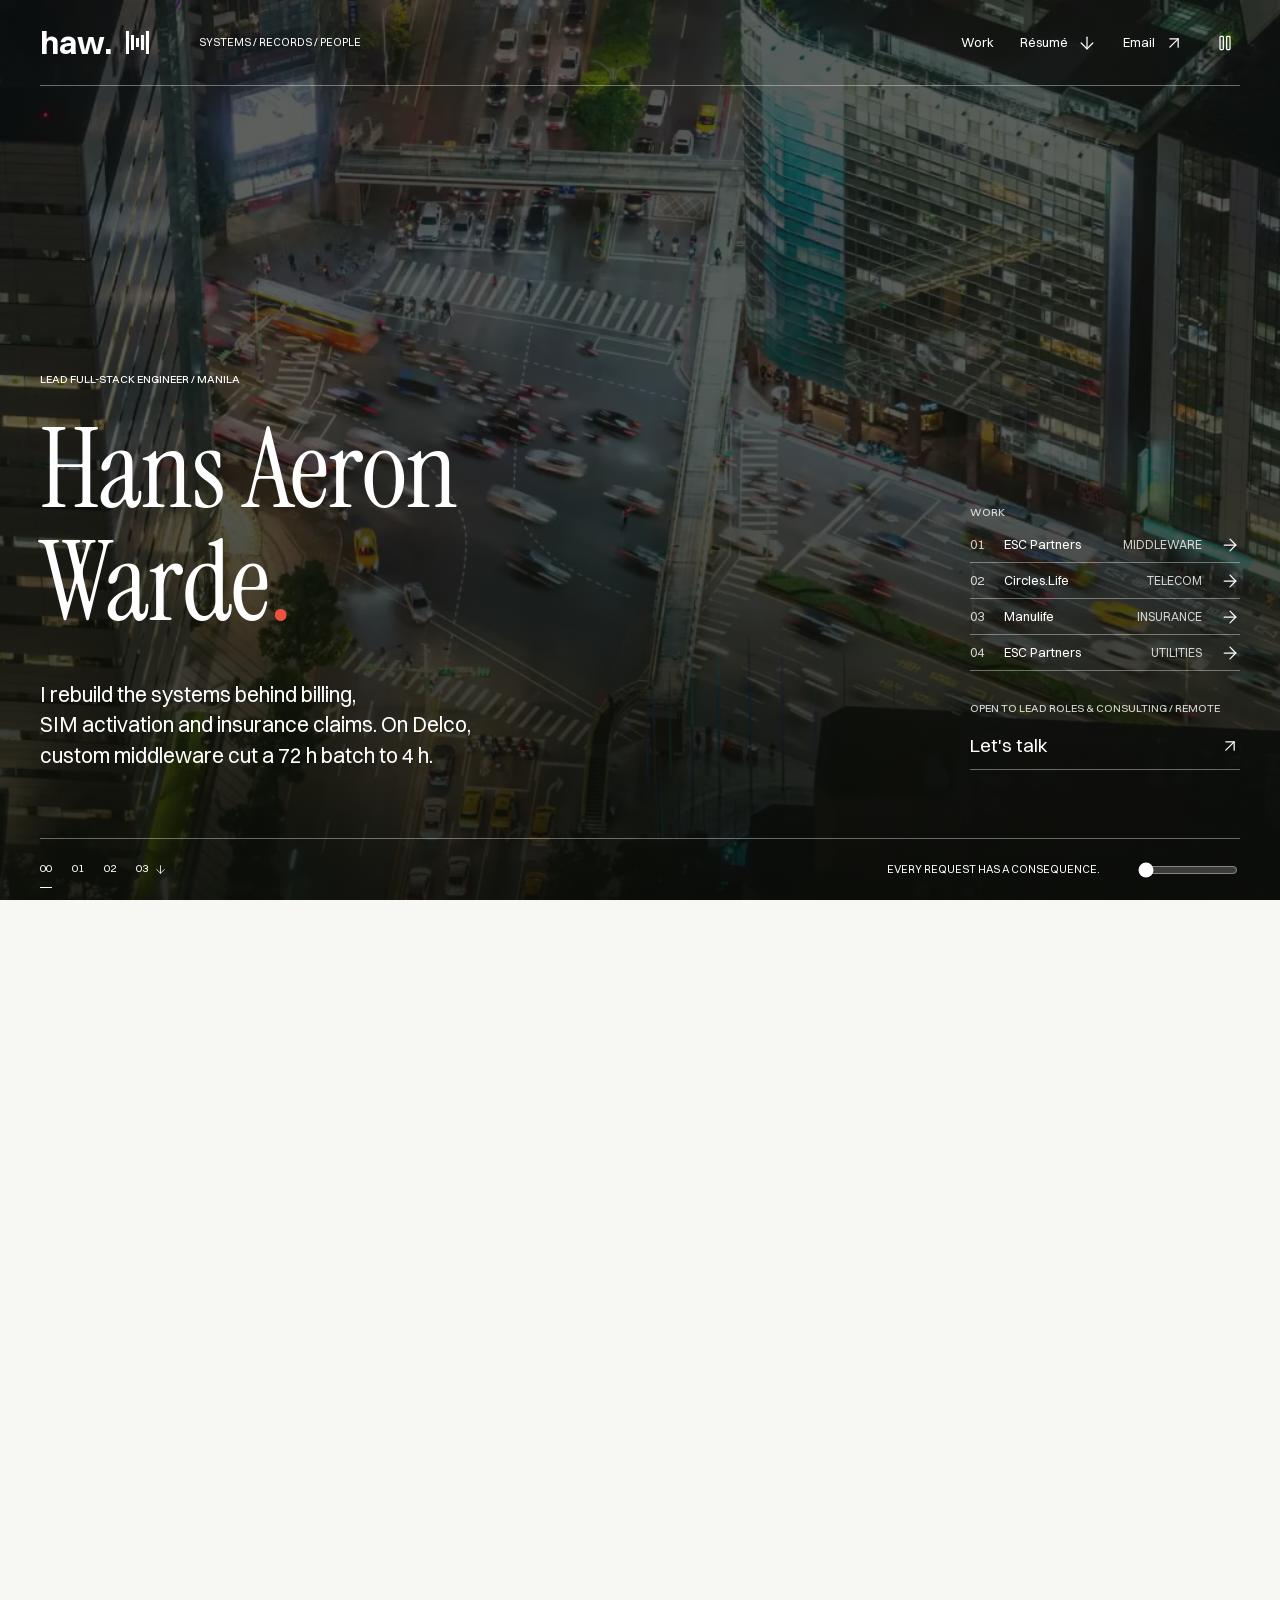
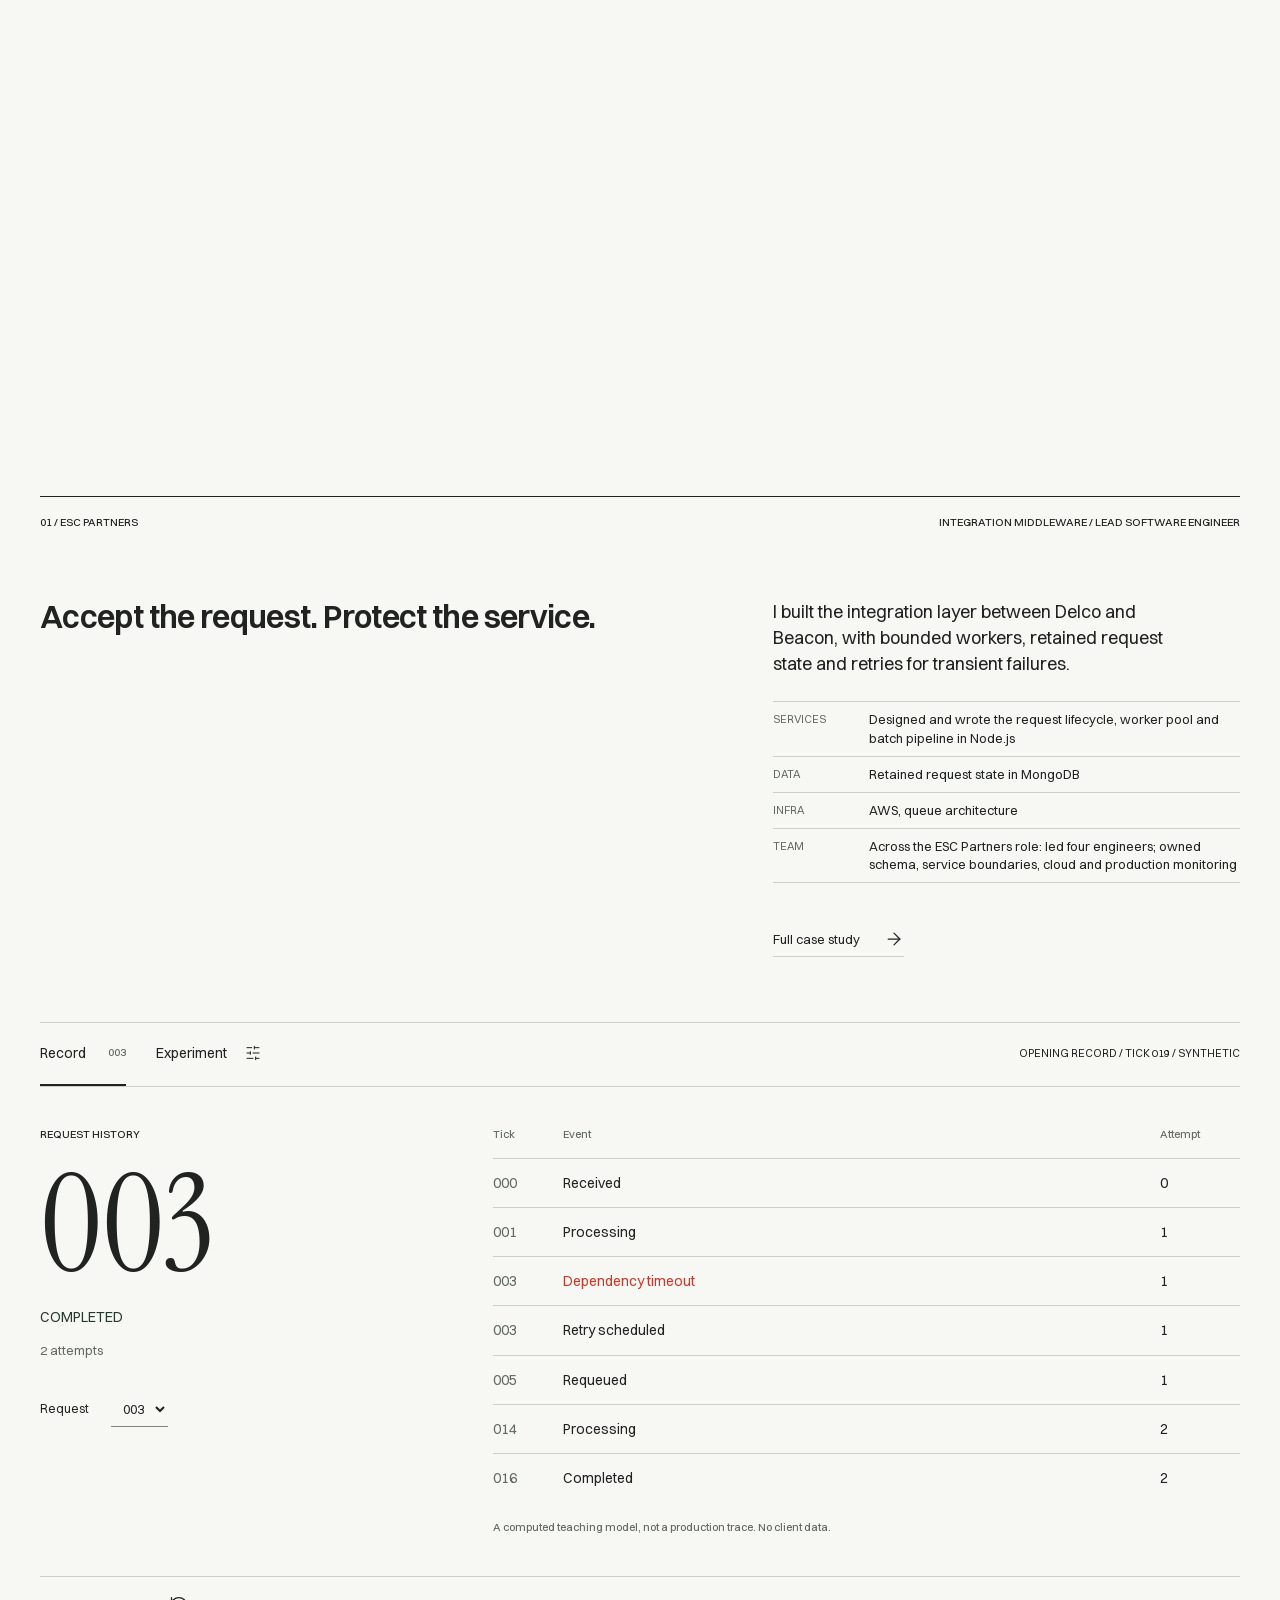
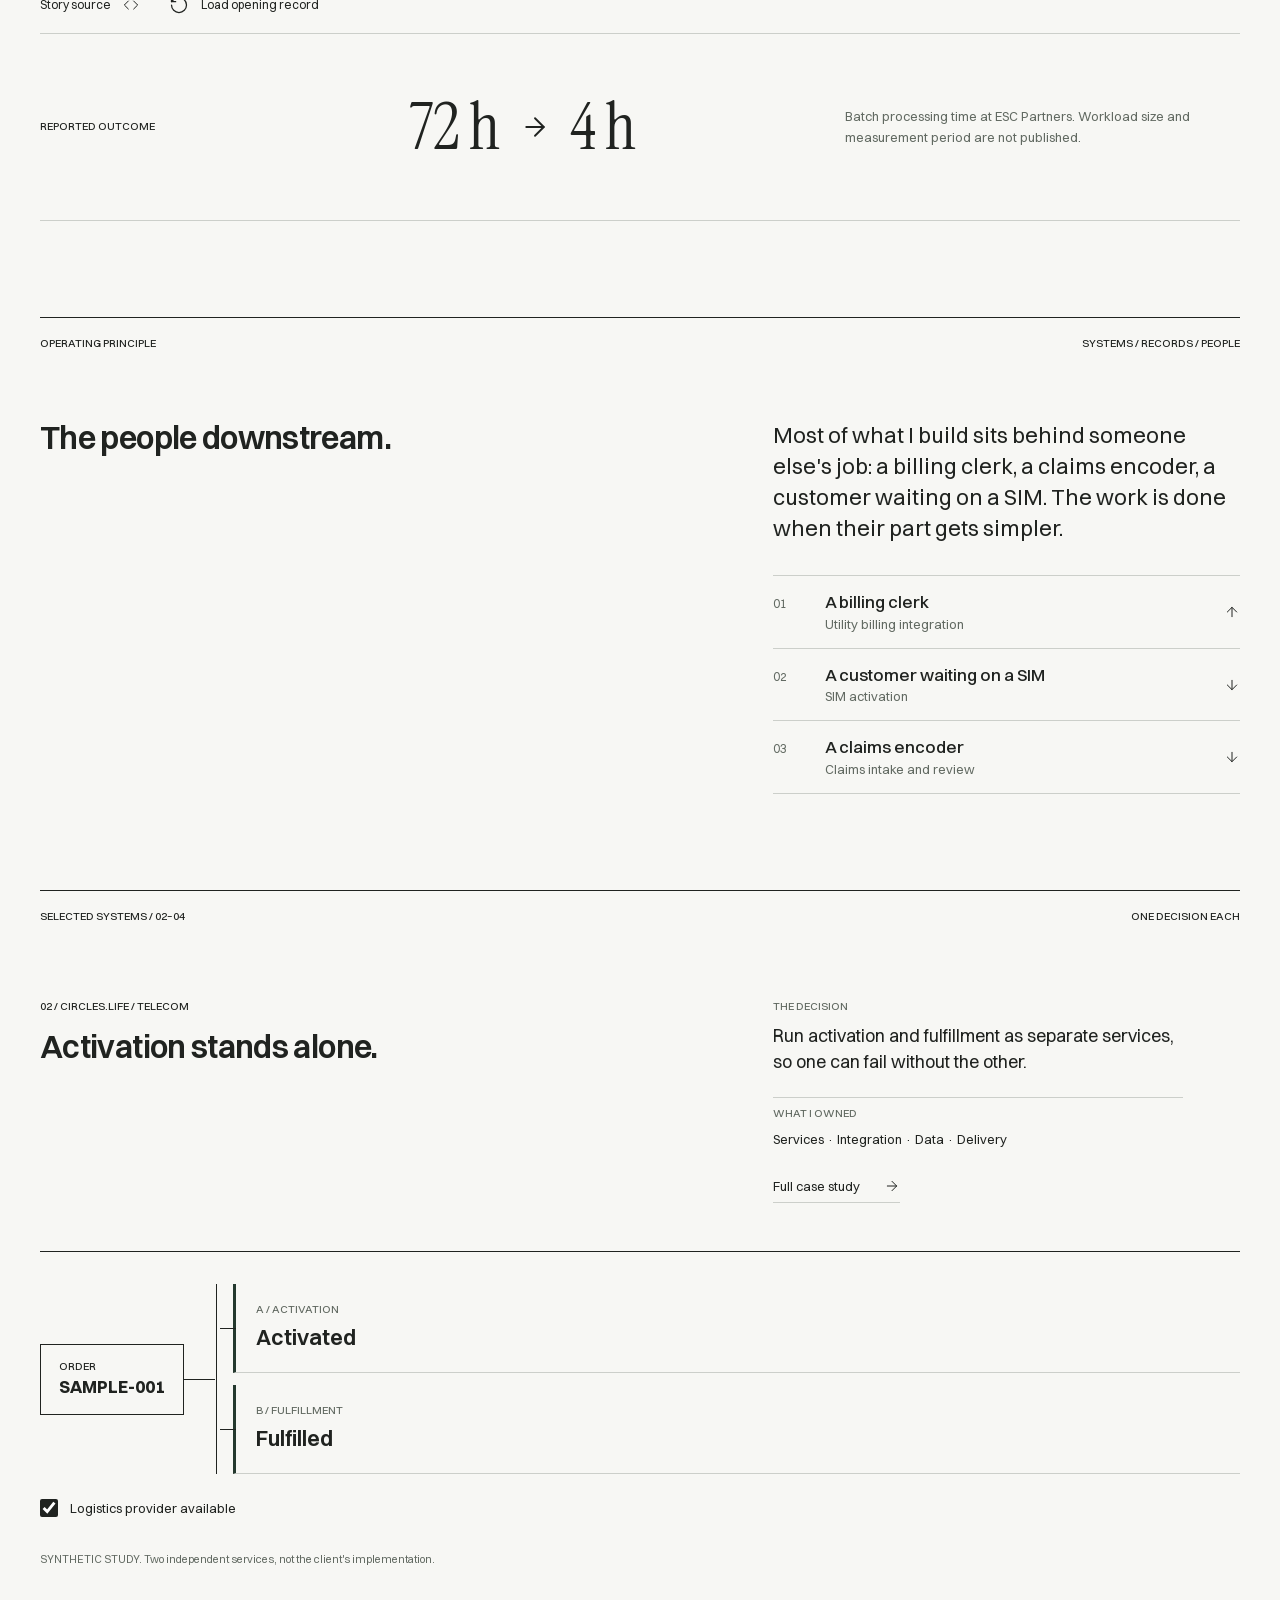
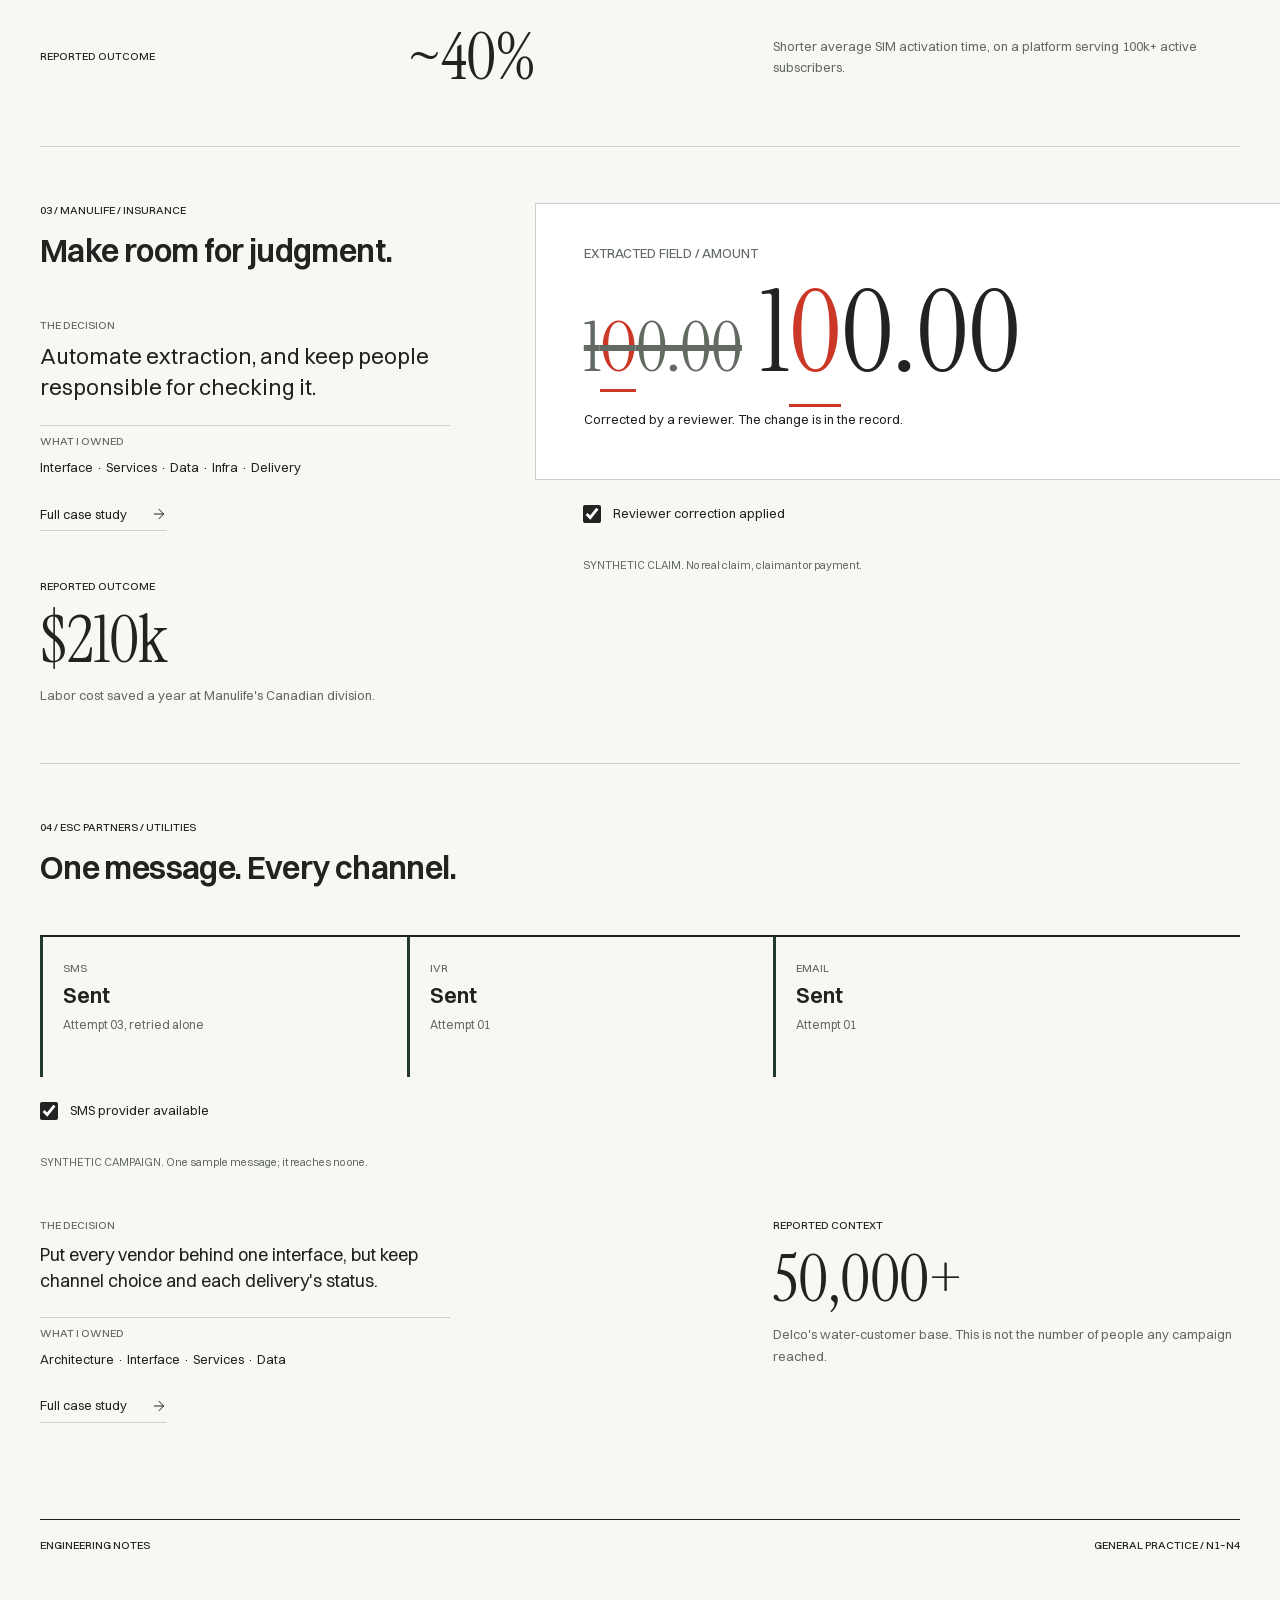
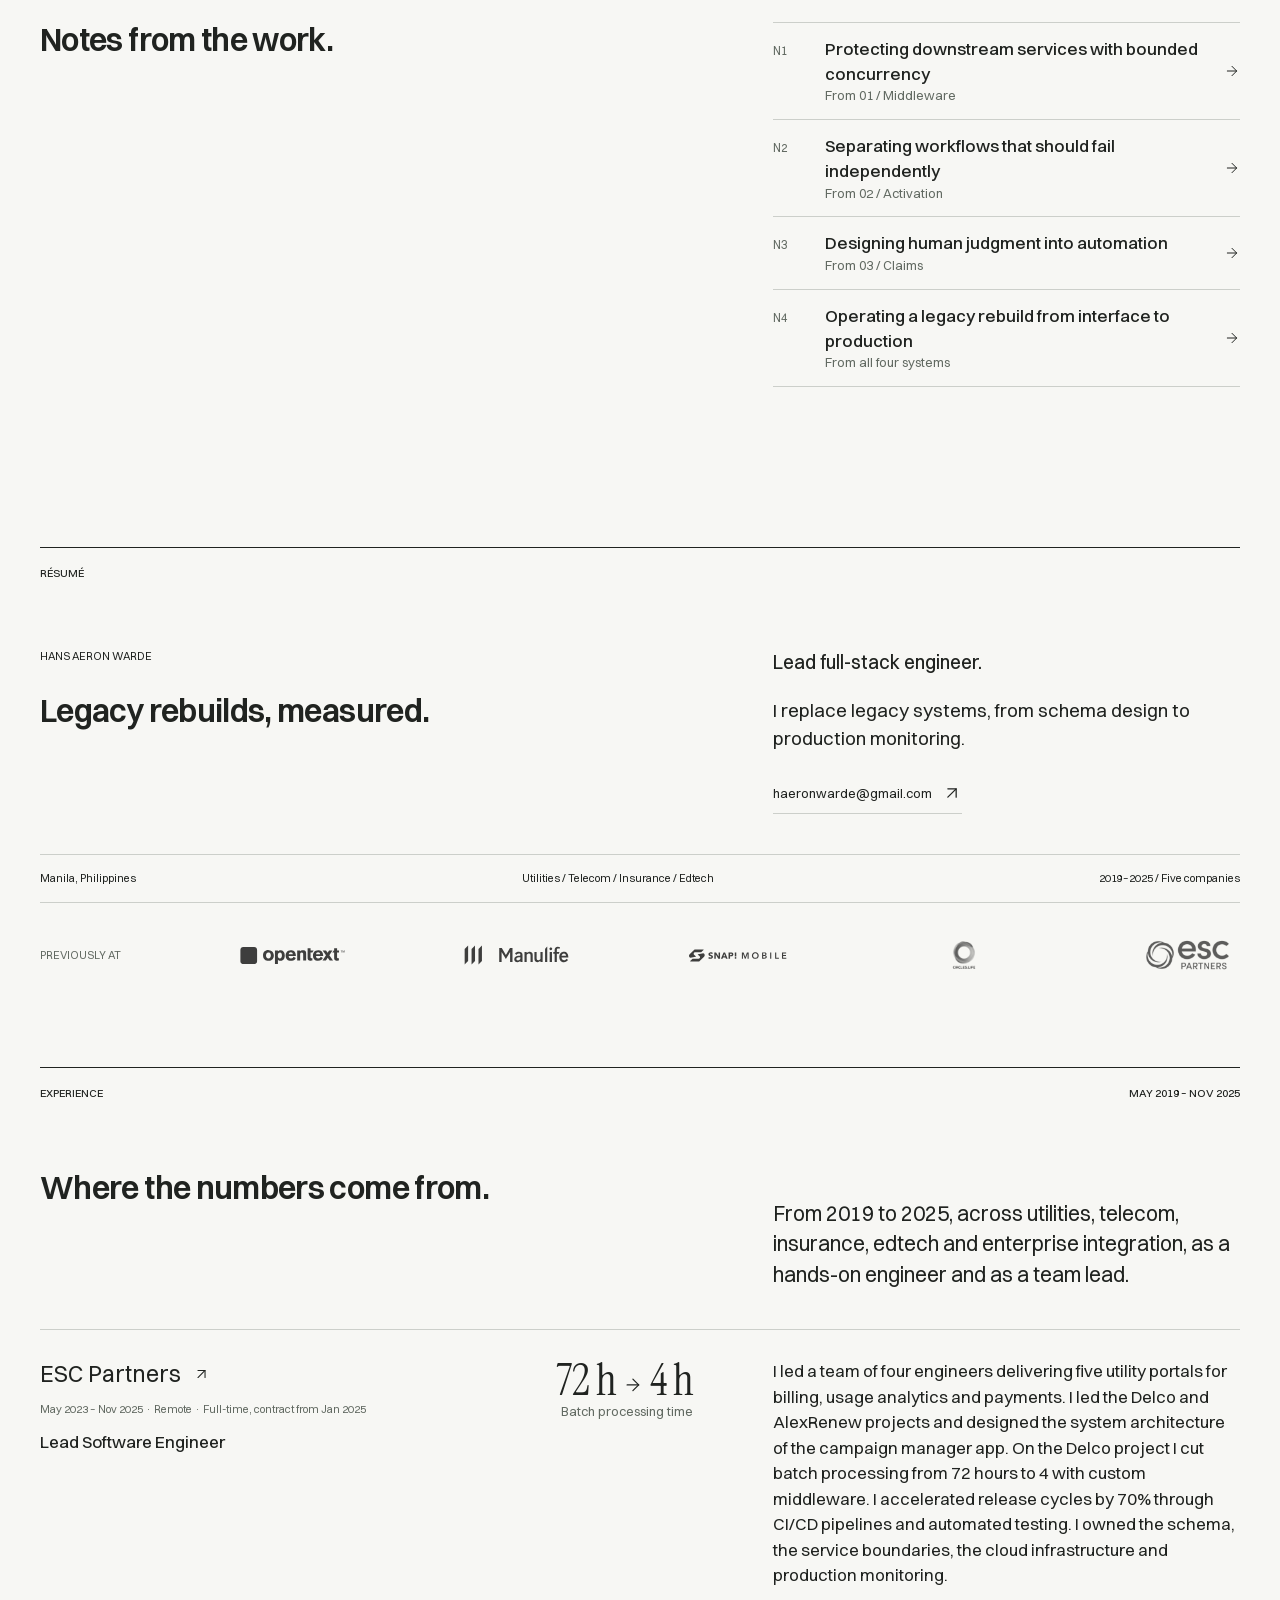
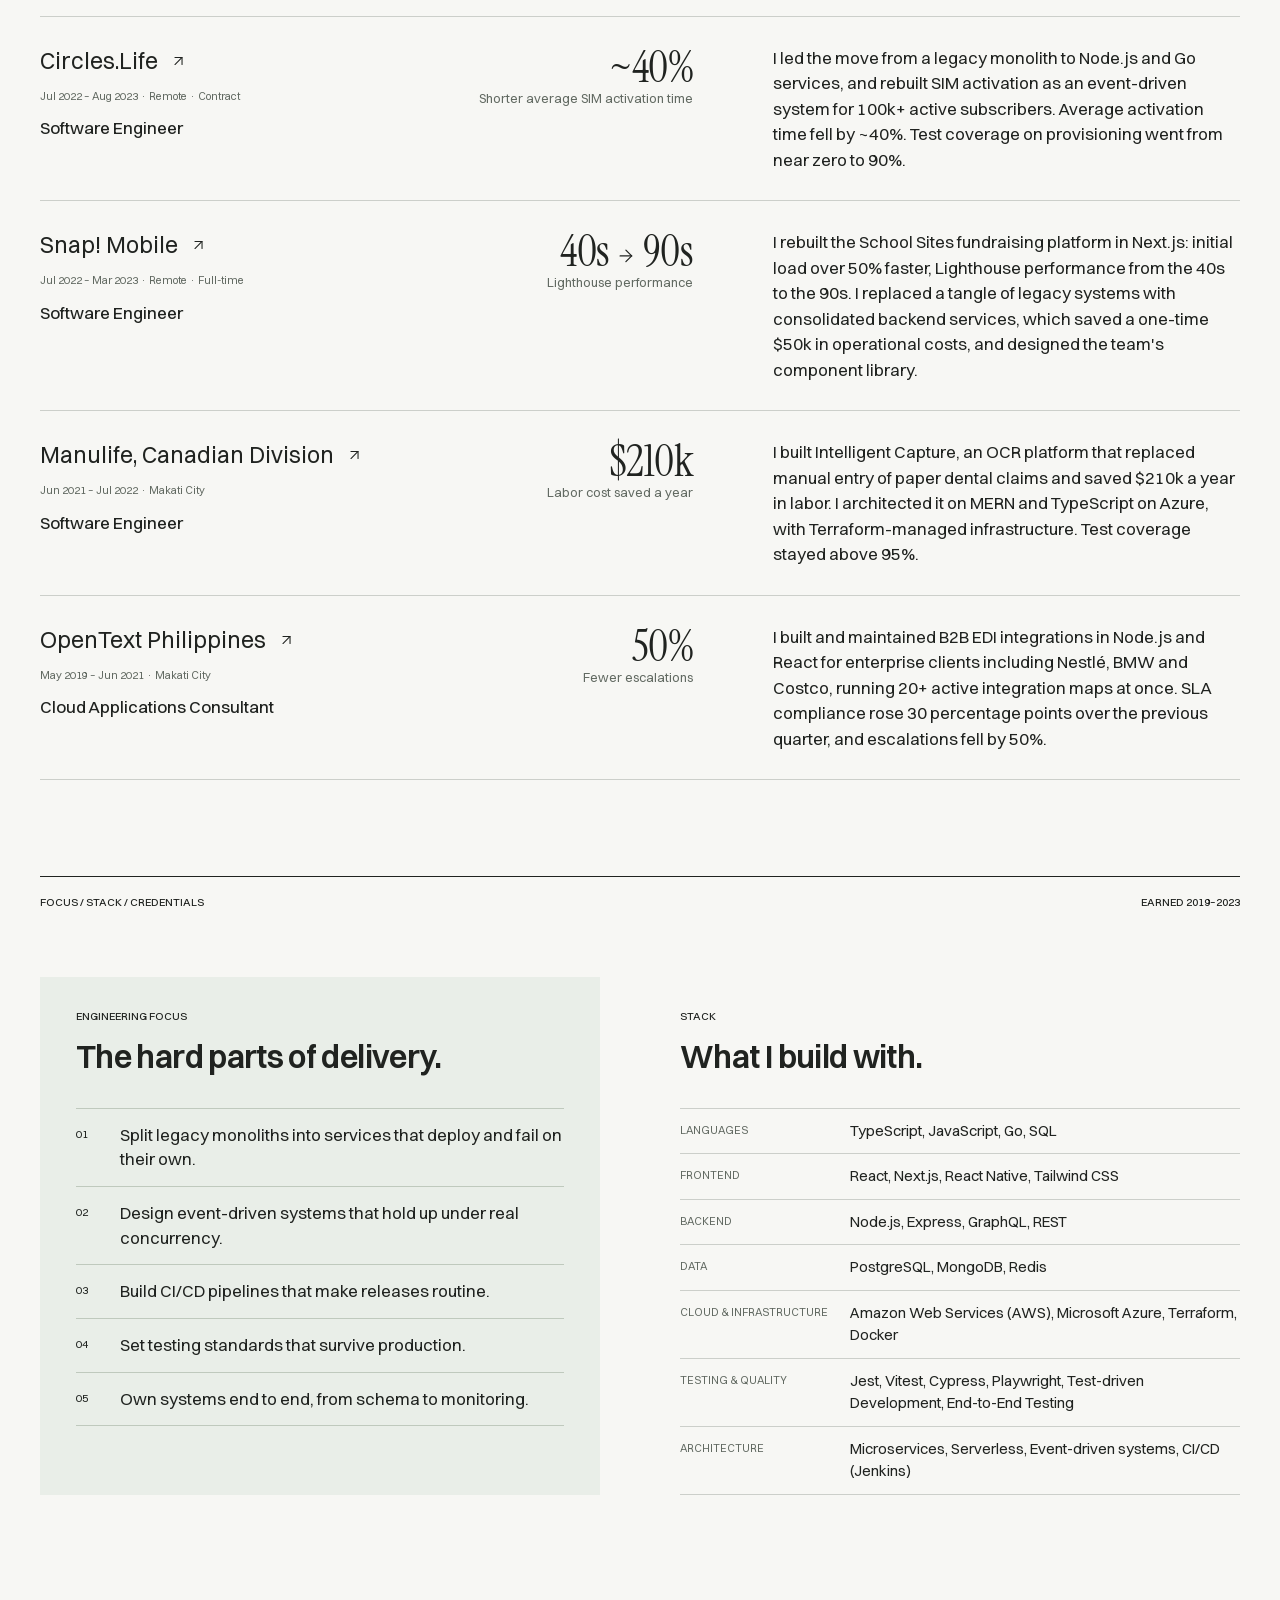
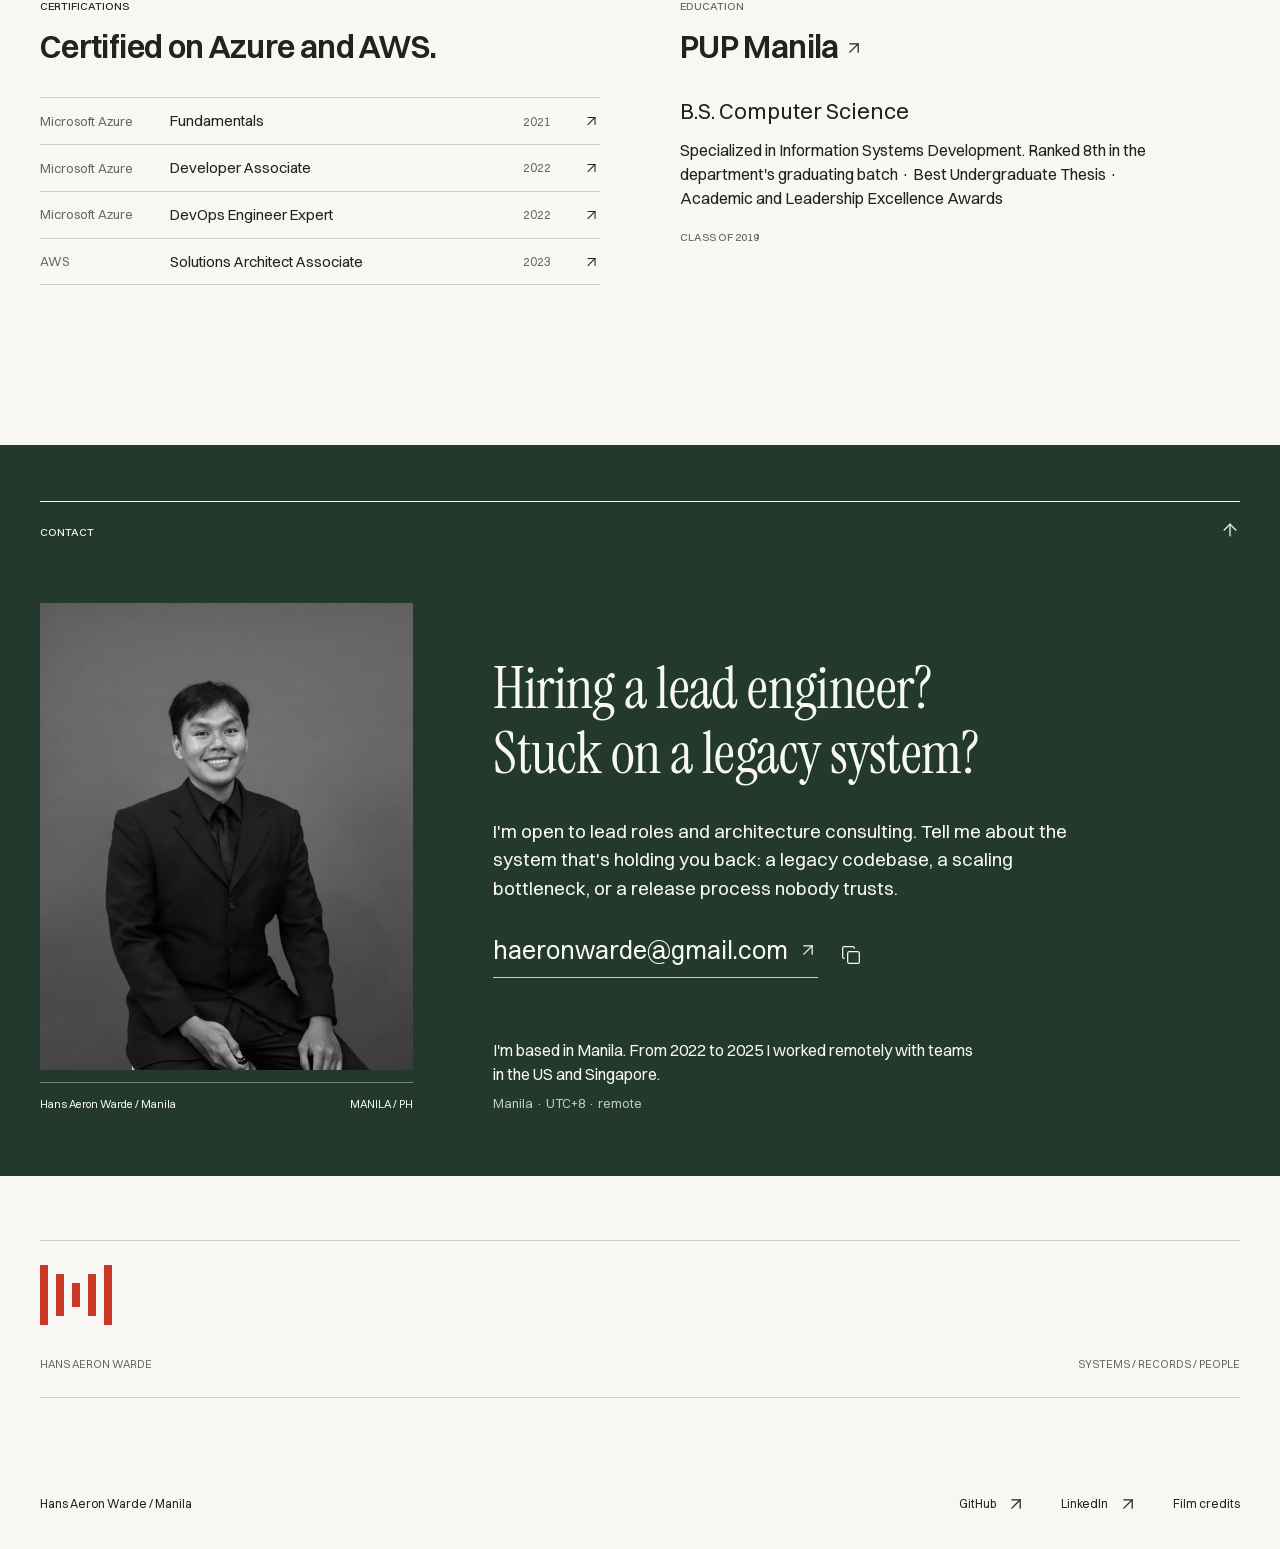
<file: index.html>
<!doctype html>

<html lang="en">
  <head>
    <meta charset="utf-8" />
    <meta name="viewport" content="width=device-width,initial-scale=1" />
    <title>Hans Aeron Warde &#8211; Lead Full-Stack Engineer, Manila</title>
    <meta
      name="description"
      content="Lead full-stack engineer in Manila, open to lead roles and architecture consulting. Batch processing cut from 72 hours to 4; $210k a year saved on claims."
    />
    <meta name="theme-color" content="#f7f7f4" />
    <link rel="canonical" href="https://hansaeronwarde.github.io/" />
    <link rel="icon" href="assets/favicon.svg" type="image/svg+xml" />
    <link rel="apple-touch-icon" href="assets/apple-touch-icon.png" />
    <meta property="og:type" content="website" />
    <meta
      property="og:title"
      content="Hans Aeron Warde &#8211; I rebuild billing, SIM activation and claims systems"
    />
    <meta
      property="og:description"
      content="Batch processing cut from 72 hours to 4. SIM activation time ~40% shorter for 100k+ active subscribers. $210k a year saved on claims intake. Open to lead roles and architecture consulting."
    />
    <meta property="og:url" content="https://hansaeronwarde.github.io/" />
    <meta
      property="og:image"
      content="https://hansaeronwarde.github.io/assets/headshot.jpg"
    />
    <meta property="og:image:alt" content="Portrait of Hans Aeron Warde" />
    <meta name="twitter:card" content="summary" />
    <meta
      name="twitter:title"
      content="Hans Aeron Warde &#8211; I rebuild billing, SIM activation and claims systems"
    />
    <meta
      name="twitter:description"
      content="Batch processing cut from 72 hours to 4. SIM activation time ~40% shorter for 100k+ active subscribers. $210k a year saved on claims intake. Open to lead roles and architecture consulting."
    />
    <link
      rel="preload"
      href="assets/portfolio/fonts/InstrumentSerif-Regular.woff2"
      as="font"
      type="font/woff2"
      crossorigin
    />
    <link
      rel="preload"
      href="assets/portfolio/fonts/Switzer-Variable.woff2"
      as="font"
      type="font/woff2"
      crossorigin
    />
    <link
      rel="preload"
      href="assets/portfolio/media/poster.avif"
      as="image"
      type="image/avif"
      media="not all and (max-width:600px)"
    />
    <link
      rel="preload"
      href="assets/portfolio/media/poster-mobile.avif"
      as="image"
      type="image/avif"
      media="(max-width:600px)"
    />
    <link rel="stylesheet" href="assets/portfolio/study.css" />
    <link rel="stylesheet" href="assets/portfolio/supporting.css" />
    <link rel="stylesheet" href="assets/portfolio/resume.css" />
    <link rel="stylesheet" href="components.css" />
    <link rel="stylesheet" href="d20.css" />
    <script defer src="d20.js"></script>
    <script defer src="assets/portfolio/vendor/gsap.min.js"></script>
    <script
      defer
      src="assets/portfolio/vendor/ScrollTrigger.min.js"
    ></script>
    <script defer src="assets/portfolio/vendor/lucide.min.js"></script>
    <script defer src="assets/portfolio/queue-model.js"></script>
    <script defer src="assets/portfolio/narrative.js"></script>
    <script defer src="assets/portfolio/study.js"></script>
    <script type="application/ld+json">
      {
        "@context": "https://schema.org",
        "@type": "Person",
        "name": "Hans Aeron Warde",
        "url": "https://hansaeronwarde.github.io/",
        "image": "https://hansaeronwarde.github.io/assets/headshot.jpg",
        "jobTitle": "Lead Full-Stack Engineer",
        "description": "Lead full-stack engineer in Manila. I rebuild the systems behind billing, SIM activation and insurance claims. Open to lead roles and architecture consulting.",
        "sameAs": [
          "https://github.com/hansaeronwarde",
          "https://linkedin.com/in/hansaeronwarde"
        ],
        "alumniOf": {
          "@type": "CollegeOrUniversity",
          "name": "Polytechnic University of the Philippines"
        }
      }
    </script>
  </head>
  <body class="static-story">
    <a class="skip" href="#study">Skip to request study</a>
    <header id="navigation" class="paper">
      <a
        class="signature"
        href="#top"
        aria-label="haw. Hans Aeron Warde, back to top"
        >haw.<span class="mark" aria-hidden="true"
          ><i></i><i></i><i></i><i></i><i></i></span
      ></a>
      <span class="header-note">SYSTEMS / RECORDS / PEOPLE</span>
      <nav aria-label="Primary">
        <a href="cases.html">Work</a>
        <a href="#resume"
          >R&#233;sum&#233; <i data-lucide="arrow-down" aria-hidden="true"></i
        ></a>
        <a href="mailto:haeronwarde@gmail.com" aria-label="Email Hans"
          >Email <i data-lucide="arrow-up-right" aria-hidden="true"></i></a
        >
        <button
          id="motion-toggle"
          class="icon"
          type="button"
          aria-label="Reduce motion"
          hidden
        >
          <i data-lucide="pause" aria-hidden="true"></i>
        </button>
      </nav>
    </header>
    <main id="top">
      <section id="story" aria-labelledby="name">
        <div class="stage">
          <div class="footage" aria-hidden="true">
            <picture
              ><source
                media="(max-width:600px)"
                srcset="assets/portfolio/media/poster-mobile.avif"
                type="image/avif" /><source
                media="(max-width:600px)"
                srcset="assets/portfolio/media/poster-mobile.jpg" /><source
                srcset="assets/portfolio/media/poster.avif"
                type="image/avif" />
              <img src="assets/portfolio/media/poster.jpg" alt=""
            /></picture>
            <video
              id="film"
              muted
              playsinline
              preload="none"
              aria-hidden="true"
            ></video>
            <div class="shade"></div>
          </div>
          <div class="identity">
            <span class="eyebrow">LEAD FULL-STACK ENGINEER / MANILA</span>
            <h1 id="name">
              Hans Aeron<br />
              Warde<span>.</span>
            </h1>
            <div class="identity-bottom">
              <p>
                I rebuild the systems behind billing,<br class="desktop" />
                SIM activation and insurance claims.
                <span class="hero-result">On Delco, custom middleware cut a 72&#160;h batch to&#160;4&#160;h.</span>
              </p>
              <div class="arrival">
                <nav class="arrival-index" aria-label="Case studies">
                  <span class="eyebrow">WORK</span
                  ><a href="work/integration-middleware.html"
                    ><span>01</span>ESC Partners<small>MIDDLEWARE</small
                    ><i data-lucide="arrow-right" aria-hidden="true"></i></a
                  ><a href="work/sim-activation.html"
                    ><span>02</span>Circles.Life<small>TELECOM</small
                    ><i data-lucide="arrow-right" aria-hidden="true"></i></a
                  ><a href="work/claims-intake.html"
                    ><span>03</span>Manulife<small>INSURANCE</small
                    ><i data-lucide="arrow-right" aria-hidden="true"></i></a
                  ><a href="work/campaign-delivery.html"
                    ><span>04</span>ESC Partners<small>UTILITIES</small
                    ><i data-lucide="arrow-right" aria-hidden="true"></i
                  ></a>
                </nav>
                <span class="eyebrow">OPEN TO LEAD ROLES &amp; CONSULTING / REMOTE</span
                ><a href="mailto:haeronwarde@gmail.com"
                  >Let's talk
                  <i data-lucide="arrow-up-right" aria-hidden="true"></i
                ></a>
              </div>
            </div>
          </div>
          <div class="system-scene" aria-hidden="true">
            <div class="scene-heading">
              <span class="eyebrow">A REQUEST / A BOUNDARY / A RECORD</span>
              <h2 id="scene-title">Work continues.</h2>
            </div>
            <div class="worker-tracks">
              <div class="lane">
                <span>01 / WORKER</span><b data-worker="1">Idle</b><i></i>
              </div>
              <div class="lane">
                <span>02 / WORKER</span><b data-worker="2">Idle</b><i></i>
              </div>
              <div class="lane">
                <span>03 / WORKER</span><b data-worker="3">Idle</b><i></i>
              </div>
              <div class="lane">
                <span>04 / WORKER</span><b data-worker="4">Idle</b><i></i>
              </div>
              <div class="lane">
                <span>05 / WORKER</span><b data-worker="5">Idle</b><i></i>
              </div>
            </div>
            <div class="scene-foot">
              <span id="scene-count">24 REQUESTS / 5 WORKERS</span
              ><span>SYNTHETIC STUDY / VIRTUAL TICKS</span>
            </div>
          </div>
          <div class="paper-surface" aria-hidden="true">
            <span class="eyebrow">NOTHING DISAPPEARS.</span>
            <h2>A record <br />remains.</h2>
            <p>The same request.<br />Every transition accounted for.</p>
          </div>
          <article class="subject" id="subject" aria-labelledby="subject-label">
            <div class="subject-top">
              <span id="subject-label">REQUEST / <b>003</b></span
              ><span id="subject-state">COMPLETED</span>
            </div>
            <div class="subject-number" aria-hidden="true">
              003<span id="subject-glyph"
                ><i data-lucide="arrow-right"></i
              ></span>
            </div>
            <div class="subject-summary">
              <span id="subject-attempt">2 ATTEMPTS</span
              ><span id="subject-tick">TICK 019</span>
            </div>
            <ol id="story-history" class="event-list">
              <li data-event="received"><span>000</span><span>Received</span></li>
              <li data-event="processing"><span>001</span><span>Processing</span></li>
              <li data-event="dependency_timeout"><span>003</span><span>Dependency timeout</span></li>
              <li data-event="retry_scheduled"><span>003</span><span>Retry scheduled</span></li>
              <li data-event="requeued"><span>005</span><span>Requeued</span></li>
              <li data-event="processing"><span>014</span><span>Processing</span></li>
              <li data-event="completed"><span>016</span><span>Completed</span></li>
            </ol>
            <div class="subject-bottom">
              <span>SYNTHETIC RECORD</span
              ><a id="inspect" href="#record"
                >Inspect request
                <i data-lucide="arrow-down-right" aria-hidden="true"></i
              ></a>
            </div>
          </article>
          <div class="film-tools">
            <div class="chapters" role="group" aria-label="Story chapters">
              <button
                type="button"
                data-progress="0"
                aria-label="00 Introduction"
                aria-current="step"
              >
                00</button
              ><button
                type="button"
                data-progress="0.33"
                aria-label="01 Processing"
              >
                01</button
              ><button
                type="button"
                data-progress="0.54"
                aria-label="02 Retry and recovery"
              >
                02</button
              ><button
                type="button"
                data-progress="1"
                aria-label="03 Completed record"
              >
                03 <i data-lucide="arrow-down" aria-hidden="true"></i>
              </button>
            </div>
            <span id="story-caption">EVERY REQUEST HAS A CONSEQUENCE.</span>
            <input
              id="story-progress"
              type="range"
              min="0"
              max="100"
              step="0.1"
              value="0"
              aria-label="Story position"
            />
          </div>
        </div>
      </section>
      <section class="study" id="study" aria-labelledby="study-title">
        <div class="section-rule">
          <span>01 / ESC PARTNERS</span><span>INTEGRATION MIDDLEWARE / LEAD SOFTWARE ENGINEER</span>
        </div>
        <div class="study-heading">
          <h2 id="study-title" class="heading" tabindex="-1">
            Accept the request. Protect the service.
          </h2>
          <div>
            <p>
              I built the integration layer between Delco and Beacon, with
              bounded workers, retained request state and retries for transient
              failures.
            </p>
            <dl class="layers" aria-label="What I owned, by layer">
              <div><dt>Services</dt><dd>Designed and wrote the request lifecycle, worker pool and batch pipeline in Node.js</dd></div>
              <div><dt>Data</dt><dd>Retained request state in MongoDB</dd></div>
              <div><dt>Infra</dt><dd>AWS, queue architecture</dd></div>
              <div><dt>Team</dt><dd>Across the ESC Partners role: led four engineers; owned schema, service boundaries, cloud and production monitoring</dd></div>
            </dl>
            <a href="work/integration-middleware.html"
              >Full case study
              <i data-lucide="arrow-right" aria-hidden="true"></i
            ></a>
          </div>
        </div>
        <div class="lab-bar" id="record">
          <div
            class="segmented"
            role="tablist"
            aria-label="Request study"
            data-enhance
            hidden
          >
            <button
              type="button"
              role="tab"
              id="trace-tab"
              aria-selected="true"
              aria-controls="trace-panel"
            >
              Record <sup>003</sup></button
            ><button
              type="button"
              role="tab"
              id="experiment-tab"
              aria-selected="false"
              aria-controls="experiment-panel"
              tabindex="-1"
            >
              Experiment
              <i data-lucide="sliders-horizontal" aria-hidden="true"></i>
            </button>
          </div>
          <span id="session-source">SYNTHETIC STUDY / VIRTUAL TICKS</span>
        </div>
        <div id="trace-panel" role="tabpanel" aria-labelledby="trace-tab">
          <div class="trace-layout">
            <div class="trace-identity">
              <span class="eyebrow">REQUEST HISTORY</span
              ><strong id="trace-number">003</strong
              ><span id="trace-state">COMPLETED</span
              ><span id="trace-attempts">2 attempts</span
              ><label data-enhance hidden
                >Request
                <select
                  id="request-select"
                  aria-label="Selected request"
                ></select
              ></label>
            </div>
            <div class="trace-events">
              <table>
                <caption class="sr-only">
                  Selected request event history in virtual ticks
                </caption>
                <thead>
                  <tr>
                    <th scope="col">Tick</th>
                    <th scope="col">Event</th>
                    <th scope="col">Attempt</th>
                  </tr>
                </thead>
                <tbody id="trace-body">
                  <tr data-event="received">
                    <td>000</td>
                    <td>Received</td>
                    <td>0</td>
                  </tr>
                  <tr data-event="processing">
                    <td>001</td>
                    <td>Processing</td>
                    <td>1</td>
                  </tr>
                  <tr data-event="dependency_timeout">
                    <td>003</td>
                    <td>Dependency timeout</td>
                    <td>1</td>
                  </tr>
                  <tr data-event="retry_scheduled">
                    <td>003</td>
                    <td>Retry scheduled</td>
                    <td>1</td>
                  </tr>
                  <tr data-event="requeued">
                    <td>005</td>
                    <td>Requeued</td>
                    <td>1</td>
                  </tr>
                  <tr data-event="processing">
                    <td>014</td>
                    <td>Processing</td>
                    <td>2</td>
                  </tr>
                  <tr data-event="completed">
                    <td>016</td>
                    <td>Completed</td>
                    <td>2</td>
                  </tr>
                </tbody>
              </table>
              <p class="scope">
                A computed teaching model, not a production trace. No client
                data.
              </p>
            </div>
          </div>
        </div>
        <div
          id="experiment-panel"
          role="tabpanel"
          aria-labelledby="experiment-tab"
          hidden
        >
          <div class="lab-controls">
            <div class="field"
              ><span id="workers-label">Workers</span>
              <output id="worker-value" for="workers" aria-live="off">5</output
              ><input
                id="workers"
                aria-labelledby="workers-label"
                type="range"
                min="1"
                max="8"
                value="5" /></div
            ><div class="field"
              ><span id="capacity-label">Downstream capacity</span>
              <output id="capacity-value" for="capacity" aria-live="off">5</output
              ><input
                id="capacity"
                aria-labelledby="capacity-label"
                type="range"
                min="1"
                max="8"
                value="5" /></div
            ><label class="checkbox"
              ><input id="errors" type="checkbox" checked /> Transient
              errors</label
            >
            <div class="transport">
              <button
                type="button"
                class="icon"
                id="run"
                aria-label="Run batch"
              >
                <i data-lucide="play" aria-hidden="true"></i></button
              ><button
                type="button"
                class="icon"
                id="step"
                aria-label="Advance experiment one tick"
              >
                <i data-lucide="step-forward" aria-hidden="true"></i></button
              ><button
                type="button"
                class="icon"
                id="reset"
                aria-label="Reset experiment"
              >
                <i data-lucide="rotate-ccw" aria-hidden="true"></i>
              </button>
            </div>
          </div>
          <div class="metrics">
            <div>
              <strong data-count="queued">24</strong><span>Waiting</span>
            </div>
            <div>
              <strong data-count="processing">0</strong><span>In flight</span>
            </div>
            <div>
              <strong data-count="retrying">0</strong><span>Retry wait</span>
            </div>
            <div>
              <strong data-count="completed">0</strong><span>Completed</span>
            </div>
            <div><strong data-count="failed">0</strong><span>Failed</span></div>
          </div>
          <div class="register-label">
            <span>REQUEST REGISTER</span><span id="lab-tick">TICK 000</span>
          </div>
          <div id="requests" role="group" aria-label="Synthetic requests"></div>
          <p class="scope" id="lab-result">
            Five workers. Five downstream slots.
          </p>
        </div>
        <div class="study-footer">
          <a href="assets/portfolio/narrative.js"
            >Story source <i data-lucide="code" aria-hidden="true"></i></a
          ><button type="button" id="restart" data-enhance hidden>
            <i data-lucide="rotate-ccw" aria-hidden="true"></i> Load opening
            record</button
          ><span id="status" role="status" aria-live="polite"></span>
        </div>
        <div class="reported">
          <span class="eyebrow">REPORTED OUTCOME</span
          ><strong
            >72 h <i data-lucide="arrow-right" aria-hidden="true"></i><span class="sr-only">to</span> 4
            h</strong
          >
          <p>
            Batch processing time at ESC Partners. Workload size and measurement
            period are not published.
          </p>
        </div>
      </section>
      <section class="principle" id="principle" aria-labelledby="principle-heading">
        <div class="section-rule">
          <span>OPERATING PRINCIPLE</span><span>SYSTEMS / RECORDS / PEOPLE</span>
        </div>
        <div class="principle-body">
          <h2 id="principle-heading" class="heading">The people downstream.</h2>
          <div>
            <p class="principle-lead">
              Most of what I build sits behind someone else&#x27;s job: a
              billing clerk, a claims encoder, a customer waiting on a SIM. The
              work is done when their part gets simpler.
            </p>
            <ol class="principle-people">
              <li>
                <a href="#study"
                  ><span>01</span><strong>A billing clerk</strong
                  ><small>Utility billing integration</small
                  ><i data-lucide="arrow-up" aria-hidden="true"></i
                ></a>
              </li>
              <li>
                <a href="#telecom"
                  ><span>02</span><strong>A customer waiting on a SIM</strong
                  ><small>SIM activation</small
                  ><i data-lucide="arrow-down" aria-hidden="true"></i
                ></a>
              </li>
              <li>
                <a href="#claims"
                  ><span>03</span><strong>A claims encoder</strong
                  ><small>Claims intake and review</small
                  ><i data-lucide="arrow-down" aria-hidden="true"></i
                ></a>
              </li>
            </ol>
          </div>
        </div>
      </section>

      <section class="systems" id="systems" aria-labelledby="systems-heading">
        <div class="section-rule">
          <span>SELECTED SYSTEMS / 02&#8211;04</span><span>ONE DECISION EACH</span>
        </div>
        <h2 id="systems-heading" class="sr-only">More selected systems</h2>

        <article class="preview preview-lanes" id="telecom" aria-labelledby="telecom-title" data-preview data-ok="true">
          <div class="preview-head">
            <span class="eyebrow">02 / CIRCLES.LIFE / TELECOM</span>
            <h3 id="telecom-title" class="heading" tabindex="-1">Activation stands alone.</h3>
          </div>
          <div class="preview-copy">
            <p class="decision">
              <span class="eyebrow">THE DECISION</span>
              Run activation and fulfillment as separate services, so one can
              fail without the other.
            </p>
            <p class="owned"><span class="eyebrow">WHAT I OWNED</span> Services &#183; Integration &#183; Data &#183; Delivery</p>
            <a class="case-link" href="work/sim-activation.html"
              >Full case study <i data-lucide="arrow-right" aria-hidden="true"></i
            ></a>
          </div>
          <figure class="preview-model split" aria-labelledby="telecom-caption">
            <div class="split-origin">
              <span class="eyebrow">ORDER</span><strong>SAMPLE-001</strong>
            </div>
            <div class="split-lanes" aria-live="polite">
              <div class="branch" data-state="done">
                <span class="eyebrow">A / ACTIVATION</span><strong>Activated</strong>
              </div>
              <div class="branch" data-when="ok" data-state="done">
                <span class="eyebrow">B / FULFILLMENT</span><strong>Fulfilled</strong>
              </div>
              <div class="branch" data-when="fail" data-state="wait">
                <span class="eyebrow">B / FULFILLMENT</span><strong>Waiting: provider unavailable</strong>
              </div>
            </div>
            <label class="checkbox" data-enhance hidden
              ><input type="checkbox" checked data-toggle /> Logistics provider available</label
            >
            <figcaption id="telecom-caption">
              SYNTHETIC STUDY. Two independent services, not the client&#x27;s
              implementation.
            </figcaption>
          </figure>
          <div class="reported">
            <span class="eyebrow">REPORTED OUTCOME</span><strong>~40%</strong>
            <p>
              Shorter average SIM activation time, on a platform serving 100k+ active
              subscribers.
            </p>
          </div>
        </article>

        <article class="preview preview-crop" id="claims" aria-labelledby="claims-title" data-preview data-ok="true">
          <div class="preview-head">
            <span class="eyebrow">03 / MANULIFE / INSURANCE</span>
            <h3 id="claims-title" class="heading" tabindex="-1">Make room for judgment.</h3>
          </div>
          <div class="preview-copy">
            <p class="decision">
              <span class="eyebrow">THE DECISION</span>
              Automate extraction, and keep people responsible for checking it.
            </p>
            <p class="owned"><span class="eyebrow">WHAT I OWNED</span> Interface &#183; Services &#183; Data &#183; Infra &#183; Delivery</p>
            <a class="case-link" href="work/claims-intake.html"
              >Full case study <i data-lucide="arrow-right" aria-hidden="true"></i
            ></a>
          </div>
          <figure class="preview-model crop" aria-labelledby="claims-caption">
            <div class="crop-field" aria-live="polite">
              <span class="eyebrow">EXTRACTED FIELD / AMOUNT</span>
              <div data-when="fail">
                <b class="read">1<mark>O</mark>0.00</b>
                <span>Review required: ambiguous character</span>
              </div>
              <div data-when="ok">
                <b class="read"><s><span class="sr-only">Read as </span>1<mark>O</mark>0.00</s> <span class="sr-only">, corrected to </span>1<mark>0</mark>0.00</b>
                <span>Corrected by a reviewer. The change is in the record.</span>
              </div>
            </div>
            <label class="checkbox" data-enhance hidden
              ><input type="checkbox" checked data-toggle /> Reviewer correction applied</label
            >
            <figcaption id="claims-caption">
              SYNTHETIC CLAIM. No real claim, claimant or payment.
            </figcaption>
          </figure>
          <div class="reported">
            <span class="eyebrow">REPORTED OUTCOME</span><strong>$210k</strong>
            <p>Labor cost saved a year at Manulife&#x27;s Canadian division.</p>
          </div>
        </article>

        <article class="preview preview-fan" id="campaigns" aria-labelledby="campaigns-title" data-preview data-ok="true">
          <div class="preview-head">
            <span class="eyebrow">04 / ESC PARTNERS / UTILITIES</span>
            <h3 id="campaigns-title" class="heading" tabindex="-1">One message. Every channel.</h3>
          </div>
          <figure class="preview-model fan" aria-labelledby="campaigns-caption">
            <ol class="fan-receipts" aria-live="polite">
              <li data-when="ok" data-state="done"><span class="eyebrow">SMS</span><strong>Sent</strong><small>Attempt 03, retried alone</small></li>
              <li data-when="fail" data-state="fail"><span class="eyebrow">SMS</span><strong>Failed</strong><small>Attempt 02, provider error</small></li>
              <li data-state="done"><span class="eyebrow">IVR</span><strong>Sent</strong><small>Attempt 01</small></li>
              <li data-state="done"><span class="eyebrow">EMAIL</span><strong>Sent</strong><small>Attempt 01</small></li>
            </ol>
            <label class="checkbox" data-enhance hidden
              ><input type="checkbox" checked data-toggle /> SMS provider available</label
            >
            <figcaption id="campaigns-caption">
              SYNTHETIC CAMPAIGN. One sample message; it reaches no one.
            </figcaption>
          </figure>
          <div class="preview-copy">
            <p class="decision">
              <span class="eyebrow">THE DECISION</span>
              Put every vendor behind one interface, but keep channel choice and
              each delivery&#x27;s status.
            </p>
            <p class="owned"><span class="eyebrow">WHAT I OWNED</span> Architecture &#183; Interface &#183; Services &#183; Data</p>
            <a class="case-link" href="work/campaign-delivery.html"
              >Full case study <i data-lucide="arrow-right" aria-hidden="true"></i
            ></a>
          </div>
          <div class="reported">
            <span class="eyebrow">REPORTED CONTEXT</span><strong>50,000+</strong>
            <p>
              Delco&#x27;s water-customer base. This is not the number of people
              any campaign reached.
            </p>
          </div>
        </article>
      </section>

      <section class="notes" id="notes" aria-labelledby="notes-heading">
        <div class="section-rule">
          <span>ENGINEERING NOTES</span><span>GENERAL PRACTICE / N1&#8211;N4</span>
        </div>
        <div class="notes-body">
          <h2 id="notes-heading" class="heading">Notes from the work.</h2>
          <ol class="note-list">
            <li>
              <a href="notes/bounded-concurrency.html"><span>N1</span><strong>Protecting downstream services with bounded concurrency</strong
              ><small>From 01 / Middleware</small
              ><i data-lucide="arrow-right" aria-hidden="true"></i
              ></a>
            </li>
            <li>
              <a href="notes/independent-failure.html"><span>N2</span><strong>Separating workflows that should fail independently</strong
              ><small>From 02 / Activation</small
              ><i data-lucide="arrow-right" aria-hidden="true"></i
              ></a>
            </li>
            <li>
              <a href="notes/human-judgment.html"><span>N3</span><strong>Designing human judgment into automation</strong
              ><small>From 03 / Claims</small
              ><i data-lucide="arrow-right" aria-hidden="true"></i
              ></a>
            </li>
            <li>
              <a href="notes/legacy-rebuild.html"><span>N4</span><strong>Operating a legacy rebuild from interface to production</strong
              ><small>From all four systems</small
              ><i data-lucide="arrow-right" aria-hidden="true"></i
              ></a>
            </li>
          </ol>
        </div>
      </section>
      <section
        class="resume-overview"
        id="resume"
        aria-labelledby="resume-heading"
      >
        <div class="section-label">
          <span>R&#201;SUM&#201;</span>
        </div>
        <div class="resume-intro">
          <div>
            <span class="eyebrow">HANS AERON WARDE</span>
            <h2 id="resume-heading" class="heading">Legacy rebuilds, measured.</h2>
          </div>
          <div class="resume-description">
            <h3>Lead full-stack engineer.</h3>
            <p>
              I replace legacy systems, from schema design to production
              monitoring.
            </p>
            <a class="arrow-link" href="mailto:haeronwarde@gmail.com"
              >haeronwarde@gmail.com
              <i data-lucide="arrow-up-right" aria-hidden="true"></i
            ></a>
          </div>
        </div>
        <div class="resume-strip">
          <span>Manila, Philippines</span
          ><span>Utilities / Telecom / Insurance / Edtech</span
          ><span>2019&#8211;2025 / Five companies</span>
        </div>
        <div class="company-strip">
          <span>PREVIOUSLY AT</span
          ><img
            src="assets/opentext-logo.svg"
            alt="OpenText"
            width="105"
            height="32"
            loading="lazy"
          /><img
            src="assets/manulife-logo.svg"
            alt="Manulife"
            width="105"
            height="32"
            loading="lazy"
          /><img
            src="assets/snapraise-logo.svg"
            alt="Snap! Mobile"
            width="105"
            height="32"
            loading="lazy"
          /><img
            src="assets/circleslife-logo.png"
            alt="Circles.Life"
            width="105"
            height="32"
            loading="lazy"
          /><img
            src="assets/escpartners-logo.png"
            alt="ESC Partners"
            width="105"
            height="32"
            loading="lazy"
          />
        </div>
      </section>
      <section id="work" class="career" aria-labelledby="career-heading">
        <div class="section-label">
          <span>EXPERIENCE</span><span>MAY 2019 &#8211; NOV 2025</span>
        </div>
        <div class="section-intro">
          <h2 class="section-heading heading" id="career-heading">
            Where the numbers come from.
          </h2>
          <p>
            From 2019 to 2025, across utilities, telecom, insurance, edtech and
            enterprise integration, as a hands-on engineer and as a
            team&#160;lead.
          </p>
        </div>
        <div class="career-list">
          <article class="career-entry">
            <div>
              <a
                class="career-company"
                href="https://www.esc-partners.com/"
                target="_blank"
                rel="noreferrer"
                >ESC Partners<i
                  data-lucide="arrow-up-right"
                  aria-hidden="true"
                ></i></a
              ><span class="career-dates"
                ><time datetime="2023-05">May 2023</time> &#8211;
                <time datetime="2025-11">Nov 2025</time> &#183; Remote &#183;
                Full-time, contract from <time datetime="2025-01">Jan 2025</time></span
              >
              <h3>Lead Software Engineer</h3>
              <dl class="career-metric"><dt>72 h <i data-lucide="arrow-right" aria-hidden="true"></i><span class="sr-only">to</span> 4 h</dt><dd>Batch processing time</dd></dl>
            </div>
            <div>
              <p>
                I led a team of four engineers delivering five utility portals
                for billing, usage analytics and payments. I led the Delco and
                AlexRenew projects and designed the system architecture of the
                campaign manager app. On the Delco project I cut batch
                processing from 72 hours to 4 with custom middleware. I
                accelerated release cycles by 70% through CI/CD pipelines and
                automated testing. I owned the schema, the service boundaries,
                the cloud infrastructure and production&#160;monitoring.
              </p>
            </div>
          </article>
          <article class="career-entry">
            <div>
              <a
                class="career-company"
                href="https://www.circles.life/sg/"
                target="_blank"
                rel="noreferrer"
                >Circles.Life<i
                  data-lucide="arrow-up-right"
                  aria-hidden="true"
                ></i></a
              ><span class="career-dates"
                ><time datetime="2022-07">Jul 2022</time> &#8211;
                <time datetime="2023-08">Aug 2023</time> &#183; Remote &#183;
                Contract</span
              >
              <h3>Software Engineer</h3>
              <dl class="career-metric"><dt>~40%</dt><dd>Shorter average SIM activation time</dd></dl>
            </div>
            <div>
              <p>
                I led the move from a legacy monolith to Node.js and Go
                services, and rebuilt SIM activation as an event-driven system
                for 100k+ active subscribers. Average activation time fell by
                ~40%. Test coverage on provisioning went from near zero to 90%.
              </p>
            </div>
          </article>
          <article class="career-entry">
            <div>
              <a
                class="career-company"
                href="https://www.snapraise.com/"
                target="_blank"
                rel="noreferrer"
                >Snap! Mobile<i
                  data-lucide="arrow-up-right"
                  aria-hidden="true"
                ></i></a
              ><span class="career-dates"
                ><time datetime="2022-07">Jul 2022</time> &#8211;
                <time datetime="2023-03">Mar 2023</time> &#183; Remote &#183;
                Full-time</span
              >
              <h3>Software Engineer</h3>
              <dl class="career-metric"><dt>40s <i data-lucide="arrow-right" aria-hidden="true"></i><span class="sr-only">to</span> 90s</dt><dd>Lighthouse performance</dd></dl>
            </div>
            <div>
              <p>
                I rebuilt the School Sites fundraising platform in Next.js:
                initial load over 50% faster, Lighthouse performance from the
                40s to the 90s. I replaced a tangle of legacy systems with
                consolidated backend services, which saved a one-time $50k in operational costs,
                and designed the team&#x27;s component library.
              </p>
            </div>
          </article>
          <article class="career-entry">
            <div>
              <a
                class="career-company"
                href="https://www.manulife.ca/personal.html"
                target="_blank"
                rel="noreferrer"
                >Manulife, Canadian <span class="nowrap">Division<i
                  data-lucide="arrow-up-right"
                  aria-hidden="true"
                ></i></span></a
              ><span class="career-dates"
                ><time datetime="2021-06">Jun 2021</time> &#8211;
                <time datetime="2022-07">Jul 2022</time> &#183; Makati
                City</span
              >
              <h3>Software Engineer</h3>
              <dl class="career-metric"><dt>$210k</dt><dd>Labor cost saved a year</dd></dl>
            </div>
            <div>
              <p>
                I built Intelligent Capture, an OCR platform that replaced
                manual entry of paper dental claims and saved $210k a year in
                labor. I architected it on MERN and TypeScript on Azure, with
                Terraform-managed infrastructure. Test coverage stayed
                above&#160;95%.
              </p>
            </div>
          </article>
          <article class="career-entry">
            <div>
              <a
                class="career-company"
                href="https://www.opentext.com/"
                target="_blank"
                rel="noreferrer"
                >OpenText Philippines<i
                  data-lucide="arrow-up-right"
                  aria-hidden="true"
                ></i></a
              ><span class="career-dates"
                ><time datetime="2019-05">May 2019</time> &#8211;
                <time datetime="2021-06">Jun 2021</time> &#183; Makati
                City</span
              >
              <h3>Cloud Applications Consultant</h3>
              <dl class="career-metric"><dt>50%</dt><dd>Fewer escalations</dd></dl>
            </div>
            <div>
              <p>
                I built and maintained B2B EDI integrations in Node.js and React
                for enterprise clients including Nestl&#233;, BMW and Costco,
                running 20+ active integration maps at once. SLA compliance rose
                30 percentage points over the previous quarter, and escalations
                fell by 50%.
              </p>
            </div>
          </article>
        </div>
      </section>
      <section class="dossier" id="credentials" aria-labelledby="credentials-heading">
        <div class="section-rule">
          <span>FOCUS / STACK / CREDENTIALS</span><span>EARNED 2019&#8211;2023</span>
        </div>
        <h2 id="credentials-heading" class="sr-only">Focus, stack and credentials</h2>
        <div class="dossier-grid">
          <div class="dossier-cell dossier-focus">
            <span class="eyebrow">ENGINEERING FOCUS</span>
            <h3 id="engineering-focus" class="heading">The hard parts of delivery.</h3>
            <ol class="dossier-focus-list">
              <li>Split legacy monoliths into services that deploy and fail on their own.</li>
              <li>Design event-driven systems that hold up under real concurrency.</li>
              <li>Build CI/CD pipelines that make releases routine.</li>
              <li>Set testing standards that survive production.</li>
              <li>Own systems end to end, from schema to monitoring.</li>
            </ol>
          </div>
          <div class="dossier-cell">
            <span class="eyebrow">STACK</span>
            <h3 id="stack" class="heading">What I build with.</h3>
            <dl class="dossier-rows">
              <div><dt>LANGUAGES</dt><dd>TypeScript, JavaScript, Go, SQL</dd></div>
              <div><dt>FRONTEND</dt><dd>React, Next.js, React Native, Tailwind CSS</dd></div>
              <div><dt>BACKEND</dt><dd>Node.js, Express, GraphQL, REST</dd></div>
              <div><dt>DATA</dt><dd>PostgreSQL, MongoDB, Redis</dd></div>
              <div><dt>CLOUD &amp; INFRASTRUCTURE</dt><dd>Amazon Web Services (AWS), Microsoft Azure, Terraform, Docker</dd></div>
              <div><dt>TESTING &amp; QUALITY</dt><dd>Jest, Vitest, Cypress, Playwright, Test-driven Development, End-to-End Testing</dd></div>
              <div><dt>ARCHITECTURE</dt><dd>Microservices, Serverless, Event-driven systems, CI/CD (Jenkins)</dd></div>
            </dl>
          </div>
          <div class="dossier-cell">
            <span class="eyebrow">CERTIFICATIONS</span>
            <h3 id="certs" class="heading">Certified on Azure and AWS.</h3>
            <div class="dossier-certs">
              <a href="https://www.credly.com/badges/08866e47-1eb3-418a-aa1c-9697304f689b" target="_blank" rel="noreferrer"
                ><span class="issuer">Microsoft Azure</span><span>Fundamentals</span><time datetime="2021">2021</time
                ><i data-lucide="arrow-up-right" aria-hidden="true"></i></a
              ><a href="https://www.credly.com/badges/50525cc4-a574-4a8a-9472-e53ce6e5f2a6/linked_in_profile" target="_blank" rel="noreferrer"
                ><span class="issuer">Microsoft Azure</span><span>Developer Associate</span><time datetime="2022">2022</time
                ><i data-lucide="arrow-up-right" aria-hidden="true"></i></a
              ><a href="https://www.credly.com/badges/dd9f7de5-4782-4c77-bc62-3ffa407cc7a6/linked_in_profile" target="_blank" rel="noreferrer"
                ><span class="issuer">Microsoft Azure</span><span>DevOps Engineer Expert</span><time datetime="2022">2022</time
                ><i data-lucide="arrow-up-right" aria-hidden="true"></i></a
              ><a href="https://www.credly.com/badges/a1195bba-7dc9-4c60-936b-e768f1b76abb/linked_in_profile" target="_blank" rel="noreferrer"
                ><span class="issuer">AWS</span><span>Solutions Architect Associate</span><time datetime="2023">2023</time
                ><i data-lucide="arrow-up-right" aria-hidden="true"></i
              ></a>
            </div>
          </div>
          <div class="dossier-cell dossier-edu">
            <span class="eyebrow">EDUCATION</span>
            <h3 id="education" class="heading">
              <a href="https://www.pup.edu.ph/" target="_blank" rel="noreferrer"
                >PUP Manila <i data-lucide="arrow-up-right" aria-hidden="true"></i
              ></a>
            </h3>
            <p class="dossier-degree">B.S. Computer Science</p>
            <p>
              Specialized in Information Systems Development. Ranked 8th in the
              department&#x27;s graduating batch &#183; Best Undergraduate
              Thesis &#183; Academic and Leadership Excellence Awards
            </p>
            <p class="eyebrow">CLASS OF 2019</p>
          </div>
        </div>
      </section>
      <section class="contact" id="contact" aria-labelledby="contact-heading">
        <div class="closing">
          <div class="section-label">
            <span>CONTACT</span
            ><a href="#top" aria-label="Back to top"
              ><i data-lucide="arrow-up" aria-hidden="true">Back to top</i
            ></a>
          </div>
          <div class="closing-layout">
            <figure id="about">
              <img src="assets/headshot.jpg" alt="Portrait of Hans Aeron Warde" loading="lazy" width="600" height="900" decoding="async" />
              <figcaption><span>Hans Aeron Warde / Manila</span><span>MANILA / PH</span></figcaption>
            </figure>
            <div>
              <h2 id="contact-heading">
                <span class="ln">Hiring a lead engineer?</span>
                <span class="ln">Stuck on a legacy system?</span>
              </h2>
              <p class="contact-lead">
                I&#x27;m open to lead roles and architecture consulting. Tell me about
                the system that&#x27;s holding you back: a legacy codebase, a scaling
                bottleneck, or a release process nobody trusts.
              </p>
              <div class="email-row">
                <a class="email arrow-link" href="mailto:haeronwarde@gmail.com"
                  >haeronwarde@gmail.com
                  <i data-lucide="arrow-up-right" aria-hidden="true"></i></a
                ><button
                  class="icon"
                  id="copy-email"
                  type="button"
                  aria-label="Copy email address"
                  hidden
                >
                  <i data-lucide="copy" aria-hidden="true"></i>
                </button>
              </div>
              <p
                id="copy-status"
                role="status"
                aria-live="polite"
                class="copy-status"
              ></p>
              <p class="closing-note">I&#x27;m based in Manila. From 2022 to 2025 I worked remotely with teams in the US and&#160;Singapore.</p>
              <p class="contact-meta">Manila &#183; UTC+8 &#183; remote</p>
            </div>
          </div>
        </div>
        <div class="practice-close" aria-hidden="true">
          <span class="practice-mark" aria-hidden="true"
            ><i></i><i></i><i></i><i></i><i></i></span
          ><span>HANS AERON WARDE</span><span>SYSTEMS / RECORDS / PEOPLE</span>
        </div>
      </section>
    </main>
    <footer>
      <span>Hans Aeron Warde / Manila</span>
      <nav aria-label="Social">
        <a href="https://github.com/hansaeronwarde"
          >GitHub <i data-lucide="arrow-up-right" aria-hidden="true"></i></a
        ><a href="https://linkedin.com/in/hansaeronwarde"
          >LinkedIn <i data-lucide="arrow-up-right" aria-hidden="true"></i
        ></a>
      </nav>
      <a href="assets/portfolio/media/SOURCES.md">Film credits</a>
    </footer>
  </body>
</html>
</file>
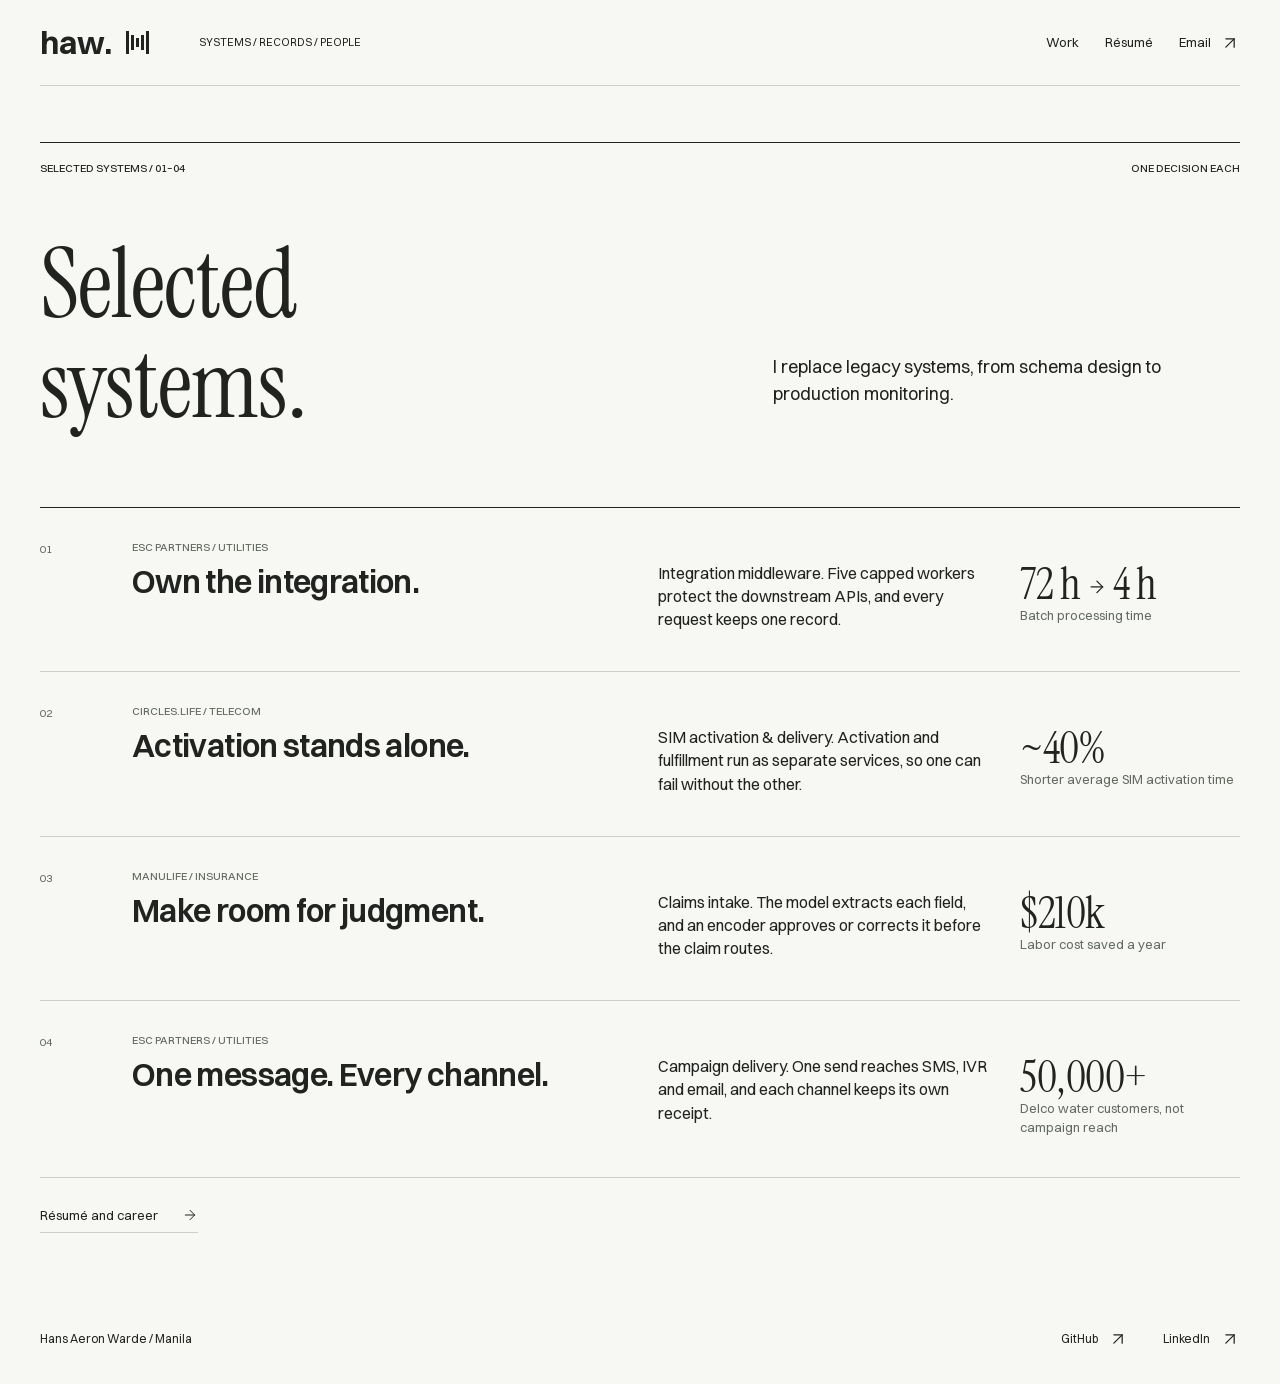
<file: cases.html>
<!doctype html>
<html lang="en">
  <head>
    <meta charset="utf-8" />
    <meta name="viewport" content="width=device-width, initial-scale=1" />
    <title>Selected systems &#8211; Hans Aeron Warde</title>
    <meta
      name="description"
      content="Four systems Hans Aeron Warde designed, built or led: integration middleware, SIM activation, claims intake and campaign delivery."
    />
    <meta name="theme-color" content="#f7f7f4" />
    <link rel="canonical" href="https://hansaeronwarde.github.io/cases.html" />
    <link rel="icon" href="assets/favicon.svg" type="image/svg+xml" />
    <link rel="apple-touch-icon" href="assets/apple-touch-icon.png" />
    <link
      rel="preload"
      href="assets/portfolio/fonts/InstrumentSerif-Regular.woff2"
      as="font"
      type="font/woff2"
      crossorigin
    />
    <link
      rel="preload"
      href="assets/portfolio/fonts/Switzer-Variable.woff2"
      as="font"
      type="font/woff2"
      crossorigin
    />
    <link rel="stylesheet" href="assets/portfolio/study.css" />
    <link rel="stylesheet" href="assets/portfolio/supporting.css" />
    <link rel="stylesheet" href="components.css" />
    <link rel="stylesheet" href="work/case.css" />
    <script defer src="assets/portfolio/vendor/lucide.min.js" onload="lucide.createIcons()"></script>
  </head>
  <body class="case-page">
    <a class="skip" href="#case">Skip to selected systems</a>
    <header id="navigation" class="paper">
      <a class="signature" href="index.html" aria-label="haw. Hans Aeron Warde, home"
        >haw.<span class="mark" aria-hidden="true"
          ><i></i><i></i><i></i><i></i><i></i></span
      ></a>
      <span class="header-note">SYSTEMS / RECORDS / PEOPLE</span>
      <nav aria-label="Primary">
        <a href="cases.html" aria-current="page">Work</a>
        <a href="index.html#resume">R&#233;sum&#233;</a>
        <a href="mailto:haeronwarde@gmail.com" aria-label="Email Hans"
          >Email <i data-lucide="arrow-up-right" aria-hidden="true"></i
        ></a>
      </nav>
    </header>

    <main id="case">
      <div class="masthead">
        <div class="section-rule">
          <span>SELECTED SYSTEMS / 01&#8211;04</span><span>ONE DECISION EACH</span>
        </div>
        <div class="masthead-body">
          <h1>Selected<br />systems.</h1>
          <p class="masthead-lead">
            I replace legacy systems, from schema design to production
            monitoring.
          </p>
        </div>
      </div>

      <ol class="index-list">
        <li id="case-middleware">
          <span class="index-no">01</span>
          <div>
            <span class="eyebrow">ESC PARTNERS / UTILITIES</span>
            <h2 class="heading"><a href="work/integration-middleware.html">Own the integration.</a></h2>
          </div>
          <p>
            Integration middleware. Five capped workers protect the downstream
            APIs, and every request keeps one record.
          </p>
          <dl><dt>72 h <i data-lucide="arrow-right" aria-hidden="true"></i><span class="sr-only">to</span> 4 h</dt><dd>Batch processing time</dd></dl>
        </li>
        <li id="case-activation">
          <span class="index-no">02</span>
          <div>
            <span class="eyebrow">CIRCLES.LIFE / TELECOM</span>
            <h2 class="heading"><a href="work/sim-activation.html">Activation stands alone.</a></h2>
          </div>
          <p>
            SIM activation &amp; delivery. Activation and fulfillment run as
            separate services, so one can fail without the other.
          </p>
          <dl><dt>~40%</dt><dd>Shorter average SIM activation time</dd></dl>
        </li>
        <li id="case-capture">
          <span class="index-no">03</span>
          <div>
            <span class="eyebrow">MANULIFE / INSURANCE</span>
            <h2 class="heading"><a href="work/claims-intake.html">Make room for judgment.</a></h2>
          </div>
          <p>
            Claims intake. The model extracts each field, and an encoder
            approves or corrects it before the claim routes.
          </p>
          <dl><dt>$210k</dt><dd>Labor cost saved a year</dd></dl>
        </li>
        <li id="case-campaigns">
          <span class="index-no">04</span>
          <div>
            <span class="eyebrow">ESC PARTNERS / UTILITIES</span>
            <h2 class="heading"><a href="work/campaign-delivery.html">One message. Every channel.</a></h2>
          </div>
          <p>
            Campaign delivery. One send reaches SMS, IVR and email, and each
            channel keeps its own receipt.
          </p>
          <dl><dt>50,000+</dt><dd>Delco water customers, not campaign reach</dd></dl>
        </li>
      </ol>
      <p class="ask">
        <a class="case-link" href="index.html#resume"
          >R&#233;sum&#233; and career <i data-lucide="arrow-right" aria-hidden="true"></i
        ></a>
      </p>
    </main>
    <footer>
      <span>Hans Aeron Warde / Manila</span>
      <nav aria-label="Social">
        <a href="https://github.com/hansaeronwarde"
          >GitHub <i data-lucide="arrow-up-right" aria-hidden="true"></i></a
        ><a href="https://linkedin.com/in/hansaeronwarde"
          >LinkedIn <i data-lucide="arrow-up-right" aria-hidden="true"></i
        ></a>
      </nav>
    </footer>
  </body>
</html>
</file>
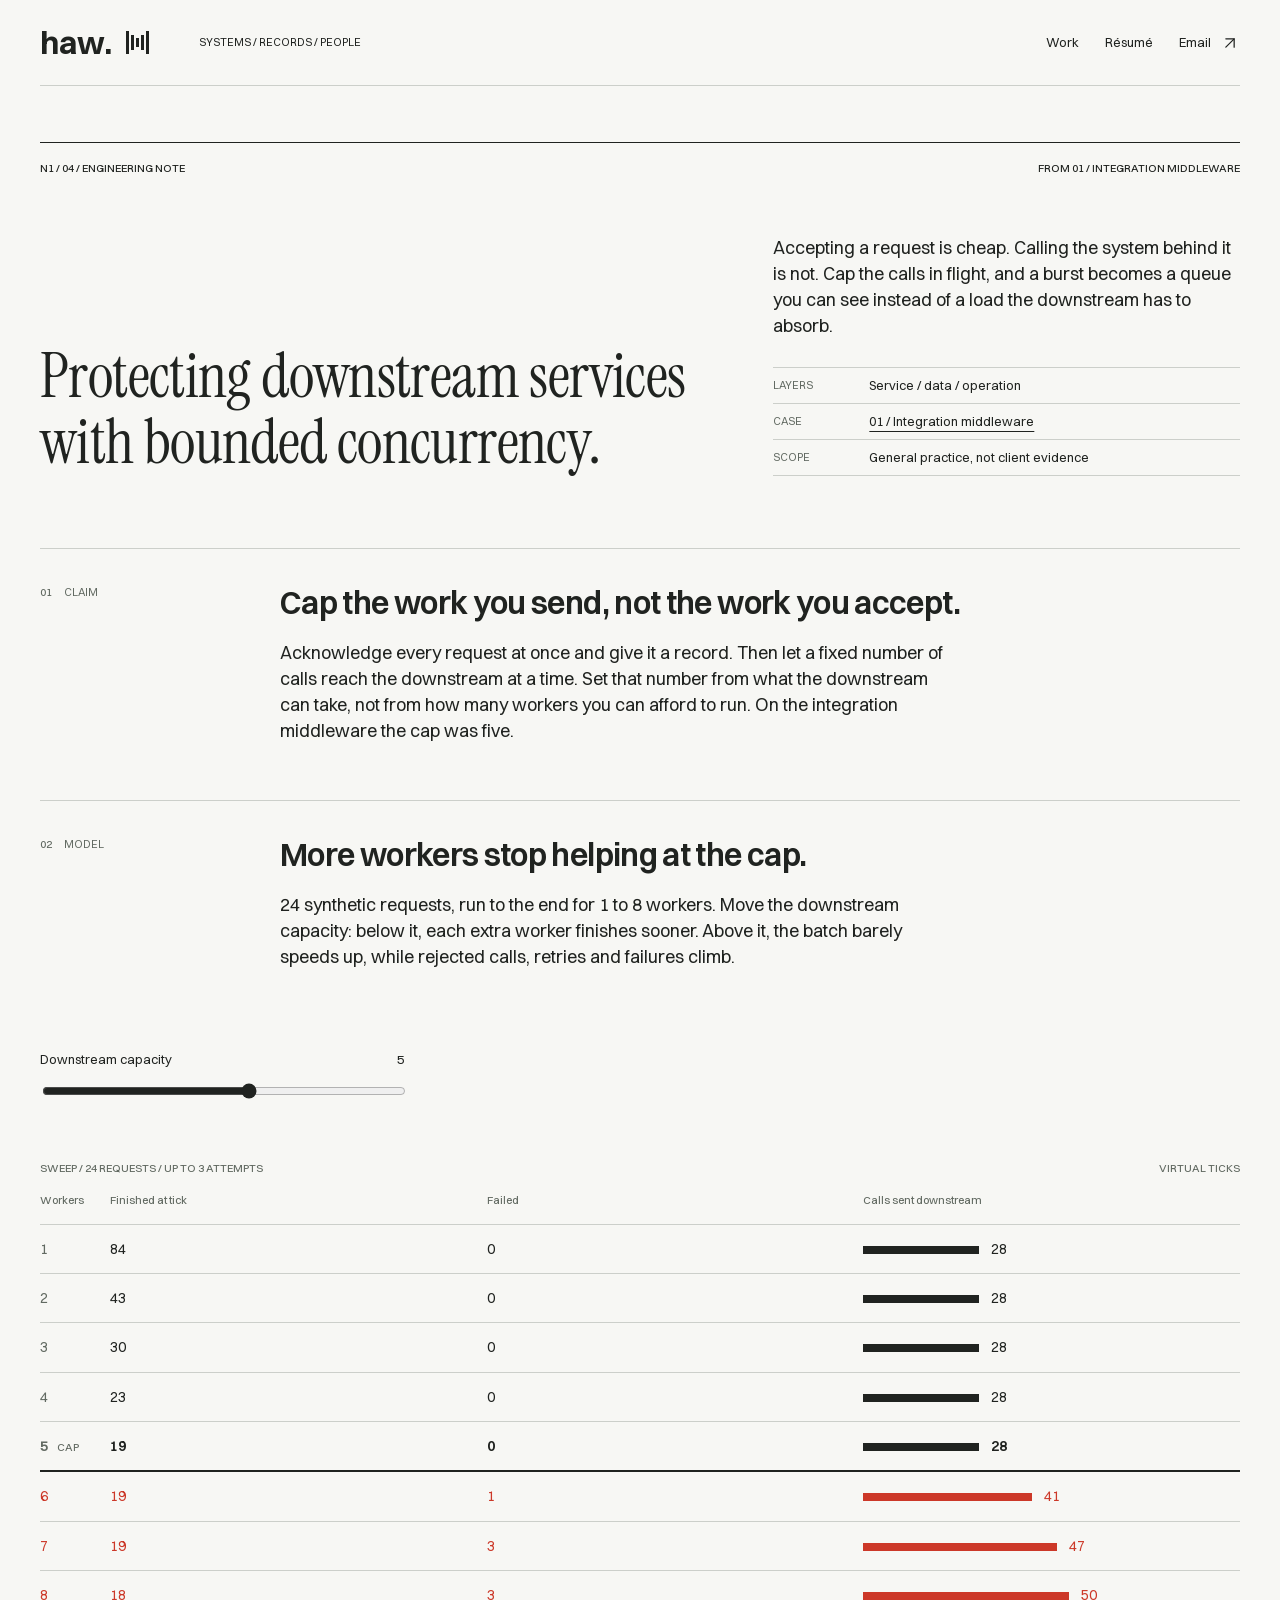
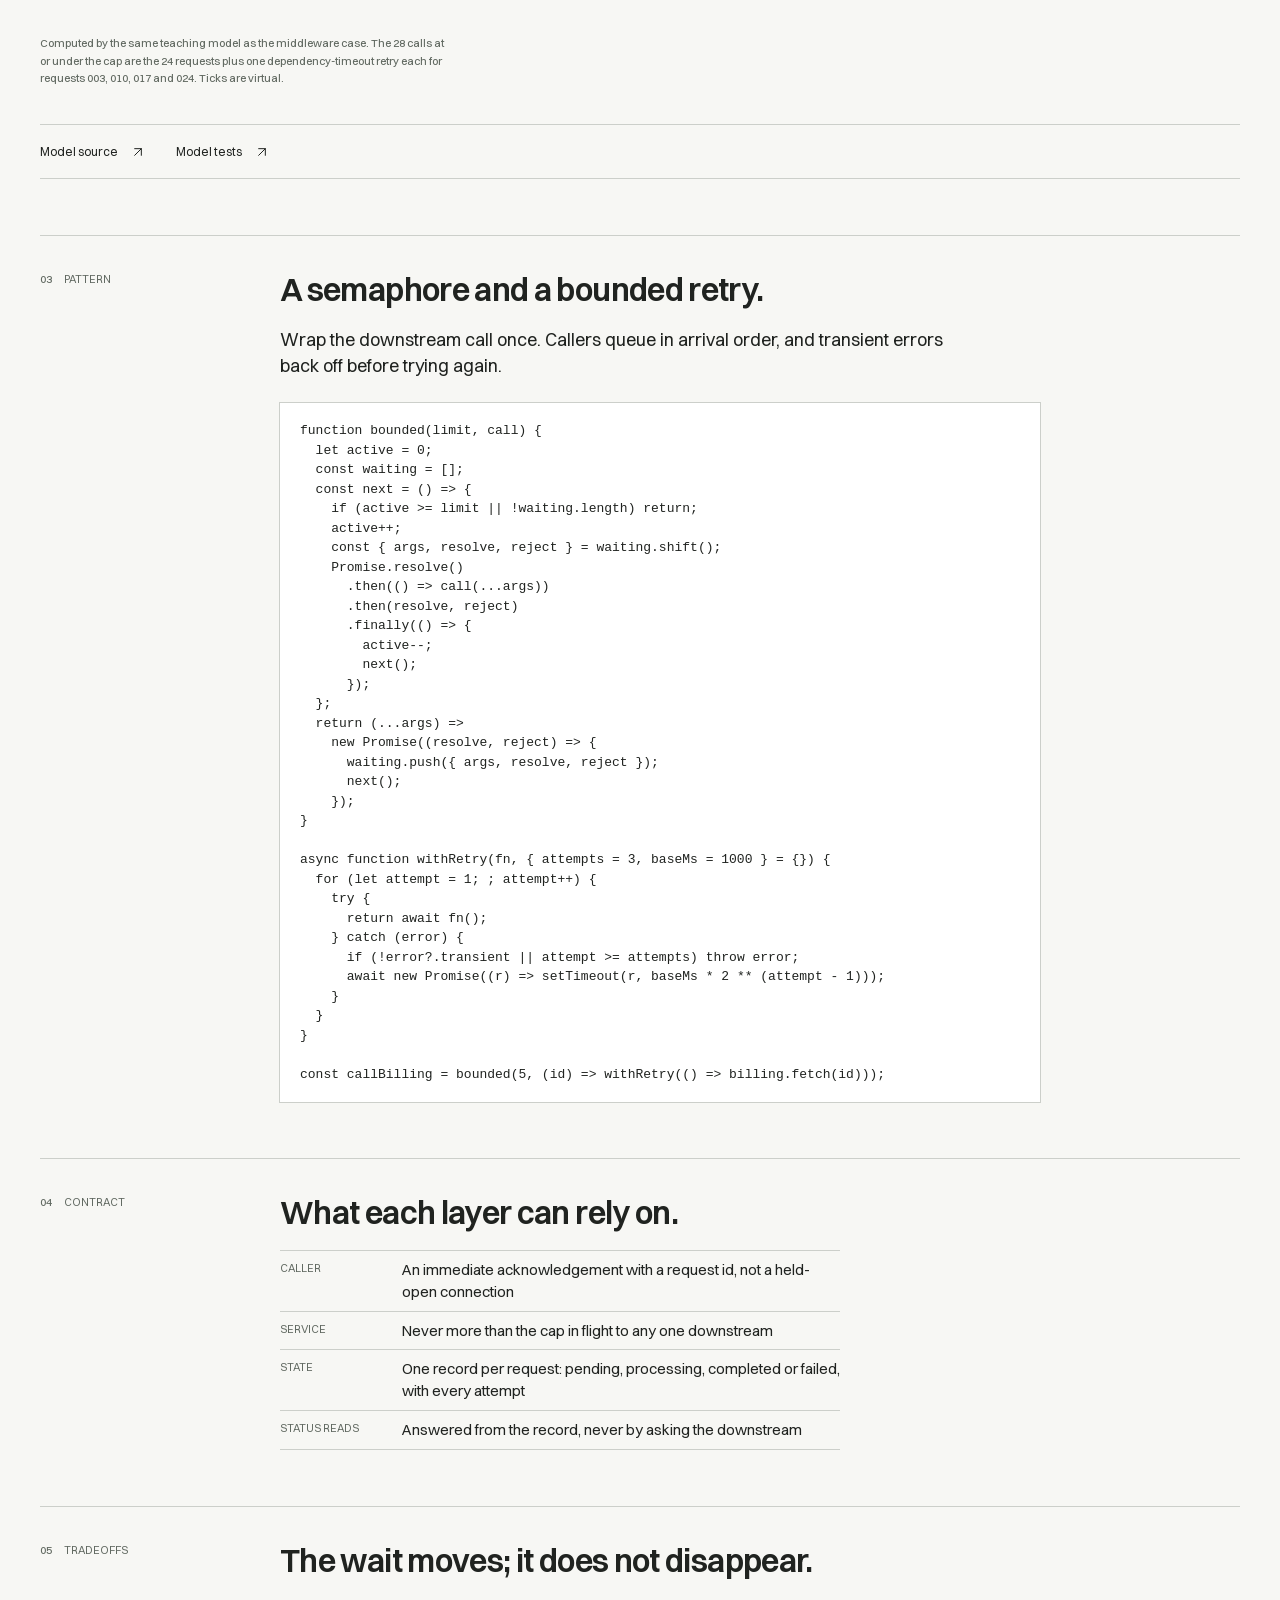
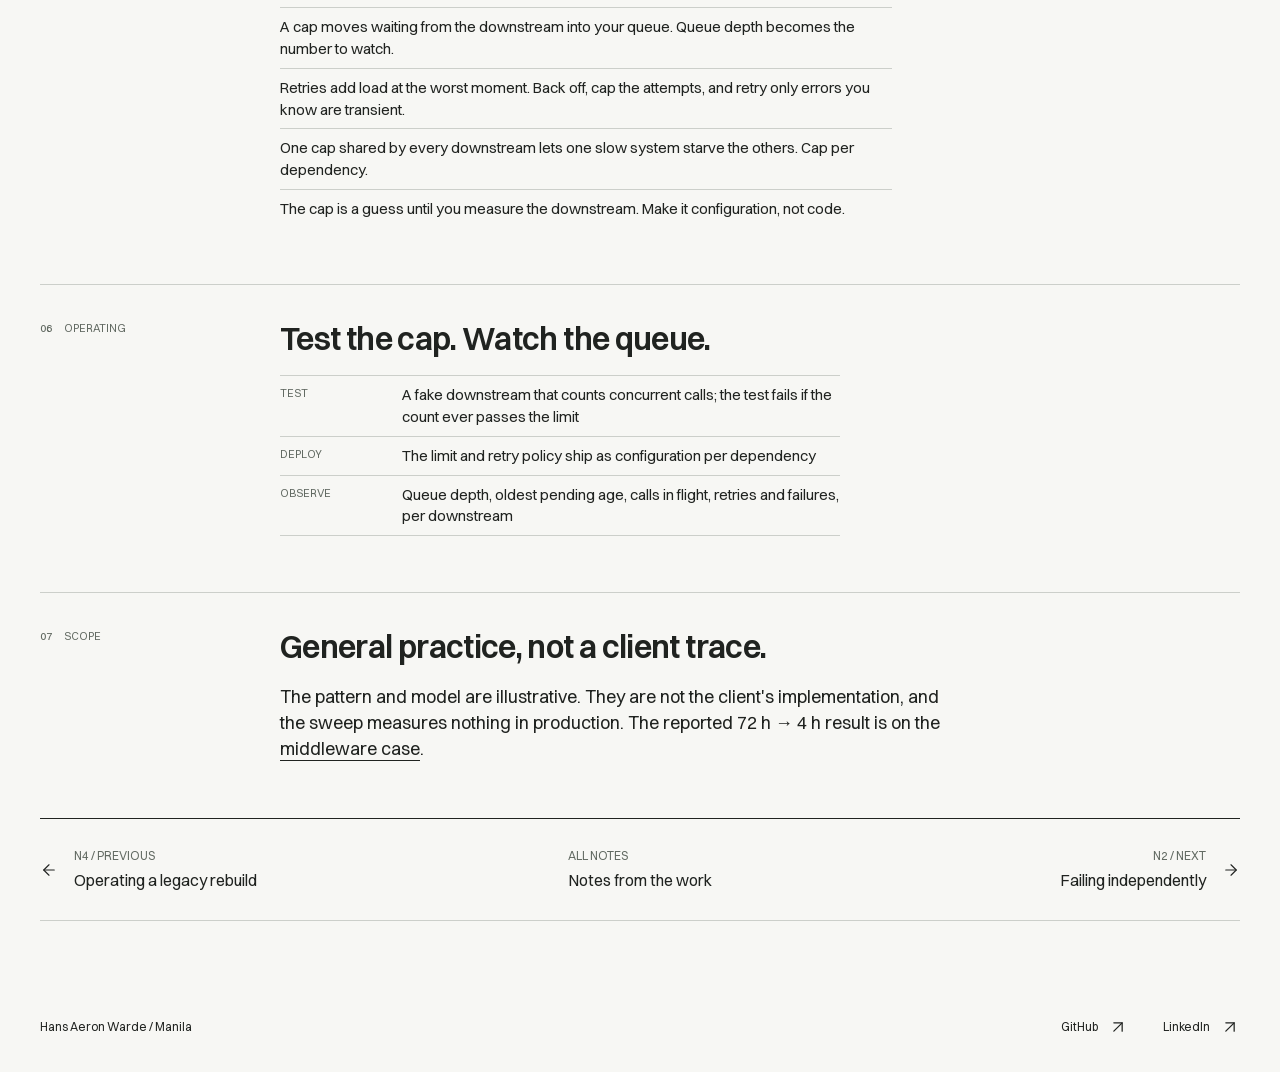
<file: notes/bounded-concurrency.html>
<!doctype html>
<html lang="en">
  <head>
    <meta charset="utf-8" />
    <meta name="viewport" content="width=device-width, initial-scale=1" />
    <title>Protecting downstream services with bounded concurrency &#8211; Hans Aeron Warde</title>
    <meta
      name="description"
      content="Engineering note: accept every request, but cap the calls you send downstream. A computed sweep, a bounded-concurrency pattern, and what to test and watch."
    />
    <meta name="theme-color" content="#f7f7f4" />
    <link rel="canonical" href="https://hansaeronwarde.github.io/notes/bounded-concurrency.html" />
    <link rel="icon" href="../assets/favicon.svg" type="image/svg+xml" />
    <link rel="apple-touch-icon" href="../assets/apple-touch-icon.png" />
    <link rel="preload" href="../assets/portfolio/fonts/InstrumentSerif-Regular.woff2" as="font" type="font/woff2" crossorigin />
    <link rel="preload" href="../assets/portfolio/fonts/Switzer-Variable.woff2" as="font" type="font/woff2" crossorigin />
    <link rel="stylesheet" href="../assets/portfolio/study.css" />
    <link rel="stylesheet" href="../assets/portfolio/supporting.css" />
    <link rel="stylesheet" href="../components.css" />
    <link rel="stylesheet" href="../work/case.css" />
    <script defer src="../assets/portfolio/vendor/lucide.min.js"></script>
    <script defer src="../assets/portfolio/queue-model.js"></script>
    <script defer src="notes.js"></script>
  </head>
  <body class="case-page note-page">
    <a class="skip" href="#case">Skip to note</a>
    <header id="navigation" class="paper">
      <a class="signature" href="../index.html" aria-label="haw. Hans Aeron Warde, home"
        >haw.<span class="mark" aria-hidden="true"><i></i><i></i><i></i><i></i><i></i></span
      ></a>
      <span class="header-note">SYSTEMS / RECORDS / PEOPLE</span>
      <nav aria-label="Primary">
        <a href="../cases.html">Work</a>
        <a href="../index.html#resume">R&#233;sum&#233;</a>
        <a href="mailto:haeronwarde@gmail.com?subject=Bounded%20concurrency" aria-label="Email Hans"
          >Email <i data-lucide="arrow-up-right" aria-hidden="true"></i
        ></a>
      </nav>
    </header>

    <main id="case">
      <article aria-labelledby="case-title">
        <div class="masthead">
          <div class="section-rule">
            <span>N1 / 04 / ENGINEERING NOTE</span><span>FROM 01 / INTEGRATION MIDDLEWARE</span>
          </div>
          <div class="masthead-body">
            <h1 id="case-title">Protecting downstream services with bounded concurrency.</h1>
            <div class="masthead-side">
              <p class="masthead-lead">
                Accepting a request is cheap. Calling the system behind it is
                not. Cap the calls in flight, and a burst becomes a queue you
                can see instead of a load the downstream has to absorb.
              </p>
              <dl class="facts">
                <div><dt>Layers</dt><dd>Service / data / operation</dd></div>
                <div><dt>Case</dt><dd><a href="../work/integration-middleware.html">01 / Integration middleware</a></dd></div>
                <div><dt>Scope</dt><dd>General practice, not client evidence</dd></div>
              </dl>
            </div>
          </div>
        </div>

        <section class="field" aria-labelledby="claim-title">
          <span class="field-label" aria-hidden="true"><b>01</b>Claim</span>
          <div class="field-body">
            <h2 id="claim-title" class="heading">Cap the work you send, not the work you accept.</h2>
            <p>
              Acknowledge every request at once and give it a record. Then let
              a fixed number of calls reach the downstream at a time. Set that
              number from what the downstream can take, not from how many
              workers you can afford to run. On the integration middleware the
              cap was five.
            </p>
          </div>
        </section>

        <section class="field field-wide" aria-labelledby="model-title">
          <span class="field-label" aria-hidden="true"><b>02</b>Model</span>
          <div class="field-body">
            <h2 id="model-title" class="heading">More workers stop helping at the cap.</h2>
            <p>
              24 synthetic requests, run to the end for 1 to 8 workers. Move
              the downstream capacity: below it, each extra worker finishes
              sooner. Above it, the batch barely speeds up, while rejected calls,
              retries and failures climb.
            </p>
          </div>
          <div class="study-frame">
            <div class="lab-controls" data-enhance hidden>
              <div class="slider"
                ><span id="n1-capacity-label">Downstream capacity</span>
                <output id="n1-capacity-value" for="n1-capacity" aria-live="off">5</output
                ><input id="n1-capacity" aria-labelledby="n1-capacity-label" type="range" min="1" max="8" value="5"
              /></div>
            </div>
            <div class="study-record sweep">
              <div class="register-label"><span>SWEEP / 24 REQUESTS / UP TO 3 ATTEMPTS</span><span>VIRTUAL TICKS</span></div>
              <table>
                <caption class="sr-only">Batch outcome by worker count at the selected downstream capacity</caption>
                <thead><tr><th scope="col">Workers</th><th scope="col">Finished at tick</th><th scope="col">Failed</th><th scope="col">Calls sent downstream</th></tr></thead>
                <tbody id="n1-rows"><tr><td>1</td><td>84</td><td>0</td><td><span class="bar" style="--w: 43.75%"></span>28</td></tr><tr><td>2</td><td>43</td><td>0</td><td><span class="bar" style="--w: 43.75%"></span>28</td></tr><tr><td>3</td><td>30</td><td>0</td><td><span class="bar" style="--w: 43.75%"></span>28</td></tr><tr><td>4</td><td>23</td><td>0</td><td><span class="bar" style="--w: 43.75%"></span>28</td></tr><tr data-match><td>5 <small class="cap">CAP</small></td><td>19</td><td>0</td><td><span class="bar" style="--w: 43.75%"></span>28</td></tr><tr data-over><td>6</td><td>19</td><td>1</td><td><span class="bar" style="--w: 64.0625%"></span>41</td></tr><tr data-over><td>7</td><td>19</td><td>3</td><td><span class="bar" style="--w: 73.4375%"></span>47</td></tr><tr data-over><td>8</td><td>18</td><td>3</td><td><span class="bar" style="--w: 78.125%"></span>50</td></tr></tbody>
              </table>
              <p class="scope">
                Computed by the same teaching model as the middleware case. The
                28 calls at or under the cap are the 24 requests plus one
                dependency-timeout retry each for requests 003, 010, 017 and
                024. Ticks are virtual.
              </p>
            </div>
            <div class="study-footer">
              <a href="https://github.com/hansaeronwarde/hansaeronwarde.github.io/blob/main/assets/portfolio/queue-model.js">Model source <i data-lucide="arrow-up-right" aria-hidden="true"></i></a
              ><a href="https://github.com/hansaeronwarde/hansaeronwarde.github.io/blob/main/tests/queue-model.test.cjs">Model tests <i data-lucide="arrow-up-right" aria-hidden="true"></i></a
              ><span id="note-status" role="status" aria-live="polite"></span>
            </div>
          </div>
        </section>

        <section class="field" aria-labelledby="pattern-title">
          <span class="field-label" aria-hidden="true"><b>03</b>Pattern</span>
          <div class="field-body">
            <h2 id="pattern-title" class="heading">A semaphore and a bounded retry.</h2>
            <p>
              Wrap the downstream call once. Callers queue in arrival order,
              and transient errors back off before trying again.
            </p>
            <pre class="pattern"><code>function bounded(limit, call) {
  let active = 0;
  const waiting = [];
  const next = () =&gt; {
    if (active &gt;= limit || !waiting.length) return;
    active++;
    const { args, resolve, reject } = waiting.shift();
    Promise.resolve()
      .then(() =&gt; call(...args))
      .then(resolve, reject)
      .finally(() =&gt; {
        active--;
        next();
      });
  };
  return (...args) =&gt;
    new Promise((resolve, reject) =&gt; {
      waiting.push({ args, resolve, reject });
      next();
    });
}

async function withRetry(fn, { attempts = 3, baseMs = 1000 } = {}) {
  for (let attempt = 1; ; attempt++) {
    try {
      return await fn();
    } catch (error) {
      if (!error?.transient || attempt >= attempts) throw error;
      await new Promise((r) =&gt; setTimeout(r, baseMs * 2 ** (attempt - 1)));
    }
  }
}

const callBilling = bounded(5, (id) =&gt; withRetry(() =&gt; billing.fetch(id)));</code></pre>
          </div>
        </section>

        <section class="field" aria-labelledby="contract-title">
          <span class="field-label" aria-hidden="true"><b>04</b>Contract</span>
          <div class="field-body">
            <h2 id="contract-title" class="heading">What each layer can rely on.</h2>
            <dl class="layers delivery">
              <div><dt>Caller</dt><dd>An immediate acknowledgement with a request id, not a held-open connection</dd></div>
              <div><dt>Service</dt><dd>Never more than the cap in flight to any one downstream</dd></div>
              <div><dt>State</dt><dd>One record per request: pending, processing, completed or failed, with every attempt</dd></div>
              <div><dt>Status reads</dt><dd>Answered from the record, never by asking the downstream</dd></div>
            </dl>
          </div>
        </section>

        <section class="field" aria-labelledby="failure-title">
          <span class="field-label" aria-hidden="true"><b>05</b>Tradeoffs</span>
          <div class="field-body">
            <h2 id="failure-title" class="heading">The wait moves; it does not disappear.</h2>
            <ul class="decisions">
              <li>A cap moves waiting from the downstream into your queue. Queue depth becomes the number to watch.</li>
              <li>Retries add load at the worst moment. Back off, cap the attempts, and retry only errors you know are transient.</li>
              <li>One cap shared by every downstream lets one slow system starve the others. Cap per dependency.</li>
              <li>The cap is a guess until you measure the downstream. Make it configuration, not code.</li>
            </ul>
          </div>
        </section>

        <section class="field" aria-labelledby="operating-title">
          <span class="field-label" aria-hidden="true"><b>06</b>Operating</span>
          <div class="field-body">
            <h2 id="operating-title" class="heading">Test the cap. Watch the queue.</h2>
            <dl class="layers delivery">
              <div><dt>Test</dt><dd>A fake downstream that counts concurrent calls; the test fails if the count ever passes the limit</dd></div>
              <div><dt>Deploy</dt><dd>The limit and retry policy ship as configuration per dependency</dd></div>
              <div><dt>Observe</dt><dd>Queue depth, oldest pending age, calls in flight, retries and failures, per downstream</dd></div>
            </dl>
          </div>
        </section>

        <section class="field" aria-labelledby="scope-title">
          <span class="field-label" aria-hidden="true"><b>07</b>Scope</span>
          <div class="field-body">
            <h2 id="scope-title" class="heading">General practice, not a client trace.</h2>
            <p>
              The pattern and model are illustrative. They are not the
              client&#x27;s implementation, and the sweep measures nothing in
              production. The reported 72 h &#8594; 4 h result is on the
              <a href="../work/integration-middleware.html">middleware case</a>.
            </p>
          </div>
        </section>

        <nav class="case-nav" aria-label="Engineering notes">
          <a href="legacy-rebuild.html"
            ><i data-lucide="arrow-left" aria-hidden="true"></i
            ><span><small>N4 / PREVIOUS</small>Operating a legacy rebuild</span></a
          ><a href="../index.html#notes"><span><small>ALL NOTES</small>Notes from the work</span></a
          ><a href="independent-failure.html" rel="next"
            ><span><small>N2 / NEXT</small>Failing independently</span
            ><i data-lucide="arrow-right" aria-hidden="true"></i
          ></a>
        </nav>
      </article>
    </main>
    <footer>
      <span>Hans Aeron Warde / Manila</span>
      <nav aria-label="Social">
        <a href="https://github.com/hansaeronwarde">GitHub <i data-lucide="arrow-up-right" aria-hidden="true"></i></a
        ><a href="https://linkedin.com/in/hansaeronwarde">LinkedIn <i data-lucide="arrow-up-right" aria-hidden="true"></i></a>
      </nav>
    </footer>
  </body>
</html>
</file>
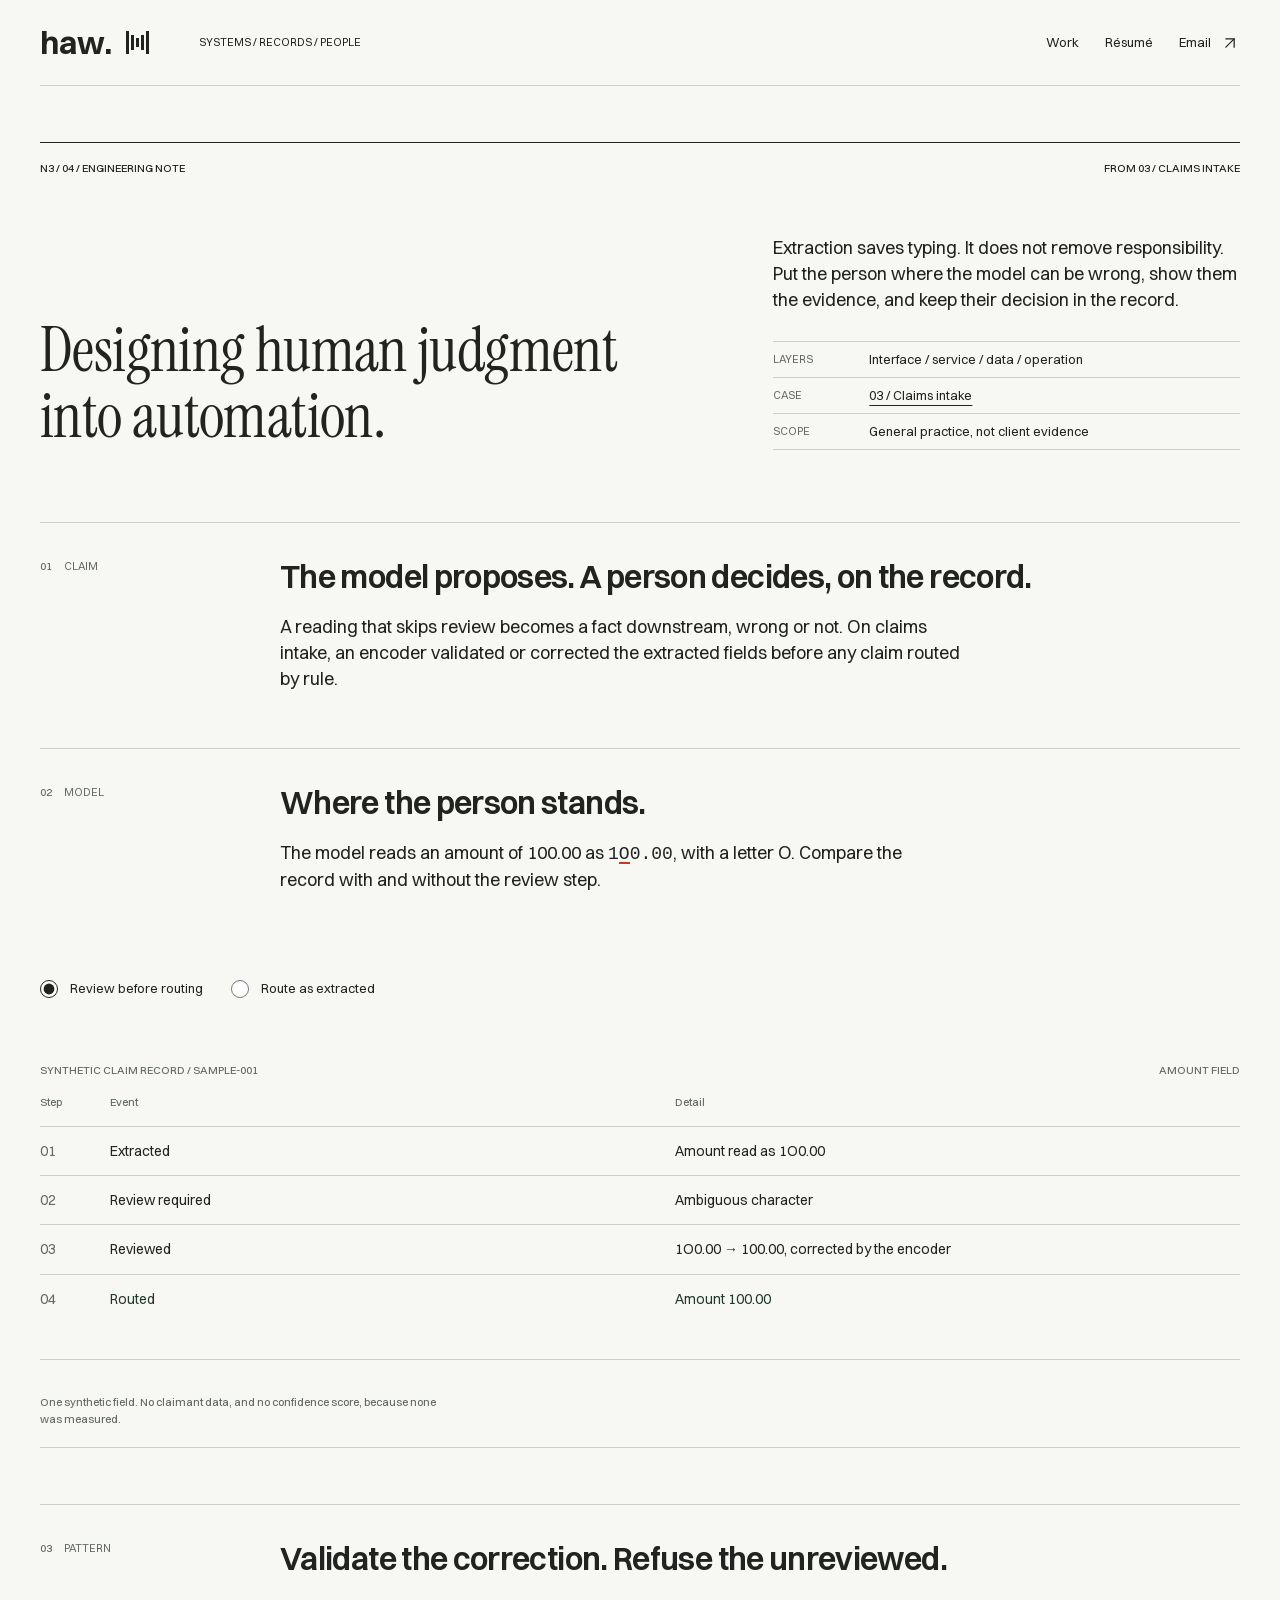
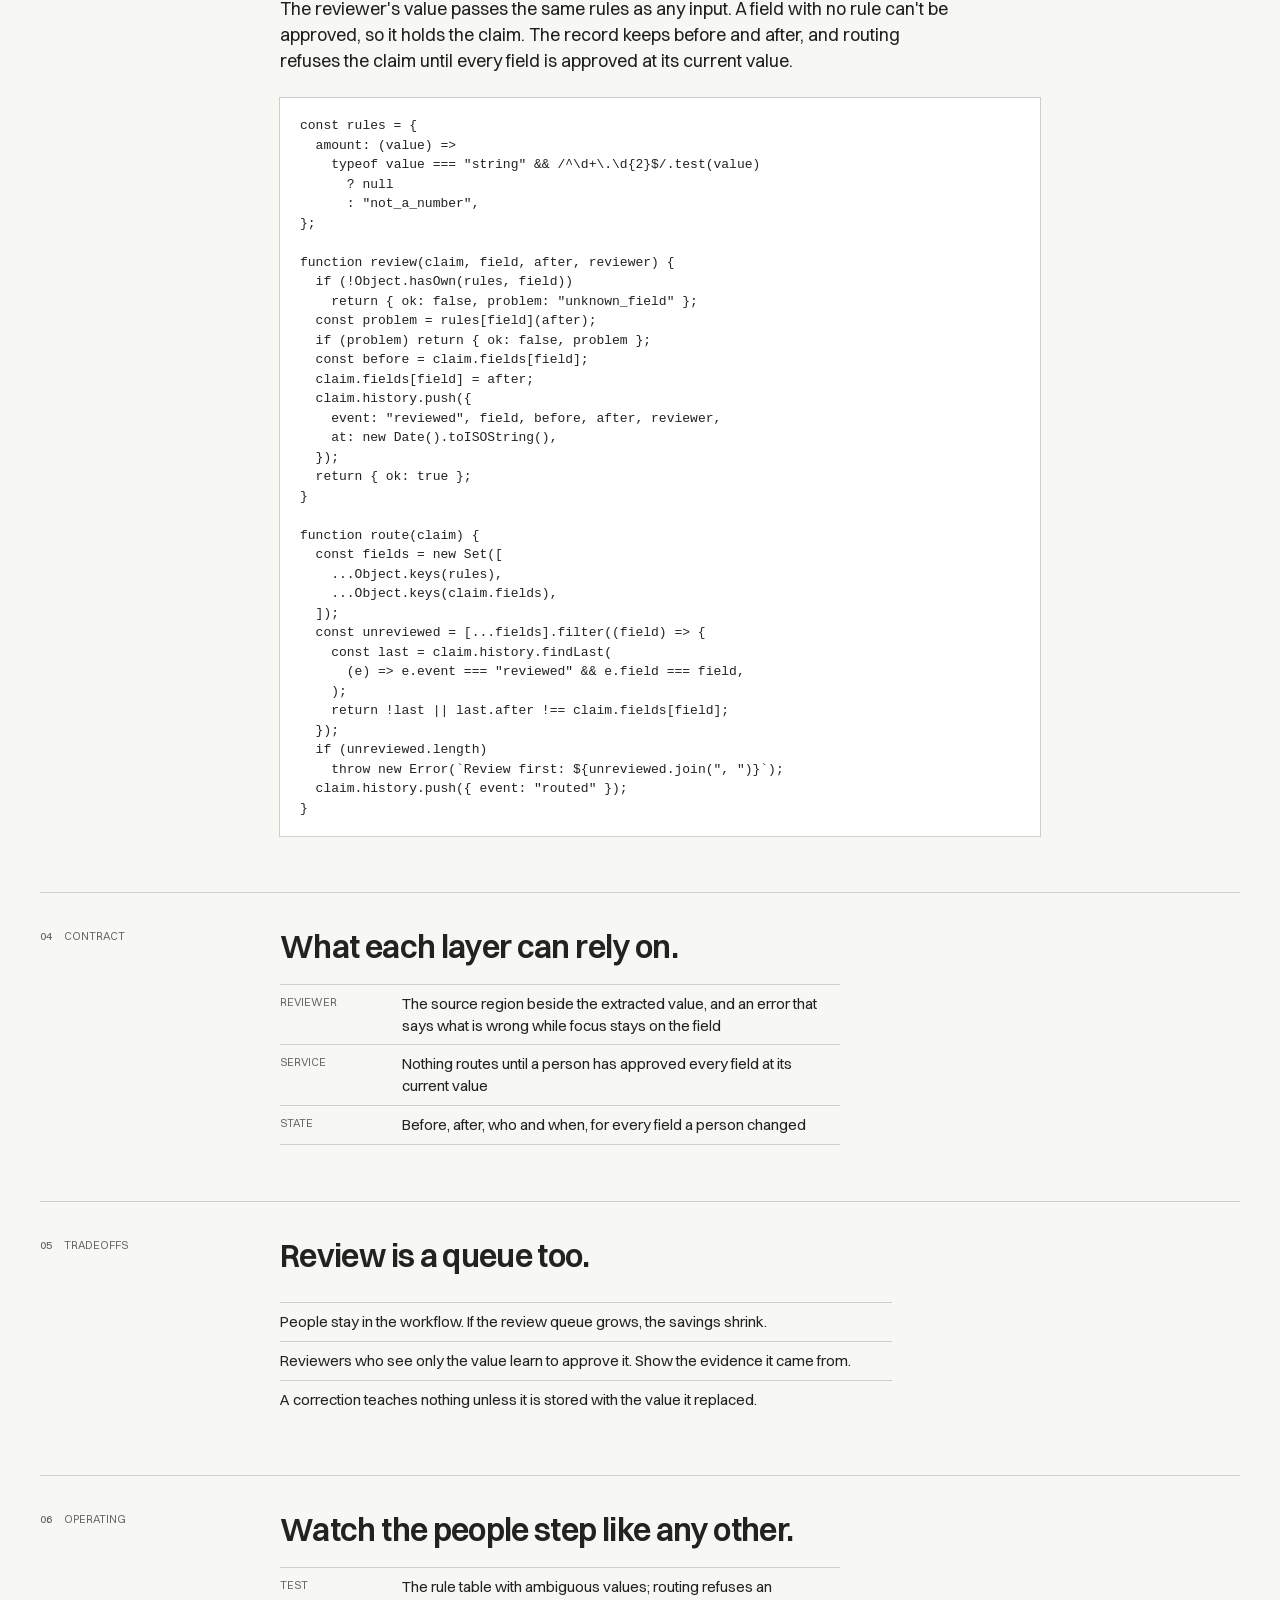
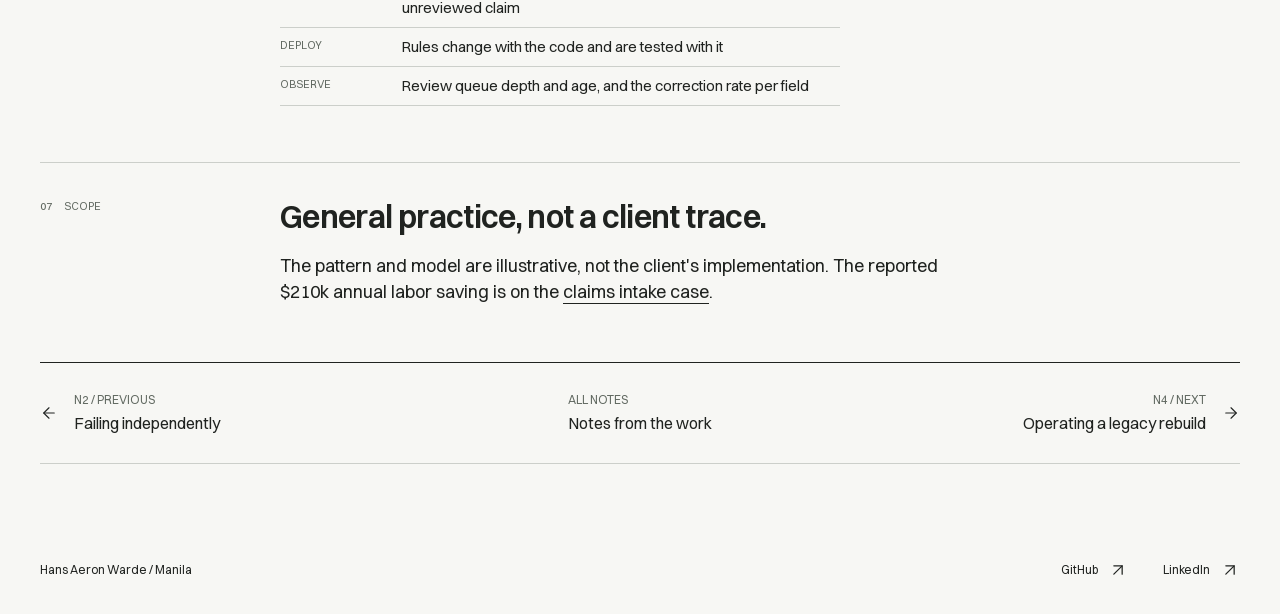
<file: notes/human-judgment.html>
<!doctype html>
<html lang="en">
  <head>
    <meta charset="utf-8" />
    <meta name="viewport" content="width=device-width, initial-scale=1" />
    <title>Designing human judgment into automation &#8211; Hans Aeron Warde</title>
    <meta
      name="description"
      content="Engineering note: treat a model's output as a proposal, and record who decided. A small model, a review-before-route pattern, and what to test and watch."
    />
    <meta name="theme-color" content="#f7f7f4" />
    <link rel="canonical" href="https://hansaeronwarde.github.io/notes/human-judgment.html" />
    <link rel="icon" href="../assets/favicon.svg" type="image/svg+xml" />
    <link rel="apple-touch-icon" href="../assets/apple-touch-icon.png" />
    <link rel="preload" href="../assets/portfolio/fonts/InstrumentSerif-Regular.woff2" as="font" type="font/woff2" crossorigin />
    <link rel="preload" href="../assets/portfolio/fonts/Switzer-Variable.woff2" as="font" type="font/woff2" crossorigin />
    <link rel="stylesheet" href="../assets/portfolio/study.css" />
    <link rel="stylesheet" href="../assets/portfolio/supporting.css" />
    <link rel="stylesheet" href="../components.css" />
    <link rel="stylesheet" href="../work/case.css" />
    <script defer src="../assets/portfolio/vendor/lucide.min.js"></script>
    <script defer src="notes.js"></script>
  </head>
  <body class="case-page note-page">
    <a class="skip" href="#case">Skip to note</a>
    <header id="navigation" class="paper">
      <a class="signature" href="../index.html" aria-label="haw. Hans Aeron Warde, home"
        >haw.<span class="mark" aria-hidden="true"><i></i><i></i><i></i><i></i><i></i></span
      ></a>
      <span class="header-note">SYSTEMS / RECORDS / PEOPLE</span>
      <nav aria-label="Primary">
        <a href="../cases.html">Work</a>
        <a href="../index.html#resume">R&#233;sum&#233;</a>
        <a href="mailto:haeronwarde@gmail.com?subject=Human%20judgment" aria-label="Email Hans"
          >Email <i data-lucide="arrow-up-right" aria-hidden="true"></i
        ></a>
      </nav>
    </header>

    <main id="case">
      <article aria-labelledby="case-title">
        <div class="masthead">
          <div class="section-rule">
            <span>N3 / 04 / ENGINEERING NOTE</span><span>FROM 03 / CLAIMS INTAKE</span>
          </div>
          <div class="masthead-body">
            <h1 id="case-title">Designing human judgment into automation.</h1>
            <div class="masthead-side">
              <p class="masthead-lead">
                Extraction saves typing. It does not remove responsibility. Put
                the person where the model can be wrong, show them the evidence,
                and keep their decision in the record.
              </p>
              <dl class="facts">
                <div><dt>Layers</dt><dd>Interface / service / data / operation</dd></div>
                <div><dt>Case</dt><dd><a href="../work/claims-intake.html">03 / Claims intake</a></dd></div>
                <div><dt>Scope</dt><dd>General practice, not client evidence</dd></div>
              </dl>
            </div>
          </div>
        </div>

        <section class="field" aria-labelledby="claim-title">
          <span class="field-label" aria-hidden="true"><b>01</b>Claim</span>
          <div class="field-body">
            <h2 id="claim-title" class="heading">The model proposes. A person decides, on the record.</h2>
            <p>
              A reading that skips review becomes a fact downstream, wrong or
              not. On claims intake, an encoder validated or corrected the
              extracted fields before any claim routed by rule.
            </p>
          </div>
        </section>

        <section class="field field-wide" aria-labelledby="model-title">
          <span class="field-label" aria-hidden="true"><b>02</b>Model</span>
          <div class="field-body">
            <h2 id="model-title" class="heading">Where the person stands.</h2>
            <p>
              The model reads an amount of 100.00 as <code>1<mark>O</mark>0.00</code>, with a
              letter O. Compare the record with and without the review step.
            </p>
          </div>
          <div class="study-frame">
            <fieldset class="note-controls" data-enhance hidden>
              <legend class="sr-only">Review step</legend>
              <div id="n3-review">
                <label class="checkbox"><input type="radio" name="n3-review" value="review" checked /> Review before routing</label>
                <label class="checkbox"><input type="radio" name="n3-review" value="direct" /> Route as extracted</label>
              </div>
            </fieldset>
            <div class="study-record">
              <div class="register-label"><span>SYNTHETIC CLAIM RECORD / SAMPLE-001</span><span>AMOUNT FIELD</span></div>
              <table>
                <caption class="sr-only">Claim record with the selected review step</caption>
                <thead><tr><th scope="col">Step</th><th scope="col">Event</th><th scope="col">Detail</th></tr></thead>
                <tbody id="n3-rows"><tr data-event="extracted"><td>01</td><td>Extracted</td><td>Amount read as 1O0.00</td></tr><tr data-event="review_required"><td>02</td><td>Review required</td><td>Ambiguous character</td></tr><tr data-event="reviewed"><td>03</td><td>Reviewed</td><td>1O0.00 → 100.00, corrected by the encoder</td></tr><tr data-event="routed"><td>04</td><td>Routed</td><td>Amount 100.00</td></tr></tbody>
              </table>
            </div>
            <div class="study-footer">
              <p class="scope">One synthetic field. No claimant data, and no confidence score, because none was measured.</p
              ><span id="note-status" role="status" aria-live="polite"></span>
            </div>
          </div>
        </section>

        <section class="field" aria-labelledby="pattern-title">
          <span class="field-label" aria-hidden="true"><b>03</b>Pattern</span>
          <div class="field-body">
            <h2 id="pattern-title" class="heading">Validate the correction. Refuse the unreviewed.</h2>
            <p>
              The reviewer&#x27;s value passes the same rules as any input. A field
              with no rule can&#x27;t be approved, so it holds the claim. The
              record keeps before and after, and routing refuses the claim
              until every field is approved at its current value.
            </p>
            <pre class="pattern"><code>const rules = {
  amount: (value) =&gt;
    typeof value === "string" &amp;&amp; /^\d+\.\d{2}$/.test(value)
      ? null
      : "not_a_number",
};

function review(claim, field, after, reviewer) {
  if (!Object.hasOwn(rules, field))
    return { ok: false, problem: "unknown_field" };
  const problem = rules[field](after);
  if (problem) return { ok: false, problem };
  const before = claim.fields[field];
  claim.fields[field] = after;
  claim.history.push({
    event: "reviewed", field, before, after, reviewer,
    at: new Date().toISOString(),
  });
  return { ok: true };
}

function route(claim) {
  const fields = new Set([
    ...Object.keys(rules),
    ...Object.keys(claim.fields),
  ]);
  const unreviewed = [...fields].filter((field) =&gt; {
    const last = claim.history.findLast(
      (e) =&gt; e.event === "reviewed" &amp;&amp; e.field === field,
    );
    return !last || last.after !== claim.fields[field];
  });
  if (unreviewed.length)
    throw new Error(`Review first: ${unreviewed.join(", ")}`);
  claim.history.push({ event: "routed" });
}</code></pre>
          </div>
        </section>

        <section class="field" aria-labelledby="contract-title">
          <span class="field-label" aria-hidden="true"><b>04</b>Contract</span>
          <div class="field-body">
            <h2 id="contract-title" class="heading">What each layer can rely on.</h2>
            <dl class="layers delivery">
              <div><dt>Reviewer</dt><dd>The source region beside the extracted value, and an error that says what is wrong while focus stays on the field</dd></div>
              <div><dt>Service</dt><dd>Nothing routes until a person has approved every field at its current value</dd></div>
              <div><dt>State</dt><dd>Before, after, who and when, for every field a person changed</dd></div>
            </dl>
          </div>
        </section>

        <section class="field" aria-labelledby="failure-title">
          <span class="field-label" aria-hidden="true"><b>05</b>Tradeoffs</span>
          <div class="field-body">
            <h2 id="failure-title" class="heading">Review is a queue too.</h2>
            <ul class="decisions">
              <li>People stay in the workflow. If the review queue grows, the savings shrink.</li>
              <li>Reviewers who see only the value learn to approve it. Show the evidence it came from.</li>
              <li>A correction teaches nothing unless it is stored with the value it replaced.</li>
            </ul>
          </div>
        </section>

        <section class="field" aria-labelledby="operating-title">
          <span class="field-label" aria-hidden="true"><b>06</b>Operating</span>
          <div class="field-body">
            <h2 id="operating-title" class="heading">Watch the people step like any other.</h2>
            <dl class="layers delivery">
              <div><dt>Test</dt><dd>The rule table with ambiguous values; routing refuses an unreviewed claim</dd></div>
              <div><dt>Deploy</dt><dd>Rules change with the code and are tested with it</dd></div>
              <div><dt>Observe</dt><dd>Review queue depth and age, and the correction rate per field</dd></div>
            </dl>
          </div>
        </section>

        <section class="field" aria-labelledby="scope-title">
          <span class="field-label" aria-hidden="true"><b>07</b>Scope</span>
          <div class="field-body">
            <h2 id="scope-title" class="heading">General practice, not a client trace.</h2>
            <p>
              The pattern and model are illustrative, not the client&#x27;s
              implementation. The reported $210k annual labor saving is on the
              <a href="../work/claims-intake.html">claims intake case</a>.
            </p>
          </div>
        </section>

        <nav class="case-nav" aria-label="Engineering notes">
          <a href="independent-failure.html" rel="prev"
            ><i data-lucide="arrow-left" aria-hidden="true"></i
            ><span><small>N2 / PREVIOUS</small>Failing independently</span></a
          ><a href="../index.html#notes"><span><small>ALL NOTES</small>Notes from the work</span></a
          ><a href="legacy-rebuild.html" rel="next"
            ><span><small>N4 / NEXT</small>Operating a legacy rebuild</span
            ><i data-lucide="arrow-right" aria-hidden="true"></i
          ></a>
        </nav>
      </article>
    </main>
    <footer>
      <span>Hans Aeron Warde / Manila</span>
      <nav aria-label="Social">
        <a href="https://github.com/hansaeronwarde">GitHub <i data-lucide="arrow-up-right" aria-hidden="true"></i></a
        ><a href="https://linkedin.com/in/hansaeronwarde">LinkedIn <i data-lucide="arrow-up-right" aria-hidden="true"></i></a>
      </nav>
    </footer>
  </body>
</html>
</file>
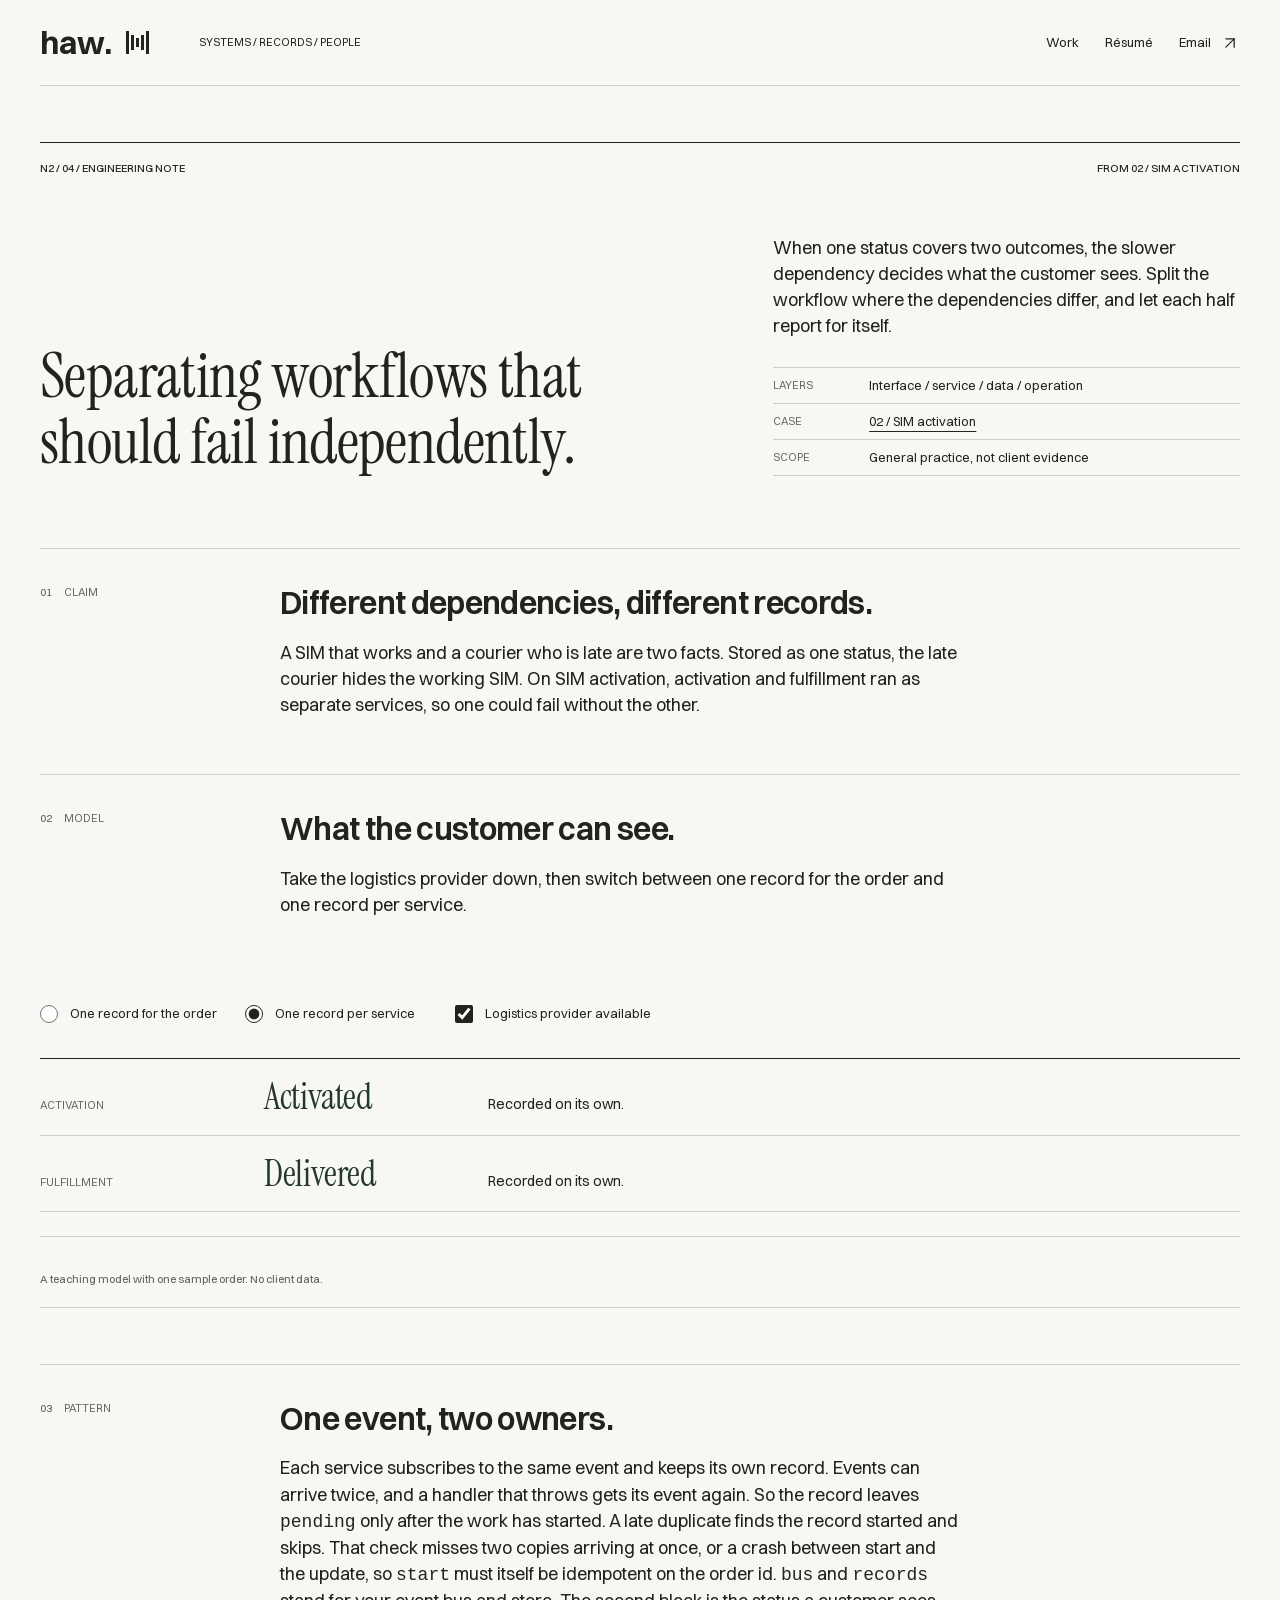
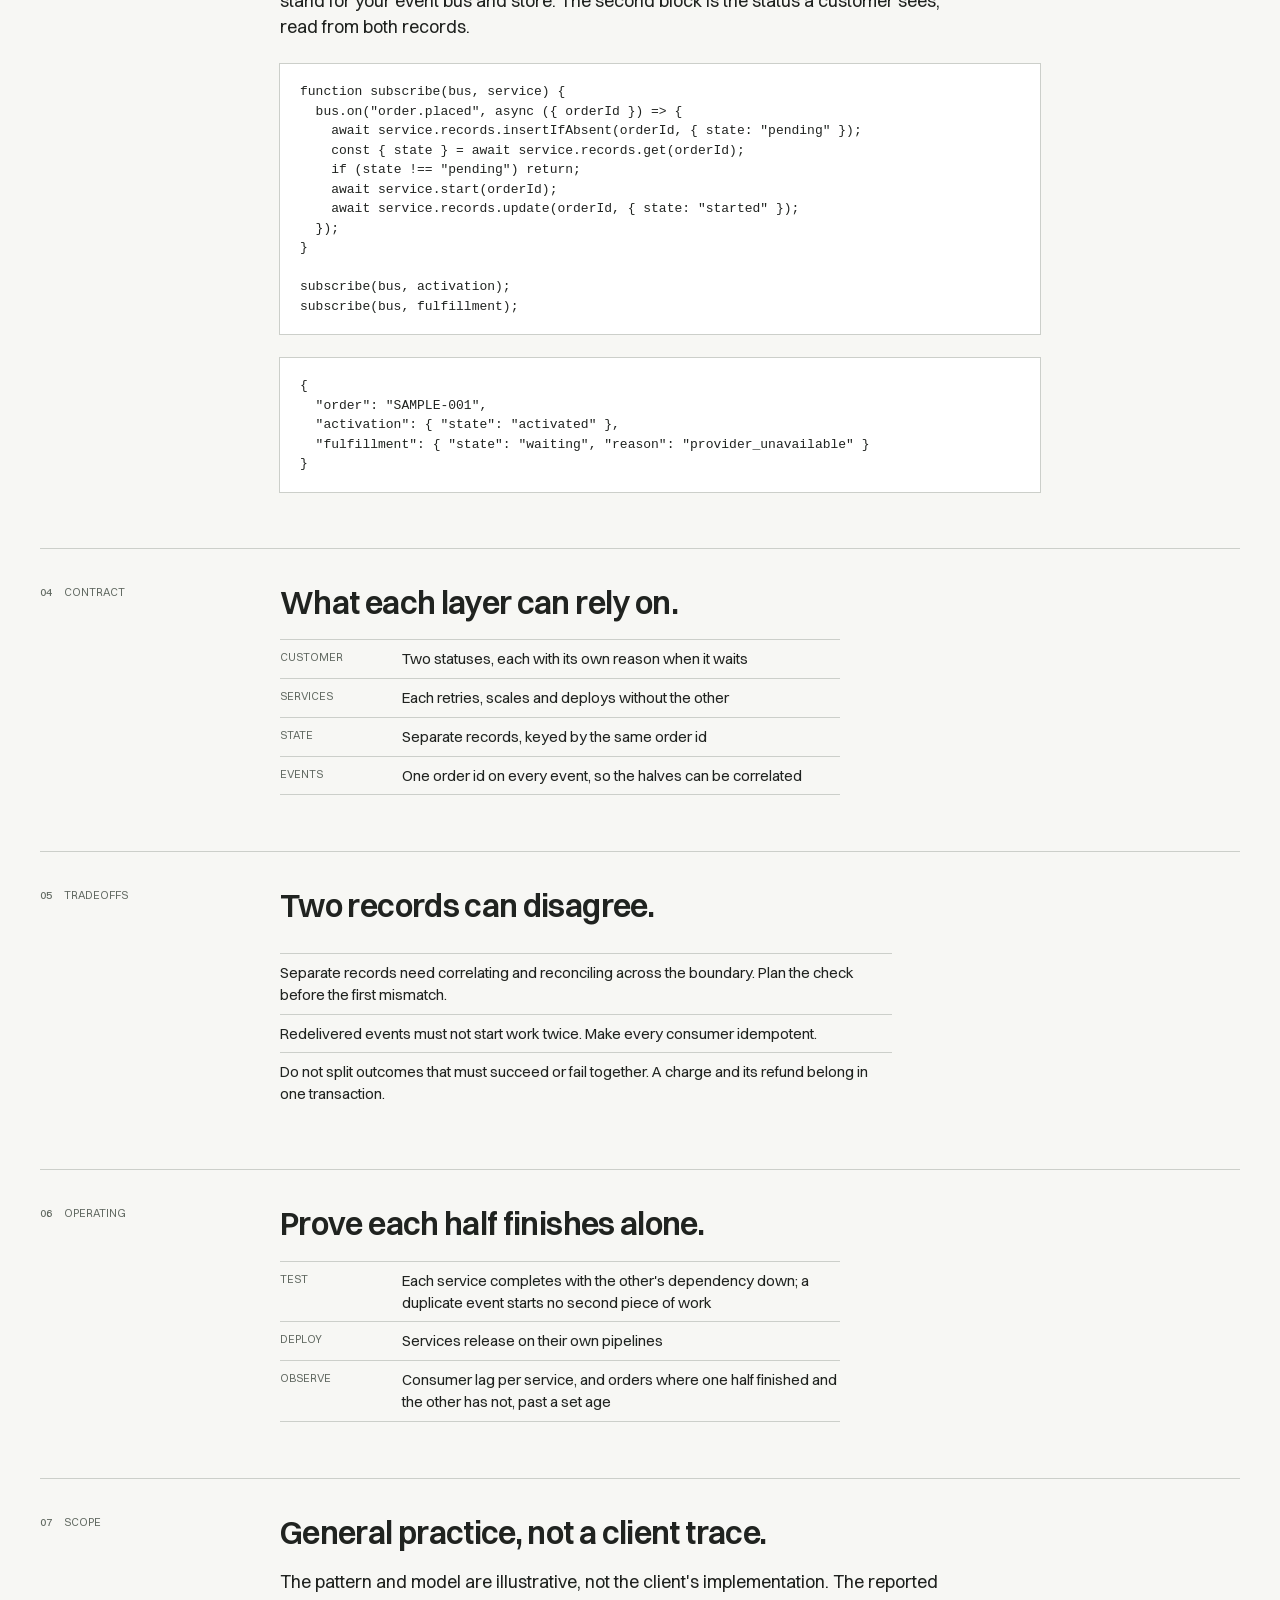
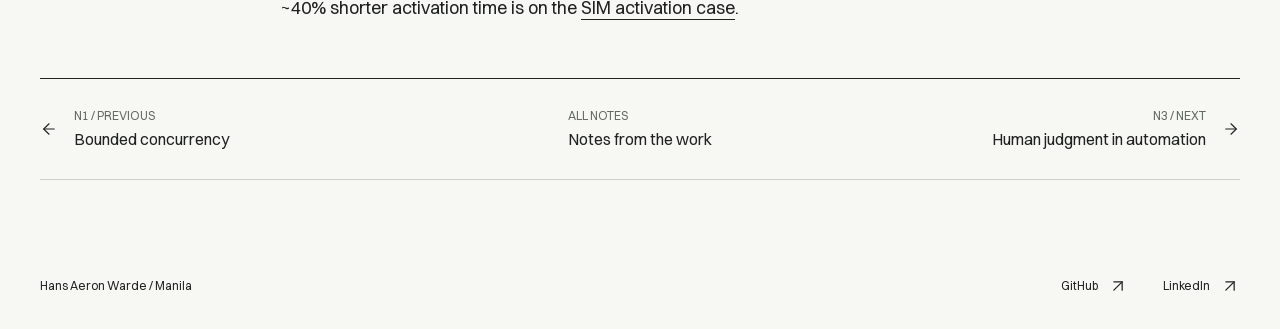
<file: notes/independent-failure.html>
<!doctype html>
<html lang="en">
  <head>
    <meta charset="utf-8" />
    <meta name="viewport" content="width=device-width, initial-scale=1" />
    <title>Separating workflows that should fail independently &#8211; Hans Aeron Warde</title>
    <meta
      name="description"
      content="Engineering note: when two outcomes wait on different things, give them different records. A small model, an idempotent-consumer pattern, and what to test and watch."
    />
    <meta name="theme-color" content="#f7f7f4" />
    <link rel="canonical" href="https://hansaeronwarde.github.io/notes/independent-failure.html" />
    <link rel="icon" href="../assets/favicon.svg" type="image/svg+xml" />
    <link rel="apple-touch-icon" href="../assets/apple-touch-icon.png" />
    <link rel="preload" href="../assets/portfolio/fonts/InstrumentSerif-Regular.woff2" as="font" type="font/woff2" crossorigin />
    <link rel="preload" href="../assets/portfolio/fonts/Switzer-Variable.woff2" as="font" type="font/woff2" crossorigin />
    <link rel="stylesheet" href="../assets/portfolio/study.css" />
    <link rel="stylesheet" href="../assets/portfolio/supporting.css" />
    <link rel="stylesheet" href="../components.css" />
    <link rel="stylesheet" href="../work/case.css" />
    <script defer src="../assets/portfolio/vendor/lucide.min.js"></script>
    <script defer src="notes.js"></script>
  </head>
  <body class="case-page note-page">
    <a class="skip" href="#case">Skip to note</a>
    <header id="navigation" class="paper">
      <a class="signature" href="../index.html" aria-label="haw. Hans Aeron Warde, home"
        >haw.<span class="mark" aria-hidden="true"><i></i><i></i><i></i><i></i><i></i></span
      ></a>
      <span class="header-note">SYSTEMS / RECORDS / PEOPLE</span>
      <nav aria-label="Primary">
        <a href="../cases.html">Work</a>
        <a href="../index.html#resume">R&#233;sum&#233;</a>
        <a href="mailto:haeronwarde@gmail.com?subject=Independent%20failure" aria-label="Email Hans"
          >Email <i data-lucide="arrow-up-right" aria-hidden="true"></i
        ></a>
      </nav>
    </header>

    <main id="case">
      <article aria-labelledby="case-title">
        <div class="masthead">
          <div class="section-rule">
            <span>N2 / 04 / ENGINEERING NOTE</span><span>FROM 02 / SIM ACTIVATION</span>
          </div>
          <div class="masthead-body">
            <h1 id="case-title">Separating workflows that should fail independently.</h1>
            <div class="masthead-side">
              <p class="masthead-lead">
                When one status covers two outcomes, the slower dependency
                decides what the customer sees. Split the workflow where the
                dependencies differ, and let each half report for itself.
              </p>
              <dl class="facts">
                <div><dt>Layers</dt><dd>Interface / service / data / operation</dd></div>
                <div><dt>Case</dt><dd><a href="../work/sim-activation.html">02 / SIM activation</a></dd></div>
                <div><dt>Scope</dt><dd>General practice, not client evidence</dd></div>
              </dl>
            </div>
          </div>
        </div>

        <section class="field" aria-labelledby="claim-title">
          <span class="field-label" aria-hidden="true"><b>01</b>Claim</span>
          <div class="field-body">
            <h2 id="claim-title" class="heading">Different dependencies, different records.</h2>
            <p>
              A SIM that works and a courier who is late are two facts. Stored
              as one status, the late courier hides the working SIM. On SIM
              activation, activation and fulfillment ran as separate services,
              so one could fail without the other.
            </p>
          </div>
        </section>

        <section class="field field-wide" aria-labelledby="model-title">
          <span class="field-label" aria-hidden="true"><b>02</b>Model</span>
          <div class="field-body">
            <h2 id="model-title" class="heading">What the customer can see.</h2>
            <p>
              Take the logistics provider down, then switch between one record
              for the order and one record per service.
            </p>
          </div>
          <div class="study-frame">
            <fieldset class="note-controls" id="n2-controls" data-enhance hidden>
              <legend class="sr-only">Record design and dependency</legend>
              <div id="n2-design">
                <label class="checkbox"><input type="radio" name="n2-design" value="one" /> One record for the order</label>
                <label class="checkbox"><input type="radio" name="n2-design" value="two" checked /> One record per service</label>
              </div>
              <label class="checkbox"><input id="n2-provider" type="checkbox" checked /> Logistics provider available</label>
            </fieldset>
            <ol class="status-list" id="n2-out"><li data-state="activated"><span>Activation</span><strong>Activated</strong><small>Recorded on its own.</small></li><li data-state="waiting"><span>Fulfillment</span><strong>Waiting</strong><small>Logistics provider unavailable. Activation is unaffected.</small></li></ol>
            <div class="study-footer">
              <p class="scope">A teaching model with one sample order. No client data.</p
              ><span id="note-status" role="status" aria-live="polite"></span>
            </div>
          </div>
        </section>

        <section class="field" aria-labelledby="pattern-title">
          <span class="field-label" aria-hidden="true"><b>03</b>Pattern</span>
          <div class="field-body">
            <h2 id="pattern-title" class="heading">One event, two owners.</h2>
            <p>
              Each service subscribes to the same event and keeps its own
              record. Events can arrive twice, and a handler that throws gets
              its event again. So the record leaves <code>pending</code> only
              after the work has started. A late duplicate finds the record
              started and skips. That check misses two copies arriving at once,
              or a crash between start and the update, so <code>start</code>
              must itself be idempotent on the order id. <code>bus</code> and <code>records</code> stand for
              your event bus and store. The second block is the status a
              customer sees, read from both records.
            </p>
            <pre class="pattern"><code>function subscribe(bus, service) {
  bus.on("order.placed", async ({ orderId }) =&gt; {
    await service.records.insertIfAbsent(orderId, { state: "pending" });
    const { state } = await service.records.get(orderId);
    if (state !== "pending") return;
    await service.start(orderId);
    await service.records.update(orderId, { state: "started" });
  });
}

subscribe(bus, activation);
subscribe(bus, fulfillment);</code></pre>
            <pre class="pattern"><code>{
  "order": "SAMPLE-001",
  "activation": { "state": "activated" },
  "fulfillment": { "state": "waiting", "reason": "provider_unavailable" }
}</code></pre>
          </div>
        </section>

        <section class="field" aria-labelledby="contract-title">
          <span class="field-label" aria-hidden="true"><b>04</b>Contract</span>
          <div class="field-body">
            <h2 id="contract-title" class="heading">What each layer can rely on.</h2>
            <dl class="layers delivery">
              <div><dt>Customer</dt><dd>Two statuses, each with its own reason when it waits</dd></div>
              <div><dt>Services</dt><dd>Each retries, scales and deploys without the other</dd></div>
              <div><dt>State</dt><dd>Separate records, keyed by the same order id</dd></div>
              <div><dt>Events</dt><dd>One order id on every event, so the halves can be correlated</dd></div>
            </dl>
          </div>
        </section>

        <section class="field" aria-labelledby="failure-title">
          <span class="field-label" aria-hidden="true"><b>05</b>Tradeoffs</span>
          <div class="field-body">
            <h2 id="failure-title" class="heading">Two records can disagree.</h2>
            <ul class="decisions">
              <li>Separate records need correlating and reconciling across the boundary. Plan the check before the first mismatch.</li>
              <li>Redelivered events must not start work twice. Make every consumer idempotent.</li>
              <li>Do not split outcomes that must succeed or fail together. A charge and its refund belong in one transaction.</li>
            </ul>
          </div>
        </section>

        <section class="field" aria-labelledby="operating-title">
          <span class="field-label" aria-hidden="true"><b>06</b>Operating</span>
          <div class="field-body">
            <h2 id="operating-title" class="heading">Prove each half finishes alone.</h2>
            <dl class="layers delivery">
              <div><dt>Test</dt><dd>Each service completes with the other&#x27;s dependency down; a duplicate event starts no second piece of work</dd></div>
              <div><dt>Deploy</dt><dd>Services release on their own pipelines</dd></div>
              <div><dt>Observe</dt><dd>Consumer lag per service, and orders where one half finished and the other has not, past a set age</dd></div>
            </dl>
          </div>
        </section>

        <section class="field" aria-labelledby="scope-title">
          <span class="field-label" aria-hidden="true"><b>07</b>Scope</span>
          <div class="field-body">
            <h2 id="scope-title" class="heading">General practice, not a client trace.</h2>
            <p>
              The pattern and model are illustrative, not the client&#x27;s
              implementation. The reported ~40% shorter activation time is on the
              <a href="../work/sim-activation.html">SIM activation case</a>.
            </p>
          </div>
        </section>

        <nav class="case-nav" aria-label="Engineering notes">
          <a href="bounded-concurrency.html" rel="prev"
            ><i data-lucide="arrow-left" aria-hidden="true"></i
            ><span><small>N1 / PREVIOUS</small>Bounded concurrency</span></a
          ><a href="../index.html#notes"><span><small>ALL NOTES</small>Notes from the work</span></a
          ><a href="human-judgment.html" rel="next"
            ><span><small>N3 / NEXT</small>Human judgment in automation</span
            ><i data-lucide="arrow-right" aria-hidden="true"></i
          ></a>
        </nav>
      </article>
    </main>
    <footer>
      <span>Hans Aeron Warde / Manila</span>
      <nav aria-label="Social">
        <a href="https://github.com/hansaeronwarde">GitHub <i data-lucide="arrow-up-right" aria-hidden="true"></i></a
        ><a href="https://linkedin.com/in/hansaeronwarde">LinkedIn <i data-lucide="arrow-up-right" aria-hidden="true"></i></a>
      </nav>
    </footer>
  </body>
</html>
</file>
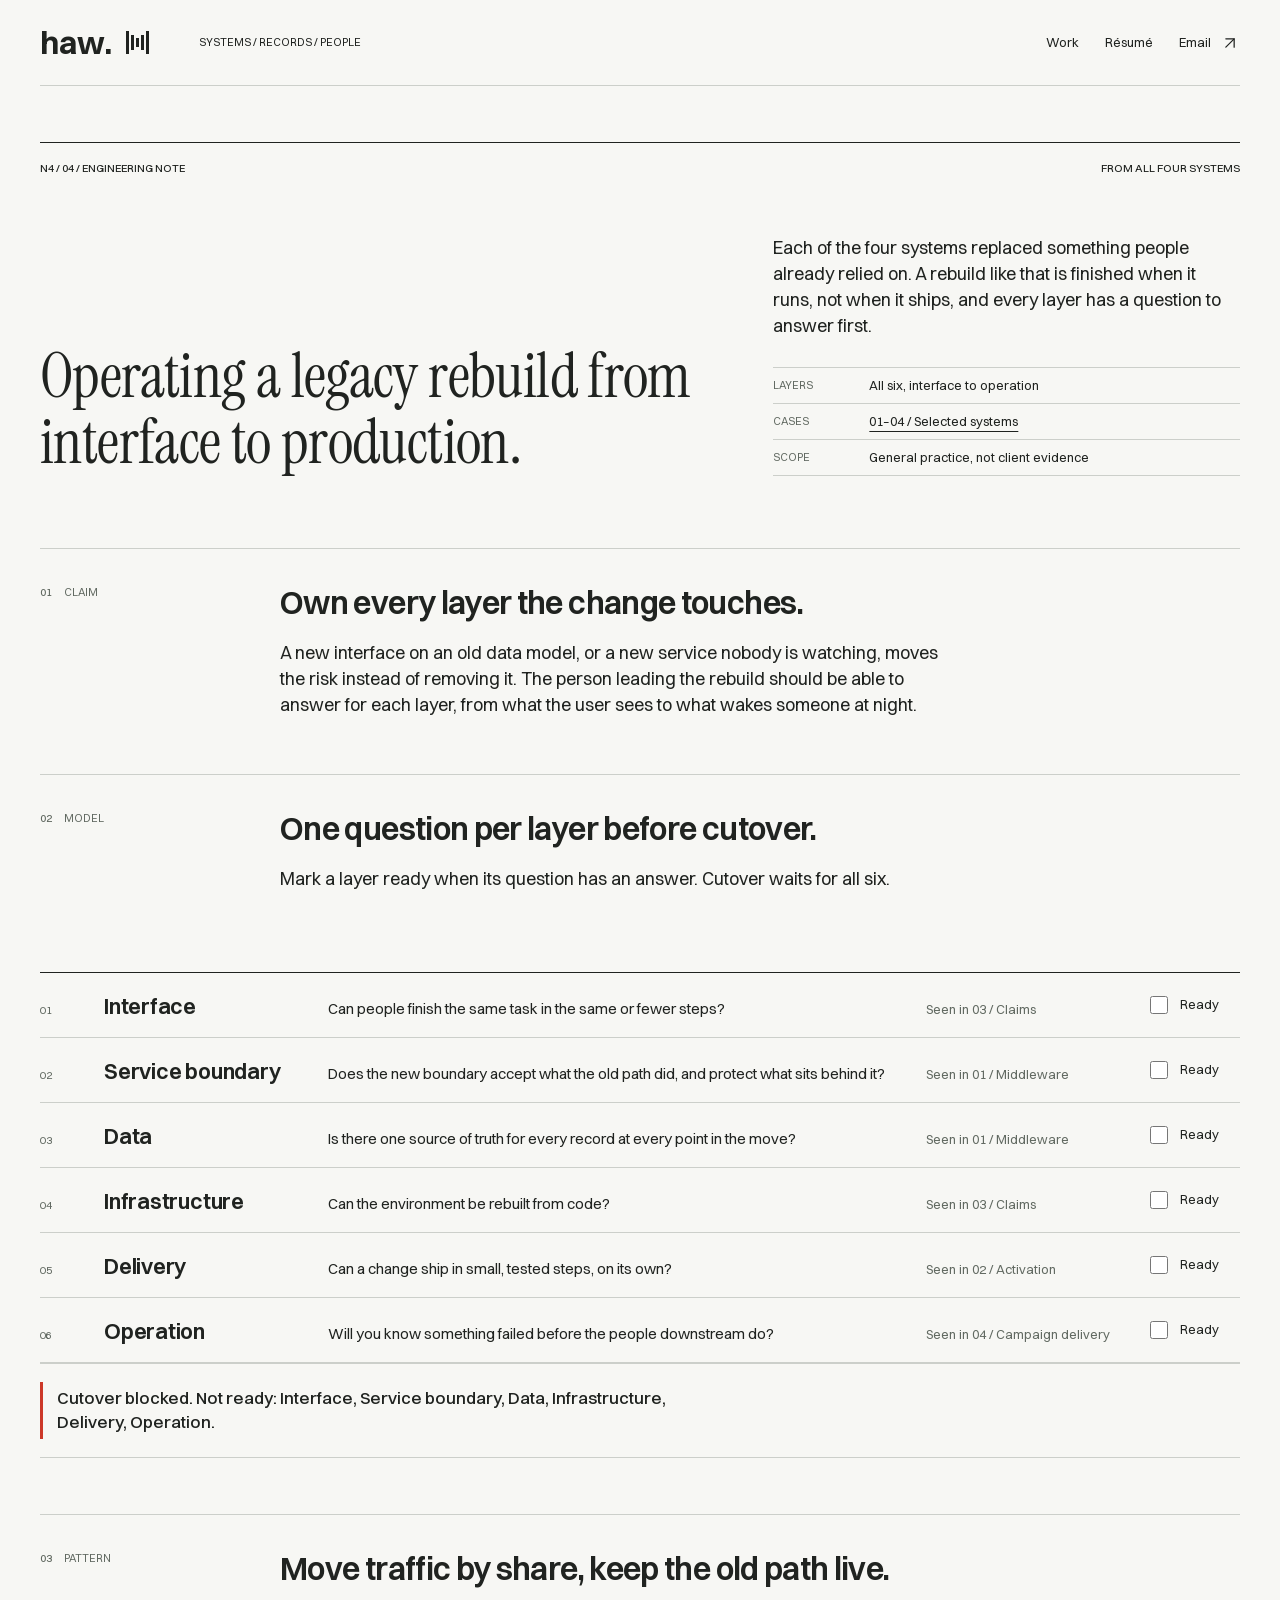
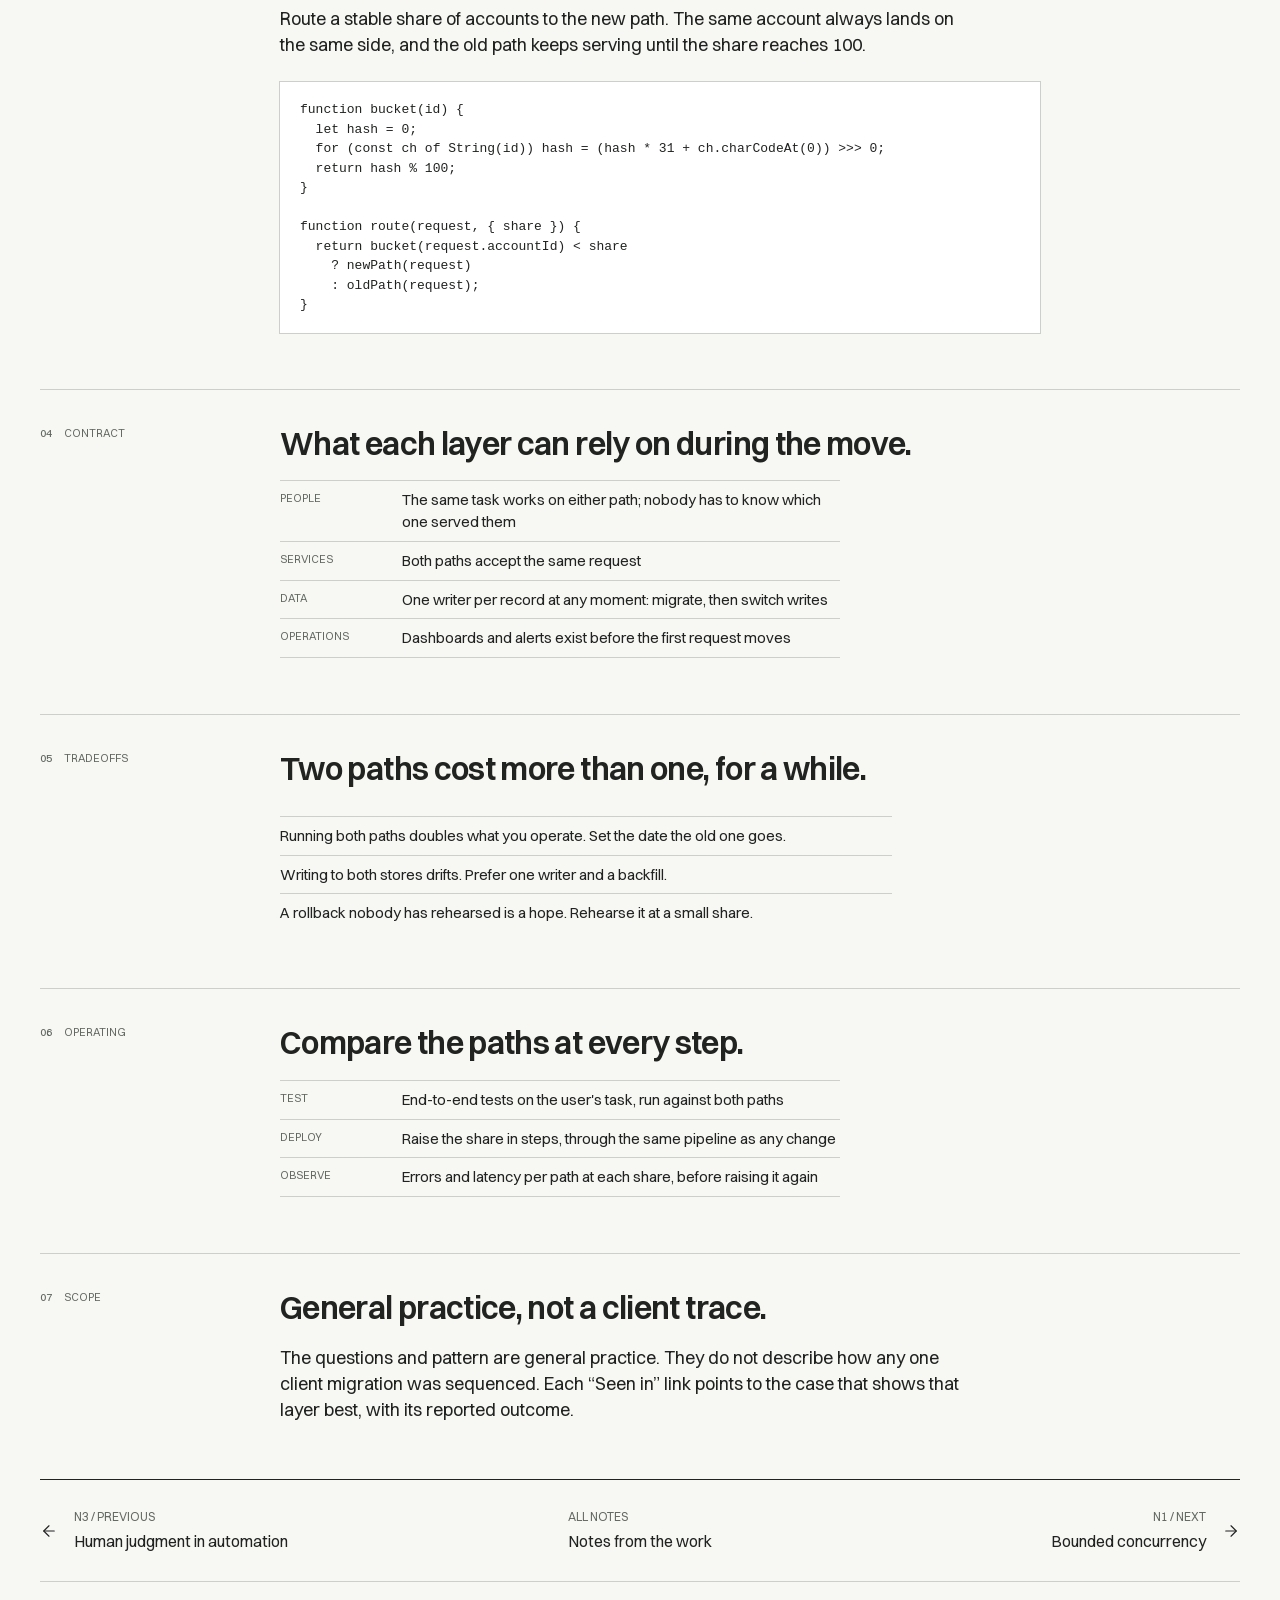
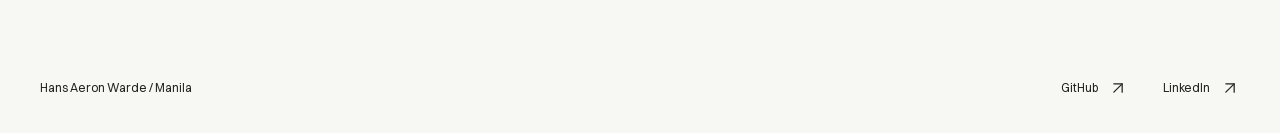
<file: notes/legacy-rebuild.html>
<!doctype html>
<html lang="en">
  <head>
    <meta charset="utf-8" />
    <meta name="viewport" content="width=device-width, initial-scale=1" />
    <title>Operating a legacy rebuild from interface to production &#8211; Hans Aeron Warde</title>
    <meta
      name="description"
      content="Engineering note: a rebuild is finished when it runs, not when it ships. One question per layer before cutover, a traffic-share routing pattern, and what to test and watch."
    />
    <meta name="theme-color" content="#f7f7f4" />
    <link rel="canonical" href="https://hansaeronwarde.github.io/notes/legacy-rebuild.html" />
    <link rel="icon" href="../assets/favicon.svg" type="image/svg+xml" />
    <link rel="apple-touch-icon" href="../assets/apple-touch-icon.png" />
    <link rel="preload" href="../assets/portfolio/fonts/InstrumentSerif-Regular.woff2" as="font" type="font/woff2" crossorigin />
    <link rel="preload" href="../assets/portfolio/fonts/Switzer-Variable.woff2" as="font" type="font/woff2" crossorigin />
    <link rel="stylesheet" href="../assets/portfolio/study.css" />
    <link rel="stylesheet" href="../assets/portfolio/supporting.css" />
    <link rel="stylesheet" href="../components.css" />
    <link rel="stylesheet" href="../work/case.css" />
    <script defer src="../assets/portfolio/vendor/lucide.min.js"></script>
    <script defer src="notes.js"></script>
  </head>
  <body class="case-page note-page">
    <a class="skip" href="#case">Skip to note</a>
    <header id="navigation" class="paper">
      <a class="signature" href="../index.html" aria-label="haw. Hans Aeron Warde, home"
        >haw.<span class="mark" aria-hidden="true"><i></i><i></i><i></i><i></i><i></i></span
      ></a>
      <span class="header-note">SYSTEMS / RECORDS / PEOPLE</span>
      <nav aria-label="Primary">
        <a href="../cases.html">Work</a>
        <a href="../index.html#resume">R&#233;sum&#233;</a>
        <a href="mailto:haeronwarde@gmail.com?subject=Legacy%20rebuilds" aria-label="Email Hans"
          >Email <i data-lucide="arrow-up-right" aria-hidden="true"></i
        ></a>
      </nav>
    </header>

    <main id="case">
      <article aria-labelledby="case-title">
        <div class="masthead">
          <div class="section-rule">
            <span>N4 / 04 / ENGINEERING NOTE</span><span>FROM ALL FOUR SYSTEMS</span>
          </div>
          <div class="masthead-body">
            <h1 id="case-title">Operating a legacy rebuild from interface to production.</h1>
            <div class="masthead-side">
              <p class="masthead-lead">
                Each of the four systems replaced something people already
                relied on. A rebuild like that is finished when it runs, not when
                it ships, and every layer has a question to answer first.
              </p>
              <dl class="facts">
                <div><dt>Layers</dt><dd>All six, interface to operation</dd></div>
                <div><dt>Cases</dt><dd><a href="../cases.html">01&#8211;04 / Selected systems</a></dd></div>
                <div><dt>Scope</dt><dd>General practice, not client evidence</dd></div>
              </dl>
            </div>
          </div>
        </div>

        <section class="field" aria-labelledby="claim-title">
          <span class="field-label" aria-hidden="true"><b>01</b>Claim</span>
          <div class="field-body">
            <h2 id="claim-title" class="heading">Own every layer the change touches.</h2>
            <p>
              A new interface on an old data model, or a new service nobody is
              watching, moves the risk instead of removing it. The person
              leading the rebuild should be able to answer for each layer, from
              what the user sees to what wakes someone at night.
            </p>
          </div>
        </section>

        <section class="field field-wide" aria-labelledby="model-title">
          <span class="field-label" aria-hidden="true"><b>02</b>Model</span>
          <div class="field-body">
            <h2 id="model-title" class="heading">One question per layer before cutover.</h2>
            <p>Mark a layer ready when its question has an answer. Cutover waits for all six.</p>
          </div>
          <div class="study-frame">
            <ol class="ladder" id="n4-layers">
              <li>
                <span class="stage-no">01</span><h3 class="subheading">Interface</h3>
                <p>Can people finish the same task in the same or fewer steps?</p>
                <a href="../work/claims-intake.html">Seen in 03 / Claims</a>
                <label class="checkbox" data-enhance hidden><input type="checkbox" value="Interface" /><span class="sr-only">Interface </span>Ready</label>
              </li>
              <li>
                <span class="stage-no">02</span><h3 class="subheading">Service boundary</h3>
                <p>Does the new boundary accept what the old path did, and protect what sits behind it?</p>
                <a href="../work/integration-middleware.html">Seen in 01 / Middleware</a>
                <label class="checkbox" data-enhance hidden><input type="checkbox" value="Service boundary" /><span class="sr-only">Service boundary </span>Ready</label>
              </li>
              <li>
                <span class="stage-no">03</span><h3 class="subheading">Data</h3>
                <p>Is there one source of truth for every record at every point in the move?</p>
                <a href="../work/integration-middleware.html">Seen in 01 / Middleware</a>
                <label class="checkbox" data-enhance hidden><input type="checkbox" value="Data" /><span class="sr-only">Data </span>Ready</label>
              </li>
              <li>
                <span class="stage-no">04</span><h3 class="subheading">Infrastructure</h3>
                <p>Can the environment be rebuilt from code?</p>
                <a href="../work/claims-intake.html">Seen in 03 / Claims</a>
                <label class="checkbox" data-enhance hidden><input type="checkbox" value="Infrastructure" /><span class="sr-only">Infrastructure </span>Ready</label>
              </li>
              <li>
                <span class="stage-no">05</span><h3 class="subheading">Delivery</h3>
                <p>Can a change ship in small, tested steps, on its own?</p>
                <a href="../work/sim-activation.html">Seen in 02 / Activation</a>
                <label class="checkbox" data-enhance hidden><input type="checkbox" value="Delivery" /><span class="sr-only">Delivery </span>Ready</label>
              </li>
              <li>
                <span class="stage-no">06</span><h3 class="subheading">Operation</h3>
                <p>Will you know something failed before the people downstream do?</p>
                <a href="../work/campaign-delivery.html">Seen in 04 / Campaign delivery</a>
                <label class="checkbox" data-enhance hidden><input type="checkbox" value="Operation" /><span class="sr-only">Operation </span>Ready</label>
              </li>
            </ol>
            <div class="study-footer">
              <p class="gate-status" id="n4-out" data-ready="false">Cutover blocked. Not ready: Interface, Service boundary, Data, Infrastructure, Delivery, Operation.</p
              ><span id="note-status" role="status" aria-live="polite"></span>
            </div>
          </div>
        </section>

        <section class="field" aria-labelledby="pattern-title">
          <span class="field-label" aria-hidden="true"><b>03</b>Pattern</span>
          <div class="field-body">
            <h2 id="pattern-title" class="heading">Move traffic by share, keep the old path live.</h2>
            <p>
              Route a stable share of accounts to the new path. The same account
              always lands on the same side, and the old path keeps serving
              until the share reaches 100.
            </p>
            <pre class="pattern"><code>function bucket(id) {
  let hash = 0;
  for (const ch of String(id)) hash = (hash * 31 + ch.charCodeAt(0)) &gt;&gt;&gt; 0;
  return hash % 100;
}

function route(request, { share }) {
  return bucket(request.accountId) &lt; share
    ? newPath(request)
    : oldPath(request);
}</code></pre>
          </div>
        </section>

        <section class="field" aria-labelledby="contract-title">
          <span class="field-label" aria-hidden="true"><b>04</b>Contract</span>
          <div class="field-body">
            <h2 id="contract-title" class="heading">What each layer can rely on during the move.</h2>
            <dl class="layers delivery">
              <div><dt>People</dt><dd>The same task works on either path; nobody has to know which one served them</dd></div>
              <div><dt>Services</dt><dd>Both paths accept the same request</dd></div>
              <div><dt>Data</dt><dd>One writer per record at any moment: migrate, then switch writes</dd></div>
              <div><dt>Operations</dt><dd>Dashboards and alerts exist before the first request moves</dd></div>
            </dl>
          </div>
        </section>

        <section class="field" aria-labelledby="failure-title">
          <span class="field-label" aria-hidden="true"><b>05</b>Tradeoffs</span>
          <div class="field-body">
            <h2 id="failure-title" class="heading">Two paths cost more than one, for a while.</h2>
            <ul class="decisions">
              <li>Running both paths doubles what you operate. Set the date the old one goes.</li>
              <li>Writing to both stores drifts. Prefer one writer and a backfill.</li>
              <li>A rollback nobody has rehearsed is a hope. Rehearse it at a small share.</li>
            </ul>
          </div>
        </section>

        <section class="field" aria-labelledby="operating-title">
          <span class="field-label" aria-hidden="true"><b>06</b>Operating</span>
          <div class="field-body">
            <h2 id="operating-title" class="heading">Compare the paths at every step.</h2>
            <dl class="layers delivery">
              <div><dt>Test</dt><dd>End-to-end tests on the user&#x27;s task, run against both paths</dd></div>
              <div><dt>Deploy</dt><dd>Raise the share in steps, through the same pipeline as any change</dd></div>
              <div><dt>Observe</dt><dd>Errors and latency per path at each share, before raising it again</dd></div>
            </dl>
          </div>
        </section>

        <section class="field" aria-labelledby="scope-title">
          <span class="field-label" aria-hidden="true"><b>07</b>Scope</span>
          <div class="field-body">
            <h2 id="scope-title" class="heading">General practice, not a client trace.</h2>
            <p>
              The questions and pattern are general practice. They do not
              describe how any one client migration was sequenced. Each
              &#8220;Seen in&#8221; link points to the case that shows that
              layer best, with its reported outcome.
            </p>
          </div>
        </section>

        <nav class="case-nav" aria-label="Engineering notes">
          <a href="human-judgment.html" rel="prev"
            ><i data-lucide="arrow-left" aria-hidden="true"></i
            ><span><small>N3 / PREVIOUS</small>Human judgment in automation</span></a
          ><a href="../index.html#notes"><span><small>ALL NOTES</small>Notes from the work</span></a
          ><a href="bounded-concurrency.html"
            ><span><small>N1 / NEXT</small>Bounded concurrency</span
            ><i data-lucide="arrow-right" aria-hidden="true"></i
          ></a>
        </nav>
      </article>
    </main>
    <footer>
      <span>Hans Aeron Warde / Manila</span>
      <nav aria-label="Social">
        <a href="https://github.com/hansaeronwarde">GitHub <i data-lucide="arrow-up-right" aria-hidden="true"></i></a
        ><a href="https://linkedin.com/in/hansaeronwarde">LinkedIn <i data-lucide="arrow-up-right" aria-hidden="true"></i></a>
      </nav>
    </footer>
  </body>
</html>
</file>
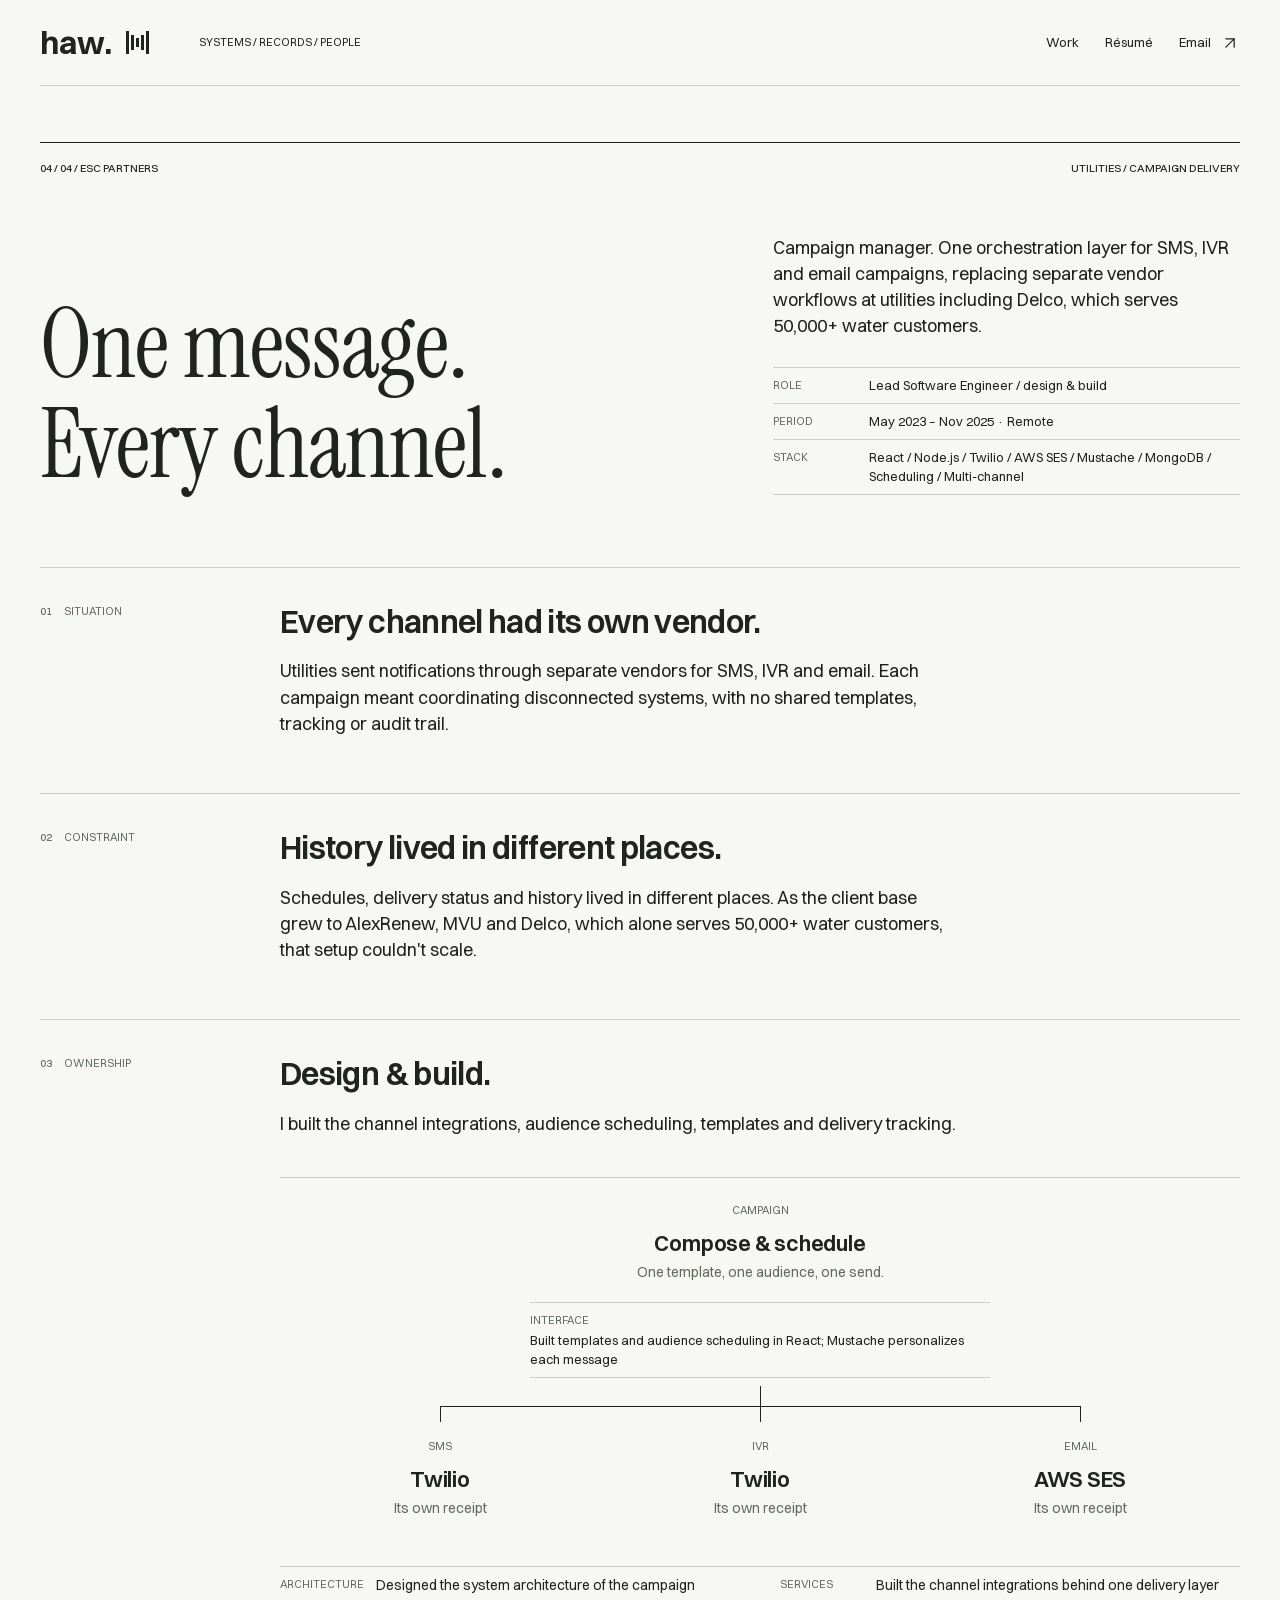
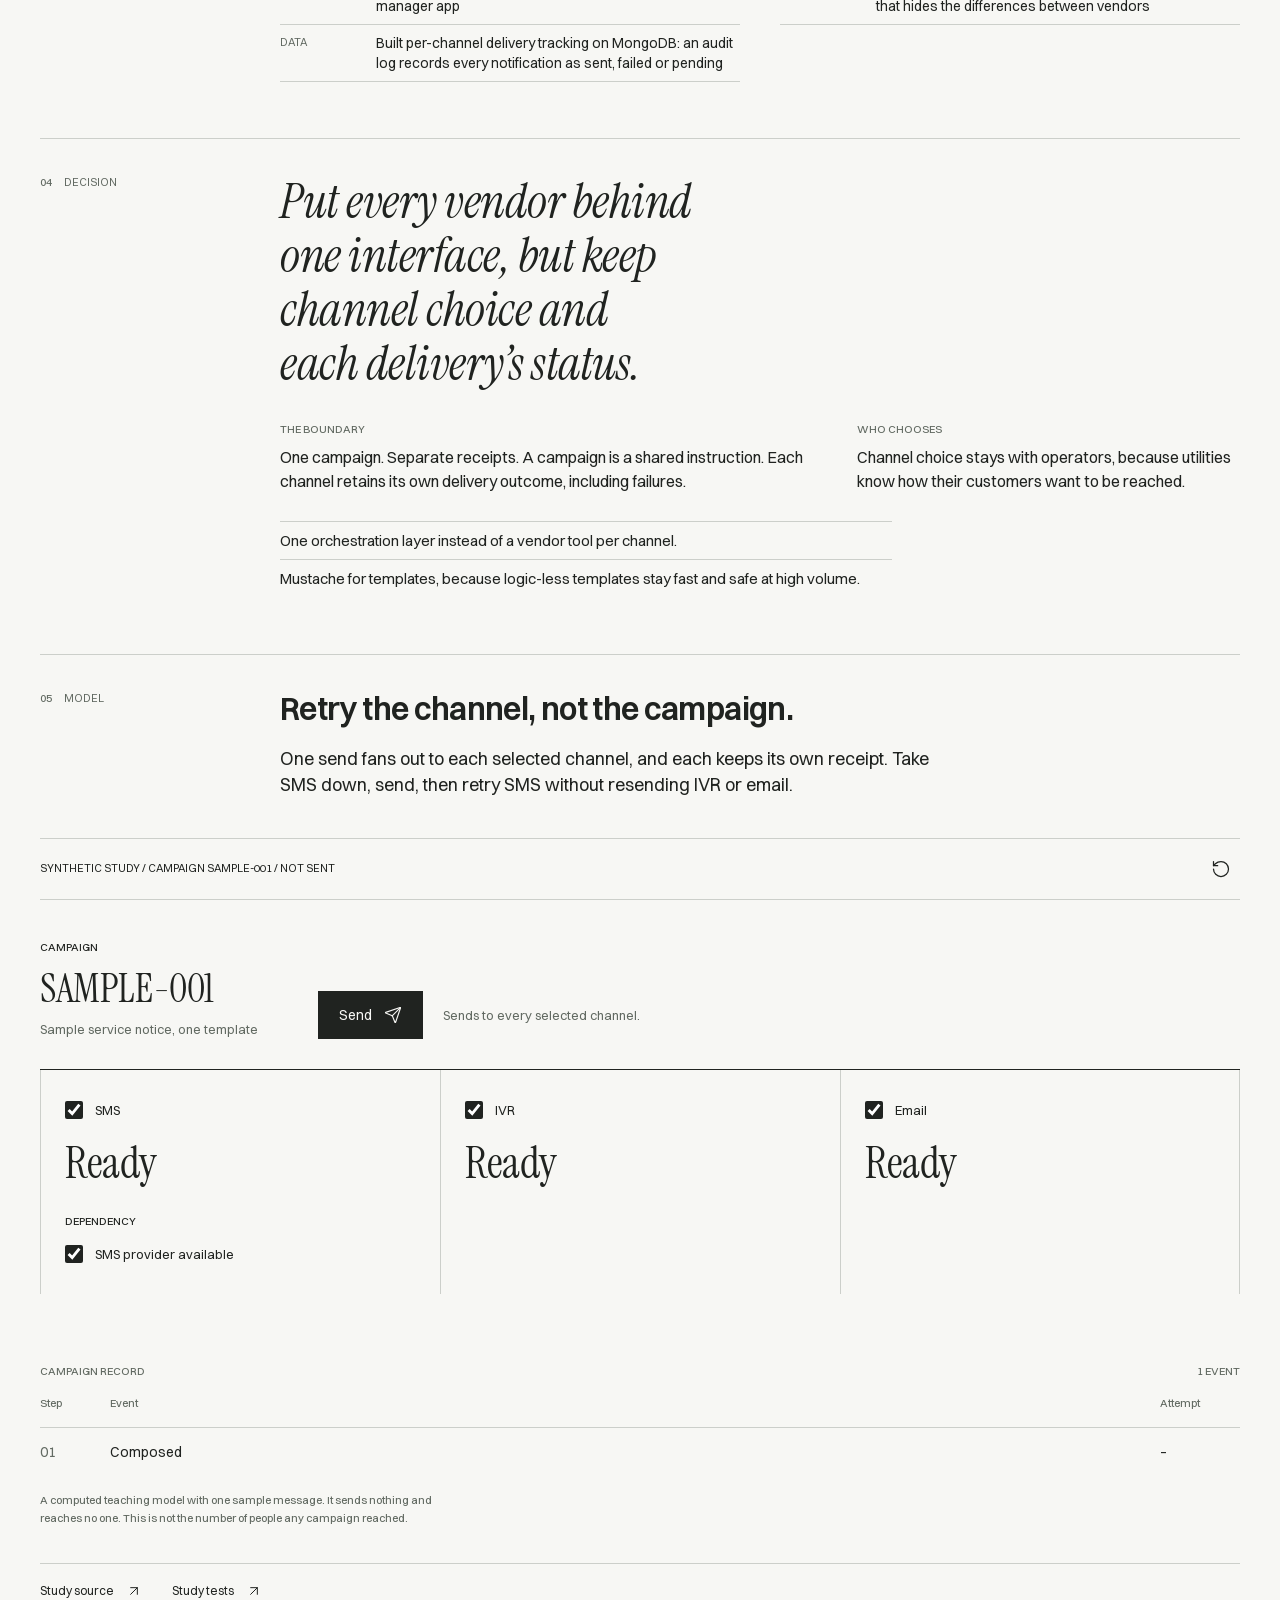
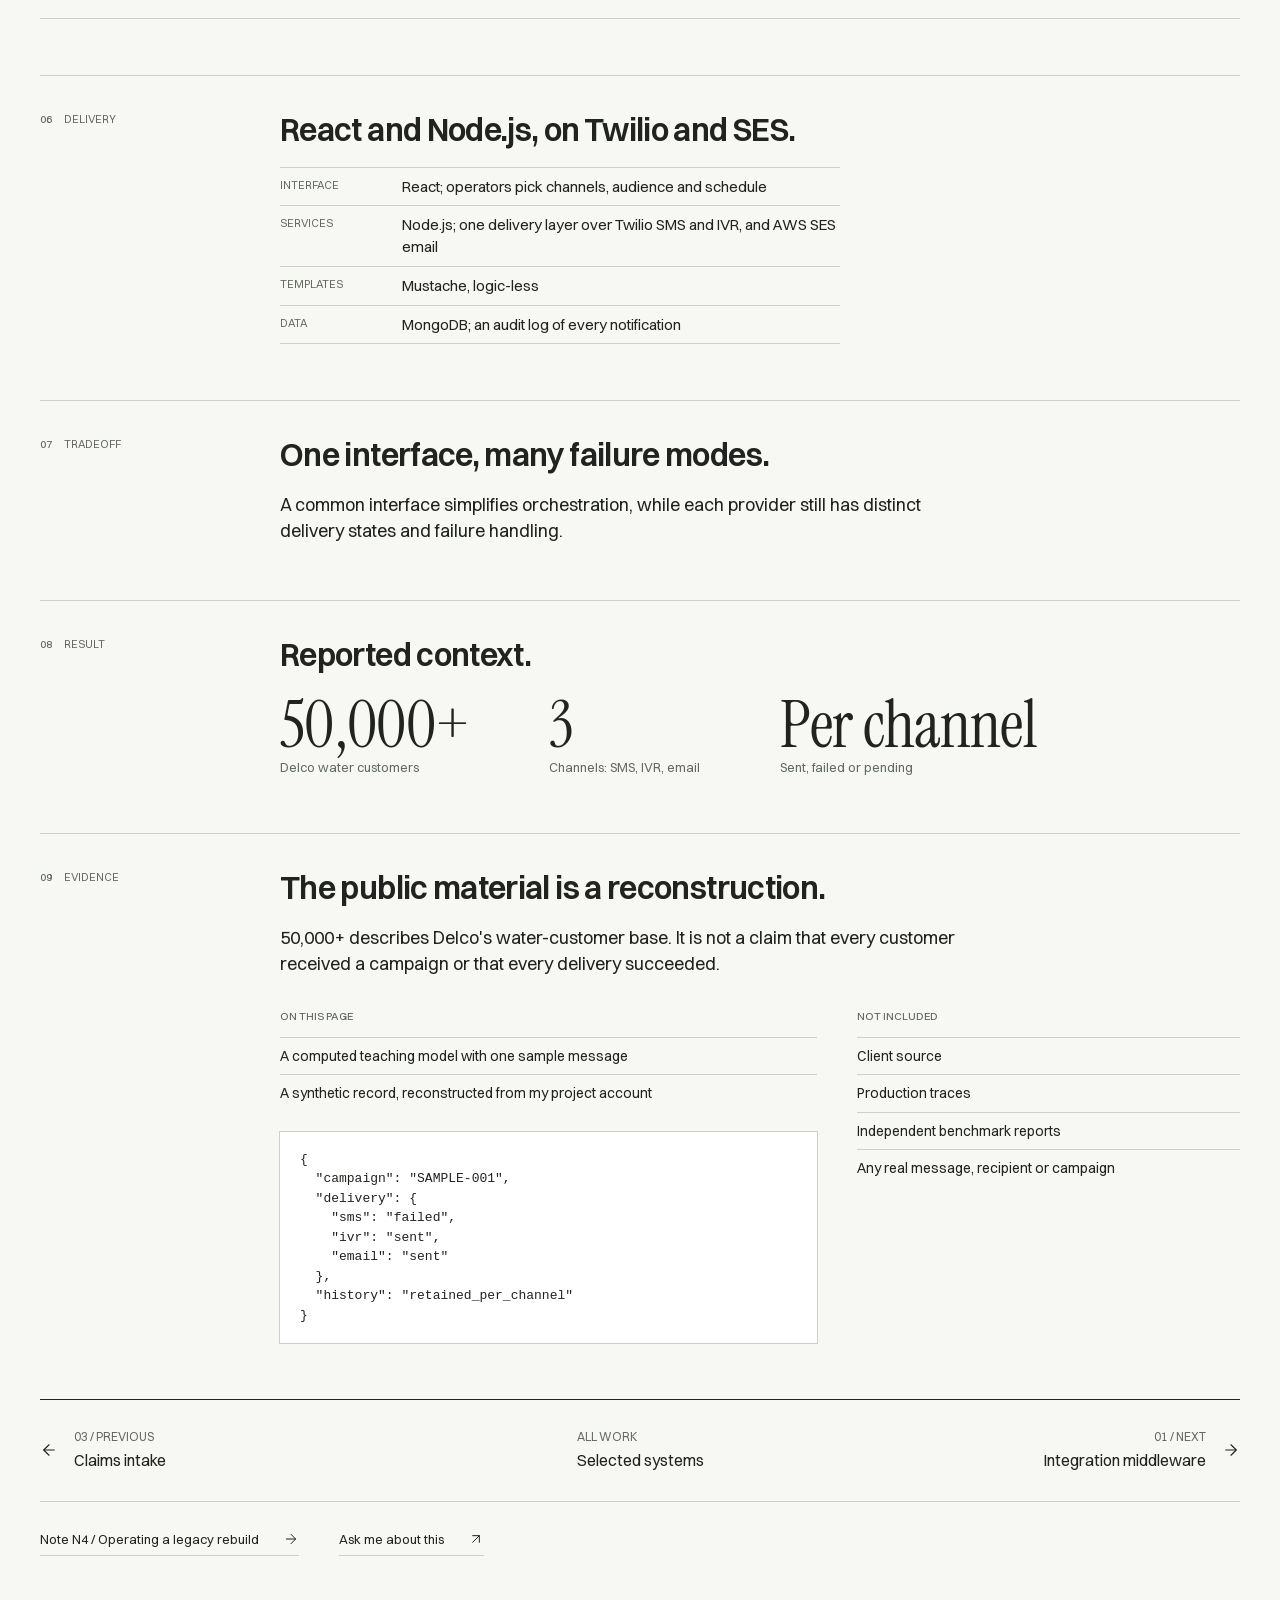
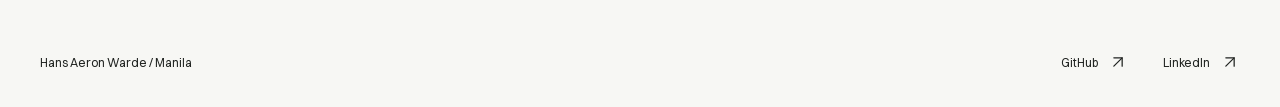
<file: work/campaign-delivery.html>
<!doctype html>
<html lang="en">
  <head>
    <meta charset="utf-8" />
    <meta name="viewport" content="width=device-width, initial-scale=1" />
    <title>Campaign delivery &#8211; Hans Aeron Warde</title>
    <meta
      name="description"
      content="Campaign delivery at ESC Partners: one orchestration layer for SMS, IVR and email, where each channel keeps its own delivery receipt. Built for utilities including Delco, which serves 50,000+ water customers."
    />
    <meta name="theme-color" content="#f7f7f4" />
    <link rel="canonical" href="https://hansaeronwarde.github.io/work/campaign-delivery.html" />
    <link rel="icon" href="../assets/favicon.svg" type="image/svg+xml" />
    <link rel="apple-touch-icon" href="../assets/apple-touch-icon.png" />
    <link
      rel="preload"
      href="../assets/portfolio/fonts/InstrumentSerif-Regular.woff2"
      as="font"
      type="font/woff2"
      crossorigin
    />
    <link
      rel="preload"
      href="../assets/portfolio/fonts/Switzer-Variable.woff2"
      as="font"
      type="font/woff2"
      crossorigin
    />
    <link rel="stylesheet" href="../assets/portfolio/study.css" />
    <link rel="stylesheet" href="../assets/portfolio/supporting.css" />
    <link rel="stylesheet" href="../components.css" />
    <link rel="stylesheet" href="case.css" />
    <script defer src="../assets/portfolio/vendor/lucide.min.js"></script>
    <script defer src="../assets/portfolio/studies.js"></script>
    <script defer src="../assets/portfolio/studies-ui.js"></script>
  </head>
  <body class="case-page">
    <a class="skip" href="#case">Skip to case</a>
    <header id="navigation" class="paper">
      <a class="signature" href="../index.html" aria-label="haw. Hans Aeron Warde, home"
        >haw.<span class="mark" aria-hidden="true"
          ><i></i><i></i><i></i><i></i><i></i></span
      ></a>
      <span class="header-note">SYSTEMS / RECORDS / PEOPLE</span>
      <nav aria-label="Primary">
        <a href="../cases.html">Work</a>
        <a href="../index.html#resume">R&#233;sum&#233;</a>
        <a href="mailto:haeronwarde@gmail.com?subject=Campaign%20delivery" aria-label="Email Hans"
          >Email <i data-lucide="arrow-up-right" aria-hidden="true"></i
        ></a>
      </nav>
    </header>

    <main id="case">
      <article aria-labelledby="case-title">
        <div class="masthead">
          <div class="section-rule">
            <span>04 / 04 / ESC PARTNERS</span><span>UTILITIES / CAMPAIGN DELIVERY</span>
          </div>
          <div class="masthead-body">
            <h1 id="case-title">One message.<br />Every channel.</h1>
            <div class="masthead-side">
              <p class="masthead-lead">
                Campaign manager. One orchestration layer for SMS, IVR and email
                campaigns, replacing separate vendor workflows at utilities
                including Delco, which serves 50,000+ water customers.
              </p>
              <dl class="facts">
                <div><dt>Role</dt><dd>Lead Software Engineer / design &amp; build</dd></div>
                <div>
                  <dt>Period</dt>
                  <dd>
                    <time datetime="2023-05">May 2023</time> &#8211;
                    <time datetime="2025-11">Nov 2025</time> &#183; Remote
                  </dd>
                </div>
                <div>
                  <dt>Stack</dt>
                  <dd>React / Node.js / Twilio / AWS SES / Mustache / MongoDB / Scheduling / Multi-channel</dd>
                </div>
              </dl>
            </div>
          </div>
        </div>

        <section class="field" aria-labelledby="situation-title">
          <span class="field-label" aria-hidden="true"><b>01</b>Situation</span>
          <div class="field-body">
            <h2 id="situation-title" class="heading">Every channel had its own vendor.</h2>
            <p>
              Utilities sent notifications through separate vendors for SMS,
              IVR and email. Each campaign meant coordinating disconnected
              systems, with no shared templates, tracking or audit trail.
            </p>
          </div>
        </section>

        <section class="field" aria-labelledby="constraint-title">
          <span class="field-label" aria-hidden="true"><b>02</b>Constraint</span>
          <div class="field-body">
            <h2 id="constraint-title" class="heading">History lived in different places.</h2>
            <p>
              Schedules, delivery status and history lived in different places.
              As the client base grew to AlexRenew, MVU and Delco, which alone
              serves 50,000+ water customers, that setup couldn&#x27;t scale.
            </p>
          </div>
        </section>

        <section class="field" aria-labelledby="ownership-title">
          <span class="field-label" aria-hidden="true"><b>03</b>Ownership</span>
          <div class="field-body">
            <h2 id="ownership-title" class="heading">Design &amp; build.</h2>
            <p>
              I built the channel integrations, audience scheduling, templates
              and delivery tracking.
            </p>
            <div class="fanout">
              <div class="fanout-origin">
                <span class="stage-no">CAMPAIGN</span>
                <h3 class="subheading">Compose &amp; schedule</h3>
                <p>One template, one audience, one send.</p>
                <dl class="layers">
                  <div><dt>Interface</dt><dd>Built templates and audience scheduling in React; Mustache personalizes each message</dd></div>
                </dl>
              </div>
              <ol class="fanout-channels" aria-label="One receipt per channel">
                <li><span class="stage-no">SMS</span><h3 class="subheading">Twilio</h3><p>Its own receipt</p></li>
                <li><span class="stage-no">IVR</span><h3 class="subheading">Twilio</h3><p>Its own receipt</p></li>
                <li><span class="stage-no">EMAIL</span><h3 class="subheading">AWS SES</h3><p>Its own receipt</p></li>
              </ol>
            </div>
            <dl class="layers platform" aria-label="What I owned across every channel">
              <div><dt>Architecture</dt><dd>Designed the system architecture of the campaign manager app</dd></div>
              <div><dt>Services</dt><dd>Built the channel integrations behind one delivery layer that hides the differences between vendors</dd></div>
              <div><dt>Data</dt><dd>Built per-channel delivery tracking on MongoDB: an audit log records every notification as sent, failed or pending</dd></div>
            </dl>
          </div>
        </section>

        <section class="field" aria-labelledby="decision-title">
          <span class="field-label" aria-hidden="true"><b>04</b>Decision</span>
          <div class="field-body">
            <h2 id="decision-title" class="quote">
              Put every vendor behind one interface, but keep channel choice and
              each delivery&#8217;s status.
            </h2>
            <div class="split-copy">
              <p>
                <span class="eyebrow">THE BOUNDARY</span>
                One campaign. Separate receipts. A campaign is a shared
                instruction. Each channel retains its own delivery outcome,
                including failures.
              </p>
              <p>
                <span class="eyebrow">WHO CHOOSES</span>
                Channel choice stays with operators, because utilities know how
                their customers want to be reached.
              </p>
            </div>
            <ul class="decisions" aria-label="Key decisions">
              <li>One orchestration layer instead of a vendor tool per channel.</li>
              <li>Mustache for templates, because logic-less templates stay fast and safe at high volume.</li>
            </ul>
          </div>
        </section>

        <section class="field field-wide" id="campaigns" aria-labelledby="model-title">
          <span class="field-label" aria-hidden="true"><b>05</b>Model</span>
          <div class="field-body">
            <h2 id="model-title" class="heading">Retry the channel, not the campaign.</h2>
            <p>
              One send fans out to each selected channel, and each keeps its own
              receipt. Take SMS down, send, then retry SMS without resending IVR
              or email.
            </p>
          </div>
          <div class="study-frame">
            <div class="lab-bar study-bar">
              <span class="study-source" id="cmp-source">SYNTHETIC STUDY / CAMPAIGN SAMPLE-001 / SENT</span>
              <div class="transport" data-enhance hidden>
                <button type="button" class="icon" id="cmp-reset" aria-label="Reset campaign">
                  <i data-lucide="rotate-ccw" aria-hidden="true"></i>
                </button>
              </div>
            </div>
            <div class="branches" id="cmp-branches" data-sent="true">
              <div class="campaign-node">
                <div>
                  <span class="eyebrow">CAMPAIGN</span>
                  <strong>SAMPLE-001</strong>
                  <span class="muted">Sample service notice, one template</span>
                </div>
                <div class="send" data-enhance hidden>
                  <button type="button" class="command" id="cmp-send" aria-describedby="cmp-reason">
                    Send <i data-lucide="send" aria-hidden="true"></i>
                  </button>
                  <span class="reason" id="cmp-reason">Sent. Reset to compose again.</span>
                </div>
              </div>
              <ol class="receipts">
                <li class="receipt" id="cmp-sms" data-channel="sms" data-state="sent">
                  <div class="receipt-head">
                    <label class="checkbox" data-enhance hidden><input type="checkbox" data-select="sms" checked /> SMS</label>
                    <span class="channel-name" data-nojs>SMS</span>
                  </div>
                  <strong class="receipt-state" data-word>Sent</strong>
                  <ol class="attempts" data-attempts><li data-result="failed"><span>01</span><span>Failed: provider error</span></li><li data-result="failed"><span>02</span><span>Failed: provider error</span></li><li data-result="sent"><span>03</span><span>Sent</span></li></ol>
                  <div class="receipt-end">
                    <span class="eyebrow">DEPENDENCY</span>
                    <label class="checkbox" data-enhance hidden
                      ><input id="cmp-provider" type="checkbox" checked /> SMS provider available</label
                    >
                    <span class="muted" data-nojs>SMS provider</span>
                  </div>
                  <button type="button" class="command secondary" data-retry="sms" hidden>
                    Retry SMS <i data-lucide="rotate-cw" aria-hidden="true"></i>
                  </button>
                </li>
                <li class="receipt" id="cmp-ivr" data-channel="ivr" data-state="sent">
                  <div class="receipt-head">
                    <label class="checkbox" data-enhance hidden><input type="checkbox" data-select="ivr" checked /> IVR</label>
                    <span class="channel-name" data-nojs>IVR</span>
                  </div>
                  <strong class="receipt-state" data-word>Sent</strong>
                  <ol class="attempts" data-attempts><li data-result="sent"><span>01</span><span>Sent</span></li></ol>
                </li>
                <li class="receipt" id="cmp-email" data-channel="email" data-state="sent">
                  <div class="receipt-head">
                    <label class="checkbox" data-enhance hidden><input type="checkbox" data-select="email" checked /> Email</label>
                    <span class="channel-name" data-nojs>Email</span>
                  </div>
                  <strong class="receipt-state" data-word>Sent</strong>
                  <ol class="attempts" data-attempts><li data-result="sent"><span>01</span><span>Sent</span></li></ol>
                </li>
              </ol>
            </div>
            <div class="study-record">
              <div class="register-label"><span>CAMPAIGN RECORD</span><span id="cmp-count">9 EVENTS</span></div>
              <table>
                <caption class="sr-only">Campaign SAMPLE-001 delivery history</caption>
                <thead><tr><th scope="col">Step</th><th scope="col">Event</th><th scope="col">Attempt</th></tr></thead>
                <tbody id="cmp-record"><tr data-event="composed"><td>01</td><td>Composed</td><td>–</td></tr><tr data-event="provider_unavailable"><td>02</td><td>SMS provider unavailable</td><td>–</td></tr><tr data-event="scheduled"><td>03</td><td>Scheduled</td><td>–</td></tr><tr data-event="failed"><td>04</td><td>SMS failed: provider error</td><td>1</td></tr><tr data-event="sent"><td>05</td><td>IVR sent</td><td>1</td></tr><tr data-event="sent"><td>06</td><td>Email sent</td><td>1</td></tr><tr data-event="failed"><td>07</td><td>SMS failed: provider error</td><td>2</td></tr><tr data-event="provider_restored"><td>08</td><td>SMS provider restored</td><td>–</td></tr><tr data-event="sent"><td>09</td><td>SMS sent</td><td>3</td></tr></tbody>
              </table>
              <p class="scope">
                A computed teaching model with one sample message. It sends
                nothing and reaches no one. This is not the number of people any
                campaign reached.
              </p>
            </div>
            <div class="study-footer">
              <a href="https://github.com/hansaeronwarde/hansaeronwarde.github.io/blob/main/assets/portfolio/studies.js">Study source <i data-lucide="arrow-up-right" aria-hidden="true"></i></a
              ><a href="https://github.com/hansaeronwarde/hansaeronwarde.github.io/blob/main/tests/supporting.test.cjs">Study tests <i data-lucide="arrow-up-right" aria-hidden="true"></i></a
              ><span id="cmp-status" role="status" aria-live="polite"></span>
            </div>
          </div>
        </section>

        <section class="field" aria-labelledby="delivery-title">
          <span class="field-label" aria-hidden="true"><b>06</b>Delivery</span>
          <div class="field-body">
            <h2 id="delivery-title" class="heading">React and Node.js, on Twilio and SES.</h2>
            <dl class="layers delivery">
              <div><dt>Interface</dt><dd>React; operators pick channels, audience and schedule</dd></div>
              <div><dt>Services</dt><dd>Node.js; one delivery layer over Twilio SMS and IVR, and AWS SES email</dd></div>
              <div><dt>Templates</dt><dd>Mustache, logic-less</dd></div>
              <div><dt>Data</dt><dd>MongoDB; an audit log of every notification</dd></div>
            </dl>
          </div>
        </section>

        <section class="field" aria-labelledby="tradeoff-title">
          <span class="field-label" aria-hidden="true"><b>07</b>Tradeoff</span>
          <div class="field-body">
            <h2 id="tradeoff-title" class="heading">One interface, many failure modes.</h2>
            <p>
              A common interface simplifies orchestration, while each provider
              still has distinct delivery states and failure handling.
            </p>
          </div>
        </section>

        <section class="field" aria-labelledby="result-title">
          <span class="field-label" aria-hidden="true"><b>08</b>Result</span>
          <div class="field-body">
            <h2 id="result-title" class="heading">Reported context.</h2>
            <dl class="results">
              <div><dt>50,000+</dt><dd>Delco water customers</dd></div>
              <div><dt>3</dt><dd>Channels: SMS, IVR, email</dd></div>
              <div><dt>Per channel</dt><dd>Sent, failed or pending</dd></div>
            </dl>
          </div>
        </section>

        <section class="field" aria-labelledby="evidence-title">
          <span class="field-label" aria-hidden="true"><b>09</b>Evidence</span>
          <div class="field-body">
            <h2 id="evidence-title" class="heading">The public material is a reconstruction.</h2>
            <p>
              50,000+ describes Delco&#x27;s water-customer base. It is not a
              claim that every customer received a campaign or that every
              delivery succeeded.
            </p>
            <div class="evidence">
              <div>
                <h3>On this page</h3>
                <ul>
                  <li>A computed teaching model with one sample message</li>
                  <li>A synthetic record, reconstructed from my project account</li>
                </ul>
                <pre><code>{
  "campaign": "SAMPLE-001",
  "delivery": {
    "sms": "failed",
    "ivr": "sent",
    "email": "sent"
  },
  "history": "retained_per_channel"
}</code></pre>
              </div>
              <div>
                <h3>Not included</h3>
                <ul>
                  <li>Client source</li>
                  <li>Production traces</li>
                  <li>Independent benchmark reports</li>
                  <li>Any real message, recipient or campaign</li>
                </ul>
              </div>
            </div>
          </div>
        </section>

        <nav class="case-nav" aria-label="Case studies">
          <a href="claims-intake.html" rel="prev"
            ><i data-lucide="arrow-left" aria-hidden="true"></i
            ><span><small>03 / PREVIOUS</small>Claims intake</span></a
          ><a href="../cases.html"
            ><span><small>ALL WORK</small>Selected systems</span></a
          ><a href="integration-middleware.html"
            ><span><small>01 / NEXT</small>Integration middleware</span
            ><i data-lucide="arrow-right" aria-hidden="true"></i
          ></a>
        </nav>
        <p class="ask">
          <a class="case-link" href="../notes/legacy-rebuild.html"
            >Note N4 / Operating a legacy rebuild <i data-lucide="arrow-right" aria-hidden="true"></i
          ></a>
          <a class="case-link" href="mailto:haeronwarde@gmail.com?subject=Campaign%20delivery"
            >Ask me about this <i data-lucide="arrow-up-right" aria-hidden="true"></i
          ></a>
        </p>
      </article>
    </main>
    <footer>
      <span>Hans Aeron Warde / Manila</span>
      <nav aria-label="Social">
        <a href="https://github.com/hansaeronwarde"
          >GitHub <i data-lucide="arrow-up-right" aria-hidden="true"></i></a
        ><a href="https://linkedin.com/in/hansaeronwarde"
          >LinkedIn <i data-lucide="arrow-up-right" aria-hidden="true"></i
        ></a>
      </nav>
    </footer>
  </body>
</html>
</file>
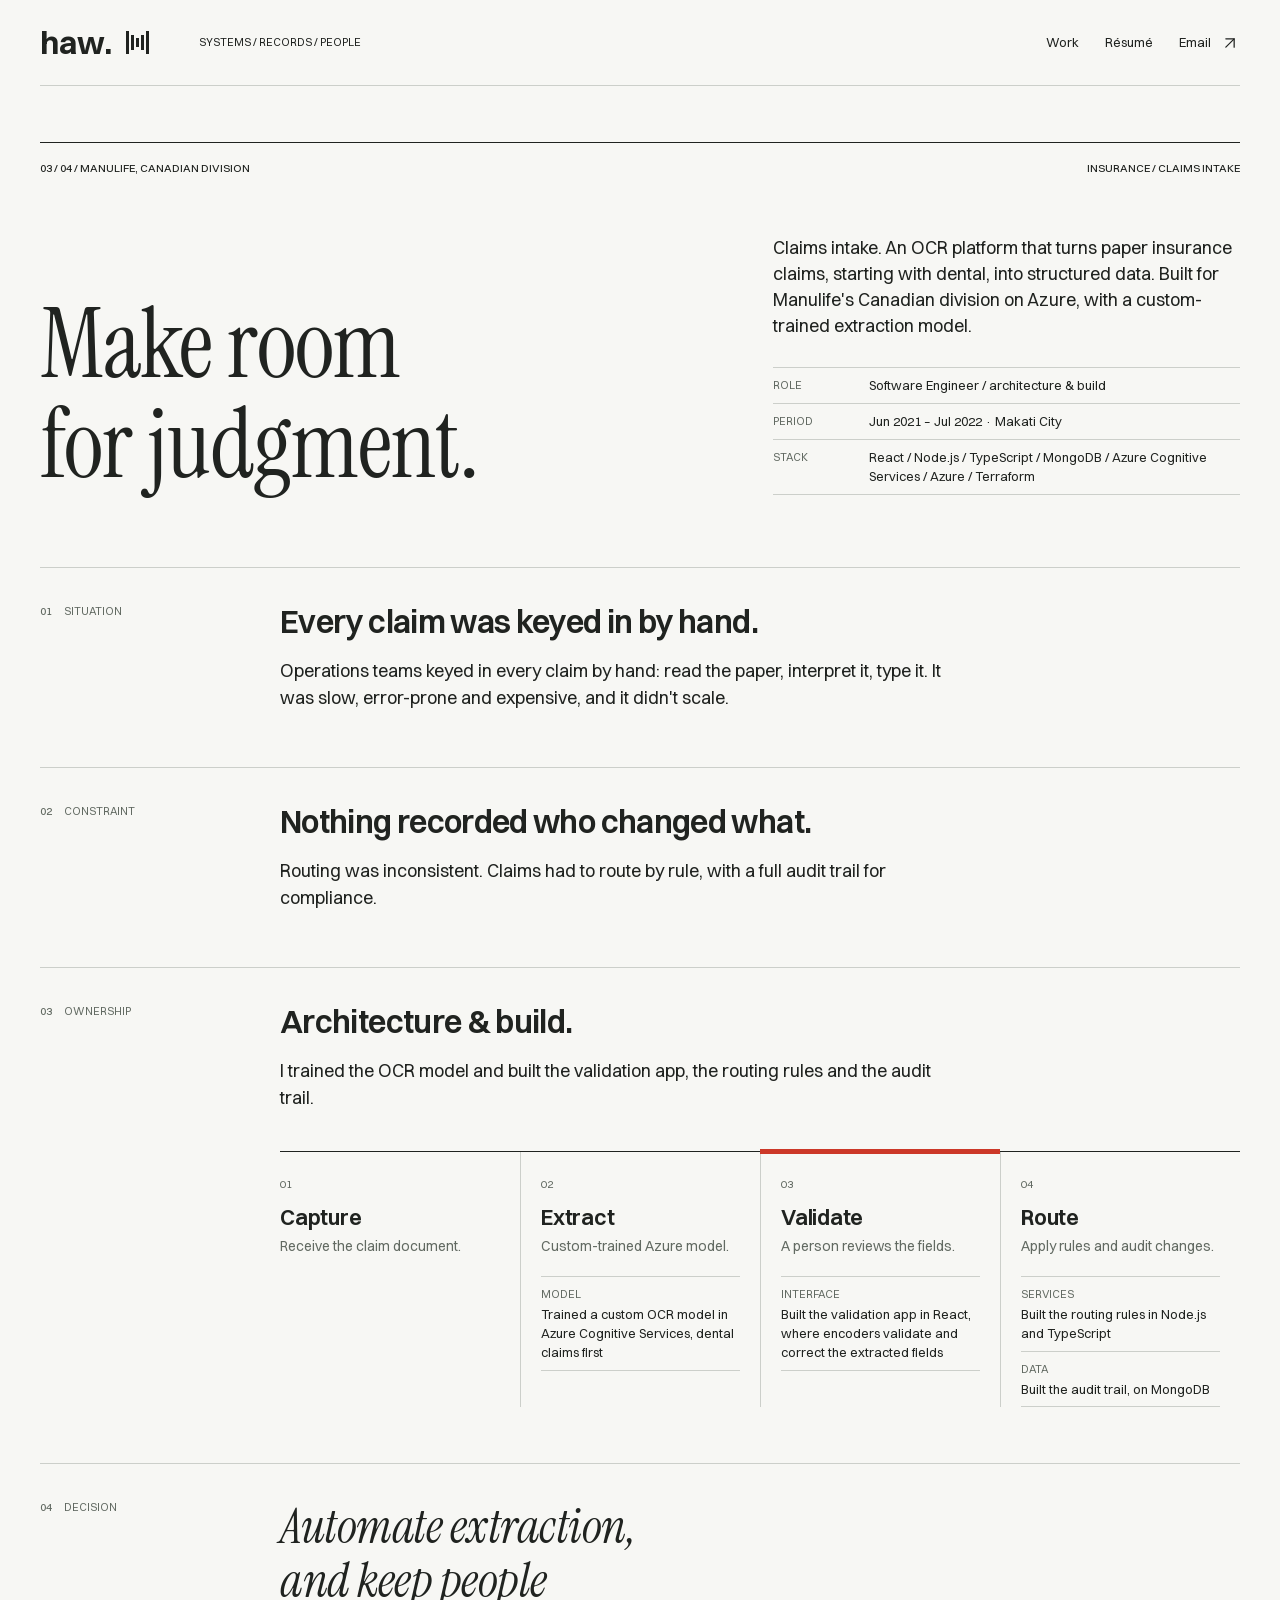
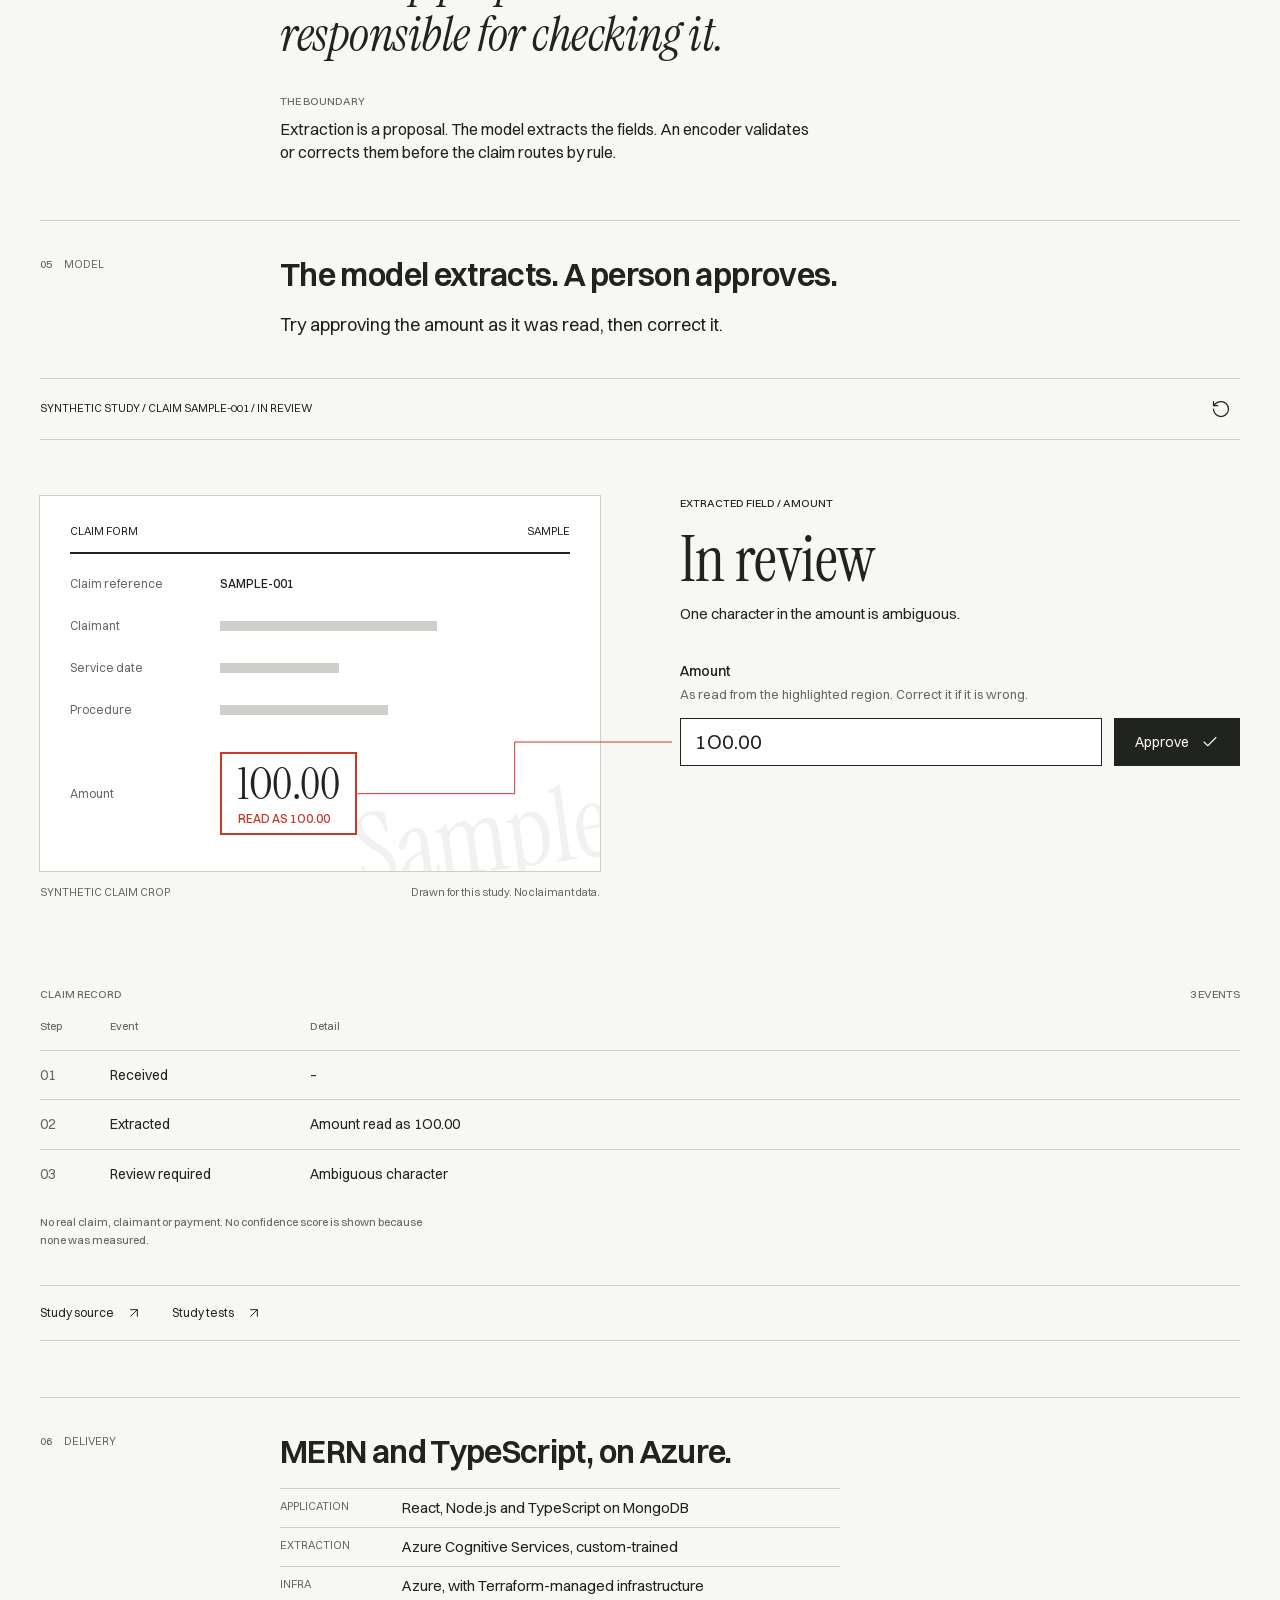
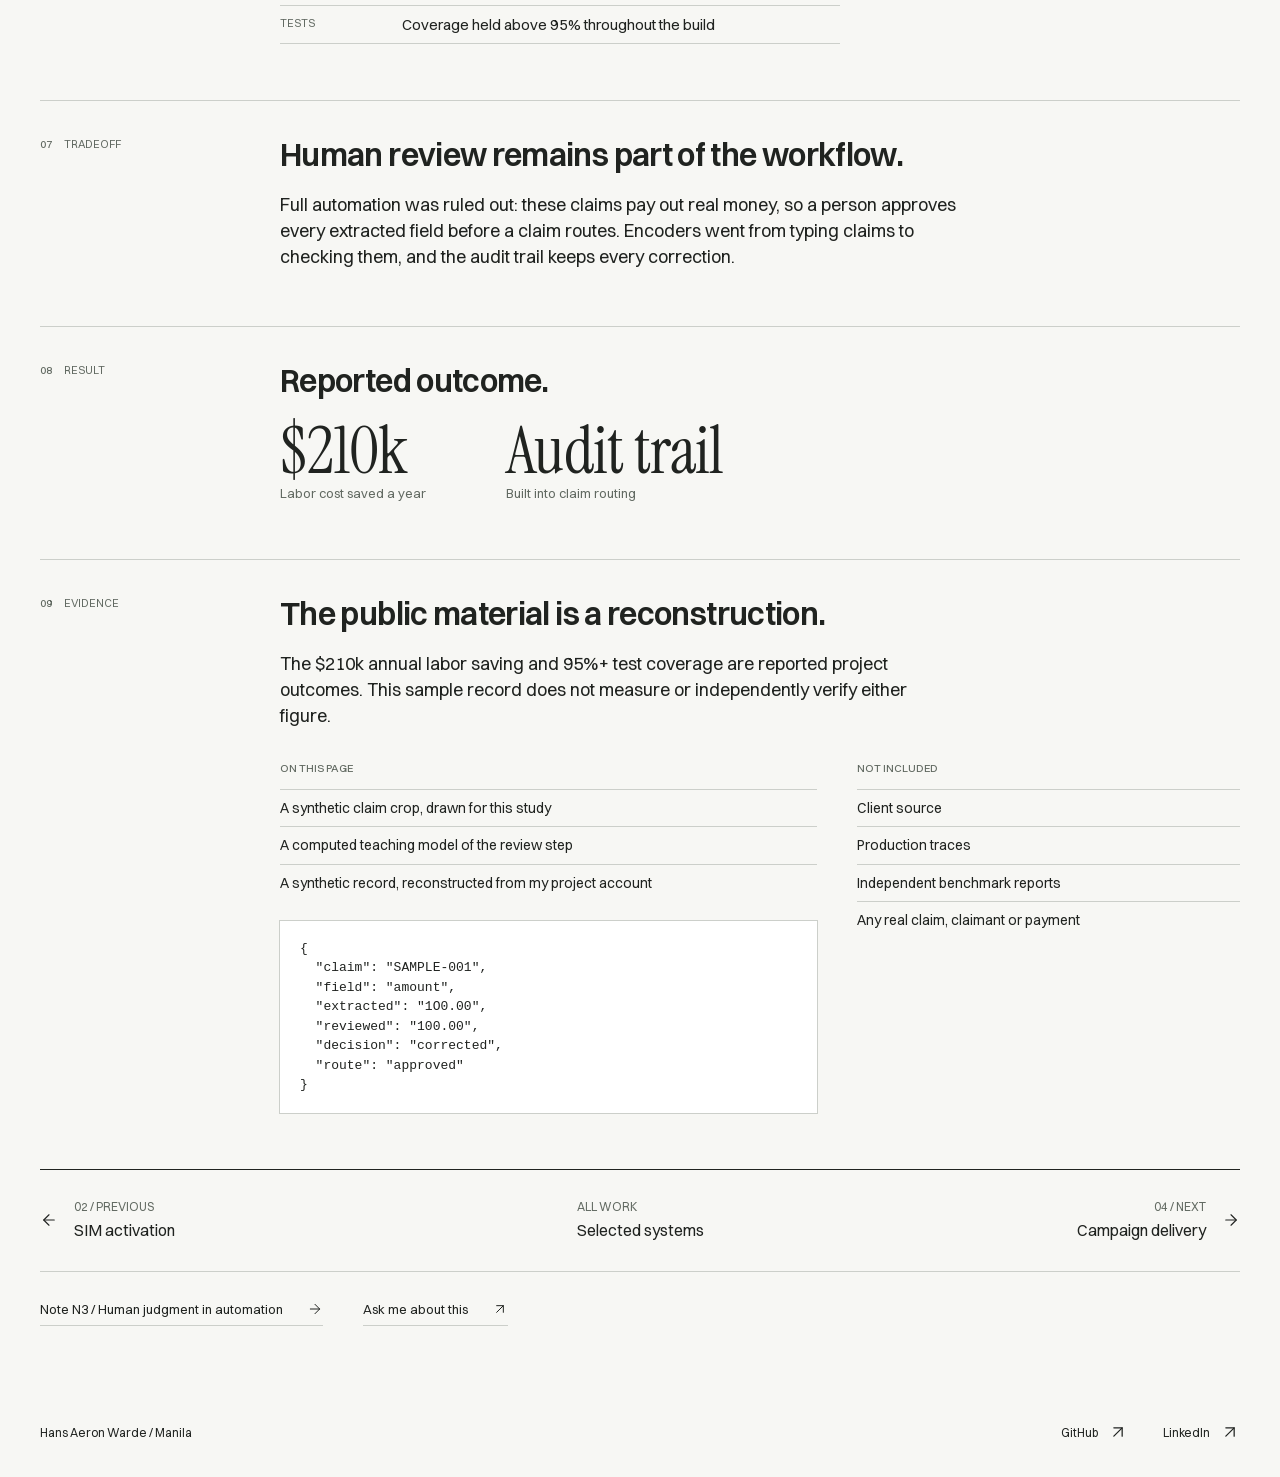
<file: work/claims-intake.html>
<!doctype html>
<html lang="en">
  <head>
    <meta charset="utf-8" />
    <meta name="viewport" content="width=device-width, initial-scale=1" />
    <title>Claims intake &#8211; Hans Aeron Warde</title>
    <meta
      name="description"
      content="Claims intake at Manulife's Canadian division: a custom-trained OCR model proposes each field, an encoder approves it, and every change is in the audit trail. $210k a year saved in labor."
    />
    <meta name="theme-color" content="#f7f7f4" />
    <link rel="canonical" href="https://hansaeronwarde.github.io/work/claims-intake.html" />
    <link rel="icon" href="../assets/favicon.svg" type="image/svg+xml" />
    <link rel="apple-touch-icon" href="../assets/apple-touch-icon.png" />
    <link
      rel="preload"
      href="../assets/portfolio/fonts/InstrumentSerif-Regular.woff2"
      as="font"
      type="font/woff2"
      crossorigin
    />
    <link
      rel="preload"
      href="../assets/portfolio/fonts/Switzer-Variable.woff2"
      as="font"
      type="font/woff2"
      crossorigin
    />
    <link rel="stylesheet" href="../assets/portfolio/study.css" />
    <link rel="stylesheet" href="../assets/portfolio/supporting.css" />
    <link rel="stylesheet" href="../components.css" />
    <link rel="stylesheet" href="case.css" />
    <script defer src="../assets/portfolio/vendor/lucide.min.js"></script>
    <script defer src="../assets/portfolio/studies.js"></script>
    <script defer src="../assets/portfolio/studies-ui.js"></script>
  </head>
  <body class="case-page">
    <a class="skip" href="#case">Skip to case</a>
    <header id="navigation" class="paper">
      <a class="signature" href="../index.html" aria-label="haw. Hans Aeron Warde, home"
        >haw.<span class="mark" aria-hidden="true"
          ><i></i><i></i><i></i><i></i><i></i></span
      ></a>
      <span class="header-note">SYSTEMS / RECORDS / PEOPLE</span>
      <nav aria-label="Primary">
        <a href="../cases.html">Work</a>
        <a href="../index.html#resume">R&#233;sum&#233;</a>
        <a href="mailto:haeronwarde@gmail.com?subject=Claims%20intake" aria-label="Email Hans"
          >Email <i data-lucide="arrow-up-right" aria-hidden="true"></i
        ></a>
      </nav>
    </header>

    <main id="case">
      <article aria-labelledby="case-title">
        <div class="masthead">
          <div class="section-rule">
            <span>03 / 04 / MANULIFE, CANADIAN DIVISION</span><span>INSURANCE / CLAIMS INTAKE</span>
          </div>
          <div class="masthead-body">
            <h1 id="case-title">Make room<br />for judgment.</h1>
            <div class="masthead-side">
              <p class="masthead-lead">
                Claims intake. An OCR platform that turns paper insurance
                claims, starting with dental, into structured data. Built for
                Manulife&#x27;s Canadian division on Azure, with a
                custom-trained extraction model.
              </p>
              <dl class="facts">
                <div><dt>Role</dt><dd>Software Engineer / architecture &amp; build</dd></div>
                <div>
                  <dt>Period</dt>
                  <dd>
                    <time datetime="2021-06">Jun 2021</time> &#8211;
                    <time datetime="2022-07">Jul 2022</time> &#183; Makati City
                  </dd>
                </div>
                <div>
                  <dt>Stack</dt>
                  <dd>React / Node.js / TypeScript / MongoDB / Azure Cognitive Services / Azure / Terraform</dd>
                </div>
              </dl>
            </div>
          </div>
        </div>

        <section class="field" aria-labelledby="situation-title">
          <span class="field-label" aria-hidden="true"><b>01</b>Situation</span>
          <div class="field-body">
            <h2 id="situation-title" class="heading">Every claim was keyed in by hand.</h2>
            <p>
              Operations teams keyed in every claim by hand: read the paper,
              interpret it, type it. It was slow, error-prone and expensive,
              and it didn&#x27;t scale.
            </p>
          </div>
        </section>

        <section class="field" aria-labelledby="constraint-title">
          <span class="field-label" aria-hidden="true"><b>02</b>Constraint</span>
          <div class="field-body">
            <h2 id="constraint-title" class="heading">Nothing recorded who changed what.</h2>
            <p>
              Routing was inconsistent. Claims had to route by rule, with a
              full audit trail for compliance.
            </p>
          </div>
        </section>

        <section class="field" aria-labelledby="ownership-title">
          <span class="field-label" aria-hidden="true"><b>03</b>Ownership</span>
          <div class="field-body">
            <h2 id="ownership-title" class="heading">Architecture &amp; build.</h2>
            <p>
              I trained the OCR model and built the validation app, the
              routing rules and the audit trail.
            </p>
            <ol class="stages" aria-label="What I owned at each stage of intake">
              <li>
                <span class="stage-no">01</span>
                <h3 class="subheading">Capture</h3>
                <p>Receive the claim document.</p>
              </li>
              <li>
                <span class="stage-no">02</span>
                <h3 class="subheading">Extract</h3>
                <p>Custom-trained Azure model.</p>
                <dl class="layers">
                  <div><dt>Model</dt><dd>Trained a custom OCR model in Azure Cognitive Services, dental claims first</dd></div>
                </dl>
              </li>
              <li class="stage-human">
                <span class="stage-no">03</span>
                <h3 class="subheading">Validate</h3>
                <p>A person reviews the fields.</p>
                <dl class="layers">
                  <div><dt>Interface</dt><dd>Built the validation app in React, where encoders validate and correct the extracted fields</dd></div>
                </dl>
              </li>
              <li>
                <span class="stage-no">04</span>
                <h3 class="subheading">Route</h3>
                <p>Apply rules and audit changes.</p>
                <dl class="layers">
                  <div><dt>Services</dt><dd>Built the routing rules in Node.js and TypeScript</dd></div>
                  <div><dt>Data</dt><dd>Built the audit trail, on MongoDB</dd></div>
                </dl>
              </li>
            </ol>
          </div>
        </section>

        <section class="field" aria-labelledby="decision-title">
          <span class="field-label" aria-hidden="true"><b>04</b>Decision</span>
          <div class="field-body">
            <h2 id="decision-title" class="quote">
              Automate extraction, and keep people responsible for checking it.
            </h2>
            <div class="split-copy">
              <p>
                <span class="eyebrow">THE BOUNDARY</span>
                Extraction is a proposal. The model extracts the fields. An
                encoder validates or corrects them before the claim routes by
                rule.
              </p>
            </div>
          </div>
        </section>

        <section class="field field-wide" id="claims" aria-labelledby="model-title">
          <span class="field-label" aria-hidden="true"><b>05</b>Model</span>
          <div class="field-body">
            <h2 id="model-title" class="heading">The model extracts. A person approves.</h2>
            <p>Try approving the amount as it was read, then correct it.</p>
          </div>
          <div class="study-frame">
            <div class="lab-bar study-bar">
              <span class="study-source" id="clm-source">SYNTHETIC STUDY / CLAIM SAMPLE-001 / ROUTED</span>
              <div class="transport" data-enhance hidden>
                <button type="button" class="icon" id="clm-reset" aria-label="Reset claim" title="Reset claim">
                  <i data-lucide="rotate-ccw" aria-hidden="true"></i>
                </button>
              </div>
            </div>
            <div class="review" id="clm-review" data-state="routed">
              <figure class="claim-crop" aria-labelledby="clm-crop-caption">
                <div class="crop-sheet" aria-hidden="true">
                  <div class="crop-head"><span>CLAIM FORM</span><span>SAMPLE</span></div>
                  <div class="crop-row"><span>Claim reference</span><b class="crop-ref">SAMPLE-001</b></div>
                  <div class="crop-row"><span>Claimant</span><i class="bar" style="--w: 62%"></i></div>
                  <div class="crop-row"><span>Service date</span><i class="bar" style="--w: 34%"></i></div>
                  <div class="crop-row"><span>Procedure</span><i class="bar" style="--w: 48%"></i></div>
                  <div class="crop-row crop-amount"><span>Amount</span><b class="ocr-box" id="clm-box"><em>1O0.00</em><small>READ AS 1O0.00</small></b></div>
                  <span class="crop-mark">Sample</span>
                </div>
                <figcaption id="clm-crop-caption">
                  <span>SYNTHETIC CLAIM CROP</span><span>Drawn for this study. No claimant data.</span>
                </figcaption>
              </figure>
              <div class="review-pane">
                <span class="eyebrow">EXTRACTED FIELD / AMOUNT</span>
                <strong class="review-state" id="clm-state" tabindex="-1">Routed</strong>
                <p class="review-detail" id="clm-detail">Approved as 100.00. The correction is in the record.</p>
                <form class="review-form" id="clm-form" novalidate data-enhance hidden>
                  <label for="clm-amount">Amount</label>
                  <span class="hint" id="clm-hint">As read from the highlighted region. Correct it if it is wrong.</span>
                  <p class="field-error" id="clm-error" hidden></p>
                  <div class="field-row">
                    <input id="clm-amount" name="amount" type="text" inputmode="decimal" autocomplete="off" spellcheck="false" value="1O0.00" aria-describedby="clm-hint" />
                    <button type="submit" class="command" id="clm-approve">
                      Approve <i data-lucide="check" aria-hidden="true"></i>
                    </button>
                  </div>
                </form>
                <dl class="review-diff" id="clm-diff">
                  <div><dt>Before</dt><dd>1<mark>O</mark>0.00</dd></div>
                  <div><dt>After</dt><dd>1<mark>0</mark>0.00</dd></div>
                </dl>
              </div>
            </div>
            <div class="study-record">
              <div class="register-label"><span>CLAIM RECORD</span><span id="clm-count">5 EVENTS</span></div>
              <table>
                <caption class="sr-only">Claim SAMPLE-001 review history</caption>
                <thead><tr><th scope="col">Step</th><th scope="col">Event</th><th scope="col">Detail</th></tr></thead>
                <tbody id="clm-record"><tr data-event="received"><td>01</td><td>Received</td><td>–</td></tr><tr data-event="extracted"><td>02</td><td>Extracted</td><td>Amount read as 1O0.00</td></tr><tr data-event="review_required"><td>03</td><td>Review required</td><td>Ambiguous character</td></tr><tr data-event="reviewed"><td>04</td><td>Reviewed</td><td>Amount 1O0.00 → 100.00, corrected</td></tr><tr data-event="routed"><td>05</td><td>Routed</td><td>–</td></tr></tbody>
              </table>
              <p class="scope">
                No real claim, claimant or payment. No confidence score is
                shown because none was measured.
              </p>
            </div>
            <div class="study-footer">
              <a href="https://github.com/hansaeronwarde/hansaeronwarde.github.io/blob/main/assets/portfolio/studies.js">Study source <i data-lucide="arrow-up-right" aria-hidden="true"></i></a
              ><a href="https://github.com/hansaeronwarde/hansaeronwarde.github.io/blob/main/tests/supporting.test.cjs">Study tests <i data-lucide="arrow-up-right" aria-hidden="true"></i></a
              ><span id="clm-status" role="status" aria-live="polite"></span>
            </div>
          </div>
        </section>

        <section class="field" aria-labelledby="delivery-title">
          <span class="field-label" aria-hidden="true"><b>06</b>Delivery</span>
          <div class="field-body">
            <h2 id="delivery-title" class="heading">MERN and TypeScript, on Azure.</h2>
            <dl class="layers delivery">
              <div><dt>Application</dt><dd>React, Node.js and TypeScript on MongoDB</dd></div>
              <div><dt>Extraction</dt><dd>Azure Cognitive Services, custom-trained</dd></div>
              <div><dt>Infra</dt><dd>Azure, with Terraform-managed infrastructure</dd></div>
              <div><dt>Tests</dt><dd>Coverage held above 95% throughout the build</dd></div>
            </dl>
          </div>
        </section>

        <section class="field" aria-labelledby="tradeoff-title">
          <span class="field-label" aria-hidden="true"><b>07</b>Tradeoff</span>
          <div class="field-body">
            <h2 id="tradeoff-title" class="heading">Human review remains part of the workflow.</h2>
            <p>
              Full automation was ruled out: these claims pay out real money, so
              a person approves every extracted field before a claim routes.
              Encoders went from typing claims to checking them, and the audit
              trail keeps every correction.
            </p>
          </div>
        </section>

        <section class="field" aria-labelledby="result-title">
          <span class="field-label" aria-hidden="true"><b>08</b>Result</span>
          <div class="field-body">
            <h2 id="result-title" class="heading">Reported outcome.</h2>
            <dl class="results">
              <div><dt>$210k</dt><dd>Labor cost saved a year</dd></div>
              <div><dt>Audit trail</dt><dd>Built into claim routing</dd></div>
            </dl>
          </div>
        </section>

        <section class="field" aria-labelledby="evidence-title">
          <span class="field-label" aria-hidden="true"><b>09</b>Evidence</span>
          <div class="field-body">
            <h2 id="evidence-title" class="heading">The public material is a reconstruction.</h2>
            <p>
              The $210k annual labor saving and 95%+ test coverage are reported
              project outcomes. This sample record does not measure or
              independently verify either figure.
            </p>
            <div class="evidence">
              <div>
                <h3>On this page</h3>
                <ul>
                  <li>A synthetic claim crop, drawn for this study</li>
                  <li>A computed teaching model of the review step</li>
                  <li>A synthetic record, reconstructed from my project account</li>
                </ul>
                <pre><code>{
  "claim": "SAMPLE-001",
  "field": "amount",
  "extracted": "1O0.00",
  "reviewed": "100.00",
  "decision": "corrected",
  "route": "approved"
}</code></pre>
              </div>
              <div>
                <h3>Not included</h3>
                <ul>
                  <li>Client source</li>
                  <li>Production traces</li>
                  <li>Independent benchmark reports</li>
                  <li>Any real claim, claimant or payment</li>
                </ul>
              </div>
            </div>
          </div>
        </section>

        <nav class="case-nav" aria-label="Case studies">
          <a href="sim-activation.html" rel="prev"
            ><i data-lucide="arrow-left" aria-hidden="true"></i
            ><span><small>02 / PREVIOUS</small>SIM activation</span></a
          ><a href="../cases.html"
            ><span><small>ALL WORK</small>Selected systems</span></a
          ><a href="campaign-delivery.html" rel="next"
            ><span><small>04 / NEXT</small>Campaign delivery</span
            ><i data-lucide="arrow-right" aria-hidden="true"></i
          ></a>
        </nav>
        <p class="ask">
          <a class="case-link" href="../notes/human-judgment.html"
            >Note N3 / Human judgment in automation <i data-lucide="arrow-right" aria-hidden="true"></i
          ></a>
          <a class="case-link" href="mailto:haeronwarde@gmail.com?subject=Claims%20intake"
            >Ask me about this <i data-lucide="arrow-up-right" aria-hidden="true"></i
          ></a>
        </p>
      </article>
    </main>
    <footer>
      <span>Hans Aeron Warde / Manila</span>
      <nav aria-label="Social">
        <a href="https://github.com/hansaeronwarde"
          >GitHub <i data-lucide="arrow-up-right" aria-hidden="true"></i></a
        ><a href="https://linkedin.com/in/hansaeronwarde"
          >LinkedIn <i data-lucide="arrow-up-right" aria-hidden="true"></i
        ></a>
      </nav>
    </footer>
  </body>
</html>
</file>
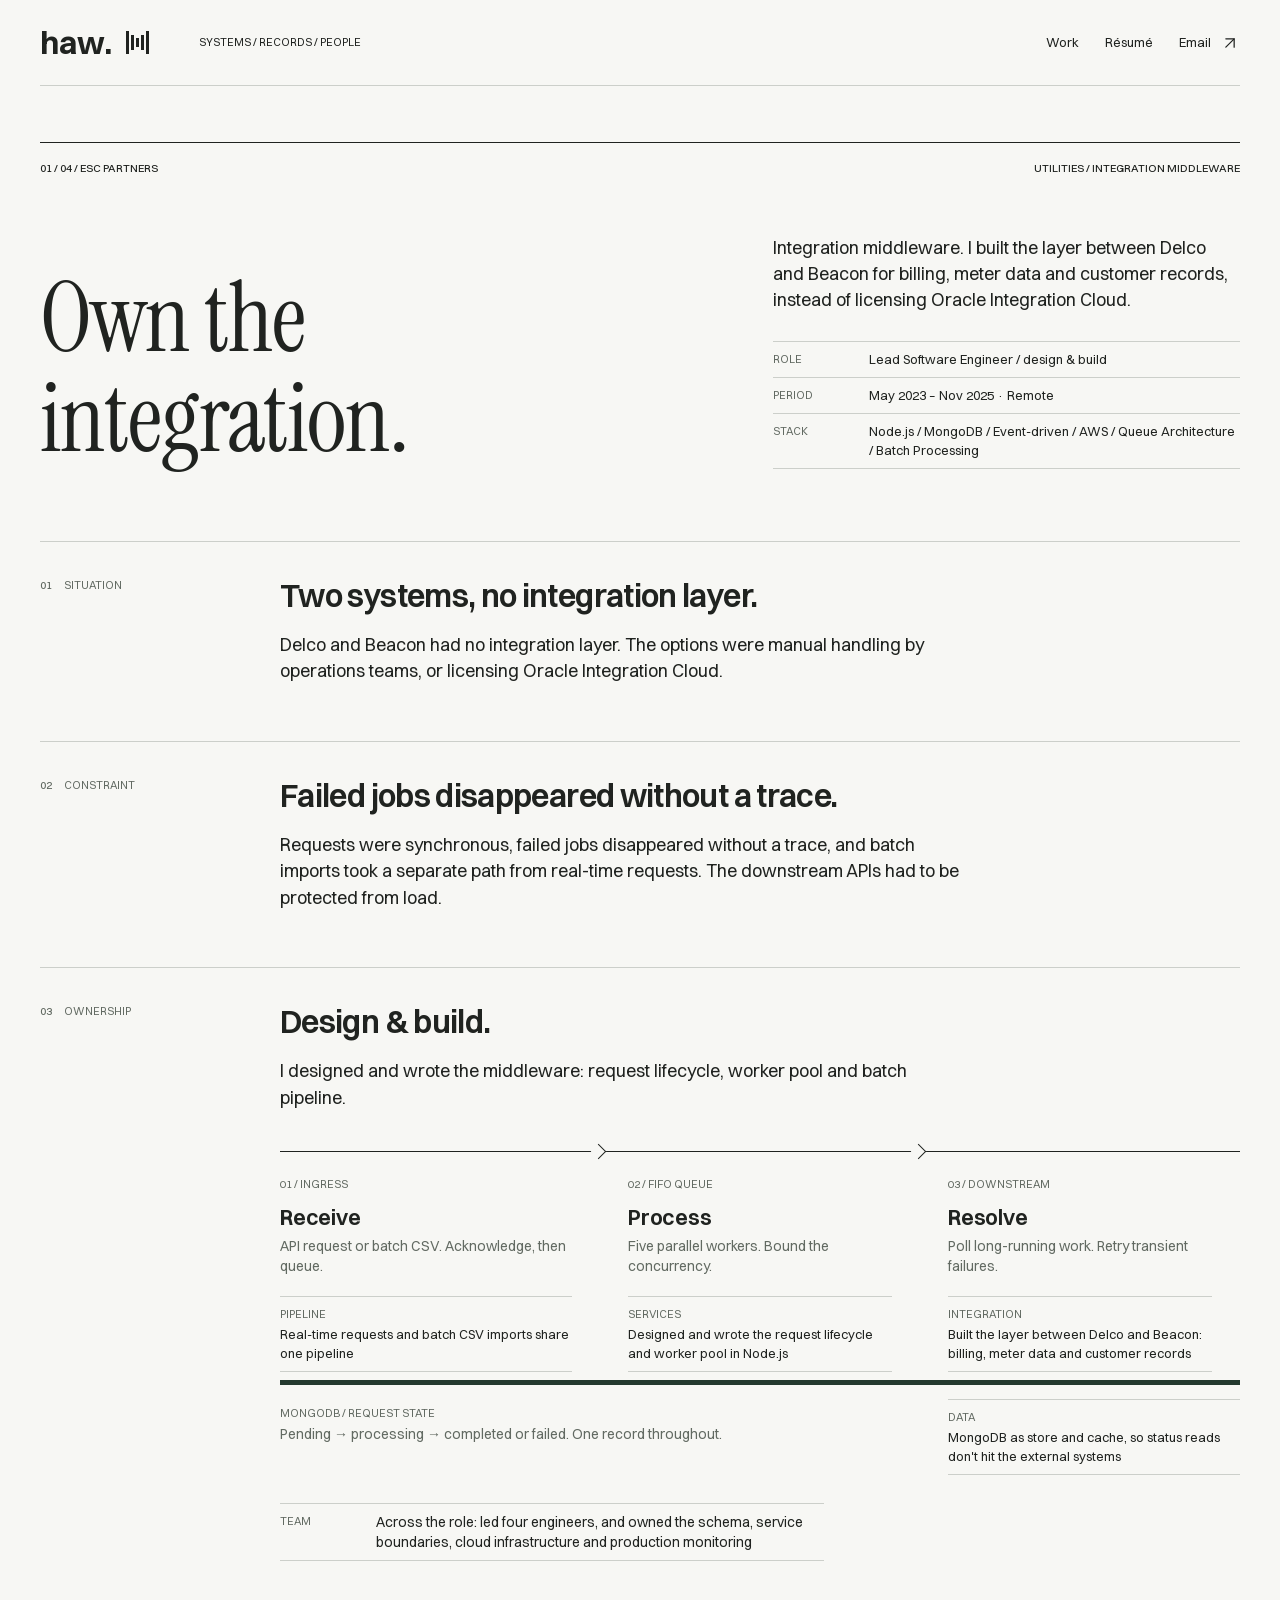
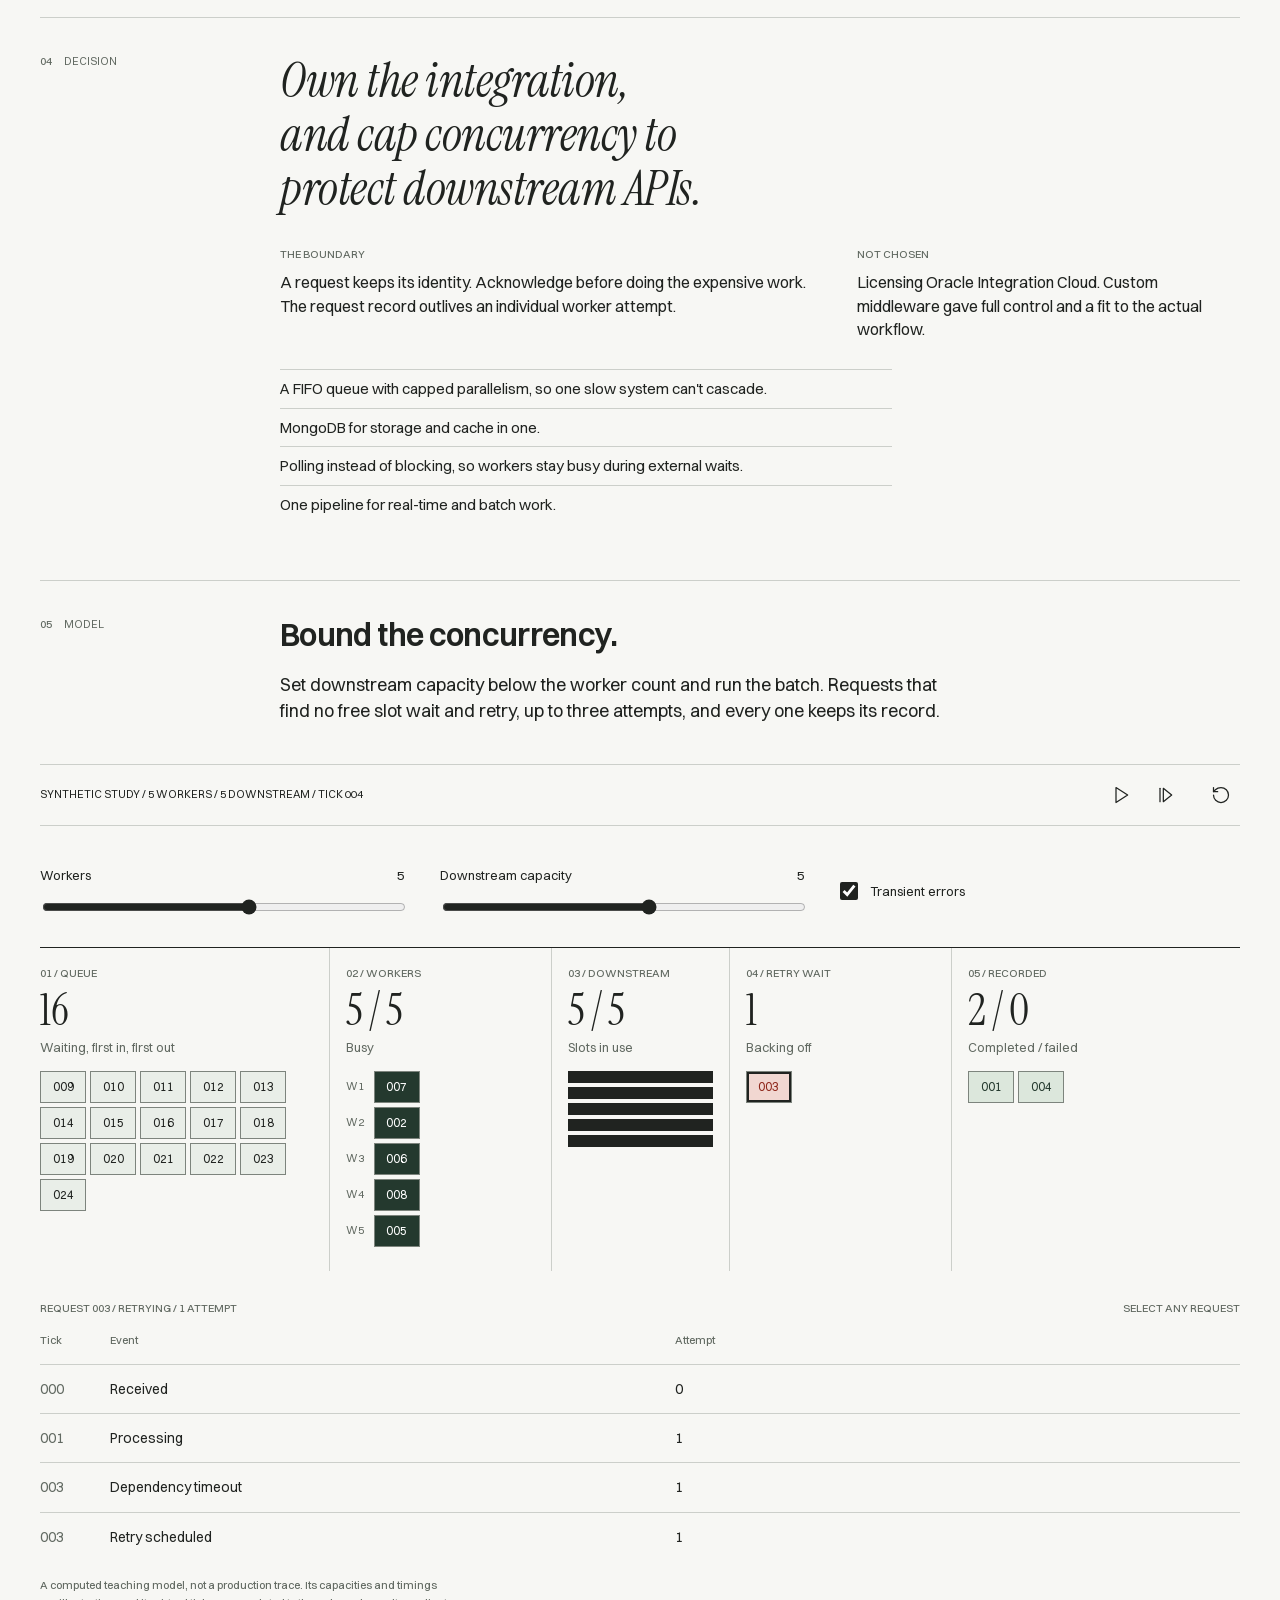
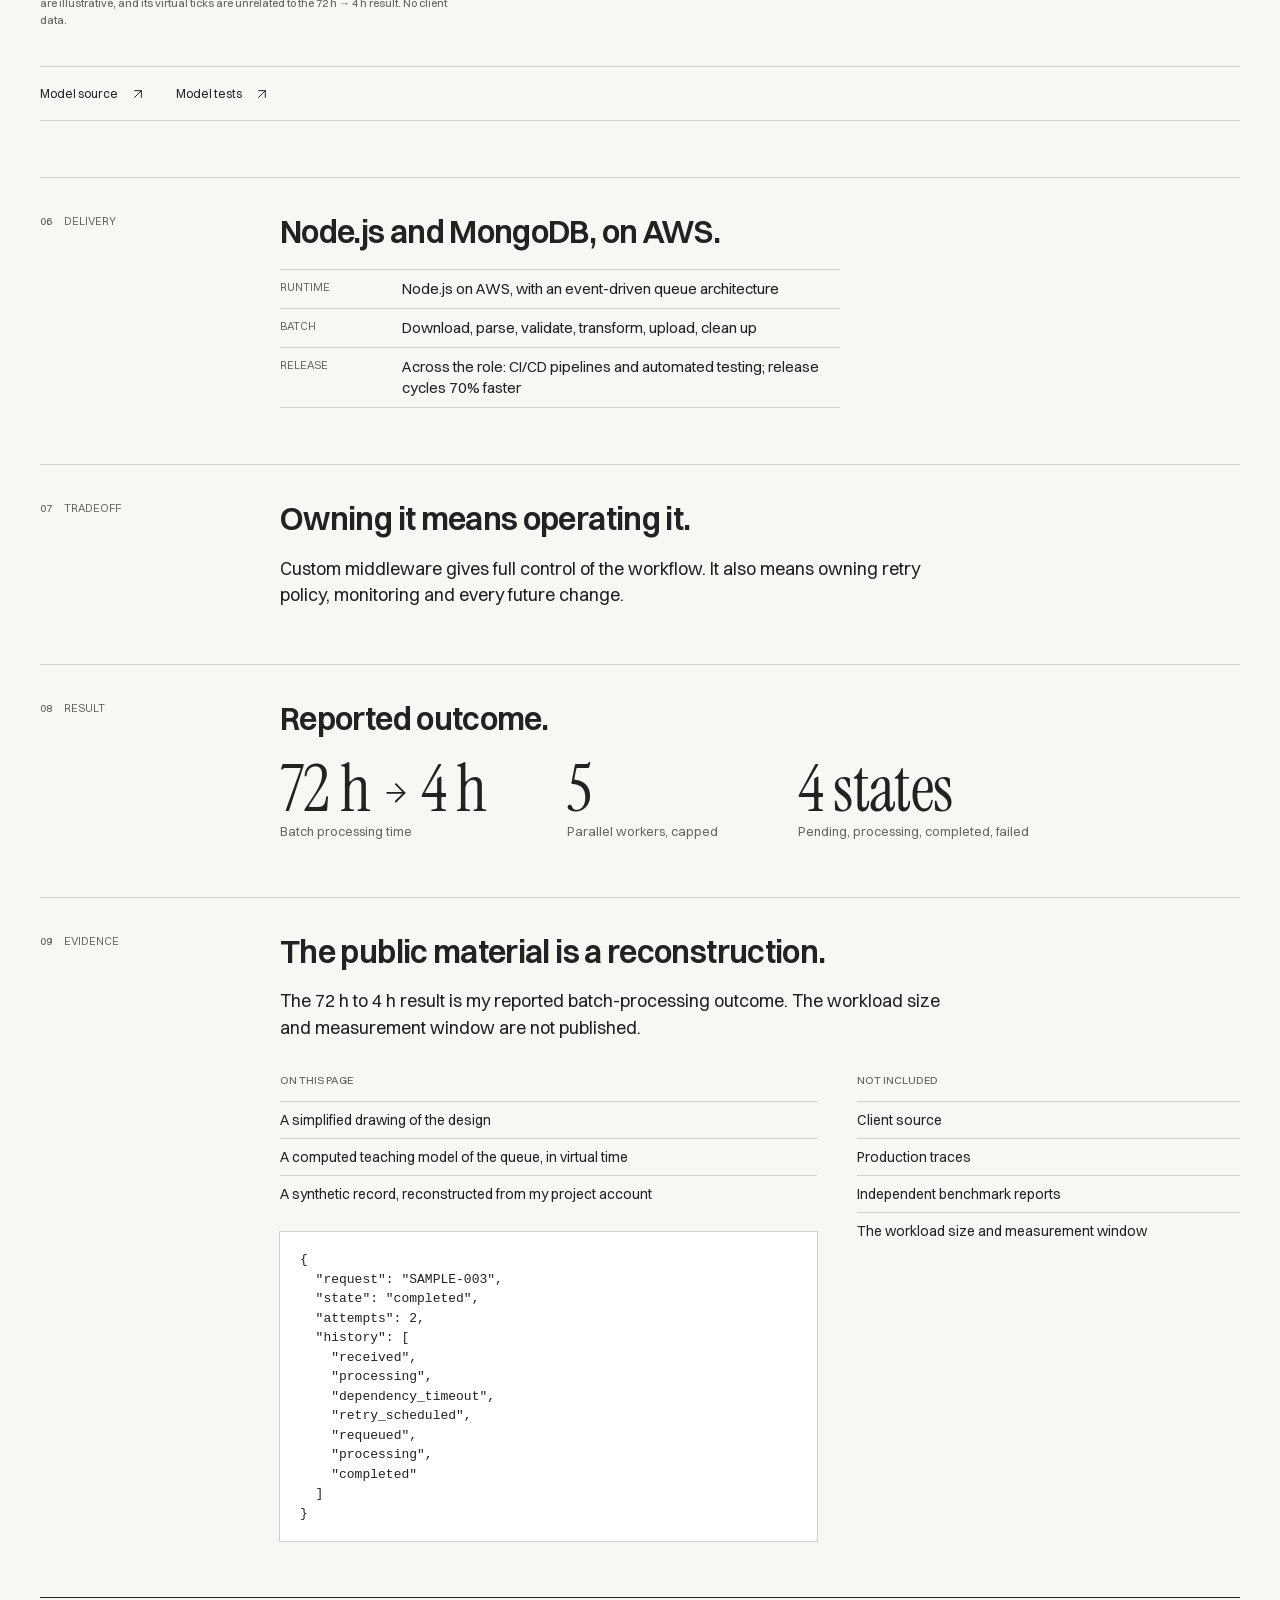
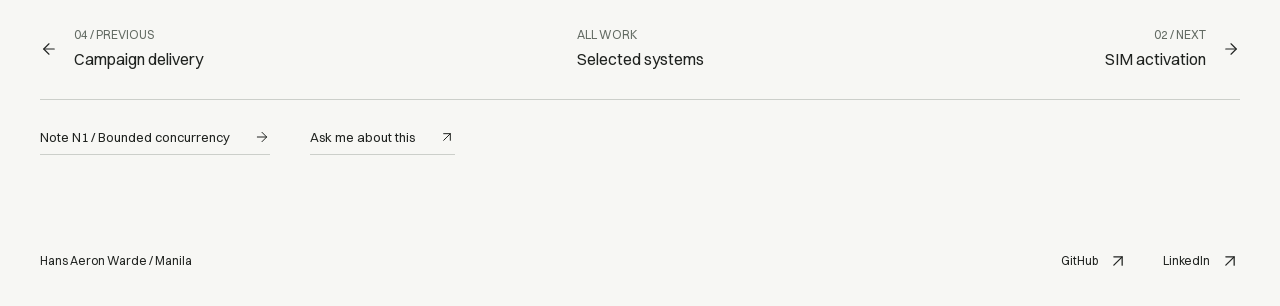
<file: work/integration-middleware.html>
<!doctype html>
<html lang="en">
  <head>
    <meta charset="utf-8" />
    <meta name="viewport" content="width=device-width, initial-scale=1" />
    <title>Integration middleware &#8211; Hans Aeron Warde</title>
    <meta
      name="description"
      content="Integration middleware between Delco and Beacon at ESC Partners: requests are acknowledged, queued and processed by five capped workers, with one retained record each. Batch processing cut from 72 hours to 4."
    />
    <meta name="theme-color" content="#f7f7f4" />
    <link rel="canonical" href="https://hansaeronwarde.github.io/work/integration-middleware.html" />
    <link rel="icon" href="../assets/favicon.svg" type="image/svg+xml" />
    <link rel="apple-touch-icon" href="../assets/apple-touch-icon.png" />
    <link
      rel="preload"
      href="../assets/portfolio/fonts/InstrumentSerif-Regular.woff2"
      as="font"
      type="font/woff2"
      crossorigin
    />
    <link
      rel="preload"
      href="../assets/portfolio/fonts/Switzer-Variable.woff2"
      as="font"
      type="font/woff2"
      crossorigin
    />
    <link rel="stylesheet" href="../assets/portfolio/study.css" />
    <link rel="stylesheet" href="../assets/portfolio/supporting.css" />
    <link rel="stylesheet" href="../components.css" />
    <link rel="stylesheet" href="case.css" />
    <script defer src="../assets/portfolio/vendor/lucide.min.js"></script>
    <script defer src="../assets/portfolio/queue-model.js"></script>
    <script defer src="middleware.js"></script>
  </head>
  <body class="case-page">
    <a class="skip" href="#case">Skip to case</a>
    <header id="navigation" class="paper">
      <a class="signature" href="../index.html" aria-label="haw. Hans Aeron Warde, home"
        >haw.<span class="mark" aria-hidden="true"
          ><i></i><i></i><i></i><i></i><i></i></span
      ></a>
      <span class="header-note">SYSTEMS / RECORDS / PEOPLE</span>
      <nav aria-label="Primary">
        <a href="../cases.html">Work</a>
        <a href="../index.html#resume">R&#233;sum&#233;</a>
        <a href="mailto:haeronwarde@gmail.com?subject=Integration%20middleware" aria-label="Email Hans"
          >Email <i data-lucide="arrow-up-right" aria-hidden="true"></i
        ></a>
      </nav>
    </header>

    <main id="case">
      <article aria-labelledby="case-title">
        <div class="masthead">
          <div class="section-rule">
            <span>01 / 04 / ESC PARTNERS</span><span>UTILITIES / INTEGRATION MIDDLEWARE</span>
          </div>
          <div class="masthead-body">
            <h1 id="case-title">Own the<br />integration.</h1>
            <div class="masthead-side">
              <p class="masthead-lead">
                Integration middleware. I built the layer between Delco and
                Beacon for billing, meter data and customer records, instead of
                licensing Oracle Integration Cloud.
              </p>
              <dl class="facts">
                <div><dt>Role</dt><dd>Lead Software Engineer / design &amp; build</dd></div>
                <div>
                  <dt>Period</dt>
                  <dd>
                    <time datetime="2023-05">May 2023</time> &#8211;
                    <time datetime="2025-11">Nov 2025</time> &#183; Remote
                  </dd>
                </div>
                <div>
                  <dt>Stack</dt>
                  <dd>Node.js / MongoDB / Event-driven / AWS / Queue Architecture / Batch Processing</dd>
                </div>
              </dl>
            </div>
          </div>
        </div>

        <section class="field" aria-labelledby="situation-title">
          <span class="field-label" aria-hidden="true"><b>01</b>Situation</span>
          <div class="field-body">
            <h2 id="situation-title" class="heading">Two systems, no integration layer.</h2>
            <p>
              Delco and Beacon had no integration layer. The options were
              manual handling by operations teams, or licensing Oracle
              Integration Cloud.
            </p>
          </div>
        </section>

        <section class="field" aria-labelledby="constraint-title">
          <span class="field-label" aria-hidden="true"><b>02</b>Constraint</span>
          <div class="field-body">
            <h2 id="constraint-title" class="heading">Failed jobs disappeared without a trace.</h2>
            <p>
              Requests were synchronous, failed jobs disappeared without a
              trace, and batch imports took a separate path from real-time
              requests. The downstream APIs had to be protected from load.
            </p>
          </div>
        </section>

        <section class="field" aria-labelledby="ownership-title">
          <span class="field-label" aria-hidden="true"><b>03</b>Ownership</span>
          <div class="field-body">
            <h2 id="ownership-title" class="heading">Design &amp; build.</h2>
            <p>
              I designed and wrote the middleware: request lifecycle, worker
              pool and batch pipeline.
            </p>
            <div class="pipeline">
              <ol class="pipeline-steps" aria-label="What I owned at each step of a request">
                <li>
                  <span class="stage-no">01 / INGRESS</span>
                  <h3 class="subheading">Receive</h3>
                  <p>API request or batch CSV. Acknowledge, then queue.</p>
                  <dl class="layers">
                    <div><dt>Pipeline</dt><dd>Real-time requests and batch CSV imports share one pipeline</dd></div>
                  </dl>
                </li>
                <li>
                  <span class="stage-no">02 / FIFO QUEUE</span>
                  <h3 class="subheading">Process</h3>
                  <p>Five parallel workers. Bound the concurrency.</p>
                  <dl class="layers">
                    <div><dt>Services</dt><dd>Designed and wrote the request lifecycle and worker pool in Node.js</dd></div>
                  </dl>
                </li>
                <li>
                  <span class="stage-no">03 / DOWNSTREAM</span>
                  <h3 class="subheading">Resolve</h3>
                  <p>Poll long-running work. Retry transient failures.</p>
                  <dl class="layers">
                    <div><dt>Integration</dt><dd>Built the layer between Delco and Beacon: billing, meter data and customer records</dd></div>
                  </dl>
                </li>
              </ol>
              <div class="pipeline-state">
                <div>
                  <span class="stage-no">MONGODB / REQUEST STATE</span>
                  <p>Pending &#8594; processing &#8594; completed or failed. One record throughout.</p>
                </div>
                <dl class="layers">
                  <div><dt>Data</dt><dd>MongoDB as store and cache, so status reads don&#x27;t hit the external systems</dd></div>
                </dl>
              </div>
            </div>
            <dl class="layers platform" aria-label="What I owned across the ESC Partners role">
              <div><dt>Team</dt><dd>Across the role: led four engineers, and owned the schema, service boundaries, cloud infrastructure and production monitoring</dd></div>
            </dl>
          </div>
        </section>

        <section class="field" aria-labelledby="decision-title">
          <span class="field-label" aria-hidden="true"><b>04</b>Decision</span>
          <div class="field-body">
            <h2 id="decision-title" class="quote">
              Own the integration, and cap concurrency to protect downstream
              APIs.
            </h2>
            <div class="split-copy">
              <p>
                <span class="eyebrow">THE BOUNDARY</span>
                A request keeps its identity. Acknowledge before doing the
                expensive work. The request record outlives an individual worker
                attempt.
              </p>
              <p>
                <span class="eyebrow">NOT CHOSEN</span>
                Licensing Oracle Integration Cloud. Custom middleware gave full
                control and a fit to the actual workflow.
              </p>
            </div>
            <ul class="decisions" aria-label="Key decisions">
              <li>A FIFO queue with capped parallelism, so one slow system can&#x27;t cascade.</li>
              <li>MongoDB for storage and cache in one.</li>
              <li>Polling instead of blocking, so workers stay busy during external waits.</li>
              <li>One pipeline for real-time and batch work.</li>
            </ul>
          </div>
        </section>

        <section class="field field-wide" id="pipeline" aria-labelledby="model-title">
          <span class="field-label" aria-hidden="true"><b>05</b>Model</span>
          <div class="field-body">
            <h2 id="model-title" class="heading">Bound the concurrency.</h2>
            <p>
              Set downstream capacity below the worker count and run the batch.
              Requests that find no free slot wait and retry, up to three
              attempts, and every one keeps its record.
            </p>
          </div>
          <div class="study-frame">
            <div class="lab-bar study-bar">
              <span class="study-source" id="mw-source">SYNTHETIC STUDY / 5 WORKERS / 5 DOWNSTREAM / TICK 004</span>
              <div class="transport" data-enhance hidden>
                <button type="button" class="icon" id="mw-run" aria-label="Run batch">
                  <i data-lucide="play" aria-hidden="true"></i></button
                ><button type="button" class="icon" id="mw-step" aria-label="Advance batch one tick">
                  <i data-lucide="step-forward" aria-hidden="true"></i></button
                ><button type="button" class="icon" id="mw-reset" aria-label="Reset batch">
                  <i data-lucide="rotate-ccw" aria-hidden="true"></i>
                </button>
              </div>
            </div>
            <div class="lab-controls" data-enhance hidden>
              <div class="slider"
                ><span id="mw-pool-label">Workers</span>
                <output id="mw-pool-value" for="mw-pool" aria-live="off">5</output
                ><input id="mw-pool" aria-labelledby="mw-pool-label" type="range" min="1" max="8" value="5"
              /></div>
              <div class="slider"
                ><span id="mw-capacity-label">Downstream capacity</span>
                <output id="mw-capacity-value" for="mw-capacity" aria-live="off">5</output
                ><input id="mw-capacity" aria-labelledby="mw-capacity-label" type="range" min="1" max="8" value="5"
              /></div>
              <label class="checkbox"><input id="mw-errors" type="checkbox" checked /> Transient errors</label>
            </div>
            <ol class="pipe" id="mw-pipe" data-done="false">
              <li>
                <span class="eyebrow">01 / QUEUE</span>
                <strong id="mw-queuedCount">16</strong>
                <span class="muted">Waiting, first in, first out</span>
                <div class="tokens" id="mw-queued"><span data-state="queued">009</span><span data-state="queued">010</span><span data-state="queued">011</span><span data-state="queued">012</span><span data-state="queued">013</span><span data-state="queued">014</span><span data-state="queued">015</span><span data-state="queued">016</span><span data-state="queued">017</span><span data-state="queued">018</span><span data-state="queued">019</span><span data-state="queued">020</span><span data-state="queued">021</span><span data-state="queued">022</span><span data-state="queued">023</span><span data-state="queued">024</span></div>
              </li>
              <li>
                <span class="eyebrow">02 / WORKERS</span>
                <strong id="mw-workersCount">5 / 5</strong>
                <span class="muted">Busy</span>
                <ol class="slots" id="mw-workers"><li><span>W1</span><span data-state="processing">007</span></li><li><span>W2</span><span data-state="processing">002</span></li><li><span>W3</span><span data-state="processing">006</span></li><li><span>W4</span><span data-state="processing">008</span></li><li><span>W5</span><span data-state="processing">005</span></li></ol>
              </li>
              <li class="pipe-pressure">
                <span class="eyebrow">03 / DOWNSTREAM</span>
                <strong id="mw-downstreamCount">5 / 5</strong>
                <span class="muted">Slots in use</span>
                <div class="meter" id="mw-downstream" aria-hidden="true"><i data-used></i><i data-used></i><i data-used></i><i data-used></i><i data-used></i></div>
              </li>
              <li>
                <span class="eyebrow">04 / RETRY WAIT</span>
                <strong id="mw-retryingCount">1</strong>
                <span class="muted">Backing off</span>
                <div class="tokens" id="mw-retrying"><span data-state="retrying">003</span></div>
              </li>
              <li>
                <span class="eyebrow">05 / RECORDED</span>
                <strong id="mw-doneCount">2 / 0</strong>
                <span class="muted">Completed / failed</span>
                <div class="tokens" id="mw-done"><span data-state="completed">001</span><span data-state="completed">004</span></div>
              </li>
            </ol>
            <div class="study-record">
              <div class="register-label"><span id="mw-recordLabel">REQUEST 003 / RETRYING / 1 ATTEMPT</span><span data-enhance hidden>SELECT ANY REQUEST</span></div>
              <table>
                <caption class="sr-only">Selected request event history in virtual ticks</caption>
                <thead><tr><th scope="col">Tick</th><th scope="col">Event</th><th scope="col">Attempt</th></tr></thead>
                <tbody id="mw-record"><tr data-event="received"><td>000</td><td>Received</td><td>0</td></tr><tr data-event="processing"><td>001</td><td>Processing</td><td>1</td></tr><tr data-event="dependency_timeout"><td>003</td><td>Dependency timeout</td><td>1</td></tr><tr data-event="retry_scheduled"><td>003</td><td>Retry scheduled</td><td>1</td></tr></tbody>
              </table>
              <p class="scope">
                A computed teaching model, not a production trace. Its
                capacities and timings are illustrative, and its virtual ticks
                are unrelated to the 72 h &#8594; 4 h result. No client data.
              </p>
            </div>
            <div class="study-footer">
              <a href="https://github.com/hansaeronwarde/hansaeronwarde.github.io/blob/main/assets/portfolio/queue-model.js">Model source <i data-lucide="arrow-up-right" aria-hidden="true"></i></a
              ><a href="https://github.com/hansaeronwarde/hansaeronwarde.github.io/blob/main/tests/queue-model.test.cjs">Model tests <i data-lucide="arrow-up-right" aria-hidden="true"></i></a
              ><span id="mw-status" role="status" aria-live="polite"></span>
            </div>
          </div>
        </section>

        <section class="field" aria-labelledby="delivery-title">
          <span class="field-label" aria-hidden="true"><b>06</b>Delivery</span>
          <div class="field-body">
            <h2 id="delivery-title" class="heading">Node.js and MongoDB, on AWS.</h2>
            <dl class="layers delivery">
              <div><dt>Runtime</dt><dd>Node.js on AWS, with an event-driven queue architecture</dd></div>
              <div><dt>Batch</dt><dd>Download, parse, validate, transform, upload, clean up</dd></div>
              <div><dt>Release</dt><dd>Across the role: CI/CD pipelines and automated testing; release cycles 70% faster</dd></div>
            </dl>
          </div>
        </section>

        <section class="field" aria-labelledby="tradeoff-title">
          <span class="field-label" aria-hidden="true"><b>07</b>Tradeoff</span>
          <div class="field-body">
            <h2 id="tradeoff-title" class="heading">Owning it means operating it.</h2>
            <p>
              Custom middleware gives full control of the workflow. It also
              means owning retry policy, monitoring and every future change.
            </p>
          </div>
        </section>

        <section class="field" aria-labelledby="result-title">
          <span class="field-label" aria-hidden="true"><b>08</b>Result</span>
          <div class="field-body">
            <h2 id="result-title" class="heading">Reported outcome.</h2>
            <dl class="results">
              <div><dt>72 h <i data-lucide="arrow-right" aria-hidden="true"></i><span class="sr-only">to</span> 4 h</dt><dd>Batch processing time</dd></div>
              <div><dt>5</dt><dd>Parallel workers, capped</dd></div>
              <div><dt>4 states</dt><dd>Pending, processing, completed, failed</dd></div>
            </dl>
          </div>
        </section>

        <section class="field" aria-labelledby="evidence-title">
          <span class="field-label" aria-hidden="true"><b>09</b>Evidence</span>
          <div class="field-body">
            <h2 id="evidence-title" class="heading">The public material is a reconstruction.</h2>
            <p>
              The 72 h to 4 h result is my reported batch-processing outcome.
              The workload size and measurement window are not published.
            </p>
            <div class="evidence">
              <div>
                <h3>On this page</h3>
                <ul>
                  <li>A simplified drawing of the design</li>
                  <li>A computed teaching model of the queue, in virtual time</li>
                  <li>A synthetic record, reconstructed from my project account</li>
                </ul>
                <pre><code>{
  "request": "SAMPLE-003",
  "state": "completed",
  "attempts": 2,
  "history": [
    "received",
    "processing",
    "dependency_timeout",
    "retry_scheduled",
    "requeued",
    "processing",
    "completed"
  ]
}</code></pre>
              </div>
              <div>
                <h3>Not included</h3>
                <ul>
                  <li>Client source</li>
                  <li>Production traces</li>
                  <li>Independent benchmark reports</li>
                  <li>The workload size and measurement window</li>
                </ul>
              </div>
            </div>
          </div>
        </section>

        <nav class="case-nav" aria-label="Case studies">
          <a href="campaign-delivery.html"
            ><i data-lucide="arrow-left" aria-hidden="true"></i
            ><span><small>04 / PREVIOUS</small>Campaign delivery</span></a
          ><a href="../cases.html"
            ><span><small>ALL WORK</small>Selected systems</span></a
          ><a href="sim-activation.html" rel="next"
            ><span><small>02 / NEXT</small>SIM activation</span
            ><i data-lucide="arrow-right" aria-hidden="true"></i
          ></a>
        </nav>
        <p class="ask">
          <a class="case-link" href="../notes/bounded-concurrency.html"
            >Note N1 / Bounded concurrency <i data-lucide="arrow-right" aria-hidden="true"></i
          ></a>
          <a class="case-link" href="mailto:haeronwarde@gmail.com?subject=Integration%20middleware"
            >Ask me about this <i data-lucide="arrow-up-right" aria-hidden="true"></i
          ></a>
        </p>
      </article>
    </main>
    <footer>
      <span>Hans Aeron Warde / Manila</span>
      <nav aria-label="Social">
        <a href="https://github.com/hansaeronwarde"
          >GitHub <i data-lucide="arrow-up-right" aria-hidden="true"></i></a
        ><a href="https://linkedin.com/in/hansaeronwarde"
          >LinkedIn <i data-lucide="arrow-up-right" aria-hidden="true"></i
        ></a>
      </nav>
    </footer>
  </body>
</html>
</file>
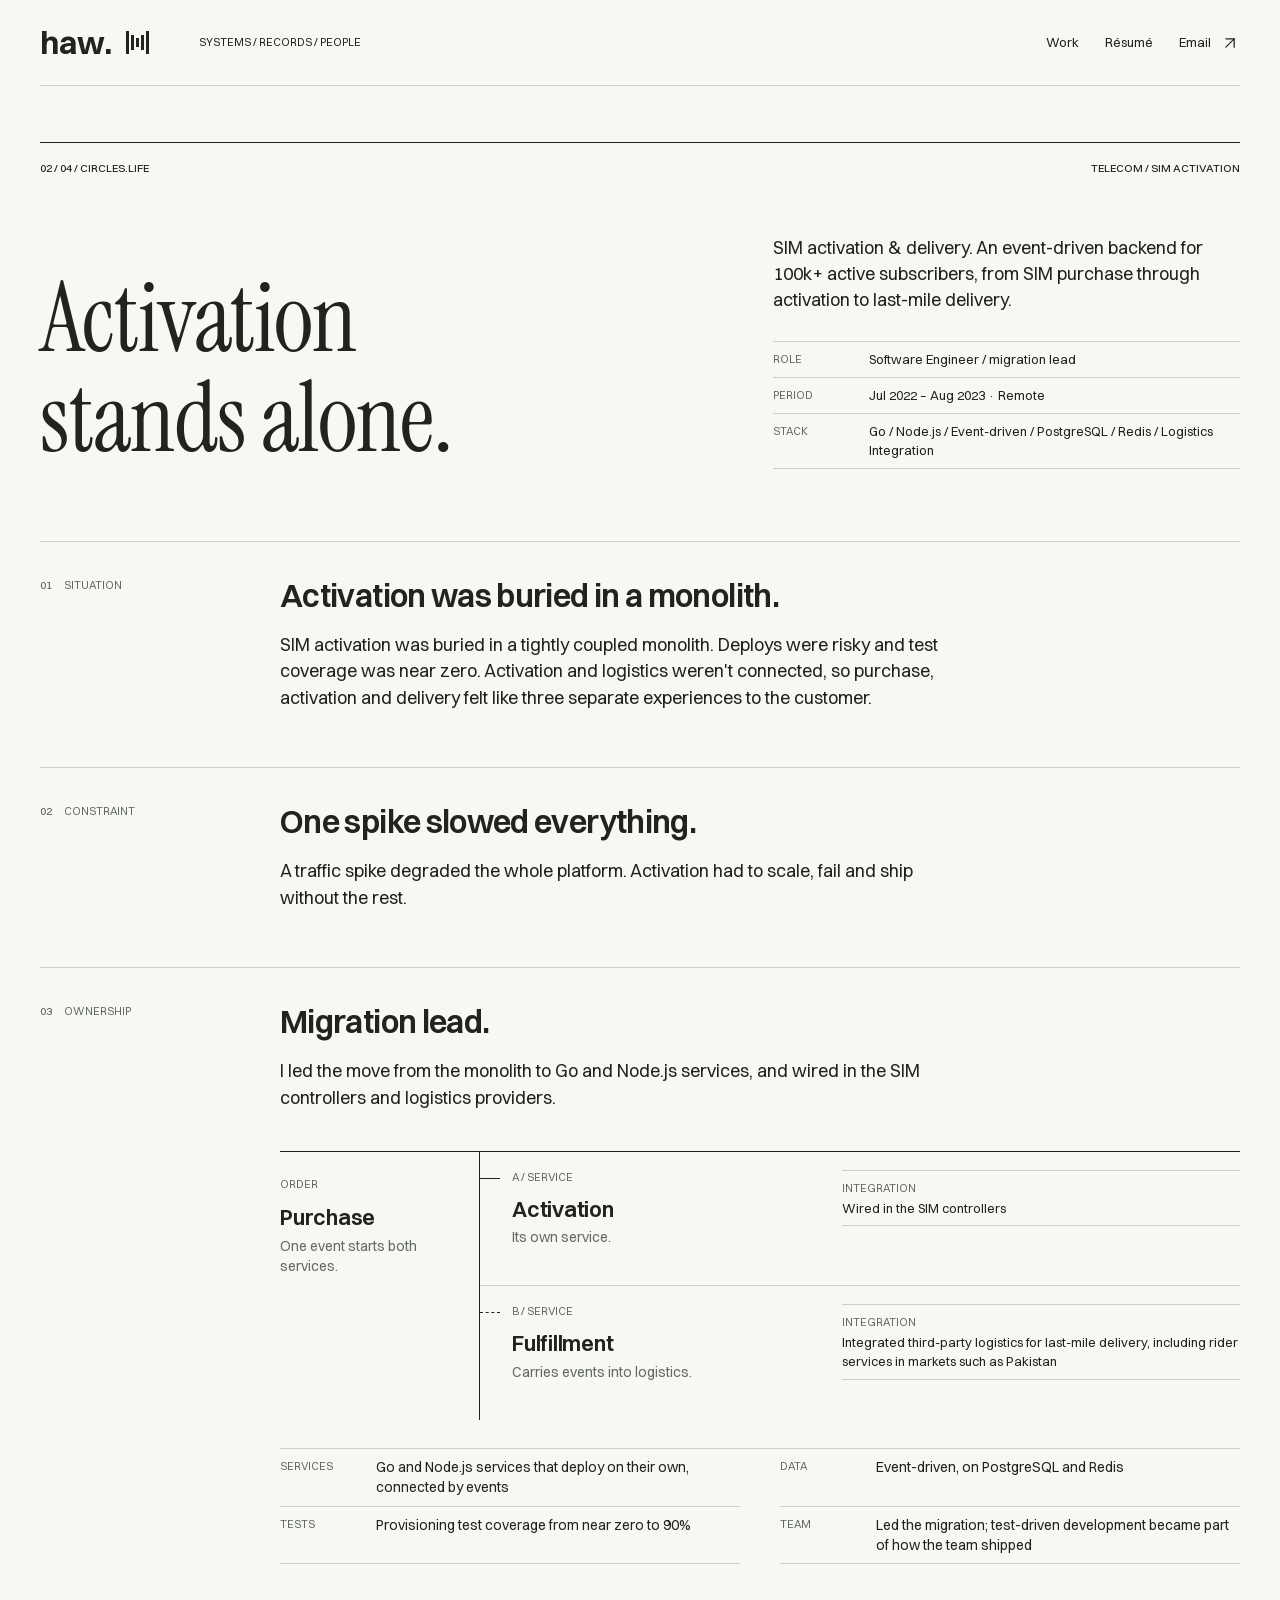
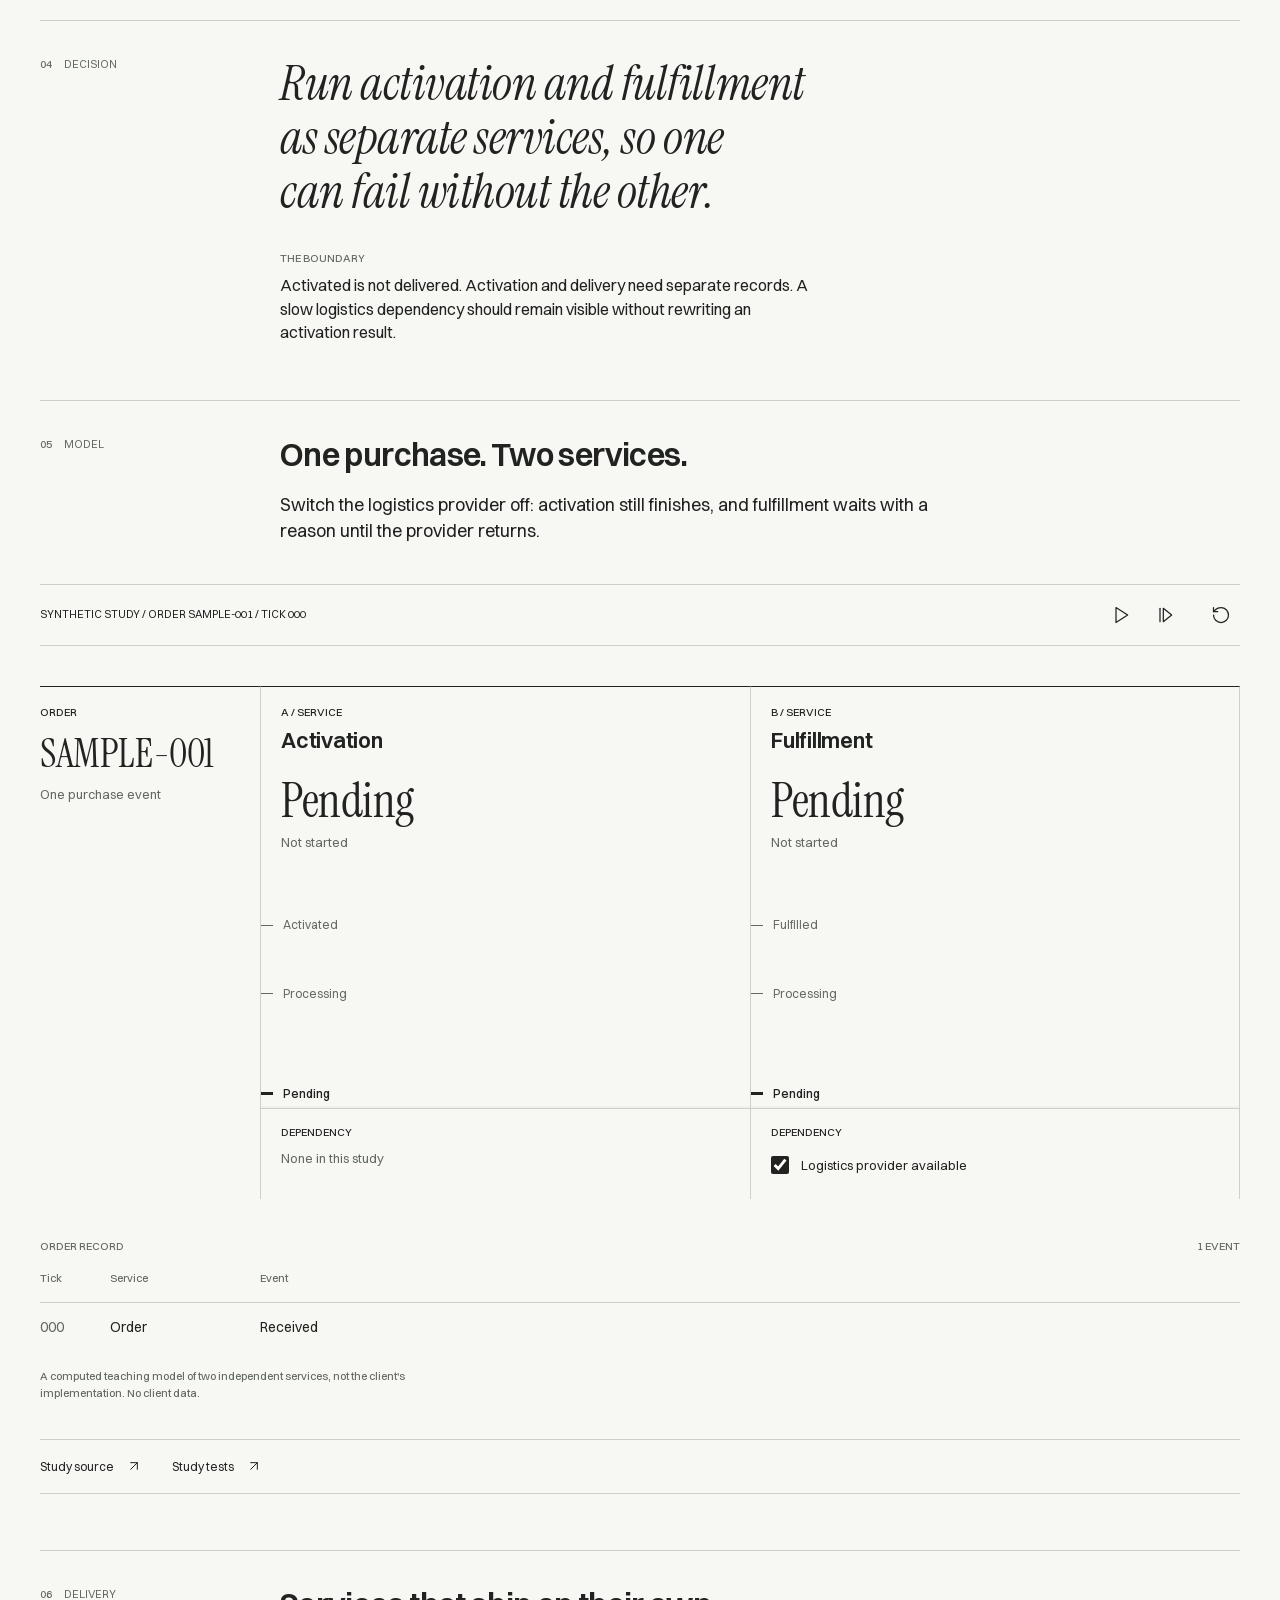
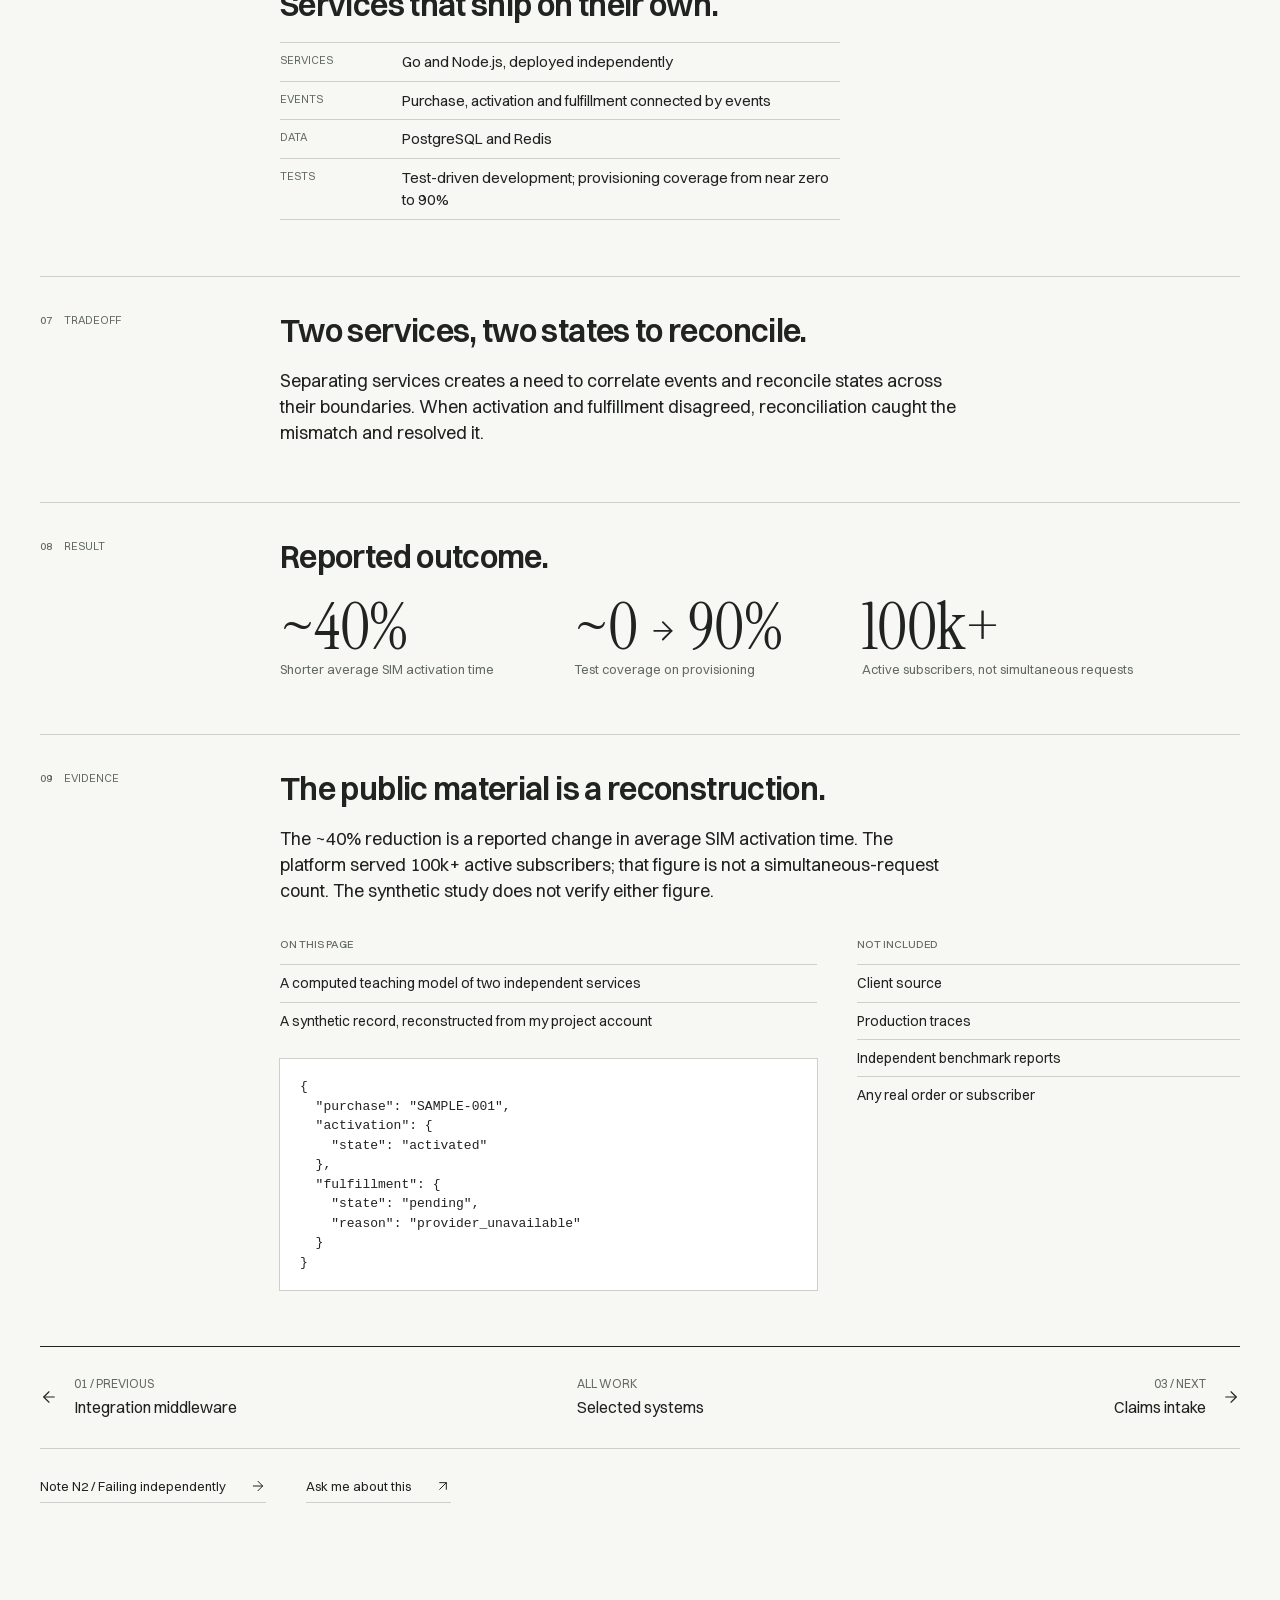
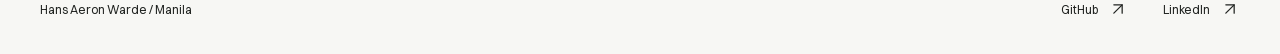
<file: work/sim-activation.html>
<!doctype html>
<html lang="en">
  <head>
    <meta charset="utf-8" />
    <meta name="viewport" content="width=device-width, initial-scale=1" />
    <title>SIM activation &#8211; Hans Aeron Warde</title>
    <meta
      name="description"
      content="SIM activation and delivery at Circles.Life: activation and fulfillment run as separate event-driven services, so one can fail without the other. About 40% shorter average activation time, for 100k+ active subscribers."
    />
    <meta name="theme-color" content="#f7f7f4" />
    <link rel="canonical" href="https://hansaeronwarde.github.io/work/sim-activation.html" />
    <link rel="icon" href="../assets/favicon.svg" type="image/svg+xml" />
    <link rel="apple-touch-icon" href="../assets/apple-touch-icon.png" />
    <link
      rel="preload"
      href="../assets/portfolio/fonts/InstrumentSerif-Regular.woff2"
      as="font"
      type="font/woff2"
      crossorigin
    />
    <link
      rel="preload"
      href="../assets/portfolio/fonts/Switzer-Variable.woff2"
      as="font"
      type="font/woff2"
      crossorigin
    />
    <link rel="stylesheet" href="../assets/portfolio/study.css" />
    <link rel="stylesheet" href="../assets/portfolio/supporting.css" />
    <link rel="stylesheet" href="../components.css" />
    <link rel="stylesheet" href="case.css" />
    <script defer src="../assets/portfolio/vendor/lucide.min.js"></script>
    <script defer src="../assets/portfolio/studies.js"></script>
    <script defer src="../assets/portfolio/studies-ui.js"></script>
  </head>
  <body class="case-page">
    <a class="skip" href="#case">Skip to case</a>
    <header id="navigation" class="paper">
      <a class="signature" href="../index.html" aria-label="haw. Hans Aeron Warde, home"
        >haw.<span class="mark" aria-hidden="true"
          ><i></i><i></i><i></i><i></i><i></i></span
      ></a>
      <span class="header-note">SYSTEMS / RECORDS / PEOPLE</span>
      <nav aria-label="Primary">
        <a href="../cases.html">Work</a>
        <a href="../index.html#resume">R&#233;sum&#233;</a>
        <a href="mailto:haeronwarde@gmail.com?subject=SIM%20activation" aria-label="Email Hans"
          >Email <i data-lucide="arrow-up-right" aria-hidden="true"></i
        ></a>
      </nav>
    </header>

    <main id="case">
      <article aria-labelledby="case-title">
        <div class="masthead">
          <div class="section-rule">
            <span>02 / 04 / CIRCLES.LIFE</span><span>TELECOM / SIM ACTIVATION</span>
          </div>
          <div class="masthead-body">
            <h1 id="case-title">Activation<br />stands alone.</h1>
            <div class="masthead-side">
              <p class="masthead-lead">
                SIM activation &amp; delivery. An event-driven backend for 100k+
                active subscribers, from SIM purchase through activation to
                last-mile delivery.
              </p>
              <dl class="facts">
                <div><dt>Role</dt><dd>Software Engineer / migration lead</dd></div>
                <div>
                  <dt>Period</dt>
                  <dd>
                    <time datetime="2022-07">Jul 2022</time> &#8211;
                    <time datetime="2023-08">Aug 2023</time> &#183; Remote
                  </dd>
                </div>
                <div>
                  <dt>Stack</dt>
                  <dd>Go / Node.js / Event-driven / PostgreSQL / Redis / Logistics Integration</dd>
                </div>
              </dl>
            </div>
          </div>
        </div>

        <section class="field" aria-labelledby="situation-title">
          <span class="field-label" aria-hidden="true"><b>01</b>Situation</span>
          <div class="field-body">
            <h2 id="situation-title" class="heading">Activation was buried in a monolith.</h2>
            <p>
              SIM activation was buried in a tightly coupled monolith. Deploys
              were risky and test coverage was near zero. Activation and
              logistics weren&#x27;t connected, so purchase, activation and
              delivery felt like three separate experiences to the customer.
            </p>
          </div>
        </section>

        <section class="field" aria-labelledby="constraint-title">
          <span class="field-label" aria-hidden="true"><b>02</b>Constraint</span>
          <div class="field-body">
            <h2 id="constraint-title" class="heading">One spike slowed everything.</h2>
            <p>
              A traffic spike degraded the whole platform. Activation had to
              scale, fail and ship without the rest.
            </p>
          </div>
        </section>

        <section class="field" aria-labelledby="ownership-title">
          <span class="field-label" aria-hidden="true"><b>03</b>Ownership</span>
          <div class="field-body">
            <h2 id="ownership-title" class="heading">Migration lead.</h2>
            <p>
              I led the move from the monolith to Go and Node.js services, and
              wired in the SIM controllers and logistics providers.
            </p>
            <div class="fork">
              <div class="fork-origin">
                <span class="stage-no">ORDER</span>
                <h3 class="subheading">Purchase</h3>
                <p>One event starts both services.</p>
              </div>
              <ol class="fork-paths" aria-label="What I owned on each path">
                <li>
                  <span class="stage-no">A / SERVICE</span>
                  <h3 class="subheading">Activation</h3>
                  <p>Its own service.</p>
                  <dl class="layers">
                    <div><dt>Integration</dt><dd>Wired in the SIM controllers</dd></div>
                  </dl>
                </li>
                <li class="fork-wait">
                  <span class="stage-no">B / SERVICE</span>
                  <h3 class="subheading">Fulfillment</h3>
                  <p>Carries events into logistics.</p>
                  <dl class="layers">
                    <div><dt>Integration</dt><dd>Integrated third-party logistics for last-mile delivery, including rider services in markets such as Pakistan</dd></div>
                  </dl>
                </li>
              </ol>
            </div>
            <dl class="layers platform" aria-label="What I owned across both services">
              <div><dt>Services</dt><dd>Go and Node.js services that deploy on their own, connected by events</dd></div>
              <div><dt>Data</dt><dd>Event-driven, on PostgreSQL and Redis</dd></div>
              <div><dt>Tests</dt><dd>Provisioning test coverage from near zero to 90%</dd></div>
              <div><dt>Team</dt><dd>Led the migration; test-driven development became part of how the team shipped</dd></div>
            </dl>
          </div>
        </section>

        <section class="field" aria-labelledby="decision-title">
          <span class="field-label" aria-hidden="true"><b>04</b>Decision</span>
          <div class="field-body">
            <h2 id="decision-title" class="quote">
              Run activation and fulfillment as separate services, so one can
              fail without the other.
            </h2>
            <div class="split-copy">
              <p>
                <span class="eyebrow">THE BOUNDARY</span>
                Activated is not delivered. Activation and delivery need
                separate records. A slow logistics dependency should remain
                visible without rewriting an activation result.
              </p>
            </div>
          </div>
        </section>

        <section class="field field-wide" id="telecom" aria-labelledby="model-title">
          <span class="field-label" aria-hidden="true"><b>05</b>Model</span>
          <div class="field-body">
            <h2 id="model-title" class="heading">One purchase. Two services.</h2>
            <p>
              Switch the logistics provider off: activation still finishes, and
              fulfillment waits with a reason until the provider returns.
            </p>
          </div>
          <div class="study-frame">
            <div class="lab-bar study-bar">
              <span class="study-source" id="tel-source">SYNTHETIC STUDY / ORDER SAMPLE-001 / TICK 005</span>
              <div class="transport" data-enhance hidden>
                <button type="button" class="icon" id="tel-run" aria-label="Run order">
                  <i data-lucide="play" aria-hidden="true"></i></button
                ><button type="button" class="icon" id="tel-step" aria-label="Advance order one tick">
                  <i data-lucide="step-forward" aria-hidden="true"></i></button
                ><button type="button" class="icon" id="tel-reset" aria-label="Reset order">
                  <i data-lucide="rotate-ccw" aria-hidden="true"></i>
                </button>
              </div>
            </div>
            <div class="lanes" id="tel-lanes">
              <div class="lane-origin">
                <span class="eyebrow">ORDER</span>
                <strong>SAMPLE-001</strong>
                <span class="muted">One purchase event</span>
              </div>
              <div class="service" id="tel-activation" data-state="activated">
                <div class="service-name"><span class="eyebrow">A / SERVICE</span><h3 class="subheading">Activation</h3></div>
                <div class="service-state">
                  <strong data-word>Activated</strong>
                  <span data-detail>Since tick 002</span>
                </div>
                <div class="service-track" style="--p: 1">
                  <i class="track-fill"></i>
                  <ol>
                    <li data-stop="pending">Pending</li>
                    <li data-stop="processing">Processing</li>
                    <li data-stop="activated">Activated</li>
                  </ol>
                </div>
                <div class="service-end">
                  <span class="eyebrow">DEPENDENCY</span>
                  <span class="muted">None in this study</span>
                </div>
              </div>
              <div class="service" id="tel-fulfillment" data-state="fulfilled">
                <div class="service-name"><span class="eyebrow">B / SERVICE</span><h3 class="subheading">Fulfillment</h3></div>
                <div class="service-state">
                  <strong data-word>Fulfilled</strong>
                  <span data-detail>Since tick 005</span>
                </div>
                <div class="service-track" style="--p: 1">
                  <i class="track-fill"></i>
                  <ol>
                    <li data-stop="pending">Pending</li>
                    <li data-stop="processing">Processing</li>
                    <li data-stop="fulfilled">Fulfilled</li>
                  </ol>
                </div>
                <div class="service-end">
                  <span class="eyebrow">DEPENDENCY</span>
                  <label class="checkbox" data-enhance hidden
                    ><input id="tel-provider" type="checkbox" checked /> Logistics provider available</label
                  >
                  <span class="muted" data-nojs>Logistics provider</span>
                </div>
              </div>
            </div>
            <div class="study-record">
              <div class="register-label"><span>ORDER RECORD</span><span id="tel-count">8 EVENTS</span></div>
              <table>
                <caption class="sr-only">Order SAMPLE-001 event history in virtual ticks</caption>
                <thead><tr><th scope="col">Tick</th><th scope="col">Service</th><th scope="col">Event</th></tr></thead>
                <tbody id="tel-record"><tr data-event="received"><td>000</td><td>Order</td><td>Received</td></tr><tr data-event="provider_unavailable"><td>000</td><td>Provider</td><td>Unavailable</td></tr><tr data-event="processing"><td>001</td><td>Activation</td><td>Processing</td></tr><tr data-event="waiting"><td>001</td><td>Fulfillment</td><td>Waiting: provider unavailable</td></tr><tr data-event="activated"><td>002</td><td>Activation</td><td>Activated</td></tr><tr data-event="provider_restored"><td>002</td><td>Provider</td><td>Restored</td></tr><tr data-event="processing"><td>003</td><td>Fulfillment</td><td>Processing</td></tr><tr data-event="fulfilled"><td>005</td><td>Fulfillment</td><td>Fulfilled</td></tr></tbody>
              </table>
              <p class="scope">
                A computed teaching model of two independent services, not the
                client&#x27;s implementation. No client data.
              </p>
            </div>
            <div class="study-footer">
              <a href="https://github.com/hansaeronwarde/hansaeronwarde.github.io/blob/main/assets/portfolio/studies.js">Study source <i data-lucide="arrow-up-right" aria-hidden="true"></i></a
              ><a href="https://github.com/hansaeronwarde/hansaeronwarde.github.io/blob/main/tests/supporting.test.cjs">Study tests <i data-lucide="arrow-up-right" aria-hidden="true"></i></a
              ><span id="tel-status" role="status" aria-live="polite"></span>
            </div>
          </div>
        </section>

        <section class="field" aria-labelledby="delivery-title">
          <span class="field-label" aria-hidden="true"><b>06</b>Delivery</span>
          <div class="field-body">
            <h2 id="delivery-title" class="heading">Services that ship on their own.</h2>
            <dl class="layers delivery">
              <div><dt>Services</dt><dd>Go and Node.js, deployed independently</dd></div>
              <div><dt>Events</dt><dd>Purchase, activation and fulfillment connected by events</dd></div>
              <div><dt>Data</dt><dd>PostgreSQL and Redis</dd></div>
              <div><dt>Tests</dt><dd>Test-driven development; provisioning coverage from near zero to 90%</dd></div>
            </dl>
          </div>
        </section>

        <section class="field" aria-labelledby="tradeoff-title">
          <span class="field-label" aria-hidden="true"><b>07</b>Tradeoff</span>
          <div class="field-body">
            <h2 id="tradeoff-title" class="heading">Two services, two states to reconcile.</h2>
            <p>
              Separating services creates a need to correlate events and
              reconcile states across their boundaries. When activation and
              fulfillment disagreed, reconciliation caught the mismatch and
              resolved it.
            </p>
          </div>
        </section>

        <section class="field" aria-labelledby="result-title">
          <span class="field-label" aria-hidden="true"><b>08</b>Result</span>
          <div class="field-body">
            <h2 id="result-title" class="heading">Reported outcome.</h2>
            <dl class="results">
              <div><dt>~40%</dt><dd>Shorter average SIM activation time</dd></div>
              <div><dt>~0 <i data-lucide="arrow-right" aria-hidden="true"></i><span class="sr-only">to</span> 90%</dt><dd>Test coverage on provisioning</dd></div>
              <div><dt>100k+</dt><dd>Active subscribers, not simultaneous requests</dd></div>
            </dl>
          </div>
        </section>

        <section class="field" aria-labelledby="evidence-title">
          <span class="field-label" aria-hidden="true"><b>09</b>Evidence</span>
          <div class="field-body">
            <h2 id="evidence-title" class="heading">The public material is a reconstruction.</h2>
            <p>
              The ~40% reduction is a reported change in average SIM activation
              time. The platform served 100k+ active subscribers; that figure
              is not a simultaneous-request count. The synthetic study does not
              verify either figure.
            </p>
            <div class="evidence">
              <div>
                <h3>On this page</h3>
                <ul>
                  <li>A computed teaching model of two independent services</li>
                  <li>A synthetic record, reconstructed from my project account</li>
                </ul>
                <pre><code>{
  "purchase": "SAMPLE-001",
  "activation": {
    "state": "activated"
  },
  "fulfillment": {
    "state": "pending",
    "reason": "provider_unavailable"
  }
}</code></pre>
              </div>
              <div>
                <h3>Not included</h3>
                <ul>
                  <li>Client source</li>
                  <li>Production traces</li>
                  <li>Independent benchmark reports</li>
                  <li>Any real order or subscriber</li>
                </ul>
              </div>
            </div>
          </div>
        </section>

        <nav class="case-nav" aria-label="Case studies">
          <a href="integration-middleware.html" rel="prev"
            ><i data-lucide="arrow-left" aria-hidden="true"></i
            ><span><small>01 / PREVIOUS</small>Integration middleware</span></a
          ><a href="../cases.html"
            ><span><small>ALL WORK</small>Selected systems</span></a
          ><a href="claims-intake.html" rel="next"
            ><span><small>03 / NEXT</small>Claims intake</span
            ><i data-lucide="arrow-right" aria-hidden="true"></i
          ></a>
        </nav>
        <p class="ask">
          <a class="case-link" href="../notes/independent-failure.html"
            >Note N2 / Failing independently <i data-lucide="arrow-right" aria-hidden="true"></i
          ></a>
          <a class="case-link" href="mailto:haeronwarde@gmail.com?subject=SIM%20activation"
            >Ask me about this <i data-lucide="arrow-up-right" aria-hidden="true"></i
          ></a>
        </p>
      </article>
    </main>
    <footer>
      <span>Hans Aeron Warde / Manila</span>
      <nav aria-label="Social">
        <a href="https://github.com/hansaeronwarde"
          >GitHub <i data-lucide="arrow-up-right" aria-hidden="true"></i></a
        ><a href="https://linkedin.com/in/hansaeronwarde"
          >LinkedIn <i data-lucide="arrow-up-right" aria-hidden="true"></i
        ></a>
      </nav>
    </footer>
  </body>
</html>
</file>
<file: assets/portfolio/study.css>
@font-face {
  font-family: Switzer;
  src: url("fonts/Switzer-Variable.woff2")
    format("woff2");
  font-weight: 100 900;
  font-display: swap;
}
@font-face {
  font-family: "Instrument Serif";
  src: url("fonts/InstrumentSerif-Regular.woff2")
    format("woff2");
  font-weight: 400;
  font-style: normal;
  font-display: swap;
}
@font-face {
  font-family: "Instrument Serif";
  src: url("fonts/InstrumentSerif-Italic.woff2")
    format("woff2");
  font-weight: 400;
  font-style: italic;
  font-display: swap;
}
:root {
  --serif: "Instrument Serif", Georgia, serif;
  --ease: cubic-bezier(0.2, 0.7, 0.2, 1);
  --quick: 0.2s;
  --settle: 0.45s;
  --paper: #f7f7f4;
  --ink: #202320;
  --muted: #626a62;
  --line: #cccfca;
  /* WCAG 1.4.11: 3.58:1 on paper, for a control whose boundary is its only edge. --line is 1.5:1. */
  --line-strong: #7d847d;
  --line-on-band: #bfc9bd;
  --line-on-dark: #ffffff60;
  --tint: #e9eee8;
  --red: #cc3828;
  /* --red is 3.97:1 on the stage (#050905); the name period needs this lighter red to reach 5.65:1. */
  --red-on-film: #ef5140;
  --chip-done: #dce7dc;
  --chip-fail: #f1d7d1;
  --chip-fail-text: #8e261a;
  --type-min: 11px;
  --type-link: 12px;
  --green: #24392e;
  --g: 40px;
  --chapter: 160px;
  --section: 96px;
  --block: 40px;
  --reset-gap: 18px;
  --display-b: 40px;
  --intro: 1;
  --system: 0;
  --paper-in: 0;
  --paper-text: 1;
  --scene-head: 1;
  --subject-in: 0;
  --record: 0;
  --sx: 0px;
  --sy: 0px;
  --sw: 220px;
}
* {
  box-sizing: border-box;
}
html {
  scroll-padding-top: 108px;
}
body {
  margin: 0;
  background: var(--paper);
  color: var(--ink);
  font:
    17px/1.45 Switzer,
    "Helvetica Neue",
    sans-serif;
  letter-spacing: 0;
  font-synthesis: none;
}
button,
input,
select {
  font: inherit;
  color: inherit;
  letter-spacing: 0;
}
button,
a,
input,
select {
  touch-action: manipulation;
}
button {
  cursor: pointer;
}
a {
  color: inherit;
  text-decoration: none;
}
a:hover,
button:hover {
  text-decoration: underline 1px;
  text-underline-offset: 5px;
}
/* Ink links inside running text need a cue at rest; colour alone would be none (WCAG 1.4.1). */
main :is(p, dd) > a:not([class]) {
  text-decoration: underline 1px;
  text-underline-offset: 5px;
}
main :is(p, dd) > a:not([class]):hover {
  text-decoration-thickness: 2px;
}
/* Links that already sit on a rule darken it instead of drawing a second line under it. */
:is(.case-link, .study-heading a, .subject-bottom a, .identity-bottom a, #resume .arrow-link, #contact .email):hover {
  text-decoration: none;
  border-bottom-color: currentColor;
}
.icon:hover {
  background: color-mix(in srgb, currentColor 10%, transparent);
}
button:disabled {
  opacity: 0.45;
  cursor: default;
}
button {
  background: none;
  border: 0;
}
a:focus-visible,
button:focus-visible,
input:focus-visible,
select:focus-visible {
  outline: 2px solid var(--ink);
  outline-offset: 5px;
}
h1,
h2,
h3,
p,
figure {
  margin: 0;
}
h1,
h2,
h3 {
  font-weight: 450;
  letter-spacing: 0;
}
svg {
  width: 20px;
  height: 20px;
  stroke-width: 1.5;
  flex: none;
}
a,
button {
  align-items: center;
}
a svg,
button svg {
  vertical-align: middle;
}
sup,
.eyebrow,
.section-rule {
  font-size: var(--type-min);
  font-weight: 450;
}
sup {
  margin-left: 4px;
}
.eyebrow {
  display: block;
}
img,
video {
  display: block;
  width: 100%;
  height: 100%;
  object-fit: cover;
}
[hidden] {
  display: none !important;
}
.sr-only,
.skip {
  position: absolute;
  width: 1px;
  height: 1px;
  padding: 0;
  overflow: hidden;
  clip-path: inset(50%);
  white-space: nowrap;
}
.skip:focus {
  position: fixed;
  top: 12px;
  left: 12px;
  width: auto;
  height: auto;
  padding: 12px;
  clip-path: none;
  background: var(--paper);
  z-index: 200;
  /* At the usual 5px offset the ink ring crosses the ink logo beneath the box. */
  outline-offset: 0;
}
::selection {
  background: var(--red);
  color: white;
}
header {
  height: 86px;
  position: fixed;
  top: 0;
  left: var(--g);
  right: var(--g);
  z-index: 100;
  display: flex;
  align-items: center;
  gap: 48px;
  border-bottom: 1px solid var(--line-on-dark);
  color: white;
  transition: color var(--quick) var(--ease);
}
header.paper {
  color: var(--ink);
  border-color: var(--line);
  background: var(--paper);
}
/* The bar is inset by the gutters, so a full-bleed band (the contact section) would show beside it. */
header.paper::before {
  content: "";
  position: absolute;
  inset: 0 calc(-1 * var(--g));
  z-index: -1;
  background: var(--paper);
}
/* Unpinned, the hero scrolls under the bar; the backdrop spans the gutters so no hero text shows beside it. */
.static-story header:not(.paper)::before {
  content: "";
  position: absolute;
  inset: 0 calc(-1 * var(--g));
  z-index: -1;
  background: #050905;
}
/* An ink ring disappears on footage; 1.4.11 asks 3:1 of a focus ring. */
header:not(.paper) :focus-visible,
.identity :focus-visible,
.film-tools:not(.on-paper) :focus-visible {
  outline-color: white;
}
.signature {
  font-size: 32px;
  font-weight: 650;
  display: flex;
  gap: 14px;
  line-height: 1;
}
.mark {
  height: 23px;
  width: 25px;
  display: flex;
  align-items: center;
  gap: 2px;
}
.mark i {
  height: 100%;
  width: 3px;
  background: currentColor;
}
.mark i:nth-child(2n) {
  height: 65%;
}
.mark i:nth-child(3) {
  height: 38%;
}
.header-note {
  font-size: var(--type-min);
}
nav {
  margin-left: auto;
  display: flex;
  align-items: center;
  gap: 26px;
  font-size: 13px;
}
nav a {
  display: inline-flex;
  gap: 9px;
}
/* Lucide replaces this <i>; its text only shows without JS. */
nav i {
  font-style: normal;
}
nav sup {
  margin-left: -3px;
  font-size: var(--type-link);
}
nav .icon {
  width: 30px;
  height: 36px;
  padding: 0;
}
.icon {
  display: inline-flex;
  justify-content: center;
  align-items: center;
  width: 38px;
  height: 38px;
  padding: 0;
}
.icon svg {
  width: 20px;
  height: 20px;
}
.stage {
  height: 100svh;
  min-height: 680px;
  position: relative;
  overflow: clip;
  background: #18231d;
  color: white;
}
.footage,
.shade {
  position: absolute;
  inset: 0;
}
.footage img,
.footage video {
  position: absolute;
  inset: 0;
}
.footage video {
  opacity: 0;
}
.footage video.ready {
  opacity: 1;
}
.shade {
  background: linear-gradient(
    180deg,
    #050905a6 0%,
    #050905a6 48%,
    #050905de 100%
  );
}
.identity {
  position: absolute;
  inset: 0;
  padding: 150px var(--g) 130px;
  opacity: var(--intro);
  display: grid;
  grid-template-columns: minmax(0, 1fr) 270px;
  column-gap: 40px;
  align-content: end;
}
.identity > * {
  grid-column: 1;
}
.identity > .eyebrow {
  margin-bottom: 26px;
}
.identity h1 {
  font: 400 min(110px, 10.15vw) / 1.02 var(--serif);
  letter-spacing: -0.01em;
  font-synthesis: none;
}
.identity h1 > span {
  color: var(--red-on-film);
}
/* The case index takes its own column beside the name and lede, so it grows
   upward without pushing the name up and cannot overlap it at any text size. */
.identity-bottom {
  display: contents;
}
.identity-bottom p {
  grid-column: 1;
  margin-top: 40px;
  font-size: 21px;
  max-width: 480px;
}
.identity-bottom > .arrival {
  grid-column: 2;
  grid-row: 2 / 4;
  align-self: end;
}
.identity-bottom a {
  display: flex;
  justify-content: space-between;
  align-items: center;
  gap: 24px;
  padding: 10px 0 9px;
  border-bottom: 1px solid var(--line-on-dark);
  font-size: 19px;
}
.identity-bottom .eyebrow + a {
  margin-top: 6px;
}
.arrival-index {
  flex-direction: column;
  align-items: stretch;
  gap: 0;
  margin: 0 0 30px;
}
.arrival-index a {
  justify-content: flex-start;
  gap: 0;
  padding: 8px 0 7px;
  font-size: 13px;
}
.arrival-index a > span {
  width: 34px;
  color: #ffffffcc;
}
.arrival-index small {
  margin: 0 18px 0 auto;
  font-size: var(--type-link);
  color: #ffffffcc;
}
.identity-bottom .eyebrow {
  color: #ffffffcc;
}
.system-scene {
  position: absolute;
  inset: 0;
  opacity: var(--system);
  pointer-events: none;
}
.scene-heading {
  position: absolute;
  left: var(--g);
  top: 19%;
  right: var(--g);
  opacity: var(--scene-head);
}
.scene-heading h2 {
  font: 400 69px/1.08 var(--serif);
  letter-spacing: -0.01em;
  font-synthesis: none;
  margin-top: 20px;
}
.worker-tracks {
  position: absolute;
  top: 46%;
  left: var(--g);
  right: var(--g);
  bottom: 105px;
  display: grid;
  grid-template-columns: repeat(5, minmax(0, 1fr));
  border-top: 1px solid var(--line-on-dark);
}
.lane {
  position: relative;
  border-left: 1px solid var(--line-on-dark);
  padding: 16px 14px;
  overflow: hidden;
}
.lane:last-child {
  border-right: 1px solid var(--line-on-dark);
}
.lane > span {
  font-size: var(--type-min);
  position: relative;
  z-index: 2;
}
.lane b {
  display: block;
  font: 400 44px/1.1 var(--serif);
  letter-spacing: -0.01em;
  font-synthesis: none;
  margin-top: 22px;
  color: #ffffffa8;
}
.lane i {
  position: absolute;
  bottom: 0;
  left: 0;
  right: 0;
  height: var(--fill, 0%);
  background: #ffffff0d;
  transition: height var(--quick) var(--ease);
}
.lane.active i {
  background: #ffffff1b;
}
.scene-foot {
  position: absolute;
  left: var(--g);
  right: var(--g);
  bottom: 80px;
  display: flex;
  justify-content: space-between;
  font-size: var(--type-min);
}
.subject {
  position: absolute;
  z-index: 5;
  left: 0;
  top: 0;
  transform: translate3d(var(--sx), var(--sy), 0);
  width: var(--sw);
  opacity: var(--subject-in);
  background: var(--paper);
  color: var(--ink);
  padding: calc(12px + 8px * var(--record));
  will-change: transform, width;
  transition: transform var(--quick) var(--ease);
  container-type: inline-size;
  box-shadow: 0 0 0 1px #20232022;
}
.subject-top,
.subject-summary {
  display: flex;
  justify-content: space-between;
  gap: 12px;
  font-size: var(--type-min);
}
.subject-top {
  border-bottom: 1px solid var(--line);
  padding-bottom: 12px;
}
.subject-top b {
  font-weight: 500;
}
.subject-top > #subject-state {
  color: var(--green);
}
.subject[data-state="retrying"] .subject-top > #subject-state {
  color: var(--red);
}
.subject-number {
  font: 400 clamp(40px, 30cqi, 92px) / 1.15 var(--serif);
  letter-spacing: -0.01em;
  font-synthesis: none;
  display: flex;
  align-items: center;
  justify-content: space-between;
  padding: 14px 0;
}
.subject-number svg {
  width: 30px;
  height: 30px;
}
.subject-summary {
  padding-bottom: 14px;
  border-bottom: 1px solid var(--line);
}
.event-list {
  list-style: none;
  margin: 0;
  padding: 0;
  overflow: hidden;
  max-height: calc(var(--record) * 245px);
  opacity: var(--record);
}
.event-list li {
  display: grid;
  grid-template-columns: 60px 1fr;
  gap: 20px;
  padding: 8px 0;
  border-bottom: 1px solid var(--line);
  font-size: var(--type-link);
}
.event-list li > span:first-child {
  color: var(--muted);
}
.event-list li:last-child {
  color: var(--green);
}
.event-list li[data-event="dependency_timeout"] {
  color: var(--red);
}
.subject-bottom {
  display: flex;
  justify-content: space-between;
  align-items: center;
  gap: 16px;
  padding-top: calc(var(--record) * 16px);
  font-size: var(--type-min);
  opacity: var(--record);
  max-height: calc(var(--record) * 70px);
  overflow: hidden;
}
/* The clip is for the reveal; it would cut Inspect's focus ring. */
.subject-bottom:focus-within {
  overflow: visible;
}
.subject-bottom a {
  display: inline-flex;
  gap: 24px;
  border-bottom: 1px solid var(--line);
  padding-bottom: 7px;
  font-size: 13px;
  white-space: nowrap;
}
.subject-bottom > span {
  color: var(--muted);
  font-size: var(--type-min);
}
.paper-surface {
  position: absolute;
  inset: 0;
  background: var(--paper);
  color: var(--ink);
  opacity: var(--paper-in);
  /* At opacity 0 it still covers the film and would swallow clicks on "Let's talk". */
  pointer-events: none;
  padding: 150px var(--g) 100px;
  display: flex;
  flex-direction: column;
  justify-content: center;
}
.paper-surface > * {
  opacity: var(--paper-text);
}
/* The record ends in the left half, the side 003 holds in the study.
   Phones stack the card under the words instead. */
@media (min-width: 601px) {
  body:not(.static-story) .paper-surface {
    padding-left: calc(50% + var(--g) / 2);
  }
  body:not(.static-story) .paper-surface :is(h2, p) {
    max-width: none;
  }
}
.paper-surface h2 {
  font: 400 81px/1.08 var(--serif);
  letter-spacing: -0.01em;
  font-synthesis: none;
  max-width: 42%;
  margin: 24px 0 30px;
}
.paper-surface p {
  font-size: 18px;
  max-width: 36%;
}
.film-tools {
  position: absolute;
  z-index: 10;
  bottom: 0;
  left: var(--g);
  right: var(--g);
  height: 62px;
  display: flex;
  gap: 36px;
  align-items: center;
  border-top: 1px solid var(--line-on-dark);
  color: white;
}
/* Mid-dissolve neither white (fails past paper 0.35) nor bare ink (passes from 0.55) reaches 4.5:1. */
.film-tools.on-paper {
  color: var(--ink);
  border-color: var(--line);
  background: var(--paper);
}
.chapters {
  display: flex;
  gap: 20px;
}
.chapters button {
  position: relative;
  color: inherit;
  font-size: var(--type-min);
  padding: 10px 0;
  display: inline-flex;
  gap: 6px;
  border-bottom: 1px solid transparent;
}
/* Widens the touch target into the gap without moving the numbers or their underline. */
.chapters button::after {
  content: "";
  position: absolute;
  inset: 0 -10px;
}
.chapters button[aria-current="step"] {
  border-bottom-color: currentColor;
}
.chapters svg {
  width: 13px;
  height: 13px;
}
.film-tools > span {
  font-size: var(--type-min);
  margin-left: auto;
}
.film-tools > input {
  width: 100px;
  accent-color: currentColor;
  height: 20px;
}
.study,
footer {
  margin: 0 var(--g);
}
/* Margin, not padding: html scroll-padding alone positions in-page links. */
.study {
  margin-top: var(--section);
}
.support {
  margin-top: 120px;
}
.section-rule {
  border-top: 1px solid var(--ink);
  padding: 18px 0;
  display: flex;
  justify-content: space-between;
  gap: 20px;
  align-items: center;
}
.study-heading {
  display: grid;
  grid-template-columns: 1.4fr 1fr;
  gap: 80px;
  align-items: start;
  padding: 50px 0 65px;
}
.study-heading p {
  max-width: 410px;
  font-size: 18px;
}
.study-heading a {
  display: inline-flex;
  gap: 24px;
  border-bottom: 1px solid var(--line);
  padding-bottom: 7px;
  margin-top: 22px;
  font-size: 13px;
}
.segmented {
  display: flex;
  gap: 30px;
}
.segmented button {
  padding: 20px 0;
  display: inline-flex;
  gap: 18px;
  border-bottom: 2px solid transparent;
  font-size: 14px;
}
.segmented button[aria-selected="true"] {
  border-color: var(--ink);
}
.segmented sup {
  color: var(--muted);
}
@media (forced-colors: active) {
  .segmented button[aria-selected="false"] {
    border-bottom-color: Canvas;
  }
}
.segmented button svg {
  width: 16px;
  height: 16px;
}
.trace-layout {
  display: grid;
  grid-template-columns: 1fr 2fr;
  gap: 80px;
  padding: var(--block) 0;
}
.trace-identity {
  display: flex;
  flex-direction: column;
  align-items: start;
  gap: 14px;
}
.trace-identity > strong {
  font: 400 136px/1 var(--serif);
  letter-spacing: -0.01em;
  font-synthesis: none;
}
.trace-identity > #trace-state {
  font-size: 14px;
  color: var(--green);
}
.trace-identity > #trace-attempts {
  font-size: 13px;
  color: var(--muted);
}
.trace-identity label {
  font-size: var(--type-link);
  display: flex;
  gap: 22px;
  align-items: center;
  margin-top: 18px;
}
.trace-identity select {
  border: 0;
  border-bottom: 1px solid var(--line-strong);
  padding: 8px;
  background: transparent;
  font-size: 13px;
}
.trace-events table {
  width: 100%;
  border-collapse: collapse;
  text-align: left;
  table-layout: fixed;
}
.trace-events th {
  font-size: var(--type-min);
  font-weight: 450;
  color: var(--muted);
  padding: 0 0 15px;
}
.trace-events th:first-child {
  width: 70px;
}
.trace-events th:last-child {
  width: 80px;
}
.trace-events td {
  font-size: 14px;
  padding: 14px 0;
  border-top: 1px solid var(--line);
  overflow-wrap: anywhere;
}
.trace-events td:first-child {
  color: var(--muted);
}
.trace-events tr[data-event="dependency_timeout"] td:nth-child(2) {
  color: var(--red);
}
.reported {
  padding: 60px 0;
  display: grid;
  grid-template-columns: 1fr 1.2fr 1.2fr;
  align-items: center;
  gap: 40px;
  border-bottom: 1px solid var(--line);
}
.reported > strong {
  font: 400 66px/1 var(--serif);
  letter-spacing: -0.01em;
  font-synthesis: none;
  display: flex;
  align-items: center;
  gap: 20px;
  white-space: nowrap;
}
.reported p {
  font-size: 13px;
  line-height: 1.65;
  color: var(--muted);
}
.reported svg {
  width: 30px;
  height: 30px;
}
.lab-controls {
  display: grid;
  grid-template-columns: 1fr 1fr 1fr auto;
  gap: 36px;
  align-items: center;
  padding: var(--block) 0 30px;
}
.lab-controls :is(label, .field) {
  font-size: 13px;
  display: grid;
  grid-template-columns: 1fr auto;
  gap: 12px;
}
.lab-controls input[type="range"] {
  width: 100%;
  grid-column: 1/-1;
  accent-color: var(--ink);
}
.lab-controls .checkbox {
  display: flex;
  gap: 12px;
  align-items: center;
}
/* Reset sits apart from Step: the margin adds the rest of --reset-gap to the 6 px flex gap. */
.transport > button + [id$="reset"] {
  margin-left: calc(var(--reset-gap) - 6px);
}
.metrics {
  display: grid;
  grid-template-columns: repeat(5, minmax(0, 1fr));
  border-top: 1px solid var(--line);
  border-bottom: 1px solid var(--line);
  padding: 24px 0;
  gap: 16px;
}
.metrics strong {
  display: block;
  font: 400 50px/1.2 var(--serif);
  letter-spacing: -0.01em;
  font-synthesis: none;
}
.metrics span {
  font-size: var(--type-min);
  color: var(--muted);
}
.metrics [data-count="retrying"]:not([data-zero]),
.metrics [data-count="failed"]:not([data-zero]) {
  color: var(--red);
}
.metrics [data-count="completed"] {
  color: var(--green);
}
#requests {
  display: grid;
  grid-template-columns: repeat(12, minmax(0, 1fr));
  gap: 5px;
}
#requests button {
  height: 68px;
  background: var(--tint);
  border: 1px solid var(--line-strong);
  display: flex;
  flex-direction: column;
  justify-content: center;
  gap: 5px;
  font-size: var(--type-link);
  padding: 4px;
}
#requests small {
  font-size: var(--type-min);
}
#requests button[data-state="processing"] {
  background: var(--green);
  color: white;
}
#requests button[data-state="retrying"],
#requests button[data-state="failed"] {
  background: var(--chip-fail);
  color: var(--chip-fail-text);
}
#requests button[data-state="completed"] {
  background: var(--chip-done);
  color: var(--green);
}
#experiment-panel {
  padding-bottom: 36px;
}
footer {
  padding: var(--section) 0 35px;
  display: flex;
  gap: 35px;
  font-size: var(--type-link);
  align-items: center;
}
footer > span {
  margin-right: auto;
}
footer a {
  display: inline-flex;
  gap: 10px;
}
body > footer nav {
  margin: 0;
  font-size: inherit;
  gap: 35px;
}
/* The ≤360 px rule that hides masthead nav arrows must not hide the footer's. */
body > footer nav a:not([aria-label]) svg {
  display: block;
}
.static-story .stage {
  height: auto;
  min-height: 0;
  overflow: clip;
}
.static-story .identity {
  position: relative;
  min-height: 720px;
  opacity: 1;
}
.static-story .system-scene,
.static-story .film-tools {
  display: none;
}
.static-story .paper-surface {
  position: relative;
  opacity: 1;
  padding: 60px var(--g) 30px;
}
.static-story .paper-surface h2 {
  font-size: 58px;
  max-width: 100%;
}
.static-story .paper-surface p {
  max-width: 100%;
}
.static-story .subject {
  position: relative;
  left: auto;
  top: auto;
  transform: none;
  width: auto;
  opacity: 1;
  margin: 0;
  padding: 30px var(--g);
  box-shadow: none;
  background: var(--paper);
}
.static-story .subject .event-list {
  max-height: none;
  opacity: 1;
}
.static-story .subject-bottom {
  max-height: none;
  opacity: 1;
  padding-top: 16px;
}
.static-story .subject-number {
  font-size: 70px;
}
.static-story .subject-summary {
  margin-bottom: 10px;
}
.static-story .footage {
  bottom: auto;
  height: 720px;
}
@media (min-width: 1600px) {
  .identity h1 {
    font-size: 134px;
  }
  .scene-heading h2 {
    font-size: 86px;
  }
  .paper-surface h2 {
    font-size: 96px;
  }
}
/* The card must fit between the lane label and the scene footer. */
@media (min-width: 601px) and (max-height: 780px) {
  .worker-tracks {
    top: 41%;
  }
}
@media (max-width: 1000px) {
  :root {
    --g: 30px;
    --display-b: 36px;
  }
  .header-note {
    display: none;
  }
  .identity h1 {
    font-size: min(96px, 12.47vw);
  }
  .study-heading {
    gap: 40px;
  }
  .scene-heading h2 {
    font-size: 60px;
  }
  .paper-surface h2 {
    font-size: 65px;
  }
  .reported {
    grid-template-columns: 1fr 1.3fr;
  }
  .reported p {
    grid-column: 1/-1;
    max-width: 600px;
  }
  .trace-layout {
    gap: 40px;
  }
  .lab-controls {
    grid-template-columns: 1fr 1fr;
  }
  .transport {
    justify-self: end;
  }
  #requests {
    grid-template-columns: repeat(8, minmax(0, 1fr));
  }
}
/* Below this the name and the index column no longer fit side by side. */
@media (max-width: 940px) {
  .identity {
    grid-template-columns: 1fr 1fr;
  }
  .identity > .eyebrow,
  .identity h1 {
    grid-column: 1 / -1;
  }
  .identity-bottom > .arrival {
    grid-row: auto;
    justify-self: end;
    width: 270px;
    margin-top: 40px;
  }
}
@media (max-width: 600px) {
  :root {
    --g: 20px;
    --chapter: 112px;
    --section: 64px;
    --block: 30px;
    --display-b: 30px;
  }
  html {
    scroll-padding-top: 85px;
  }
  body {
    font-size: 16px;
  }
  header {
    height: 70px;
    gap: 20px;
  }
  .signature {
    font-size: 28px;
  }
  .mark {
    display: none;
  }
  nav {
    gap: 18px;
    font-size: var(--type-link);
  }
  /* Shrinks so WCAG 1.4.12 text spacing keeps the motion toggle on screen. */
  header nav {
    gap: clamp(10px, calc((100vw - 330px) / 4), 18px);
  }
  nav .icon {
    width: 22px;
  }
  nav svg {
    width: 17px;
    height: 17px;
  }
  .stage {
    min-height: 720px;
  }
  .identity {
    grid-template-columns: minmax(0, 1fr);
    padding: 90px var(--g) 60px;
    align-content: center;
  }
  .identity > .eyebrow {
    font-size: var(--type-min);
    max-width: 240px;
    line-height: 1.7;
    margin-bottom: 14px;
  }
  .identity h1 {
    font-size: 65px;
    line-height: 1.08;
  }
  .identity h1 {
    max-width: 350px;
  }
  .identity-bottom p {
    margin-top: 18px;
    font-size: 18px;
    max-width: 340px;
  }
  .identity-bottom > .arrival {
    grid-column: 1;
    justify-self: stretch;
    width: auto;
    margin-top: 22px;
  }
  /* Two per row; a name too wide for half (larger text spacing) takes its own row instead of clipping. */
  .arrival-index {
    flex-flow: row wrap;
    column-gap: 20px;
    margin-bottom: 18px;
  }
  .arrival-index .eyebrow {
    flex-basis: 100%;
  }
  .identity-bottom .arrival-index a {
    flex: 1 0 calc(50% - 10px);
    min-width: max-content;
    margin-top: 0;
  }
  /* Two columns leave no room for the sector tag or arrow; each case repeats the tag. */
  .arrival-index small,
  .arrival-index svg {
    display: none;
  }
  .identity-bottom > div .eyebrow {
    font-size: var(--type-min);
  }
  .identity-bottom a {
    font-size: 16px;
    margin-top: 12px;
    gap: 20px;
  }
  .desktop {
    display: none;
  }
  .scene-heading {
    top: 19%;
  }
  .scene-heading > .eyebrow {
    font-size: var(--type-min);
    max-width: 240px;
  }
  .scene-heading h2 {
    font-size: 41px;
    max-width: 290px;
    margin-top: 18px;
  }
  .worker-tracks {
    top: 43%;
    bottom: 140px;
  }
  .lane {
    padding: 12px 5px;
  }
  .lane > span {
    font-size: var(--type-min);
    writing-mode: vertical-rl;
  }
  .lane b {
    font-size: 24px;
    margin-top: 24px;
  }
  .scene-foot {
    bottom: 100px;
    flex-direction: column;
    gap: 7px;
    font-size: var(--type-min);
  }
  .subject {
    padding: calc(10px + 4px * var(--record));
  }
  .subject-top,
  .subject-summary {
    font-size: var(--type-min);
    gap: 8px;
  }
  .subject-number {
    font-size: clamp(40px, 30cqi, 64px);
    padding: 8px 0;
  }
  .subject-number svg {
    width: 24px;
    height: 24px;
  }
  /* Stacked, so the state name never sets the card's width. */
  .subject-top {
    flex-direction: column;
    gap: 2px;
    padding-bottom: 10px;
  }
  .subject-summary {
    padding-bottom: 10px;
  }
  .event-list li {
    font-size: var(--type-min);
    padding: 7px 0;
    grid-template-columns: 35px 1fr;
    gap: 12px;
  }
  .subject-bottom {
    gap: 10px;
    padding-top: calc(var(--record) * 12px);
  }
  .subject-bottom > span {
    font-size: var(--type-min);
  }
  .subject-bottom a {
    font-size: var(--type-link);
    gap: 8px;
  }
  .paper-surface {
    padding: 100px var(--g) 60px;
    justify-content: flex-start;
  }
  .paper-surface h2 {
    font-size: 43px;
    max-width: 100%;
    margin: 16px 0;
  }
  .paper-surface h2 br {
    display: none;
  }
  .paper-surface p {
    display: none;
  }
  .paper-surface > .eyebrow {
    font-size: var(--type-min);
  }
  .film-tools {
    height: 66px;
    gap: 20px;
  }
  .chapters {
    gap: 20px;
  }
  .film-tools > span {
    display: none;
  }
  .film-tools > input {
    margin-left: auto;
    width: 75px;
  }
  .section-rule {
    font-size: var(--type-min);
    gap: 15px;
  }
  .study-heading {
    display: block;
    padding: 30px 0 40px;
  }
  .study-heading > div {
    margin-top: 25px;
  }
  .study-heading p {
    font-size: 16px;
  }
  .study-heading a {
    font-size: var(--type-link);
    margin-top: 18px;
  }
  .segmented {
    gap: 30px;
  }
  .segmented button {
    font-size: 13px;
    padding: 18px 0;
  }
  .trace-layout {
    grid-template-columns: 1fr;
    gap: 28px;
  }
  .trace-identity {
    display: grid;
    grid-template-columns: 1fr 1fr;
    gap: 12px;
    align-items: center;
  }
  .trace-identity > .eyebrow {
    grid-column: 1/-1;
  }
  .trace-identity > strong {
    font-size: 88px;
    grid-row: 2/4;
  }
  .trace-identity > #trace-state {
    font-size: var(--type-link);
    grid-column: 2;
  }
  .trace-identity > #trace-attempts {
    grid-column: 2;
    font-size: var(--type-link);
  }
  .trace-identity label {
    grid-column: 1/-1;
    margin: 5px 0;
    justify-content: space-between;
  }
  .trace-events th {
    font-size: var(--type-min);
  }
  .trace-events th:first-child {
    width: 47px;
  }
  .trace-events th:last-child {
    width: 55px;
  }
  .trace-events td {
    font-size: var(--type-link);
    padding: 12px 0;
  }
  .reported {
    display: block;
    padding: 35px 0;
  }
  .reported > strong {
    font-size: 56px;
    margin: 25px 0;
  }
  .reported p {
    font-size: var(--type-link);
  }
  .lab-controls {
    gap: 25px 20px;
  }
  .metrics {
    gap: 8px;
  }
  .metrics strong {
    font-size: 36px;
  }
  .metrics span {
    font-size: var(--type-min);
  }
  #requests {
    grid-template-columns: repeat(4, minmax(0, 1fr));
  }
  #requests button {
    height: 60px;
  }
  footer {
    padding: var(--section) 0 40px;
    gap: 22px;
    flex-wrap: wrap;
    font-size: var(--type-link);
  }
  footer > span {
    flex-basis: 100%;
  }
  .static-story .identity {
    min-height: 740px;
    padding-top: 125px;
    padding-bottom: 65px;
  }
  .static-story .footage {
    height: 740px;
  }
  .static-story .paper-surface {
    padding-top: 45px;
  }
  .static-story .paper-surface h2 {
    font-size: 43px;
  }
  .static-story .subject {
    padding-top: 0;
  }
  .support {
    margin-top: 80px;
  }
}
/* Under WCAG 1.4.12 text spacing these push the motion toggle off-screen. */
@media (max-width: 375px) {
  nav sup,
  nav a:not([aria-label]) svg {
    display: none;
  }
}
@media (max-width: 360px) {
  nav {
    gap: 10px;
  }
  .identity h1 {
    font-size: 58px;
  }
  .identity-bottom p {
    font-size: 17px;
  }
  .scene-heading h2 {
    font-size: 36px;
  }
  .subject-number {
    font-size: clamp(40px, 30cqi, 53px);
  }
  .paper-surface h2 {
    font-size: 37px;
  }
  .subject-top,
  .subject-summary {
    font-size: var(--type-min);
  }
  .metrics strong {
    font-size: 31px;
  }
}
/* Below 832px tall, the room between the lane numbers and the scene footer is
   shorter than the card with its number at some phone width, and the clamp in
   renderStory would lift the card over the numbers. The number repeats the
   label, so it waits for the record. */
@media (max-width: 600px) and (max-height: 831px) {
  body:not(.static-story) .subject-number {
    max-height: calc(var(--record) * 160px);
    padding-block: calc(var(--record) * 8px);
    opacity: var(--record);
    overflow: hidden;
  }
}
@media (prefers-reduced-motion: reduce) {
  *,
  *:before,
  *:after {
    scroll-behavior: auto !important;
    transition: none !important;
  }
}
@media print {
  header,
  .film-tools,
  .footage,
  .system-scene,
  .lab-controls,
  .study-footer {
    display: none !important;
  }
  .stage {
    height: auto;
    min-height: 0;
  }
  .identity {
    position: relative;
    opacity: 1;
    color: var(--ink);
    padding: 25px;
  }
  .identity h1 {
    font-size: 52px;
  }
  .subject {
    position: relative;
    transform: none;
    width: auto;
    opacity: 1;
    left: 0;
    top: 0;
  }
  .event-list {
    max-height: none;
    opacity: 1;
  }
  .paper-surface {
    display: none;
  }
  .study {
    padding-top: 20px;
  }
  .trace-layout {
    display: block;
  }
}

/* Icon placeholders inherit an italic serif before Lucide swaps in the SVG, which fetches an unused italic font. */
[data-lucide] {
  font-style: normal;
}
</file>
<file: assets/portfolio/supporting.css>
/* Loaded by index.html and cases.html. Tokens, buttons, links, focus, eyebrows
   and icons come from each page's own stylesheet. */
.scope,
.register-label {
  font-size: var(--type-min);
  font-weight: 450;
}
.lab-bar {
  border-top: 1px solid var(--line);
  border-bottom: 1px solid var(--line);
  display: flex;
  justify-content: space-between;
  align-items: center;
  gap: 24px;
}
.lab-bar > span {
  font-size: var(--type-min);
}
.transport {
  display: flex;
  gap: 6px;
}
.register-label {
  display: flex;
  justify-content: space-between;
  margin: 30px 0 16px;
  color: var(--muted);
}
.scope {
  color: var(--muted);
  margin: 16px 0 0;
  line-height: 1.6;
}
.study-footer {
  border-top: 1px solid var(--line);
  border-bottom: 1px solid var(--line);
  padding: 18px 0;
  display: flex;
  gap: 30px;
  align-items: center;
  font-size: var(--type-link);
  flex-wrap: wrap;
}
.study-footer a,
.study-footer button {
  display: inline-flex;
  align-items: center;
  gap: 12px;
  padding: 0;
  font-size: var(--type-link);
}
.study-footer a svg {
  width: 16px;
  height: 16px;
}
.study-footer > span {
  margin-left: auto;
  color: var(--muted);
  font-size: var(--type-min);
  max-width: 430px;
}
.muted {
  color: var(--muted);
  font-size: 13px;
}
.study-bar {
  min-height: 62px;
}
.study-source {
  font-size: var(--type-min);
}
.settle {
  animation: settle 0.26s var(--ease);
}
@keyframes settle {
  from {
    opacity: 0;
    transform: translateY(6px);
  }
}

/* Command: the one primary action of a study (Approve, Send). */
.command {
  display: inline-flex;
  align-items: center;
  gap: 12px;
  min-height: 48px;
  padding: 0 20px;
  border: 1px solid var(--ink);
  background: var(--ink);
  color: var(--paper);
  font-size: 14px;
  white-space: nowrap;
}
.command:hover {
  background: var(--muted);
  border-color: var(--muted);
  color: var(--paper);
  text-decoration: none;
}
.command svg {
  width: 18px;
  height: 18px;
}
.command.secondary {
  background: transparent;
  color: var(--ink);
}
.command.secondary:hover {
  color: var(--paper);
}
/* Pressable on purpose: it announces why instead of going inert. */
.command[aria-disabled="true"] {
  background: transparent;
  color: var(--muted);
  border-style: dashed;
  border-color: var(--muted);
  cursor: not-allowed;
}
.command[aria-disabled="true"]:hover {
  background: transparent;
  color: var(--muted);
}
.checkbox {
  display: flex;
  gap: 12px;
  align-items: center;
  min-height: 32px;
  font-size: 13px;
  cursor: pointer;
}
.checkbox input {
  accent-color: var(--ink);
  width: 18px;
  height: 18px;
  margin: 0;
  flex: none;
}
.checkbox:has(input:disabled) {
  color: var(--muted);
  cursor: default;
}
.study-record table {
  width: 100%;
  border-collapse: collapse;
  text-align: left;
  table-layout: fixed;
}
.study-record {
  padding-bottom: 36px;
}
.study-record th {
  font-size: var(--type-min);
  font-weight: 450;
  color: var(--muted);
  padding: 0 0 15px;
}
.study-record td {
  font-size: 14px;
  padding: 14px 0;
  border-top: 1px solid var(--line);
  overflow-wrap: anywhere;
}
.study-record td:first-child {
  color: var(--muted);
}
.study-record th:first-child {
  width: 70px;
}
#telecom th:nth-child(2) {
  width: 150px;
}
#claims th:nth-child(2) {
  width: 200px;
}
#campaigns th:last-child {
  width: 80px;
}
.study-record tr[data-event="failed"] td:nth-child(2) {
  color: var(--red);
}
.study-record tr:is([data-event="fulfilled"], [data-event="routed"]) td:nth-child(n + 2) {
  color: var(--green);
}

/* 02 Telecom: the opening's worker lanes, on paper. One lane per service. */
.lanes {
  display: grid;
  grid-template-columns: 220px repeat(2, minmax(0, 1fr));
  margin: var(--block) 0;
}
.lane-origin {
  display: flex;
  flex-direction: column;
  gap: 10px;
  padding: 18px 40px 0 0;
  border-top: 1px solid var(--ink);
}
.lane-origin strong {
  font: 400 40px/1.1 var(--serif);
  letter-spacing: -0.01em;
  font-synthesis: none;
}
.service {
  display: flex;
  flex-direction: column;
  border-top: 1px solid var(--ink);
  border-left: 1px solid var(--line);
  padding: 18px 20px 0;
  min-width: 0;
}
.service:last-child {
  border-right: 1px solid var(--line);
}
.service-name h3 {
  margin-top: 6px;
}
.service-state {
  display: flex;
  flex-direction: column;
  gap: 6px;
  margin-top: 22px;
  min-height: 108px;
}
.service-state strong {
  font: 400 56px/1.05 var(--serif);
  letter-spacing: -0.01em;
  font-synthesis: none;
}
.service[data-state="activated"] .service-state strong,
.service[data-state="fulfilled"] .service-state strong {
  color: var(--green);
}
.service-state span {
  font-size: 13px;
  color: var(--muted);
}
.service[data-state="waiting"] .service-state span {
  color: var(--ink);
}
/* The lane fills from the bottom as the service advances, like a worker lane. */
.service-track {
  position: relative;
  height: 200px;
  margin: 24px -20px 0;
}
.track-fill {
  position: absolute;
  left: 0;
  right: 0;
  bottom: 0;
  height: calc(var(--p, 0) * 100%);
  /* Tints stay light: stop labels in muted ink sit on top and need 4.5:1. */
  background: #20232008;
  border-top: 2px solid var(--ink);
  transition: height var(--settle) var(--ease);
}
.service[data-state="pending"] .track-fill {
  border-top-color: transparent;
}
.service[data-state="activated"] .track-fill,
.service[data-state="fulfilled"] .track-fill {
  background: #24392e0d;
  border-top-color: var(--green);
}
/* Waiting is neutral, not red: the service is blocked, not failed. */
.service[data-state="waiting"] .track-fill {
  border-top: 2px dashed var(--ink);
}
.service-track ol {
  list-style: none;
  margin: 0;
  padding: 0;
}
.service-track li {
  position: absolute;
  left: 20px;
  font-size: var(--type-link);
  color: var(--muted);
  white-space: nowrap;
  display: flex;
  align-items: center;
  gap: 10px;
}
.service-track li::before {
  content: "";
  width: 12px;
  margin-left: -20px;
  border-top: 1px solid var(--muted);
}
/* Labels sit on their mark, above the fill edge, so the edge never strikes them through. */
.service-track li:nth-child(1) {
  bottom: 6px;
}
.service-track li:nth-child(2) {
  bottom: calc(50% + 6px);
}
.service-track li:nth-child(3) {
  top: 8px;
}
.service-track li[data-current] {
  color: var(--ink);
  font-weight: 500;
}
.service-track li[data-current]::before {
  border-top: 3px solid var(--ink);
}
.service-end {
  display: flex;
  flex-direction: column;
  gap: 8px;
  margin: 0 -20px;
  padding: 16px 20px 18px;
  border-top: 1px solid var(--line);
}

/* 03 Claims: document beside its review. */
.review {
  display: grid;
  grid-template-columns: 1fr 1fr;
  gap: 80px;
  padding: var(--block) 0;
  position: relative;
}
.claim-crop {
  min-width: 0;
}
.crop-sheet {
  position: relative;
  overflow: hidden;
  background: white;
  box-shadow: 0 0 0 1px var(--line);
  padding: 28px 30px 36px;
  display: grid;
  gap: 18px;
}
.crop-head {
  display: flex;
  justify-content: space-between;
  font-size: var(--type-min);
  border-bottom: 2px solid var(--ink);
  padding-bottom: 12px;
}
.crop-row {
  display: grid;
  grid-template-columns: 130px 1fr;
  align-items: center;
  gap: 20px;
  font-size: var(--type-link);
  color: var(--muted);
  min-height: 24px;
}
.crop-row .bar {
  display: block;
  height: 10px;
  width: var(--w);
  background: var(--line);
}
.crop-ref {
  font-weight: 500;
  color: var(--ink);
}
.crop-amount {
  margin-top: 12px;
}
.ocr-box {
  justify-self: start;
  display: flex;
  flex-direction: column;
  gap: 4px;
  border: 2px solid var(--red);
  padding: 8px 16px 6px;
  position: relative;
  z-index: 1;
  background: white;
}
.ocr-box em {
  font: 400 44px/1 var(--serif);
  letter-spacing: -0.01em;
  font-synthesis: none;
  color: var(--ink);
}
.ocr-box small {
  font-size: var(--type-link);
  font-weight: 500;
  color: var(--red);
}
.review[data-state="routed"] .ocr-box {
  border-color: var(--green);
}
.review[data-state="routed"] .ocr-box small {
  color: var(--green);
}
.crop-mark {
  position: absolute;
  right: -10px;
  bottom: -18px;
  font: 400 103px/1 var(--serif);
  letter-spacing: -0.01em;
  font-synthesis: none;
  color: #20232010;
  transform: rotate(-8deg);
  pointer-events: none;
}
.claim-crop figcaption {
  display: flex;
  justify-content: space-between;
  gap: 16px;
  flex-wrap: wrap;
  font-size: var(--type-min);
  color: var(--muted);
  padding-top: 14px;
}
.review-pane {
  display: flex;
  flex-direction: column;
  min-width: 0;
}
.review-state {
  font: 400 64px/1.05 var(--serif);
  letter-spacing: -0.01em;
  font-synthesis: none;
  margin-top: 14px;
  width: fit-content;
}
.review[data-state="routed"] .review-state {
  color: var(--green);
}
/* Focus moves here after approval; keyboard users see where it went. */
.review-state:focus-visible {
  outline: 2px solid var(--ink);
  outline-offset: 5px;
}
.review-detail {
  font-size: 15px;
  margin-top: 10px;
  max-width: 420px;
}
.review-form {
  display: flex;
  flex-direction: column;
  margin-top: 36px;
}
.review-form label {
  font-size: 14px;
  font-weight: 500;
}
.hint {
  font-size: 13px;
  color: var(--muted);
  margin-top: 4px;
}
/* GOV.UK order: label, hint, error, then the input it describes. */
.field-error {
  color: var(--red);
  font-size: 14px;
  font-weight: 500;
  margin-top: 12px;
  border-left: 3px solid var(--red);
  padding-left: 12px;
  max-width: 460px;
}
.field-row {
  display: flex;
  gap: 12px;
  margin-top: 14px;
}
.field-row input {
  flex: 1;
  min-width: 0;
  height: 48px;
  border: 1px solid var(--ink);
  background: white;
  padding: 0 14px;
  font-size: 20px;
  font-variant-numeric: tabular-nums;
}
.field-row input[aria-invalid="true"] {
  border: 2px solid var(--red);
}
.field-row input[readonly] {
  border-color: var(--line);
  background: transparent;
  color: var(--muted);
}
.review-diff {
  display: grid;
  grid-template-columns: 1fr 1fr;
  gap: 24px;
  margin: 24px 0 0;
  border-top: 1px solid var(--line);
  padding-top: 18px;
}
.review-diff dt {
  font-size: var(--type-min);
  color: var(--muted);
}
/* Switzer, not the display serif: Switzer's O and 0 differ in both width and height, so the correction shows. */
.review-diff dd {
  margin: 6px 0 0;
  font-size: 34px;
  line-height: 1.2;
  font-variant-numeric: tabular-nums;
  overflow-wrap: anywhere;
}
.review-diff mark {
  background: none;
  color: var(--red);
  text-decoration: underline 2px;
  text-underline-offset: 6px;
}
.review-diff div:last-child mark {
  color: var(--green);
}
.connector {
  position: absolute;
  inset: 0;
  width: 100%;
  height: 100%;
  pointer-events: none;
  overflow: visible;
}
.connector path {
  fill: none;
  stroke: var(--red);
  stroke-width: 1;
}
.review[data-state="routed"] .connector path {
  stroke: var(--green);
}

/* 04 Campaigns: one send, a lane per channel. */
.branches {
  padding: var(--block) 0;
}
.campaign-node {
  display: flex;
  align-items: end;
  gap: 60px;
  padding-bottom: 30px;
}
.campaign-node > div:first-child {
  display: flex;
  flex-direction: column;
  gap: 10px;
}
.campaign-node strong {
  font: 400 40px/1.1 var(--serif);
  letter-spacing: -0.01em;
  font-synthesis: none;
}
.send {
  display: flex;
  align-items: center;
  gap: 20px;
}
.reason {
  font-size: 13px;
  color: var(--muted);
  max-width: 260px;
}
.reason[data-tone="warn"] {
  color: var(--ink);
  font-weight: 500;
}
.receipts {
  list-style: none;
  margin: 0;
  padding: 0;
  display: grid;
  grid-template-columns: repeat(3, minmax(0, 1fr));
  border-top: 1px solid var(--ink);
}
.receipt {
  position: relative;
  padding: 24px 24px 24px;
  display: flex;
  flex-direction: column;
  gap: 14px;
  border-left: 1px solid var(--line);
}
.receipt:last-child {
  border-right: 1px solid var(--line);
}
/* The branch: a stroke down the lane's edge, coloured by its own outcome. */
.receipt::before {
  content: "";
  position: absolute;
  left: -1px;
  top: 0;
  bottom: 0;
  width: 3px;
  background: transparent;
  transform-origin: top;
}
.receipt[data-state="sent"]::before {
  background: var(--green);
}
.receipt[data-state="failed"]::before {
  background: none;
  border-left: 3px dashed var(--red);
  bottom: 40%;
}
.receipt.settle {
  animation: none;
}
.receipt.settle::before {
  animation: branch var(--settle) var(--ease);
}
.receipt[data-channel="ivr"].settle::before {
  animation-delay: 0.08s;
  animation-fill-mode: backwards;
}
.receipt[data-channel="email"].settle::before {
  animation-delay: 0.16s;
  animation-fill-mode: backwards;
}
@keyframes branch {
  from {
    transform: scaleY(0);
  }
}
.receipt-head {
  min-height: 32px;
  display: flex;
  align-items: center;
}
.channel-name {
  font-size: 13px;
  font-weight: 500;
}
.receipt-state {
  font: 400 44px/1.05 var(--serif);
  letter-spacing: -0.01em;
  font-synthesis: none;
}
.receipt[data-state="sent"] .receipt-state {
  color: var(--green);
}
.receipt[data-state="failed"] .receipt-state {
  color: var(--red);
}
.receipt[data-state="skipped"] .receipt-state {
  color: var(--muted);
}
.attempts {
  list-style: none;
  margin: 0;
  padding: 0;
}
.attempts li {
  display: grid;
  grid-template-columns: 40px 1fr;
  gap: 12px;
  padding: 8px 0;
  border-bottom: 1px solid var(--line);
  font-size: var(--type-link);
}
.attempts li:first-child {
  border-top: 1px solid var(--line);
}
.attempts li > span:first-child {
  color: var(--muted);
}
.attempts li[data-result="failed"] > span:last-child {
  color: var(--red);
}
.attempts li[data-result="sent"] > span:last-child {
  color: var(--green);
}
.receipt .command.secondary {
  align-self: start;
}
/* Same anatomy as telecom's dependency, after the history so all three histories start on one row. */
.receipt-end {
  display: flex;
  flex-direction: column;
  align-items: flex-start;
  gap: 8px;
  margin-top: auto;
}

@media (max-width: 1280px) {
  .service-state strong {
    font-size: 48px;
  }
}
@media (max-width: 1000px) {
  .lanes {
    grid-template-columns: repeat(2, minmax(0, 1fr));
  }
  .lane-origin {
    grid-column: 1 / -1;
    border-top: 0;
    padding: 0 0 24px;
  }
  .review {
    gap: 40px;
  }
  .receipts {
    grid-template-columns: 1fr;
    border-top: 0;
    border-left: 1px solid var(--ink);
    margin-left: 0;
  }
  .receipt {
    border-left: 0;
    border-bottom: 1px solid var(--line);
    padding: 20px 0 0 24px;
    display: grid;
    grid-template-columns: 1fr auto;
    gap: 12px 20px;
    align-items: center;
  }
  .receipt:last-child {
    border-right: 0;
  }
  .receipt-head {
    grid-column: 1;
  }
  .receipt-state {
    grid-column: 2;
    grid-row: 1;
    text-align: right;
  }
  .attempts,
  .receipt-end,
  .receipt .command.secondary {
    grid-column: 1 / -1;
  }
  .receipt {
    padding-bottom: 18px;
  }
  .receipt::before {
    left: -2px;
  }
}
@media (max-width: 760px) {
  .review {
    grid-template-columns: 1fr;
  }
  .campaign-node {
    flex-direction: column;
    align-items: start;
    gap: 20px;
  }
}
@media (max-width: 600px) {
  .lab-bar {
    align-items: start;
    flex-direction: column;
    gap: 0;
  }
  .lab-bar > span {
    font-size: var(--type-min);
    padding: 10px 0 13px;
  }
  .study-footer {
    gap: 20px;
  }
  .study-footer > span {
    margin: 0;
    max-width: 100%;
  }
  .lane-origin strong,
  .campaign-node strong {
    font-size: 34px;
  }
  .service {
    padding: 14px 10px 0;
  }
  .service-state {
    margin-top: 16px;
    min-height: 124px;
  }
  .service-state strong {
    font-size: 26px;
  }
  .service-state span {
    font-size: var(--type-link);
  }
  .service-track {
    height: 150px;
    margin: 16px -10px 0;
  }
  .service-track li {
    left: 10px;
    font-size: var(--type-min);
    gap: 6px;
  }
  .service-track li::before {
    width: 6px;
    margin-left: -10px;
  }
  .service-end {
    margin: 0 -10px;
    padding: 14px 10px 16px;
  }
  .service-end .checkbox {
    align-items: start;
    gap: 8px;
  }
  .crop-sheet {
    padding: 20px 18px 28px;
    gap: 14px;
  }
  .crop-row {
    grid-template-columns: 96px 1fr;
    gap: 12px;
    font-size: var(--type-min);
  }
  .ocr-box em {
    font-size: 36px;
  }
  .crop-mark {
    font-size: 72px;
  }
  .review {
    gap: 30px;
  }
  .review-state {
    font-size: 48px;
  }
  .field-row {
    flex-direction: column;
  }
  .field-row .command {
    justify-content: center;
  }
  .send {
    flex-direction: column;
    align-items: start;
    gap: 12px;
  }
  .receipt-state {
    font-size: 32px;
  }
  .study-record th:first-child {
    width: 44px;
  }
  #telecom th:nth-child(2) {
    width: 92px;
  }
  #claims th:nth-child(2) {
    width: 110px;
  }
  #campaigns th:last-child {
    width: 62px;
  }
  .study-record td {
    font-size: var(--type-link);
    padding: 12px 8px 12px 0;
  }
  .study-record th {
    font-size: var(--type-min);
  }
}
@media (prefers-reduced-motion: reduce) {
  .settle,
  .receipt.settle::before {
    animation: none !important;
  }
}
.motion-disabled .support *,
.motion-disabled .support *::before,
.motion-disabled .support *::after {
  animation: none !important;
  transition: none !important;
}
</file>
<file: assets/portfolio/resume.css>
/* Every selector names a résumé section ID, so nothing here reaches the home sections above it. The layout rules at the
   end name an ID too and win over the earlier ones by order. The id scoping outranks class rules in d20.css: override
   with an id-scoped selector there. */
a:is(#resume, #resume *, #work, #work *, #engineering-focus, #engineering-focus *, #stack, #stack *, #certs, #certs *, #education, #education *, #about, #about *, #contact, #contact *),
button:is(#resume, #resume *, #work, #work *, #engineering-focus, #engineering-focus *, #stack, #stack *, #certs, #certs *, #education, #education *, #about, #about *, #contact, #contact *),
nav:is(#resume, #resume *, #work, #work *, #engineering-focus, #engineering-focus *, #stack, #stack *, #certs, #certs *, #education, #education *, #about, #about *, #contact, #contact *) {
  align-items: normal;
}
.icon:is(#resume, #resume *, #work, #work *, #engineering-focus, #engineering-focus *, #stack, #stack *, #certs, #certs *, #education, #education *, #about, #about *, #contact, #contact *) {
  justify-content: normal;
}
svg:is(#resume, #resume *, #work, #work *, #engineering-focus, #engineering-focus *, #stack, #stack *, #certs, #certs *, #education, #education *, #about, #about *, #contact, #contact *) {
  vertical-align: baseline;
}
.eyebrow:is(#resume, #resume *, #work, #work *, #engineering-focus, #engineering-focus *, #stack, #stack *, #certs, #certs *, #education, #education *, #about, #about *, #contact, #contact *) {
  font-weight: inherit;
}
:is(#resume, #work, #engineering-focus, #stack, #certs, #education, #about, #contact) {
  --gutter: 40px;
  --type-min: 11px;
  --type-link: 12px;
  --arrow-gap: 10px;
  --masthead-h: 86px;
  --scrim: #050905b3;
}
/* Four of these ids sit on the credential h3s, which take their size from .heading. */
:is(#resume, #work, #engineering-focus, #stack, #certs, #education, #about, #contact):not(h3) {
  font-size: 17px;
  line-height: 1.4;
  font-family: Switzer, "Helvetica Neue", Arial, sans-serif;
}
button:is(#resume, #resume *, #work, #work *, #engineering-focus, #engineering-focus *, #stack, #stack *, #certs, #certs *, #education, #education *, #about, #about *, #contact, #contact *),
a:is(#resume, #resume *, #work, #work *, #engineering-focus, #engineering-focus *, #stack, #stack *, #certs, #certs *, #education, #education *, #about, #about *, #contact, #contact *) {
  -webkit-tap-highlight-color: transparent;
}
.profile :focus-visible:is(#resume, #resume *, #work, #work *, #engineering-focus, #engineering-focus *, #stack, #stack *, #certs, #certs *, #education, #education *, #about, #about *, #contact, #contact *) {
  outline-color: currentcolor;
}
img:is(#resume, #resume *, #work, #work *, #engineering-focus, #engineering-focus *, #stack, #stack *, #certs, #certs *, #education, #education *, #about, #about *, #contact, #contact *) {
  max-width: 100%;
}
.icon:is(#resume, #resume *, #work, #work *, #engineering-focus, #engineering-focus *, #stack, #stack *, #certs, #certs *, #education, #education *, #about, #about *, #contact, #contact *) {
  width: 36px;
  height: 36px;
  place-items: center;
  padding: 7px;
}
.section-label a:is(#resume, #resume *, #work, #work *, #engineering-focus, #engineering-focus *, #stack, #stack *, #certs, #certs *, #education, #education *, #about, #about *, #contact, #contact *) {
  font-size: var(--type-link);
}
.arrow-link:is(#resume, #resume *, #work, #work *, #engineering-focus, #engineering-focus *, #stack, #stack *, #certs, #certs *, #education, #education *, #about, #about *, #contact, #contact *) {
  display: inline-flex;
  align-items: center;
  gap: var(--arrow-gap);
}
.eyebrow:is(#resume, #resume *, #work, #work *, #engineering-focus, #engineering-focus *, #stack, #stack *, #certs, #certs *, #education, #education *, #about, #about *, #contact, #contact *) {
  margin-bottom: 28px;
}
.section-heading + p:is(#resume, #resume *, #work, #work *, #engineering-focus, #engineering-focus *, #stack, #stack *, #certs, #certs *, #education, #education *, #about, #about *, #contact, #contact *) {
  font-size: 21px;
  line-height: 1.45;
  max-width: 600px;
  margin-top: 28px;
}
.section-intro:is(#resume, #resume *, #work, #work *, #engineering-focus, #engineering-focus *, #stack, #stack *, #certs, #certs *, #education, #education *, #about, #about *, #contact, #contact *) {
  display: grid;
}
.resume-intro:is(#resume, #resume *, #work, #work *, #engineering-focus, #engineering-focus *, #stack, #stack *, #certs, #certs *, #education, #education *, #about, #about *, #contact, #contact *) {
  display: grid;
}
.resume-intro h3:is(#resume, #resume *, #work, #work *, #engineering-focus, #engineering-focus *, #stack, #stack *, #certs, #certs *, #education, #education *, #about, #about *, #contact, #contact *) {
  font-size: 19px;
  margin-bottom: 20px;
}
.resume-intro a:is(#resume, #resume *, #work, #work *, #engineering-focus, #engineering-focus *, #stack, #stack *, #certs, #certs *, #education, #education *, #about, #about *, #contact, #contact *) {
  border-bottom: 1px solid var(--line);
  font-size: 13px;
  margin-top: 30px;
  padding-bottom: 10px;
}
.resume-strip:is(#resume, #resume *, #work, #work *, #engineering-focus, #engineering-focus *, #stack, #stack *, #certs, #certs *, #education, #education *, #about, #about *, #contact, #contact *) {
  border-block: 1px solid var(--line);
  display: flex;
  justify-content: space-between;
  gap: 20px;
  padding: 16px 0px;
  font-size: var(--type-min);
}
.company-strip:is(#resume, #resume *, #work, #work *, #engineering-focus, #engineering-focus *, #stack, #stack *, #certs, #certs *, #education, #education *, #about, #about *, #contact, #contact *) {
  display: flex;
  align-items: center;
  justify-content: space-between;
  gap: 35px;
  padding: 36px 0px 0px;
  flex-wrap: wrap;
}
.company-strip span:is(#resume, #resume *, #work, #work *, #engineering-focus, #engineering-focus *, #stack, #stack *, #certs, #certs *, #education, #education *, #about, #about *, #contact, #contact *) {
  font-size: var(--type-min);
  color: var(--muted);
}
.company-strip img:is(#resume, #resume *, #work, #work *, #engineering-focus, #engineering-focus *, #stack, #stack *, #certs, #certs *, #education, #education *, #about, #about *, #contact, #contact *) {
  width: 105px;
  height: 32px;
  object-fit: contain;
  filter: grayscale(1);
  opacity: 0.75;
}
.company-strip img[src$=".svg"]:is(#resume, #resume *, #work, #work *, #engineering-focus, #engineering-focus *, #stack, #stack *, #certs, #certs *, #education, #education *, #about, #about *, #contact, #contact *) {
  filter: brightness(0);
}
.company-strip img[src$=".png"]:is(#resume, #resume *, #work, #work *, #engineering-focus, #engineering-focus *, #stack, #stack *, #certs, #certs *, #education, #education *, #about, #about *, #contact, #contact *) {
  mix-blend-mode: multiply;
}
.career-list:is(#resume, #resume *, #work, #work *, #engineering-focus, #engineering-focus *, #stack, #stack *, #certs, #certs *, #education, #education *, #about, #about *, #contact, #contact *) {
  border-bottom: 1px solid var(--line);
}
.career-entry:is(#resume, #resume *, #work, #work *, #engineering-focus, #engineering-focus *, #stack, #stack *, #certs, #certs *, #education, #education *, #about, #about *, #contact, #contact *) {
  display: grid;
  border-top: 1px solid var(--line);
}
.career-company:is(#resume, #resume *, #work, #work *, #engineering-focus, #engineering-focus *, #stack, #stack *, #certs, #certs *, #education, #education *, #about, #about *, #contact, #contact *) {
  display: inline-flex;
  gap: 12px;
  align-items: center;
}
.career-company svg:is(#resume, #resume *, #work, #work *, #engineering-focus, #engineering-focus *, #stack, #stack *, #certs, #certs *, #education, #education *, #about, #about *, #contact, #contact *) {
  width: 17px;
}
.career-dates:is(#resume, #resume *, #work, #work *, #engineering-focus, #engineering-focus *, #stack, #stack *, #certs, #certs *, #education, #education *, #about, #about *, #contact, #contact *) {
  display: block;
  font-size: var(--type-min);
  color: var(--muted);
  margin-top: 12px;
}
.career-entry h3:is(#resume, #resume *, #work, #work *, #engineering-focus, #engineering-focus *, #stack, #stack *, #certs, #certs *, #education, #education *, #about, #about *, #contact, #contact *) {
  font-size: 17px;
  margin-bottom: 15px;
}
.career-entry p:is(#resume, #resume *, #work, #work *, #engineering-focus, #engineering-focus *, #stack, #stack *, #certs, #certs *, #education, #education *, #about, #about *, #contact, #contact *) {
  font-size: 18px;
  line-height: 1.5;
}
.focus:is(#resume, #resume *, #work, #work *, #engineering-focus, #engineering-focus *, #stack, #stack *, #certs, #certs *, #education, #education *, #about, #about *, #contact, #contact *) {
  background: var(--tint);
}
.focus .section-intro > p:is(#resume, #resume *, #work, #work *, #engineering-focus, #engineering-focus *, #stack, #stack *, #certs, #certs *, #education, #education *, #about, #about *, #contact, #contact *) {
  max-width: 540px;
}
.focus-list:is(#resume, #resume *, #work, #work *, #engineering-focus, #engineering-focus *, #stack, #stack *, #certs, #certs *, #education, #education *, #about, #about *, #contact, #contact *) {
  list-style: none;
  margin: 0px;
  counter-reset: focus 0;
}
.focus-list li:is(#resume, #resume *, #work, #work *, #engineering-focus, #engineering-focus *, #stack, #stack *, #certs, #certs *, #education, #education *, #about, #about *, #contact, #contact *) {
  display: grid;
  grid-template-columns: 35px 1fr;
  gap: 20px;
  border-top: 1px solid var(--line-on-band);
  padding: 23px 0px;
  font-size: 20px;
  counter-increment: focus 1;
}
.focus-list li:is(#resume, #resume *, #work, #work *, #engineering-focus, #engineering-focus *, #stack, #stack *, #certs, #certs *, #education, #education *, #about, #about *, #contact, #contact *)::before {
  content: "0" counter(focus);
  font-size: var(--type-min);
  padding-top: 6px;
}
.focus-list li:last-child:is(#resume, #resume *, #work, #work *, #engineering-focus, #engineering-focus *, #stack, #stack *, #certs, #certs *, #education, #education *, #about, #about *, #contact, #contact *) {
  border-bottom: 1px solid var(--line-on-band);
}
.toolbox-grid:is(#resume, #resume *, #work, #work *, #engineering-focus, #engineering-focus *, #stack, #stack *, #certs, #certs *, #education, #education *, #about, #about *, #contact, #contact *) {
  display: grid;
  grid-template-columns: repeat(3, minmax(0px, 1fr));
  column-gap: 50px;
}
.toolbox-grid > div:is(#resume, #resume *, #work, #work *, #engineering-focus, #engineering-focus *, #stack, #stack *, #certs, #certs *, #education, #education *, #about, #about *, #contact, #contact *) {
  border-top: 1px solid var(--line);
}
.toolbox-grid dt:is(#resume, #resume *, #work, #work *, #engineering-focus, #engineering-focus *, #stack, #stack *, #certs, #certs *, #education, #education *, #about, #about *, #contact, #contact *) {
  font-size: var(--type-min);
  color: var(--muted);
}
.toolbox-grid dd:is(#resume, #resume *, #work, #work *, #engineering-focus, #engineering-focus *, #stack, #stack *, #certs, #certs *, #education, #education *, #about, #about *, #contact, #contact *) {
  margin: 0px;
}
.toolbox-grid .wide:is(#resume, #resume *, #work, #work *, #engineering-focus, #engineering-focus *, #stack, #stack *, #certs, #certs *, #education, #education *, #about, #about *, #contact, #contact *) {
  grid-column: 1 / -1;
}
.credential-list:is(#resume, #resume *, #work, #work *, #engineering-focus, #engineering-focus *, #stack, #stack *, #certs, #certs *, #education, #education *, #about, #about *, #contact, #contact *) {
  border-bottom: 1px solid var(--line);
}
.credential-list > a:is(#resume, #resume *, #work, #work *, #engineering-focus, #engineering-focus *, #stack, #stack *, #certs, #certs *, #education, #education *, #about, #about *, #contact, #contact *) {
  display: grid;
  border-top: 1px solid var(--line);
  align-items: center;
}
.credential-list time:is(#resume, #resume *, #work, #work *, #engineering-focus, #engineering-focus *, #stack, #stack *, #certs, #certs *, #education, #education *, #about, #about *, #contact, #contact *) {
  font-size: var(--type-link);
  color: var(--muted);
}
.credential-list svg:is(#resume, #resume *, #work, #work *, #engineering-focus, #engineering-focus *, #stack, #stack *, #certs, #certs *, #education, #education *, #about, #about *, #contact, #contact *) {
  width: 17px;
}
.credential-list .issuer:is(#resume, #resume *, #work, #work *, #engineering-focus, #engineering-focus *, #stack, #stack *, #certs, #certs *, #education, #education *, #about, #about *, #contact, #contact *) {
  font-size: 13px;
}
.education-body:is(#resume, #resume *, #work, #work *, #engineering-focus, #engineering-focus *, #stack, #stack *, #certs, #certs *, #education, #education *, #about, #about *, #contact, #contact *) {
  display: grid;
  gap: 80px;
}
.education-body h3:is(#resume, #resume *, #work, #work *, #engineering-focus, #engineering-focus *, #stack, #stack *, #certs, #certs *, #education, #education *, #about, #about *, #contact, #contact *) {
  font-size: 24px;
  line-height: 1.3;
  margin-bottom: 16px;
}
.education-body p:is(#resume, #resume *, #work, #work *, #engineering-focus, #engineering-focus *, #stack, #stack *, #certs, #certs *, #education, #education *, #about, #about *, #contact, #contact *) {
  font-size: 18px;
  line-height: 1.5;
}
.education-body .education-year:is(#resume, #resume *, #work, #work *, #engineering-focus, #engineering-focus *, #stack, #stack *, #certs, #certs *, #education, #education *, #about, #about *, #contact, #contact *) {
  font-size: var(--type-min);
  color: var(--muted);
  margin-top: 20px;
}
.profile:is(#resume, #resume *, #work, #work *, #engineering-focus, #engineering-focus *, #stack, #stack *, #certs, #certs *, #education, #education *, #about, #about *, #contact, #contact *) {
  background: var(--green);
  color: var(--paper);
}
.profile-layout:is(#resume, #resume *, #work, #work *, #engineering-focus, #engineering-focus *, #stack, #stack *, #certs, #certs *, #education, #education *, #about, #about *, #contact, #contact *) {
  display: grid;
  padding: 55px 0px 0px;
  align-items: center;
}
.profile figure:is(#resume, #resume *, #work, #work *, #engineering-focus, #engineering-focus *, #stack, #stack *, #certs, #certs *, #education, #education *, #about, #about *, #contact, #contact *) {
  margin-left: 8%;
}
.profile img:is(#resume, #resume *, #work, #work *, #engineering-focus, #engineering-focus *, #stack, #stack *, #certs, #certs *, #education, #education *, #about, #about *, #contact, #contact *) {
  aspect-ratio: 4 / 5;
  filter: grayscale(1);
}
.profile figcaption:is(#resume, #resume *, #work, #work *, #engineering-focus, #engineering-focus *, #stack, #stack *, #certs, #certs *, #education, #education *, #about, #about *, #contact, #contact *) {
  font-size: var(--type-min);
  margin-top: 12px;
}
.profile p:is(#resume, #resume *, #work, #work *, #engineering-focus, #engineering-focus *, #stack, #stack *, #certs, #certs *, #education, #education *, #about, #about *, #contact, #contact *) {
  max-width: 480px;
  font-size: 19px;
  line-height: 1.5;
  margin-bottom: 22px;
}
.contact-lead:is(#resume, #resume *, #work, #work *, #engineering-focus, #engineering-focus *, #stack, #stack *, #certs, #certs *, #education, #education *, #about, #about *, #contact, #contact *) {
  font-size: 19px;
  line-height: 1.5;
  max-width: 600px;
  margin-bottom: 30px;
}
.email-row:is(#resume, #resume *, #work, #work *, #engineering-focus, #engineering-focus *, #stack, #stack *, #certs, #certs *, #education, #education *, #about, #about *, #contact, #contact *) {
  display: flex;
  align-items: center;
  gap: 16px;
  flex-wrap: wrap;
}
.email:is(#resume, #resume *, #work, #work *, #engineering-focus, #engineering-focus *, #stack, #stack *, #certs, #certs *, #education, #education *, #about, #about *, #contact, #contact *) {
  font-size: 25px;
  border-bottom: 1px solid var(--line);
  padding-bottom: 10px;
  overflow-wrap: anywhere;
}
.copy-status:is(#resume, #resume *, #work, #work *, #engineering-focus, #engineering-focus *, #stack, #stack *, #certs, #certs *, #education, #education *, #about, #about *, #contact, #contact *) {
  font-size: var(--type-min);
  color: var(--muted);
  min-height: 16px;
  margin-top: 12px;
}
@media (min-width: 1700px) {
:is(#resume, #work, #engineering-focus, #stack, #certs, #education, #about, #contact) {
  --gutter: max(40px, calc((100vw - 1520px) / 2));
}
}
@media (max-width: 1100px) {
.resume-intro:is(#resume, #resume *, #work, #work *, #engineering-focus, #engineering-focus *, #stack, #stack *, #certs, #certs *, #education, #education *, #about, #about *, #contact, #contact *),
.section-intro:is(#resume, #resume *, #work, #work *, #engineering-focus, #engineering-focus *, #stack, #stack *, #certs, #certs *, #education, #education *, #about, #about *, #contact, #contact *),
.career-entry:is(#resume, #resume *, #work, #work *, #engineering-focus, #engineering-focus *, #stack, #stack *, #certs, #certs *, #education, #education *, #about, #about *, #contact, #contact *),
.education-body:is(#resume, #resume *, #work, #work *, #engineering-focus, #engineering-focus *, #stack, #stack *, #certs, #certs *, #education, #education *, #about, #about *, #contact, #contact *) {
  gap: 45px;
}
.company-strip:is(#resume, #resume *, #work, #work *, #engineering-focus, #engineering-focus *, #stack, #stack *, #certs, #certs *, #education, #education *, #about, #about *, #contact, #contact *) {
  gap: 25px;
}
.company-strip img:is(#resume, #resume *, #work, #work *, #engineering-focus, #engineering-focus *, #stack, #stack *, #certs, #certs *, #education, #education *, #about, #about *, #contact, #contact *) {
  width: 90px;
}
.toolbox-grid:is(#resume, #resume *, #work, #work *, #engineering-focus, #engineering-focus *, #stack, #stack *, #certs, #certs *, #education, #education *, #about, #about *, #contact, #contact *) {
  column-gap: 30px;
}
}
@media (max-width: 800px) {
.toolbox-grid:is(#resume, #resume *, #work, #work *, #engineering-focus, #engineering-focus *, #stack, #stack *, #certs, #certs *, #education, #education *, #about, #about *, #contact, #contact *) {
  grid-template-columns: repeat(2, minmax(0px, 1fr));
}
.company-strip span:is(#resume, #resume *, #work, #work *, #engineering-focus, #engineering-focus *, #stack, #stack *, #certs, #certs *, #education, #education *, #about, #about *, #contact, #contact *) {
  width: 100%;
}
}
@media (max-width: 600px) {
:is(#resume, #work, #engineering-focus, #stack, #certs, #education, #about, #contact) {
  --gutter: 20px;
  --masthead-h: 70px;
}
.section-label svg:is(#resume, #resume *, #work, #work *, #engineering-focus, #engineering-focus *, #stack, #stack *, #certs, #certs *, #education, #education *, #about, #about *, #contact, #contact *) {
  width: 16px;
}
.resume-intro:is(#resume, #resume *, #work, #work *, #engineering-focus, #engineering-focus *, #stack, #stack *, #certs, #certs *, #education, #education *, #about, #about *, #contact, #contact *) {
  display: block;
}
.eyebrow:is(#resume, #resume *, #work, #work *, #engineering-focus, #engineering-focus *, #stack, #stack *, #certs, #certs *, #education, #education *, #about, #about *, #contact, #contact *) {
  margin-bottom: 22px;
}
.resume-intro h2:is(#resume, #resume *, #work, #work *, #engineering-focus, #engineering-focus *, #stack, #stack *, #certs, #certs *, #education, #education *, #about, #about *, #contact, #contact *) {
  margin-bottom: 30px;
}
.resume-intro h3:is(#resume, #resume *, #work, #work *, #engineering-focus, #engineering-focus *, #stack, #stack *, #certs, #certs *, #education, #education *, #about, #about *, #contact, #contact *) {
  font-size: 18px;
}
.resume-intro a:is(#resume, #resume *, #work, #work *, #engineering-focus, #engineering-focus *, #stack, #stack *, #certs, #certs *, #education, #education *, #about, #about *, #contact, #contact *) {
  font-size: var(--type-link);
}
.resume-strip:is(#resume, #resume *, #work, #work *, #engineering-focus, #engineering-focus *, #stack, #stack *, #certs, #certs *, #education, #education *, #about, #about *, #contact, #contact *) {
  display: grid;
  gap: 8px;
  padding: 15px 0px;
}
.company-strip:is(#resume, #resume *, #work, #work *, #engineering-focus, #engineering-focus *, #stack, #stack *, #certs, #certs *, #education, #education *, #about, #about *, #contact, #contact *) {
  justify-content: flex-start;
  padding-top: 28px;
}
.company-strip img:is(#resume, #resume *, #work, #work *, #engineering-focus, #engineering-focus *, #stack, #stack *, #certs, #certs *, #education, #education *, #about, #about *, #contact, #contact *) {
  width: 85px;
  height: 28px;
}
.section-intro:is(#resume, #resume *, #work, #work *, #engineering-focus, #engineering-focus *, #stack, #stack *, #certs, #certs *, #education, #education *, #about, #about *, #contact, #contact *) {
  display: block;
}
.section-intro > p:is(#resume, #resume *, #work, #work *, #engineering-focus, #engineering-focus *, #stack, #stack *, #certs, #certs *, #education, #education *, #about, #about *, #contact, #contact *),
.focus .section-intro > p:is(#resume, #resume *, #work, #work *, #engineering-focus, #engineering-focus *, #stack, #stack *, #certs, #certs *, #education, #education *, #about, #about *, #contact, #contact *) {
  font-size: 19px;
  line-height: 1.5;
  margin-top: 25px;
}
.career-entry h3:is(#resume, #resume *, #work, #work *, #engineering-focus, #engineering-focus *, #stack, #stack *, #certs, #certs *, #education, #education *, #about, #about *, #contact, #contact *) {
  font-size: 16px;
}
.focus-list li:is(#resume, #resume *, #work, #work *, #engineering-focus, #engineering-focus *, #stack, #stack *, #certs, #certs *, #education, #education *, #about, #about *, #contact, #contact *) {
  font-size: 18px;
  gap: 12px;
  grid-template-columns: 25px 1fr;
}
.toolbox-grid:is(#resume, #resume *, #work, #work *, #engineering-focus, #engineering-focus *, #stack, #stack *, #certs, #certs *, #education, #education *, #about, #about *, #contact, #contact *) {
  gap: 0px 25px;
}
.credential-list .issuer:is(#resume, #resume *, #work, #work *, #engineering-focus, #engineering-focus *, #stack, #stack *, #certs, #certs *, #education, #education *, #about, #about *, #contact, #contact *) {
  grid-area: auto / 1;
  font-size: var(--type-link);
  color: var(--muted);
}
.credential-list .qualification:is(#resume, #resume *, #work, #work *, #engineering-focus, #engineering-focus *, #stack, #stack *, #certs, #certs *, #education, #education *, #about, #about *, #contact, #contact *) {
  grid-area: auto / 1;
}
.credential-list time:is(#resume, #resume *, #work, #work *, #engineering-focus, #engineering-focus *, #stack, #stack *, #certs, #certs *, #education, #education *, #about, #about *, #contact, #contact *) {
  grid-area: span 2 / 2;
  align-self: center;
}
.credential-list svg:is(#resume, #resume *, #work, #work *, #engineering-focus, #engineering-focus *, #stack, #stack *, #certs, #certs *, #education, #education *, #about, #about *, #contact, #contact *) {
  grid-area: span 2 / 3;
  align-self: center;
}
.credential-list > a:is(#resume, #resume *, #work, #work *, #engineering-focus, #engineering-focus *, #stack, #stack *, #certs, #certs *, #education, #education *, #about, #about *, #contact, #contact *) {
  grid-template-areas: "issuer year arrow" "qualification year arrow";
}
.credential-list .issuer:is(#resume, #resume *, #work, #work *, #engineering-focus, #engineering-focus *, #stack, #stack *, #certs, #certs *, #education, #education *, #about, #about *, #contact, #contact *) {
  grid-area: issuer;
}
.credential-list .qualification:is(#resume, #resume *, #work, #work *, #engineering-focus, #engineering-focus *, #stack, #stack *, #certs, #certs *, #education, #education *, #about, #about *, #contact, #contact *) {
  grid-area: qualification;
}
.credential-list time:is(#resume, #resume *, #work, #work *, #engineering-focus, #engineering-focus *, #stack, #stack *, #certs, #certs *, #education, #education *, #about, #about *, #contact, #contact *) {
  grid-area: year;
}
.credential-list svg:is(#resume, #resume *, #work, #work *, #engineering-focus, #engineering-focus *, #stack, #stack *, #certs, #certs *, #education, #education *, #about, #about *, #contact, #contact *) {
  grid-area: arrow;
}
.education-body h2:is(#resume, #resume *, #work, #work *, #engineering-focus, #engineering-focus *, #stack, #stack *, #certs, #certs *, #education, #education *, #about, #about *, #contact, #contact *) {
  margin-bottom: 25px;
}
.education-body h3:is(#resume, #resume *, #work, #work *, #engineering-focus, #engineering-focus *, #stack, #stack *, #certs, #certs *, #education, #education *, #about, #about *, #contact, #contact *) {
  font-size: 22px;
}
.education-body p:is(#resume, #resume *, #work, #work *, #engineering-focus, #engineering-focus *, #stack, #stack *, #certs, #certs *, #education, #education *, #about, #about *, #contact, #contact *) {
  font-size: 17px;
}
.profile-layout:is(#resume, #resume *, #work, #work *, #engineering-focus, #engineering-focus *, #stack, #stack *, #certs, #certs *, #education, #education *, #about, #about *, #contact, #contact *) {
  display: flex;
  flex-direction: column-reverse;
  padding-top: 35px;
}
.profile p:is(#resume, #resume *, #work, #work *, #engineering-focus, #engineering-focus *, #stack, #stack *, #certs, #certs *, #education, #education *, #about, #about *, #contact, #contact *) {
  font-size: 18px;
}
.profile figure:is(#resume, #resume *, #work, #work *, #engineering-focus, #engineering-focus *, #stack, #stack *, #certs, #certs *, #education, #education *, #about, #about *, #contact, #contact *) {
  width: 100%;
}
.contact-lead:is(#resume, #resume *, #work, #work *, #engineering-focus, #engineering-focus *, #stack, #stack *, #certs, #certs *, #education, #education *, #about, #about *, #contact, #contact *) {
  font-size: 17px;
}
.email:is(#resume, #resume *, #work, #work *, #engineering-focus, #engineering-focus *, #stack, #stack *, #certs, #certs *, #education, #education *, #about, #about *, #contact, #contact *) {
  font-size: 17px;
}
.email-row:is(#resume, #resume *, #work, #work *, #engineering-focus, #engineering-focus *, #stack, #stack *, #certs, #certs *, #education, #education *, #about, #about *, #contact, #contact *) {
  gap: 6px;
}
}
@media (max-width: 360px) {
.email:is(#resume, #resume *, #work, #work *, #engineering-focus, #engineering-focus *, #stack, #stack *, #certs, #certs *, #education, #education *, #about, #about *, #contact, #contact *) {
  font-size: 15px;
}
.toolbox-grid:is(#resume, #resume *, #work, #work *, #engineering-focus, #engineering-focus *, #stack, #stack *, #certs, #certs *, #education, #education *, #about, #about *, #contact, #contact *) {
  gap: 0px 18px;
}
}
@media (prefers-reduced-motion: reduce) {
*:is(#resume, #resume *, #work, #work *, #engineering-focus, #engineering-focus *, #stack, #stack *, #certs, #certs *, #education, #education *, #about, #about *, #contact, #contact *),
:is(#resume, #resume *, #work, #work *, #engineering-focus, #engineering-focus *, #stack, #stack *, #certs, #certs *, #education, #education *, #about, #about *, #contact, #contact *)::before,
:is(#resume, #resume *, #work, #work *, #engineering-focus, #engineering-focus *, #stack, #stack *, #certs, #certs *, #education, #education *, #about, #about *, #contact, #contact *)::after {
  animation: none !important;
  transition: none !important;
}
}
.practice-mark:is(#resume, #resume *, #work, #work *, #engineering-focus, #engineering-focus *, #stack, #stack *, #certs, #certs *, #education, #education *, #about, #about *, #contact, #contact *) {
  display: inline-flex;
  align-items: center;
  height: 24px;
  flex-shrink: 0;
  color: var(--red);
}
.practice-mark i:is(#resume, #resume *, #work, #work *, #engineering-focus, #engineering-focus *, #stack, #stack *, #certs, #certs *, #education, #education *, #about, #about *, #contact, #contact *) {
  background: currentcolor;
}
.section-label:is(#resume, #resume *, #work, #work *, #engineering-focus, #engineering-focus *, #stack, #stack *, #certs, #certs *, #education, #education *, #about, #about *, #contact, #contact *) {
  grid-template-columns: minmax(0px, 1fr) auto 29px;
}
.section-label > :not(.practice-mark):is(#resume, #resume *, #work, #work *, #engineering-focus, #engineering-focus *, #stack, #stack *, #certs, #certs *, #education, #education *, #about, #about *, #contact, #contact *) {
  min-width: 0px;
}
main > section:not(.scroll-story):is(#resume, #resume *, #work, #work *, #engineering-focus, #engineering-focus *, #stack, #stack *, #certs, #certs *, #education, #education *, #about, #about *, #contact, #contact *) {
  position: relative;
}
main > section:not(.scroll-story):is(#resume, #resume *, #work, #work *, #engineering-focus, #engineering-focus *, #stack, #stack *, #certs, #certs *, #education, #education *, #about, #about *, #contact, #contact *)::before {
  content: "";
  position: absolute;
  left: 16px;
  top: 0px;
  bottom: 0px;
  width: 1px;
  background: var(--line);
  pointer-events: none;
}
main > .profile:is(#resume, #resume *, #work, #work *, #engineering-focus, #engineering-focus *, #stack, #stack *, #certs, #certs *, #education, #education *, #about, #about *, #contact, #contact *)::before {
  background: rgba(255, 255, 255, 0.25) !important;
}
.profile h2:is(#resume, #resume *, #work, #work *, #engineering-focus, #engineering-focus *, #stack, #stack *, #certs, #certs *, #education, #education *, #about, #about *, #contact, #contact *),
.contact h2:is(#resume, #resume *, #work, #work *, #engineering-focus, #engineering-focus *, #stack, #stack *, #certs, #certs *, #education, #education *, #about, #about *, #contact, #contact *),
.education-body h2:is(#resume, #resume *, #work, #work *, #engineering-focus, #engineering-focus *, #stack, #stack *, #certs, #certs *, #education, #education *, #about, #about *, #contact, #contact *) {
  font-family: var(--serif);
  font-weight: 400;
  letter-spacing: -0.01em;
  font-synthesis: none;
}
.career-entry:is(#resume, #resume *, #work, #work *, #engineering-focus, #engineering-focus *, #stack, #stack *, #certs, #certs *, #education, #education *, #about, #about *, #contact, #contact *) {
  position: relative;
}
.career-entry:is(#resume, #resume *, #work, #work *, #engineering-focus, #engineering-focus *, #stack, #stack *, #certs, #certs *, #education, #education *, #about, #about *, #contact, #contact *)::before {
  content: "";
  position: absolute;
  left: 0px;
  top: 35px;
  width: 5px;
  height: 22px;
  background: var(--ink);
}
.career-company:is(#resume, #resume *, #work, #work *, #engineering-focus, #engineering-focus *, #stack, #stack *, #certs, #certs *, #education, #education *, #about, #about *, #contact, #contact *) {
  font-size: 23px;
}
.career-entry p:is(#resume, #resume *, #work, #work *, #engineering-focus, #engineering-focus *, #stack, #stack *, #certs, #certs *, #education, #education *, #about, #about *, #contact, #contact *) {
  font-size: 17px;
  max-width: 670px;
}
.toolbox-grid > div:is(#resume, #resume *, #work, #work *, #engineering-focus, #engineering-focus *, #stack, #stack *, #certs, #certs *, #education, #education *, #about, #about *, #contact, #contact *) {
  position: relative;
}
.toolbox-grid > div:is(#resume, #resume *, #work, #work *, #engineering-focus, #engineering-focus *, #stack, #stack *, #certs, #certs *, #education, #education *, #about, #about *, #contact, #contact *)::before {
  content: "";
  width: 3px;
  height: 24px;
  position: absolute;
  top: 27px;
  left: 0px;
  background: var(--ink);
}
.profile figure:is(#resume, #resume *, #work, #work *, #engineering-focus, #engineering-focus *, #stack, #stack *, #certs, #certs *, #education, #education *, #about, #about *, #contact, #contact *) {
  margin-left: 0px;
  max-width: 400px;
  position: relative;
}
.profile figcaption:is(#resume, #resume *, #work, #work *, #engineering-focus, #engineering-focus *, #stack, #stack *, #certs, #certs *, #education, #education *, #about, #about *, #contact, #contact *) {
  display: flex;
  justify-content: space-between;
  border-top: 1px solid var(--line-on-dark);
  padding-top: 14px;
}
.profile figcaption:is(#resume, #resume *, #work, #work *, #engineering-focus, #engineering-focus *, #stack, #stack *, #certs, #certs *, #education, #education *, #about, #about *, #contact, #contact *)::after {
  content: "MANILA / PH";
}
.practice-close:is(#resume, #resume *, #work, #work *, #engineering-focus, #engineering-focus *, #stack, #stack *, #certs, #certs *, #education, #education *, #about, #about *, #contact, #contact *) {
  display: grid;
  grid-template-columns: 1fr auto;
  align-items: end;
  gap: 20px;
  border-block: 1px solid var(--line);
  padding: 24px 0px;
  font-size: var(--type-min);
  color: var(--muted);
}
.practice-close > .practice-mark:is(#resume, #resume *, #work, #work *, #engineering-focus, #engineering-focus *, #stack, #stack *, #certs, #certs *, #education, #education *, #about, #about *, #contact, #contact *) {
  grid-column: 1 / -1;
  height: 60px;
  width: 90px;
  gap: 8px;
  margin-bottom: 12px;
}
.practice-close .practice-mark i:is(#resume, #resume *, #work, #work *, #engineering-focus, #engineering-focus *, #stack, #stack *, #certs, #certs *, #education, #education *, #about, #about *, #contact, #contact *) {
  width: 8px;
  height: 60px;
}
.practice-close .practice-mark i:nth-child(2n):is(#resume, #resume *, #work, #work *, #engineering-focus, #engineering-focus *, #stack, #stack *, #certs, #certs *, #education, #education *, #about, #about *, #contact, #contact *) {
  height: 42px;
}
.practice-close .practice-mark i:nth-child(3):is(#resume, #resume *, #work, #work *, #engineering-focus, #engineering-focus *, #stack, #stack *, #certs, #certs *, #education, #education *, #about, #about *, #contact, #contact *) {
  height: 24px;
}
@media (max-width: 600px) {
.section-label:is(#resume, #resume *, #work, #work *, #engineering-focus, #engineering-focus *, #stack, #stack *, #certs, #certs *, #education, #education *, #about, #about *, #contact, #contact *) {
  grid-template-columns: minmax(0px, 1fr) auto 24px;
}
main > section:not(.scroll-story):is(#resume, #resume *, #work, #work *, #engineering-focus, #engineering-focus *, #stack, #stack *, #certs, #certs *, #education, #education *, #about, #about *, #contact, #contact *)::before {
  left: 8px;
}
.career-entry p:is(#resume, #resume *, #work, #work *, #engineering-focus, #engineering-focus *, #stack, #stack *, #certs, #certs *, #education, #education *, #about, #about *, #contact, #contact *) {
  font-size: 16px;
}
.career-company:is(#resume, #resume *, #work, #work *, #engineering-focus, #engineering-focus *, #stack, #stack *, #certs, #certs *, #education, #education *, #about, #about *, #contact, #contact *) {
  font-size: 22px;
}
.profile figcaption:is(#resume, #resume *, #work, #work *, #engineering-focus, #engineering-focus *, #stack, #stack *, #certs, #certs *, #education, #education *, #about, #about *, #contact, #contact *) {
  display: block;
}
.profile figcaption:is(#resume, #resume *, #work, #work *, #engineering-focus, #engineering-focus *, #stack, #stack *, #certs, #certs *, #education, #education *, #about, #about *, #contact, #contact *)::after {
  display: block;
  margin-top: 8px;
}
.practice-close:is(#resume, #resume *, #work, #work *, #engineering-focus, #engineering-focus *, #stack, #stack *, #certs, #certs *, #education, #education *, #about, #about *, #contact, #contact *) {
  grid-template-columns: 1fr;
  gap: 12px;
}
}
@media print {
.practice-close:is(#resume, #resume *, #work, #work *, #engineering-focus, #engineering-focus *, #stack, #stack *, #certs, #certs *, #education, #education *, #about, #about *, #contact, #contact *),
.practice-mark:is(#resume, #resume *, #work, #work *, #engineering-focus, #engineering-focus *, #stack, #stack *, #certs, #certs *, #education, #education *, #about, #about *, #contact, #contact *) {
  display: none !important;
}
.company-strip:is(#resume, #resume *, #work, #work *, #engineering-focus, #engineering-focus *, #stack, #stack *, #certs, #certs *, #education, #education *, #about, #about *, #contact, #contact *),
.icon:is(#resume, #resume *, #work, #work *, #engineering-focus, #engineering-focus *, #stack, #stack *, #certs, #certs *, #education, #education *, #about, #about *, #contact, #contact *),
.copy-status:is(#resume, #resume *, #work, #work *, #engineering-focus, #engineering-focus *, #stack, #stack *, #certs, #certs *, #education, #education *, #about, #about *, #contact, #contact *) {
  display: none !important;
}
.profile:is(#resume, #resume *, #work, #work *, #engineering-focus, #engineering-focus *, #stack, #stack *, #certs, #certs *, #education, #education *, #about, #about *, #contact, #contact *),
.focus:is(#resume, #resume *, #work, #work *, #engineering-focus, #engineering-focus *, #stack, #stack *, #certs, #certs *, #education, #education *, #about, #about *, #contact, #contact *),
.contact:is(#resume, #resume *, #work, #work *, #engineering-focus, #engineering-focus *, #stack, #stack *, #certs, #certs *, #education, #education *, #about, #about *, #contact, #contact *) {
  background: white;
  color: black;
  font: 11pt / 1.5 Arial, sans-serif;
}
.career:is(#resume, #resume *, #work, #work *, #engineering-focus, #engineering-focus *, #stack, #stack *, #certs, #certs *, #education, #education *, #about, #about *, #contact, #contact *),
.focus:is(#resume, #resume *, #work, #work *, #engineering-focus, #engineering-focus *, #stack, #stack *, #certs, #certs *, #education, #education *, #about, #about *, #contact, #contact *),
.toolbox:is(#resume, #resume *, #work, #work *, #engineering-focus, #engineering-focus *, #stack, #stack *, #certs, #certs *, #education, #education *, #about, #about *, #contact, #contact *),
.credentials:is(#resume, #resume *, #work, #work *, #engineering-focus, #engineering-focus *, #stack, #stack *, #certs, #certs *, #education, #education *, #about, #about *, #contact, #contact *),
.education:is(#resume, #resume *, #work, #work *, #engineering-focus, #engineering-focus *, #stack, #stack *, #certs, #certs *, #education, #education *, #about, #about *, #contact, #contact *),
.profile:is(#resume, #resume *, #work, #work *, #engineering-focus, #engineering-focus *, #stack, #stack *, #certs, #certs *, #education, #education *, #about, #about *, #contact, #contact *),
.contact:is(#resume, #resume *, #work, #work *, #engineering-focus, #engineering-focus *, #stack, #stack *, #certs, #certs *, #education, #education *, #about, #about *, #contact, #contact *),
.resume-overview:is(#resume, #resume *, #work, #work *, #engineering-focus, #engineering-focus *, #stack, #stack *, #certs, #certs *, #education, #education *, #about, #about *, #contact, #contact *) {
  padding: 18pt 0px;
}
.section-heading:is(#resume, #resume *, #work, #work *, #engineering-focus, #engineering-focus *, #stack, #stack *, #certs, #certs *, #education, #education *, #about, #about *, #contact, #contact *),
.resume-intro h2:is(#resume, #resume *, #work, #work *, #engineering-focus, #engineering-focus *, #stack, #stack *, #certs, #certs *, #education, #education *, #about, #about *, #contact, #contact *),
.profile h2:is(#resume, #resume *, #work, #work *, #engineering-focus, #engineering-focus *, #stack, #stack *, #certs, #certs *, #education, #education *, #about, #about *, #contact, #contact *),
.contact h2:is(#resume, #resume *, #work, #work *, #engineering-focus, #engineering-focus *, #stack, #stack *, #certs, #certs *, #education, #education *, #about, #about *, #contact, #contact *) {
  font: 700 24pt / 1.2 Arial, sans-serif;
}
.resume-intro:is(#resume, #resume *, #work, #work *, #engineering-focus, #engineering-focus *, #stack, #stack *, #certs, #certs *, #education, #education *, #about, #about *, #contact, #contact *),
.career-entry:is(#resume, #resume *, #work, #work *, #engineering-focus, #engineering-focus *, #stack, #stack *, #certs, #certs *, #education, #education *, #about, #about *, #contact, #contact *),
.education-body:is(#resume, #resume *, #work, #work *, #engineering-focus, #engineering-focus *, #stack, #stack *, #certs, #certs *, #education, #education *, #about, #about *, #contact, #contact *) {
  display: block;
}
.career-entry p:is(#resume, #resume *, #work, #work *, #engineering-focus, #engineering-focus *, #stack, #stack *, #certs, #certs *, #education, #education *, #about, #about *, #contact, #contact *),
.resume-intro p:is(#resume, #resume *, #work, #work *, #engineering-focus, #engineering-focus *, #stack, #stack *, #certs, #certs *, #education, #education *, #about, #about *, #contact, #contact *),
.profile p:is(#resume, #resume *, #work, #work *, #engineering-focus, #engineering-focus *, #stack, #stack *, #certs, #certs *, #education, #education *, #about, #about *, #contact, #contact *) {
  font-size: 11pt;
}
.profile figure:is(#resume, #resume *, #work, #work *, #engineering-focus, #engineering-focus *, #stack, #stack *, #certs, #certs *, #education, #education *, #about, #about *, #contact, #contact *) {
  max-width: 140px;
  margin: 0px;
}
.career-entry:is(#resume, #resume *, #work, #work *, #engineering-focus, #engineering-focus *, #stack, #stack *, #certs, #certs *, #education, #education *, #about, #about *, #contact, #contact *),
.credential-list > a:is(#resume, #resume *, #work, #work *, #engineering-focus, #engineering-focus *, #stack, #stack *, #certs, #certs *, #education, #education *, #about, #about *, #contact, #contact *) {
  break-inside: avoid;
}
.section-label:is(#resume, #resume *, #work, #work *, #engineering-focus, #engineering-focus *, #stack, #stack *, #certs, #certs *, #education, #education *, #about, #about *, #contact, #contact *) {
  font-size: var(--type-min);
}
.resume-strip:is(#resume, #resume *, #work, #work *, #engineering-focus, #engineering-focus *, #stack, #stack *, #certs, #certs *, #education, #education *, #about, #about *, #contact, #contact *) {
  font-size: var(--type-min);
}
.contact h2:is(#resume, #resume *, #work, #work *, #engineering-focus, #engineering-focus *, #stack, #stack *, #certs, #certs *, #education, #education *, #about, #about *, #contact, #contact *) {
  margin: 20pt 0px;
}
a:is(#resume, #resume *, #work, #work *, #engineering-focus, #engineering-focus *, #stack, #stack *, #certs, #certs *, #education, #education *, #about, #about *, #contact, #contact *) {
  text-decoration: underline;
}
}


/* One content edge for the whole page: the résumé takes the cases' gutter. */
:is(#resume, #work, #engineering-focus, #stack, #certs, #education, #about, #contact) {
  --gutter: var(--g);
}
#resume.resume-overview {
  margin-top: var(--chapter);
  padding: 0 var(--gutter);
}
#work.career,
#stack.toolbox,
#certs.credentials,
#education.education {
  margin-top: var(--section);
  padding: 0 var(--gutter);
}
#engineering-focus.focus,
#about.profile {
  margin-top: var(--section);
  padding: 56px var(--gutter);
}
#contact.contact {
  margin-top: var(--chapter);
  padding: 0 var(--gutter);
}
main > section:not(.scroll-story):is(#resume, #work, #engineering-focus, #stack, #certs, #education, #about, #contact)::before {
  content: none;
}
:is(#resume, #work, #engineering-focus, #stack, #certs, #education, #about, #contact) .section-label {
  display: flex;
  justify-content: space-between;
  align-items: center;
  gap: 20px;
  padding: 18px 0;
  border-top: 1px solid currentColor;
  font-size: var(--type-min);
  font-weight: 450;
}
#education .education-body h2,
#about.profile h2 {
  font-size: var(--display-b);
  line-height: 1.05;
}
#contact.contact h2 {
  font-size: 58px;
  line-height: 1.12;
  margin: 50px 0 30px;
}
#contact h2 .ln {
  display: block;
  text-wrap: balance;
}
#resume .resume-intro p {
  font-size: 19px;
  line-height: 1.5;
}
#about.profile h2 {
  margin-bottom: 24px;
}
/* Heading rows share the cases' heading grid, so résumé text starts on the same column as case text. */
#resume .resume-intro,
:is(#work, #engineering-focus, #stack, #certs) .section-intro {
  grid-template-columns: 1.4fr 1fr;
  gap: 80px;
  padding: 50px 0 var(--block);
  align-items: start;
}
#about .profile-layout {
  grid-template-columns: 1.4fr 1fr;
  gap: 80px;
}
#work .career-entry::before {
  content: none;
}
#work .career-entry {
  grid-template-columns: 1.4fr 1fr;
  gap: 80px;
  padding: 28px 0;
}
#engineering-focus .focus-list {
  padding-left: calc((100% - 80px) * 1.4 / 2.4 + 80px);
}
#stack .toolbox-grid,
#certs .credential-list {
  margin: 50px 0 0;
}
#stack .toolbox-grid {
  display: block;
  border-bottom: 1px solid var(--line);
}
#stack .toolbox-grid > div {
  display: grid;
  grid-template-columns: 150px 1fr;
  gap: 20px;
  padding: 12px 0;
}
#stack .toolbox-grid > div::before {
  content: none;
}
#stack .toolbox-grid dt {
  margin: 3px 0 0;
}
#stack .toolbox-grid dd {
  font-size: 16px;
  line-height: 1.5;
}
#certs .credential-list > a {
  grid-template-columns: 110px 1fr 40px 17px;
  gap: 20px;
  padding: 12px 0;
  font-size: 16px;
}
#education .education-body {
  grid-template-columns: 1.4fr 1fr;
  padding: 50px 0 0;
}
/* The education block ends on this one-line label; without half-leading the band below sits exactly one section gap away. */
#education .education-body .education-year {
  line-height: 1.2;
}
#contact .contact-meta {
  margin-top: 16px;
  font-size: 13px;
  color: var(--muted);
}
#contact .practice-close {
  margin-top: 64px;
}
@media (max-width: 1000px) {
  #contact.contact h2 {
    font-size: 50px;
  }
  #resume .resume-intro,
  :is(#work, #engineering-focus, #stack, #certs) .section-intro,
  #about .profile-layout {
    gap: 40px;
  }
  #engineering-focus .focus-list {
    padding-left: calc((100% - 40px) * 1.4 / 2.4 + 40px);
  }
  /* A 1fr column is under 45 characters here; career and education stack instead. */
  #work .career-entry,
  #education .education-body {
    display: block;
  }
  #work .career-entry h3,
  #education .education-body h3 {
    margin-top: 20px;
  }
  #stack .toolbox-grid,
  #certs .credential-list {
    margin-top: 32px;
  }
}
@media (max-width: 600px) {
  #engineering-focus.focus,
  #about.profile {
    padding: 40px var(--gutter);
  }
  #contact.contact h2 {
    font-size: 41px;
    margin: 30px 0 25px;
  }
  #resume .resume-intro,
  :is(#work, #engineering-focus, #stack, #certs) .section-intro {
    padding: 30px 0 var(--block);
  }
  :is(#resume, #work, #engineering-focus, #stack, #certs, #education, #about, #contact) .section-label {
    font-size: var(--type-min);
    gap: 15px;
  }
  #stack .toolbox-grid > div {
    grid-template-columns: 1fr;
    gap: 4px;
  }
  #certs .credential-list > a {
    grid-template-columns: 1fr 40px 17px;
    grid-template-areas: "issuer time icon" "qualification qualification qualification";
    gap: 2px 12px;
  }
  #certs .credential-list time {
    grid-area: time;
  }
  #certs .credential-list svg {
    grid-area: icon;
  }
  #education .education-body {
    padding-top: 30px;
  }
  #engineering-focus .focus-list {
    padding-left: 0;
  }
}
</file>
<file: components.css>
.layers {
  max-width: 470px;
  margin: 0 0 24px;
  border-top: 1px solid var(--line);
  font-size: 13px;
}
.layers div {
  display: grid;
  grid-template-columns: 84px 1fr;
  gap: 12px;
  padding: 8px 0;
  border-bottom: 1px solid var(--line);
}
.layers dt {
  padding-top: 2px;
  font-size: var(--type-min);
  text-transform: uppercase;
  color: var(--muted);
}
.layers dd {
  margin: 0;
}
.case-link {
  display: inline-flex;
  gap: 24px;
  padding-bottom: 7px;
  border-bottom: 1px solid var(--line);
  color: inherit;
  font-size: 13px;
  text-decoration: none;
}
.case-link svg {
  width: 16px;
  height: 16px;
}
/* Instrument Serif is kept for the page's voice: the name, hero statements, h1s, the decision quote and the contact line. Section headings speak in Switzer, two levels only. */
.heading,
.subheading {
  font-family: Switzer, "Helvetica Neue", sans-serif;
  font-weight: 600;
  text-transform: none;
}
.heading {
  font-size: 32px;
  line-height: 1.15;
  letter-spacing: -0.02em;
}
.subheading {
  font-size: 22px;
  line-height: 1.25;
  letter-spacing: -0.01em;
}
@media (max-width: 600px) {
  .heading {
    font-size: 28px;
  }
  .subheading {
    font-size: 20px;
  }
}
/* Instrument Serif has no arrow glyph; the system fallback is heavy beside its hairlines. */
:is(.results, .index-list, .career-metric) dt svg {
  width: 0.45em;
  height: 0.45em;
  vertical-align: 0.05em;
}
</file>
<file: d20.css>
.principle,
.systems,
.notes,
.dossier {
  margin: var(--section) var(--g) 0;
}
[data-ok="true"] [data-when="fail"],
[data-ok="false"] [data-when="ok"] {
  display: none;
}
.principle h2,
.notes h2 {
  margin: 0;
}

.principle-body,
.notes-body {
  display: grid;
  grid-template-columns: 1.4fr 1fr;
  gap: 80px;
  padding: 50px 0 0;
  align-items: start;
}
.principle-lead {
  margin: 0 0 32px;
  font-size: 22px;
  line-height: 1.4;
}
.principle-people,
.note-list {
  list-style: none;
  margin: 0;
  padding: 0;
  border-top: 1px solid var(--line);
}
.principle-people a,
.note-list a {
  display: grid;
  grid-template-columns: 36px 1fr auto;
  column-gap: 16px;
  align-items: baseline;
  padding: 14px 0;
  border-bottom: 1px solid var(--line);
  color: inherit;
  text-decoration: none;
}
.principle-people span,
.note-list span {
  font-size: var(--type-link);
  color: var(--muted);
}
.principle-people strong,
.note-list strong {
  font-weight: 500;
}
.principle-people small,
.note-list small {
  grid-column: 2;
  font-size: 13px;
  color: var(--muted);
}
.principle-people svg,
.note-list svg {
  grid-column: 3;
  grid-row: 1 / span 2;
  align-self: center;
  width: 16px;
  height: 16px;
}
.principle-people a:hover strong,
.note-list a:hover strong {
  text-decoration: underline 1px;
  text-underline-offset: 5px;
}

/* One anatomy (head, copy, model, reported), three compositions, each drawn from its own model: lanes run wide, the crop bleeds, the fan spreads. */
.preview {
  display: grid;
  column-gap: 80px;
  padding-top: 56px;
}
.preview + .preview {
  margin-top: 56px;
  border-top: 1px solid var(--line);
}
.preview-head {
  grid-area: head;
}
.preview-copy {
  grid-area: copy;
}
.preview-head h3 {
  margin-top: 14px;
}
.preview-copy > :last-child {
  margin-bottom: 0;
}
.decision {
  max-width: 410px;
  margin: 0 0 22px;
  font-size: 18px;
}
.decision .eyebrow {
  margin-bottom: 8px;
  color: var(--muted);
}
/* Below 360 px one more line leaves no room for the film controls, so the pinned film falls back to static; the study repeats this result. */
@media (max-width: 359px) {
  .hero-result {
    display: none;
  }
}
.owned {
  max-width: 410px;
  margin: 0 0 24px;
  padding-top: 8px;
  border-top: 1px solid var(--line);
  font-size: 13px;
}
.owned .eyebrow {
  margin-bottom: 8px;
  color: var(--muted);
}
.preview .reported {
  grid-area: reported;
  padding: 0;
  border-bottom: 0;
}

.preview-model {
  grid-area: model;
  align-self: start;
  display: grid;
  gap: 18px;
  align-content: start;
  margin: 0;
  padding: 28px;
  border: 1px solid var(--line);
}
.preview-model figcaption {
  margin-top: 10px;
  font-size: var(--type-min);
  color: var(--muted);
}
.preview-model .checkbox {
  justify-self: start;
}
.preview-model [data-state] {
  padding: 12px 16px;
  border-left: 3px solid var(--green);
}
.preview-model [data-state="wait"] {
  border-left-style: dashed;
  border-left-color: var(--muted);
  color: var(--muted);
}
.preview-model [data-state="fail"] {
  border-left-color: var(--red);
  color: var(--red);
}
.preview-model [data-state] .eyebrow {
  margin-bottom: 4px;
  color: var(--muted);
}

.split {
  grid-template-columns: auto minmax(0, 1fr);
  column-gap: 0;
}
.split > :is(.checkbox, figcaption) {
  grid-column: 1 / -1;
}
.split-origin {
  position: relative;
  align-self: center;
  padding: 14px 18px;
  border: 1px solid var(--ink);
}
.split-origin::after {
  content: "";
  position: absolute;
  left: 100%;
  top: 50%;
  width: 32px;
  border-top: 1px solid var(--ink);
}
.split-lanes {
  display: grid;
  gap: 12px;
  margin-left: 32px;
  padding-left: 0;
  border-left: 1px solid var(--ink);
}
.split-lanes .branch {
  position: relative;
  margin-left: 16px;
}

.crop-field {
  padding: 22px 24px;
  background: white;
  border: 1px solid var(--line);
}
.crop-field .eyebrow {
  margin-bottom: 12px;
  color: var(--muted);
}
.crop-field .read {
  display: block;
  margin-bottom: 8px;
  font: 400 48px/1.1 var(--serif);
  letter-spacing: -0.01em;
  font-synthesis: none;
}
.crop-field s {
  color: var(--muted);
  font-size: 0.6em;
}
.crop-field mark {
  background: none;
  color: var(--red);
  box-shadow: inset 0 -3px 0 var(--red);
}
@media (forced-colors: active) {
  .crop-field mark {
    background: Mark;
    color: MarkText;
  }
}
.crop-field span {
  font-size: 13px;
}

.fan-receipts {
  display: grid;
  grid-template-columns: repeat(3, 1fr);
  gap: 12px;
  margin: 0;
  padding: 0;
  list-style: none;
}
.fan-receipts small {
  display: block;
  margin-top: 4px;
  font-size: var(--type-link);
  color: var(--muted);
}

/* Telecom: the copy is a lead-in on the site's heading grid; the two lanes then run the full width. */
.preview-lanes {
  grid-template-columns: minmax(0, 1.4fr) minmax(0, 1fr);
  grid-template-areas:
    "head copy"
    "model model"
    "reported reported";
  row-gap: 48px;
}
.preview-lanes .preview-model {
  padding: 32px 0 0;
  border: 0;
  border-top: 1px solid var(--ink);
}
/* The rule under each branch is its lane: it runs to the column's edge. */
.preview-lanes .split-lanes .branch {
  padding: 18px 0 18px 20px;
  border-bottom: 1px solid var(--line);
}
.preview-lanes .branch strong {
  display: block;
  font-size: 22px;
  font-weight: 600;
}
.preview-lanes .reported {
  padding-top: 8px;
}
/* The outcome's sentence starts on the copy column of the 1.4fr / 1fr grid above it. */
@media (min-width: 1001px) {
  .preview-lanes .reported {
    grid-template-columns: minmax(0, 0.7fr) minmax(0, 0.7fr) minmax(0, 1fr);
    column-gap: 40px;
  }
}

/* Claims: the extracted field is cropped large and bleeds off the right edge; the copy and the result stand against it. */
.preview-crop {
  grid-template-columns: minmax(0, 1fr) minmax(0, 1.7fr);
  grid-template-areas:
    "head model"
    "copy model"
    "reported model";
  grid-template-rows: auto auto 1fr;
  row-gap: 48px;
}
.preview-crop .preview-model {
  margin-right: calc(-1 * var(--g));
  padding: 0;
  border: 0;
}
.preview-crop .crop-field {
  padding: 40px var(--g) 48px 48px;
  border-right: 0;
}
.preview-crop .crop-field .read {
  margin-bottom: 16px;
  font-size: clamp(72px, 9vw, 136px);
  line-height: 1;
}
.preview-crop :is(.checkbox, figcaption) {
  margin-inline: 48px var(--g);
}
.preview-crop .decision {
  font-size: 22px;
  line-height: 1.4;
}
.preview-crop .reported {
  display: block;
  align-self: end;
}
@media (min-width: 1001px) {
  .preview-crop .reported > strong {
    margin: 12px 0;
  }
}

/* Campaigns: one message fans out across the width; the copy reads below it. */
.preview-fan {
  grid-template-columns: minmax(0, 1.4fr) minmax(0, 1fr);
  grid-template-areas:
    "head ."
    "model model"
    "copy reported";
  row-gap: 48px;
}
.preview-fan .preview-model {
  padding: 0;
  border: 0;
}
.preview-fan .fan-receipts {
  gap: 0 24px;
  border-top: 2px solid var(--ink);
}
/* Lands the cells on the telecom outcome row's columns: 0, 413, 827 at 1440. */
@media (min-width: 1001px) {
  .preview-fan .fan-receipts {
    grid-template-columns: minmax(0, 0.7fr) minmax(0, 0.7fr) minmax(0, 1fr);
    column-gap: 40px;
  }
}
.preview-fan .fan-receipts li {
  min-height: 140px;
  padding: 24px 20px 20px;
}
.preview-fan .fan-receipts strong {
  display: block;
  margin-top: 4px;
  font-size: 22px;
  font-weight: 600;
}
.preview-fan .reported {
  display: block;
}
@media (min-width: 1001px) {
  .preview-fan .reported > strong {
    margin: 12px 0;
  }
}

.dossier-grid {
  display: grid;
  grid-template-columns: repeat(2, minmax(0, 1fr));
  gap: 72px 80px;
  padding: 48px 0 0;
}
/* The ids on these h3s are fragment targets; resume.css styles by those ids, so this needs one too. */
#credentials .dossier-cell h3 {
  margin: 14px 0 32px;
}
#credentials .dossier-cell h3 a {
  color: inherit;
  text-decoration: none;
}
.dossier-cell h3 svg {
  width: 20px;
  vertical-align: 0.1em;
}
.dossier-cell {
  padding-top: 32px;
}
.dossier-focus {
  padding: 32px 36px 36px;
  background: var(--tint);
}
.dossier-focus-list {
  margin: 0;
  padding: 0;
  list-style: none;
  counter-reset: focus;
}
.dossier-focus-list li {
  display: grid;
  grid-template-columns: 30px 1fr;
  gap: 14px;
  padding: 14px 0;
  border-top: 1px solid var(--line-on-band);
  font-size: 17px;
  counter-increment: focus;
}
.dossier-focus-list li::before {
  content: "0" counter(focus);
  padding-top: 4px;
  font-size: var(--type-min);
}
.dossier-focus-list li:last-child {
  border-bottom: 1px solid var(--line-on-band);
}
.dossier-rows {
  margin: 0;
  border-bottom: 1px solid var(--line);
}
.dossier-rows div {
  display: grid;
  grid-template-columns: 150px 1fr;
  gap: 20px;
  padding: 11px 0;
  border-top: 1px solid var(--line);
}
.dossier-rows dt {
  margin-top: 3px;
  font-size: var(--type-min);
  color: var(--muted);
}
.dossier-rows dd {
  margin: 0;
  font-size: 15px;
  line-height: 1.5;
}
.dossier-certs {
  border-bottom: 1px solid var(--line);
}
.dossier-certs a {
  display: grid;
  grid-template-columns: 110px 1fr 40px 17px;
  gap: 20px;
  align-items: center;
  padding: 12px 0;
  border-top: 1px solid var(--line);
  color: inherit;
  font-size: 15px;
  text-decoration: none;
}
.dossier-certs .issuer {
  font-size: 13px;
  color: var(--muted);
}
.dossier-certs time {
  font-size: var(--type-link);
  color: var(--muted);
}
.dossier-certs svg {
  width: 17px;
}
.dossier-certs a:hover span:not(.issuer),
#credentials .dossier-cell h3 a:hover {
  text-decoration: underline 1px;
  text-underline-offset: 5px;
}
.dossier-degree {
  margin: 0 0 12px;
  font-size: 22px;
  line-height: 1.3;
}
.dossier-edu p:not(.dossier-degree, .eyebrow) {
  max-width: 480px;
  margin: 0 0 20px;
  font-size: 16px;
  line-height: 1.5;
}
.dossier-edu .eyebrow {
  margin: 0;
  color: var(--muted);
}

/* Full-bleed band: #contact carries the page gutter, so the band steps back out of it. */
.closing {
  margin: 0 calc(-1 * var(--gutter));
  padding: 56px var(--gutter) 64px;
  background: var(--green);
  color: var(--paper);
}
/* An ink focus ring fails 3:1 on the green band. */
#contact .closing :focus-visible {
  outline-color: currentcolor;
}
.closing-layout {
  display: grid;
  grid-template-columns: minmax(0, 0.8fr) minmax(0, 1.6fr);
  gap: 80px;
  align-items: end;
  padding-top: 40px;
}
.closing figure {
  max-width: 400px;
  margin: 0;
}
.closing img {
  display: block;
  width: 100%;
  height: auto;
  aspect-ratio: 4 / 5;
  object-fit: cover;
  filter: grayscale(1);
}
.closing figcaption {
  display: flex;
  justify-content: space-between;
  margin-top: 12px;
  padding-top: 14px;
  border-top: 1px solid var(--line-on-dark);
  font-size: var(--type-min);
}
#contact .closing h2 {
  margin-top: 0;
}
.closing :is(.email, .copy-status, .contact-meta, .closing-note) {
  color: inherit;
}
.closing .email-row {
  border-color: var(--line-on-dark);
}
.closing-note {
  max-width: 480px;
  margin: 32px 0 0;
  font-size: 16px;
  line-height: 1.5;
}
#contact .closing .contact-meta {
  margin-top: 8px;
  color: rgb(247 247 244 / 0.75);
}

@media (max-width: 1000px) {
  .principle-body,
  .notes-body {
    grid-template-columns: 1fr;
    gap: 40px;
  }
  .preview-lanes,
  .preview-crop,
  .preview-fan {
    grid-template-columns: minmax(0, 1fr);
    grid-template-rows: none;
    row-gap: 40px;
  }
  .preview-lanes,
  .preview-crop {
    grid-template-areas: "head" "copy" "model" "reported";
  }
  .preview-fan {
    grid-template-areas: "head" "model" "copy" "reported";
  }
  .preview-crop .preview-model {
    margin-left: calc(-1 * var(--g));
  }
  .preview-crop .crop-field {
    padding: 28px var(--g) 32px;
    border-left: 0;
  }
  .preview-crop :is(.checkbox, figcaption) {
    margin-inline: var(--g);
  }
  .preview-fan .fan-receipts li {
    min-height: 0;
  }
  .dossier-grid {
    grid-template-columns: minmax(0, 1fr);
    row-gap: 40px;
  }
  .closing-layout {
    grid-template-columns: minmax(0, 1fr);
    gap: 48px;
  }
  .closing figure {
    order: 1;
    max-width: 320px;
  }
}
@media (max-width: 600px) {
  .fan-receipts {
    grid-template-columns: 1fr;
  }
  .dossier-focus {
    padding: 24px 20px 28px;
  }
  .dossier-rows div {
    grid-template-columns: 1fr;
    gap: 4px;
  }
  .dossier-certs a {
    grid-template-columns: 1fr 40px 17px;
    grid-template-areas: "issuer time icon" "name name name";
    gap: 2px 12px;
  }
  .dossier-certs .issuer {
    grid-area: issuer;
  }
  .dossier-certs span:not(.issuer) {
    grid-area: name;
  }
  .dossier-certs time {
    grid-area: time;
  }
  .dossier-certs svg {
    grid-area: icon;
  }
  .closing {
    padding: 40px var(--gutter) 48px;
  }
  .split {
    grid-template-columns: minmax(0, 1fr);
  }
  .split-origin {
    justify-self: start;
  }
  .split-origin::after {
    left: 32px;
    top: 100%;
    width: 0;
    height: 18px;
    border-top: 0;
    border-left: 1px solid var(--ink);
  }
}
.split-lanes .branch::before {
  content: "";
  position: absolute;
  right: 100%;
  top: 50%;
  width: 16px;
  border-top: 1px solid var(--ink);
}
.study-heading .layers {
  margin-top: 24px;
}

/* Read down the left column for the whole career: company, dates, role and one figure from the paragraph beside it. */
#work .career-entry > div:first-child {
  display: grid;
  grid-template-columns: minmax(0, 1fr) auto;
  column-gap: 32px;
  align-content: start;
}
#work .career-entry > div:first-child > :not(.career-metric) {
  grid-column: 1;
}
#work .career-entry h3 {
  margin: 12px 0 0;
}
.career-metric {
  grid-column: 2;
  grid-row: 1 / span 3;
  margin: 0;
  text-align: right;
}
.career-metric dt {
  font: 400 44px/1 var(--serif);
  letter-spacing: -0.01em;
  font-synthesis: none;
}
.career-metric dd {
  margin: 0;
  font-size: 13px;
  color: var(--muted);
}
@media (max-width: 600px) {
  #work .career-entry > div:first-child {
    column-gap: 16px;
  }
  .career-metric dt {
    font-size: 30px;
  }
  .career-metric dd {
    max-width: 12ch;
    margin-left: auto;
  }
}
@media (max-width: 1000px) {
  #work .career-entry p {
    margin-top: 16px;
  }
}
#work .career-company {
  display: inline;
}
#work .career-company svg {
  margin-left: 12px;
  vertical-align: -2px;
}
.nowrap {
  white-space: nowrap;
}
@media print {
  .closing {
    margin: 0;
    padding: 0;
    background: none;
    color: inherit;
  }
  #contact .closing .contact-meta {
    color: var(--muted);
  }
}
</file>
<file: work/case.css>
.case-page main {
  margin: 0 var(--g);
  padding-top: 86px;
}
.case-page p {
  max-width: 68ch;
}

.masthead .section-rule {
  margin-top: 56px;
}
.masthead-body {
  display: grid;
  grid-template-columns: 1.4fr 1fr;
  gap: 80px;
  align-items: end;
  padding: 40px 0 72px;
}
.masthead h1 {
  margin: 0;
  font: 400 96px/1.04 var(--serif);
  letter-spacing: -0.01em;
  font-synthesis: none;
  overflow-wrap: break-word;
}
.masthead-lead {
  margin: 0 0 28px;
  font-size: 18px;
}
.facts {
  margin: 0;
  border-top: 1px solid var(--line);
  font-size: 13px;
}
.facts div {
  display: grid;
  grid-template-columns: 84px 1fr;
  gap: 12px;
  padding: 8px 0;
  border-bottom: 1px solid var(--line);
}
.facts dt {
  padding-top: 2px;
  font-size: var(--type-min);
  text-transform: uppercase;
  color: var(--muted);
}
.facts dd {
  margin: 0;
}

/* Each section is a row of the claim form the case describes: label in the margin, entry on the rule. */
.field {
  display: grid;
  grid-template-columns: 200px minmax(0, 1fr);
  column-gap: 40px;
  padding: 36px 0 56px;
  border-top: 1px solid var(--line);
}
.field-label {
  display: flex;
  gap: 12px;
  align-items: baseline;
  font-size: var(--type-min);
  text-transform: uppercase;
  color: var(--muted);
}
.field-label b {
  font-weight: 450;
}
.field h2 {
  margin: 0 0 18px;
}
.field-body > p {
  margin: 0;
  font-size: 18px;
}
.field h2.quote {
  max-width: 24ch;
  text-wrap: balance;
  font: italic 400 48px/1.12 var(--serif);
  letter-spacing: -0.01em;
  font-synthesis: none;
}

.stages {
  display: grid;
  grid-template-columns: repeat(4, minmax(0, 1fr));
  margin: 40px 0 0;
  padding: 0;
  list-style: none;
  border-top: 1px solid var(--ink);
}
.stages li {
  position: relative;
  padding: 18px 20px 0 0;
}
.stages li + li {
  padding-left: 20px;
  border-left: 1px solid var(--line);
}
:is(.stages, .fork, .pipeline, .fanout) h3 {
  margin: 10px 0 4px;
}
:is(.stages, .fork, .pipeline, .fanout) p {
  margin: 0 0 20px;
  font-size: 14px;
  color: var(--muted);
}
.stage-no {
  font-size: var(--type-min);
  color: var(--muted);
}
/* The one stage a person performs: the decision the case is about. */
.stages .stage-human::before {
  content: "";
  position: absolute;
  top: -3px;
  left: -1px;
  right: 0;
  border-top: 5px solid var(--red);
}
:is(.stages, .fork, .pipeline, .fanout) .layers {
  margin: 0;
  border-top: 1px solid var(--line);
  font-size: 13px;
}
:is(.stages, .fork, .pipeline, .fanout) .layers div {
  grid-template-columns: 1fr;
  gap: 2px;
}

.split-copy {
  display: grid;
  grid-template-columns: 1.4fr 1fr;
  gap: 40px;
  margin-top: 32px;
}
.split-copy p {
  margin: 0;
  font-size: 16px;
}
.split-copy .eyebrow {
  margin-bottom: 8px;
  font-size: var(--type-min);
  color: var(--muted);
}

.field-wide .study-frame {
  grid-column: 1 / -1;
  margin-top: 40px;
}
.field-wide .review {
  padding: 56px 0;
}

.delivery {
  max-width: 560px;
  margin: 0;
  border-top: 1px solid var(--line);
  font-size: 15px;
}
.delivery div {
  grid-template-columns: 110px 1fr;
}

.results {
  display: flex;
  flex-wrap: wrap;
  gap: 24px 80px;
  margin: 8px 0 0;
}
.results dt {
  font: 400 66px/1 var(--serif);
  letter-spacing: -0.01em;
  font-synthesis: none;
}
.results dd {
  margin: 0;
  font-size: 13px;
  color: var(--muted);
}

.evidence {
  display: grid;
  grid-template-columns: 1.4fr 1fr;
  gap: 40px;
  margin-top: 32px;
  font-size: 14px;
}
.evidence h3 {
  margin: 0 0 12px;
  font-size: var(--type-min);
  font-weight: 450;
  text-transform: uppercase;
  color: var(--muted);
}
.evidence ul {
  margin: 0;
  padding: 0;
  list-style: none;
}
.evidence li {
  padding: 8px 0;
  border-top: 1px solid var(--line);
}
.evidence pre,
pre.pattern {
  margin: 20px 0 0;
  padding: 18px 20px;
  white-space: pre-wrap;
  overflow-wrap: anywhere;
  background: white;
  box-shadow: 0 0 0 1px var(--line);
  font-size: 13px;
  line-height: 1.5;
}

.case-nav {
  display: grid;
  grid-template-columns: 1fr auto 1fr;
  gap: 24px;
  margin: 0;
  padding: 28px 0;
  border-top: 1px solid var(--ink);
  border-bottom: 1px solid var(--line);
  font-size: 16px;
}
.case-nav a {
  display: inline-flex;
  gap: 16px;
  align-items: center;
}
.case-nav a:last-child {
  justify-self: end;
  text-align: right;
}
.case-nav small {
  display: block;
  margin-bottom: 4px;
  font-size: var(--type-link);
  color: var(--muted);
}
.case-nav svg {
  width: 18px;
  height: 18px;
  flex: none;
}
.ask {
  display: flex;
  flex-wrap: wrap;
  gap: 16px 40px;
  margin: 28px 0 0;
}

.platform {
  display: grid;
  grid-template-columns: repeat(2, minmax(0, 1fr));
  column-gap: 40px;
  margin: 28px 0 0;
  font-size: 14px;
}
.layers.platform {
  max-width: none;
}
.platform:has(> div:only-child) {
  grid-template-columns: minmax(0, 1fr);
  max-width: 68ch;
}
.decisions {
  max-width: 68ch;
  margin: 28px 0 0;
  padding: 0;
  list-style: none;
  font-size: 15px;
}
.decisions li {
  padding: 8px 0;
  border-top: 1px solid var(--line);
}

/* Middleware: a request travels left to right, and its record runs underneath every step. */
.pipeline-steps {
  display: grid;
  grid-template-columns: repeat(3, minmax(0, 1fr));
  margin: 40px 0 0;
  padding: 0;
  list-style: none;
  border-top: 1px solid var(--ink);
}
.pipeline-steps li {
  position: relative;
  padding: 18px 28px 0 0;
}
.pipeline-steps li + li {
  padding-left: 28px;
}
.pipeline-steps li + li::before {
  content: "";
  position: absolute;
  top: -6px;
  left: -7px;
  width: 10px;
  height: 10px;
  border-top: 1px solid var(--ink);
  border-right: 1px solid var(--ink);
  background: var(--paper);
  transform: rotate(45deg);
}
.pipeline-state {
  display: grid;
  grid-template-columns: 2fr 1fr;
  align-items: start;
  margin-top: 8px;
  padding-top: 14px;
  border-top: 5px solid var(--green);
}
/* Lines the Data entry up under the third step, whose text starts 28px past its column. */
.pipeline-state .layers {
  margin-left: 28px;
}

/* Activation: one purchase splits into two lanes that finish on their own. */
.fork {
  display: grid;
  grid-template-columns: 200px minmax(0, 1fr);
  margin-top: 40px;
  border-top: 1px solid var(--ink);
}
.fork-origin {
  padding: 18px 24px 20px 0;
  border-right: 1px solid var(--ink);
}
.fork-paths {
  margin: 0;
  padding: 0;
  list-style: none;
}
.fork-paths li {
  position: relative;
  display: grid;
  grid-template-columns: minmax(0, 1fr) minmax(0, 1.3fr);
  column-gap: 24px;
  align-content: start;
  padding: 18px 0 18px 32px;
}
.fork-paths li + li {
  border-top: 1px solid var(--line);
}
.fork-paths li::before {
  content: "";
  position: absolute;
  top: 26px;
  left: 0;
  width: 20px;
  border-top: 1px solid var(--ink);
}
/* Fulfillment hangs on an outside provider; the dashed join is the wait the case is about. */
.fork-paths .fork-wait::before {
  border-top-style: dashed;
}
.fork-paths li > :not(.layers) {
  grid-column: 1;
}
.fork-paths .layers {
  grid-column: 2;
  grid-row: 1 / span 3;
}

/* Campaigns: one send fans out, and each channel keeps its own receipt. */
.fanout {
  margin-top: 40px;
  border-top: 1px solid var(--line);
}
.fanout-origin {
  max-width: 460px;
  margin: 0 auto;
  padding: 18px 0 28px;
  text-align: center;
}
.fanout-origin .layers {
  text-align: left;
}
.fanout-channels {
  position: relative;
  display: grid;
  grid-template-columns: repeat(3, minmax(0, 1fr));
  margin: 0;
  padding: 0;
  list-style: none;
  text-align: center;
}
.fanout-channels::before {
  content: "";
  position: absolute;
  top: 0;
  left: 16.667%;
  right: 16.667%;
  border-top: 1px solid var(--ink);
}
.fanout-channels::after {
  content: "";
  position: absolute;
  top: -20px;
  left: 50%;
  height: 20px;
  border-left: 1px solid var(--ink);
}
.fanout-channels li {
  position: relative;
  padding: 26px 12px 0;
}
.fanout-channels li::before {
  content: "";
  position: absolute;
  top: 0;
  left: 50%;
  height: 16px;
  border-left: 1px solid var(--ink);
}

/* Middleware model: the queue study's register, spread along the request's path. */
.pipe {
  display: grid;
  grid-template-columns: 1.3fr 1fr 0.8fr 1fr 1.3fr;
  margin: 0;
  padding: 0;
  list-style: none;
  border-top: 1px solid var(--ink);
}
.pipe > li {
  display: flex;
  flex-direction: column;
  gap: 4px;
  min-height: 260px;
  padding: 18px 16px 24px;
}
.pipe > li:first-child {
  padding-left: 0;
}
.pipe > li:last-child {
  padding-right: 0;
}
.pipe > li + li {
  border-left: 1px solid var(--line);
}
.pipe .eyebrow {
  font-size: var(--type-min);
  color: var(--muted);
}
.pipe strong {
  font: 400 44px/1.1 var(--serif);
  letter-spacing: -0.01em;
  font-synthesis: none;
}
.tokens,
.slots,
.meter {
  display: flex;
  flex-wrap: wrap;
  gap: 4px;
  margin: 10px 0 0;
  padding: 0;
  list-style: none;
}
.slots,
.meter {
  flex-direction: column;
  flex-wrap: nowrap;
}
.slots li {
  display: flex;
  gap: 10px;
  align-items: center;
  min-height: 32px;
  font-size: var(--type-min);
  color: var(--muted);
}
.slots i {
  font-style: normal;
}
.tokens > *,
.slots [data-state] {
  display: inline-grid;
  place-items: center;
  min-width: 46px;
  height: 32px;
  padding: 0 6px;
  border: 1px solid var(--line-strong);
  background: var(--tint);
  font-size: var(--type-link);
  color: var(--ink);
}
.pipe [data-state="processing"] {
  background: var(--green);
  color: white;
}
.pipe :is([data-state="retrying"], [data-state="failed"]) {
  background: var(--chip-fail);
  color: var(--chip-fail-text);
}
.pipe [data-state="completed"] {
  background: var(--chip-done);
  color: var(--green);
}
.pipe [aria-pressed="true"] {
  box-shadow: inset 0 0 0 2px var(--ink);
}
.meter i {
  height: 12px;
  border: 1px solid var(--line-strong);
}
.meter [data-used] {
  background: var(--ink);
  border-color: var(--ink);
}

.index-list {
  margin: 0;
  padding: 0;
  list-style: none;
  border-top: 1px solid var(--ink);
}
.index-list li {
  display: grid;
  grid-template-columns: 60px minmax(0, 1.5fr) minmax(0, 1fr) 220px;
  gap: 32px;
  align-items: start;
  padding: 32px 0 40px;
  border-bottom: 1px solid var(--line);
  scroll-margin-top: 90px;
}
/* Old cases.html#case-* links land here; mark which entry they meant. */
.index-list li:target {
  box-shadow: inset 0 4px 0 var(--ink);
}
.index-no {
  padding-top: 2px;
  font-size: var(--type-min);
  color: var(--muted);
}
.index-list .eyebrow {
  font-size: var(--type-min);
  color: var(--muted);
}
.index-list h2 {
  margin: 8px 0 0;
}
.index-list p {
  margin: 22px 0 0;
  font-size: 16px;
}
.index-list dl {
  margin: 22px 0 0;
}
.index-list dt {
  font: 400 44px/1 var(--serif);
  letter-spacing: -0.01em;
  font-synthesis: none;
}
.index-list dd {
  margin: 0;
  font-size: 13px;
  color: var(--muted);
}

/* Engineering notes: the case grammar with longer titles and generic code. */
.note-page .masthead h1 {
  font-size: 62px;
  line-height: 1.06;
}
pre.pattern {
  max-width: 760px;
  margin-top: 24px;
}
.note-controls {
  display: flex;
  flex-wrap: wrap;
  gap: 16px 40px;
  margin: 0;
  padding: var(--block) 0 28px;
  border: 0;
}
.note-controls > div {
  display: flex;
  flex-wrap: wrap;
  gap: 16px 28px;
}
.status-list {
  margin: 0 0 24px;
  padding: 0;
  list-style: none;
  border-top: 1px solid var(--ink);
}
.status-list li {
  display: grid;
  grid-template-columns: 200px 200px minmax(0, 1fr);
  gap: 24px;
  align-items: baseline;
  padding: 18px 0;
  border-bottom: 1px solid var(--line);
}
.status-list span {
  font-size: var(--type-min);
  text-transform: uppercase;
  color: var(--muted);
}
.status-list strong {
  font: 400 36px/1.1 var(--serif);
  letter-spacing: -0.01em;
  font-synthesis: none;
}
.status-list :is([data-state="pending"], [data-state="waiting"]) strong {
  color: var(--muted);
}
.status-list :is([data-state="activated"], [data-state="delivered"], [data-state="complete"]) strong {
  color: var(--green);
}
.sweep .bar {
  display: inline-block;
  width: calc(var(--w) * 0.7);
  height: 8px;
  margin-right: 12px;
  background: var(--ink);
}
.sweep tr[data-over] td {
  color: var(--red);
}
.sweep tr[data-over] .bar {
  background: var(--red);
}
.sweep tr[data-match] td {
  border-bottom: 2px solid var(--ink);
  font-weight: 600;
}
.sweep .cap {
  margin-left: 6px;
  font-size: var(--type-min);
  font-weight: 450;
  color: var(--muted);
}
.study-record tr[data-event="routed_unchecked"] td:nth-child(n + 2) {
  color: var(--red);
}
.ladder {
  margin: var(--block) 0 0;
  padding: 0;
  list-style: none;
  border-top: 1px solid var(--ink);
}
.ladder li {
  display: grid;
  grid-template-columns: 40px 200px minmax(0, 1fr) 200px 90px;
  gap: 24px;
  align-items: baseline;
  padding: 16px 0;
  border-bottom: 1px solid var(--line);
}
.ladder h3 {
  margin: 0;
}
.ladder p {
  margin: 0;
  font-size: 15px;
}
.ladder a {
  font-size: 13px;
  color: var(--muted);
}
.ladder li:has(input:checked) h3 {
  color: var(--green);
}

@media (max-width: 1000px) {
  .note-page .masthead h1 {
    font-size: min(55px, 7.74vw);
  }
  .status-list li {
    grid-template-columns: 140px minmax(0, 1fr);
  }
  .status-list small {
    grid-column: 2;
  }
  .ladder li {
    grid-template-columns: 40px minmax(0, 1fr);
    gap: 6px 20px;
  }
  .ladder li > :nth-child(n + 3) {
    grid-column: 2;
  }
  .index-list li {
    grid-template-columns: 40px minmax(0, 1fr);
    gap: 0 20px;
  }
  .index-list li > :nth-child(n + 3) {
    grid-column: 2;
  }
  .masthead-body {
    grid-template-columns: minmax(0, 1fr);
    gap: 40px;
  }
  .masthead h1 {
    font-size: min(83px, 11.18vw);
  }
  .field {
    grid-template-columns: minmax(0, 1fr);
    row-gap: 18px;
  }
  .stages {
    grid-template-columns: repeat(2, minmax(0, 1fr));
  }
  .stages li:nth-child(3) {
    padding-left: 0;
    border-left: 0;
  }
  .stages li:nth-child(n + 3) {
    border-top: 1px solid var(--line);
  }
  .pipeline-state {
    grid-template-columns: 1fr;
  }
  .pipeline-state .layers {
    margin-left: 0;
  }
  .pipe {
    grid-template-columns: repeat(2, minmax(0, 1fr));
    column-gap: 24px;
  }
  .pipe > li,
  .pipe > li + li {
    min-height: 0;
    padding: 18px 0 22px;
    border-left: 0;
  }
  .pipe > li + li {
    border-top: 1px solid var(--line);
  }
  .pipe > li:nth-child(2) {
    border-top: 0;
  }
}
@media (max-width: 600px) {
  .case-page main {
    padding-top: 70px;
  }
  .masthead .section-rule {
    margin-top: 32px;
    flex-direction: column;
    align-items: start;
    gap: 4px;
  }
  .masthead h1 {
    font-size: min(55px, 13.76vw);
  }
  .field h2.quote {
    font-size: 34px;
  }
  .field-body > p {
    font-size: 16px;
  }
  .stages {
    grid-template-columns: 1fr;
  }
  .stages li,
  .stages li + li {
    padding-left: 0;
    border-left: 0;
  }
  .stages li + li {
    border-top: 1px solid var(--line);
  }
  .split-copy,
  .evidence,
  .platform,
  .pipeline-steps,
  .fork,
  .fork-paths li,
  .pipe {
    grid-template-columns: minmax(0, 1fr);
  }
  .pipeline-steps li,
  .pipeline-steps li + li {
    padding: 18px 0 0;
  }
  .pipeline-steps li + li {
    border-top: 1px solid var(--line);
  }
  .pipeline-steps li + li::before,
  .fork-paths li::before {
    display: none;
  }
  .fork-origin {
    border-right: 0;
    border-bottom: 1px solid var(--ink);
  }
  .fork-paths li {
    padding-left: 0;
  }
  .fork-paths .layers {
    grid-column: 1;
    grid-row: auto;
  }
  .fanout-channels li {
    padding: 26px 4px 0;
  }
  .pipe > li:nth-child(2) {
    border-top: 1px solid var(--line);
  }
  .results dt {
    font-size: 52px;
  }
  .index-list li {
    grid-template-columns: 1fr;
  }
  .index-list li > :nth-child(n + 3) {
    grid-column: 1;
  }
  .note-page .masthead h1 {
    font-size: 34px;
  }
  .status-list li {
    grid-template-columns: 1fr;
    gap: 4px;
  }
  .status-list small {
    grid-column: 1;
  }
  .case-nav {
    grid-template-columns: 1fr;
  }
  .case-nav a:last-child {
    justify-self: start;
    text-align: left;
  }
}
@media print {
  .case-page main {
    padding-top: 0;
  }
  header,
  .case-nav,
  .ask,
  button:is(.icon, .command) {
    display: none;
  }
}
.gate-status {
  margin: 0;
  padding: 4px 0 4px 14px;
  border-left: 3px solid var(--red);
  font-size: 17px;
  font-weight: 500;
}
.gate-status[data-ready="true"] {
  border-left-color: var(--green);
}
/* Not a <label>: a label may hold only one control, and the <output> counts as one. */
.lab-controls .slider {
  display: grid;
  grid-template-columns: 1fr auto;
  gap: 12px;
  font-size: 13px;
}
code mark {
  background: none;
  color: inherit;
  box-shadow: inset 0 -2px 0 var(--red);
}
</file>
